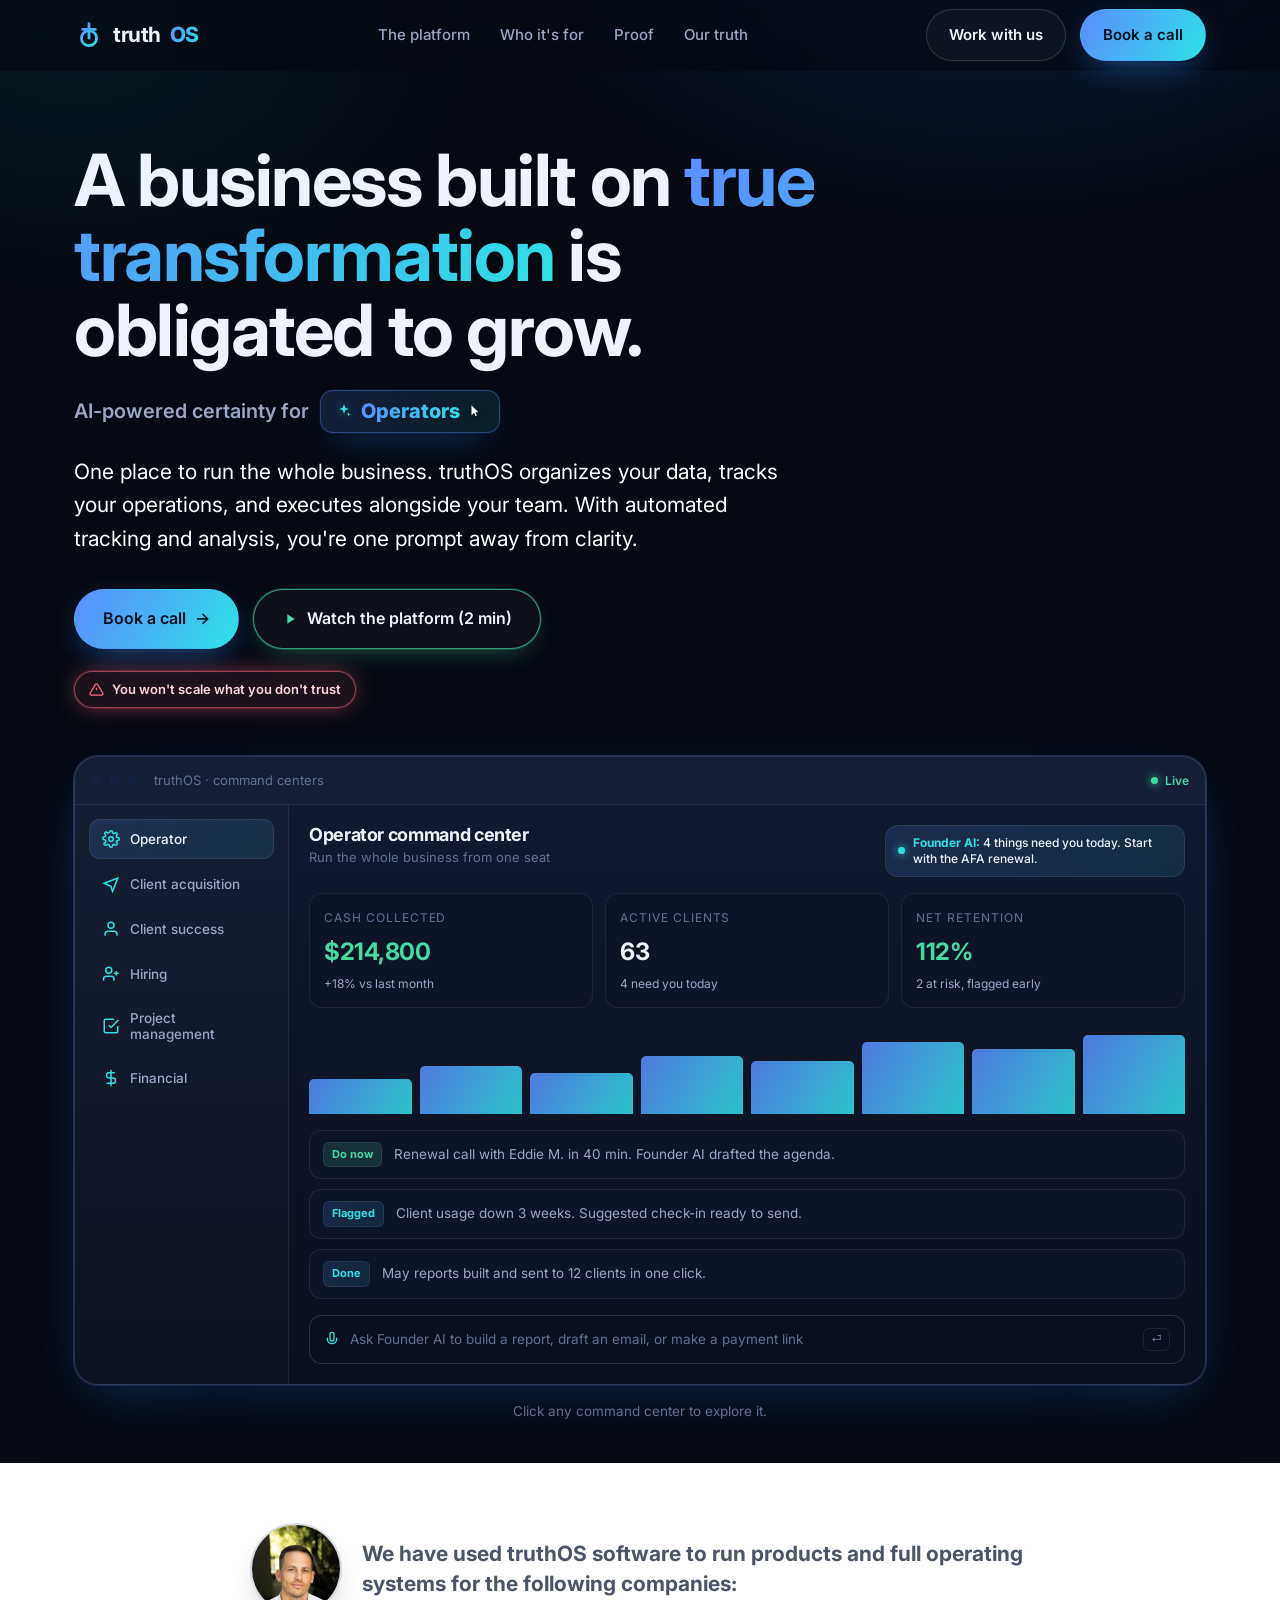
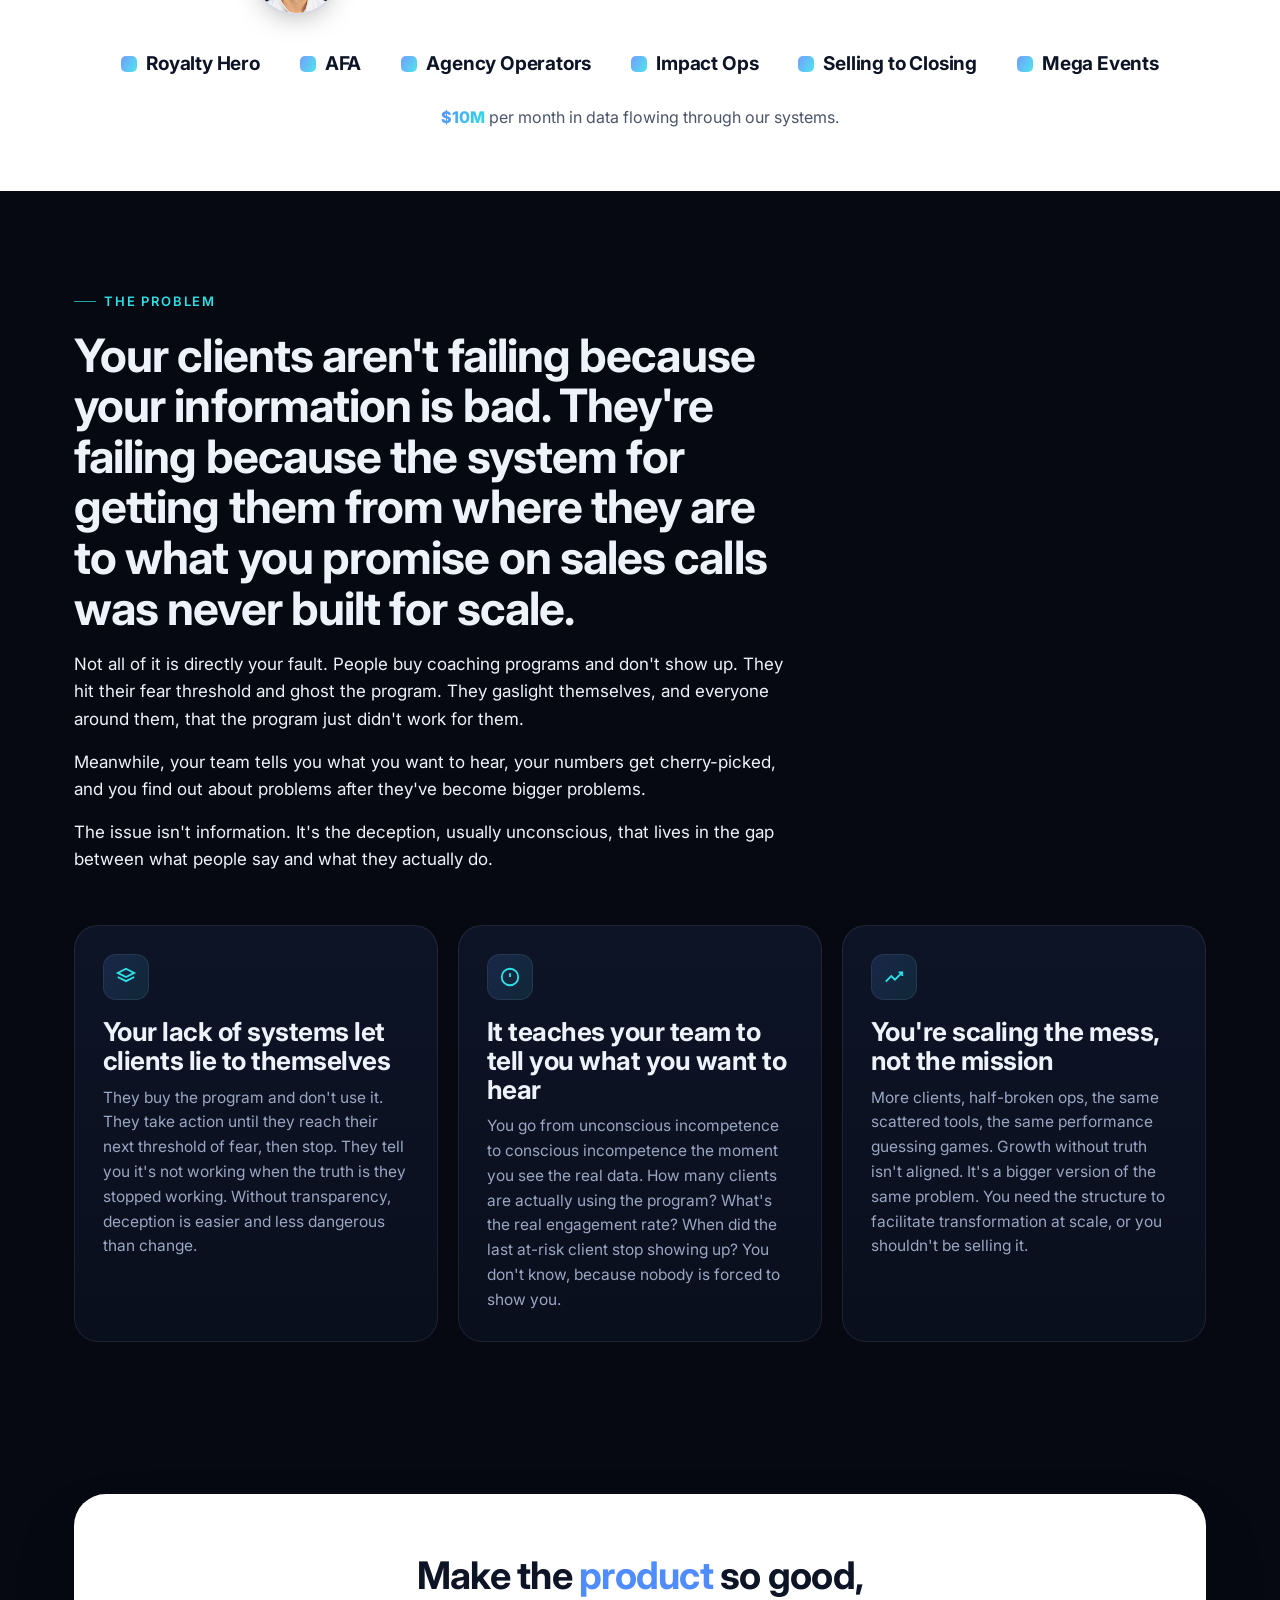
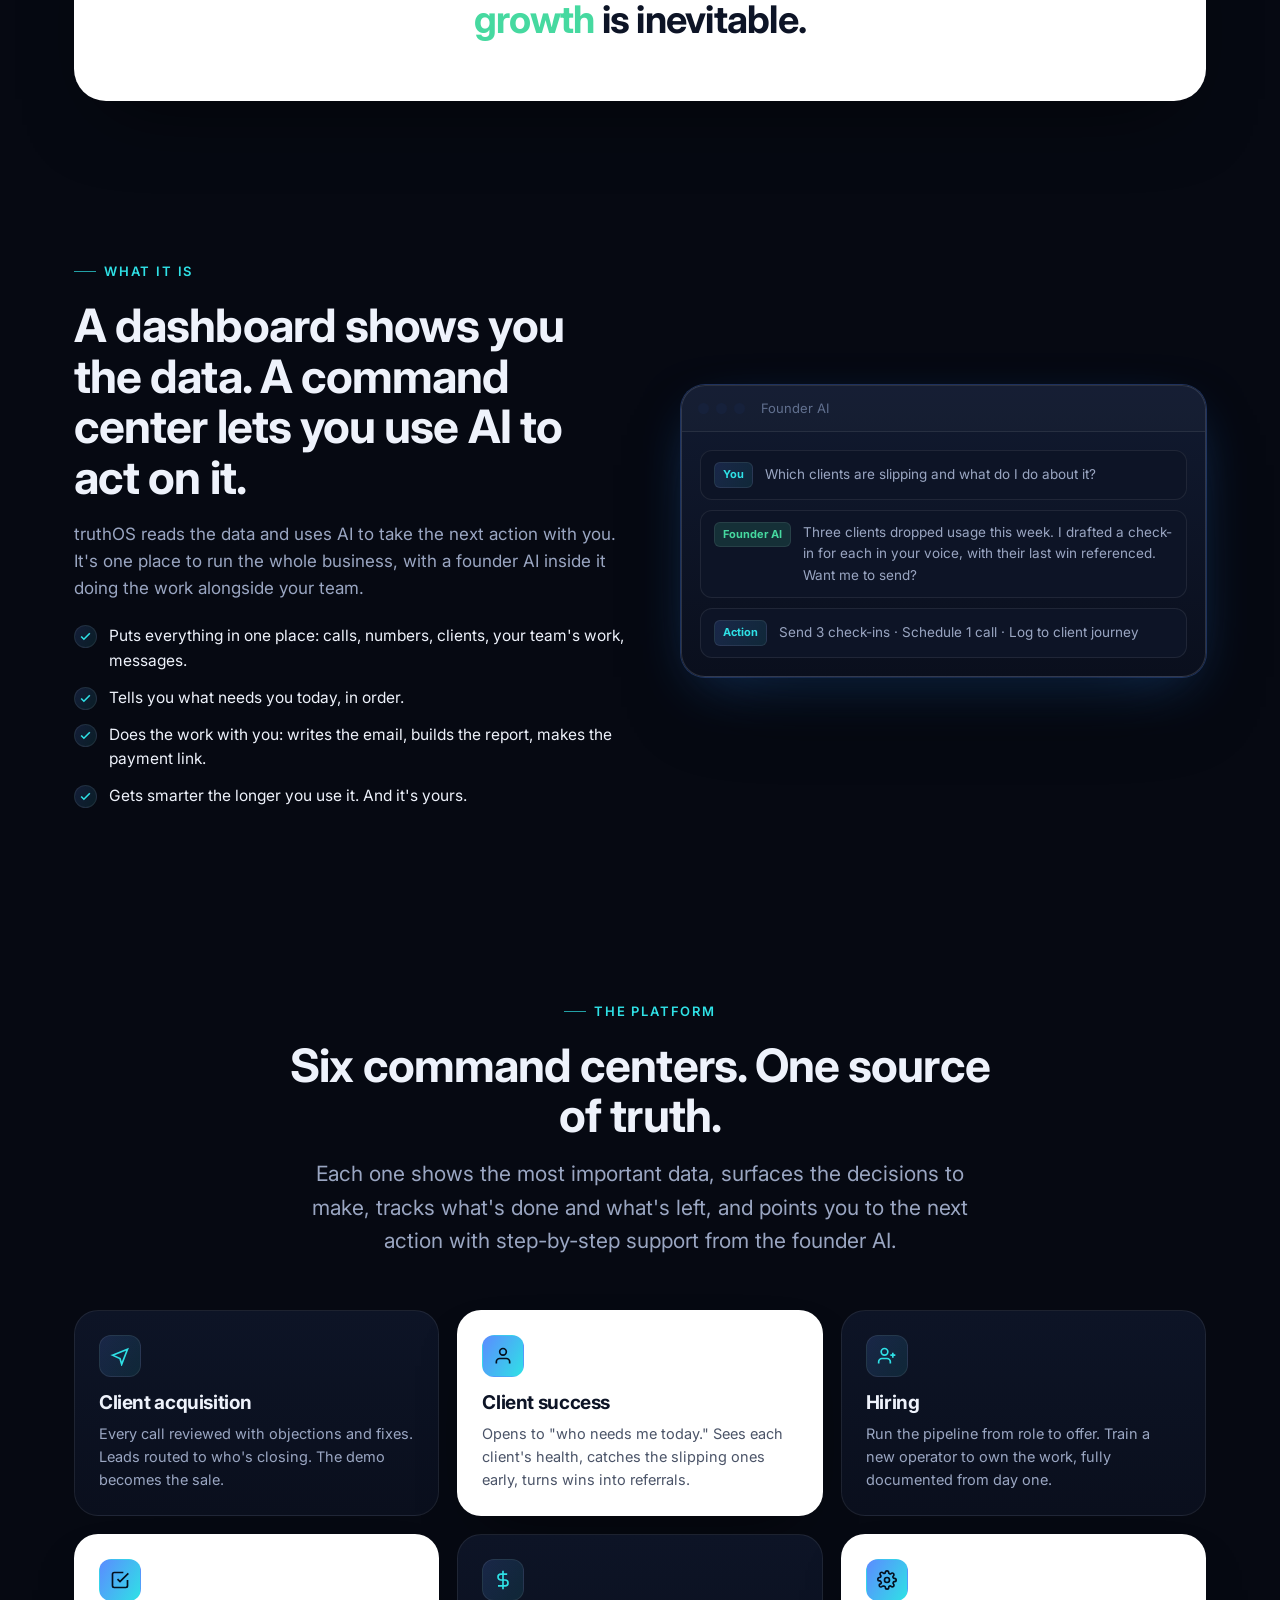
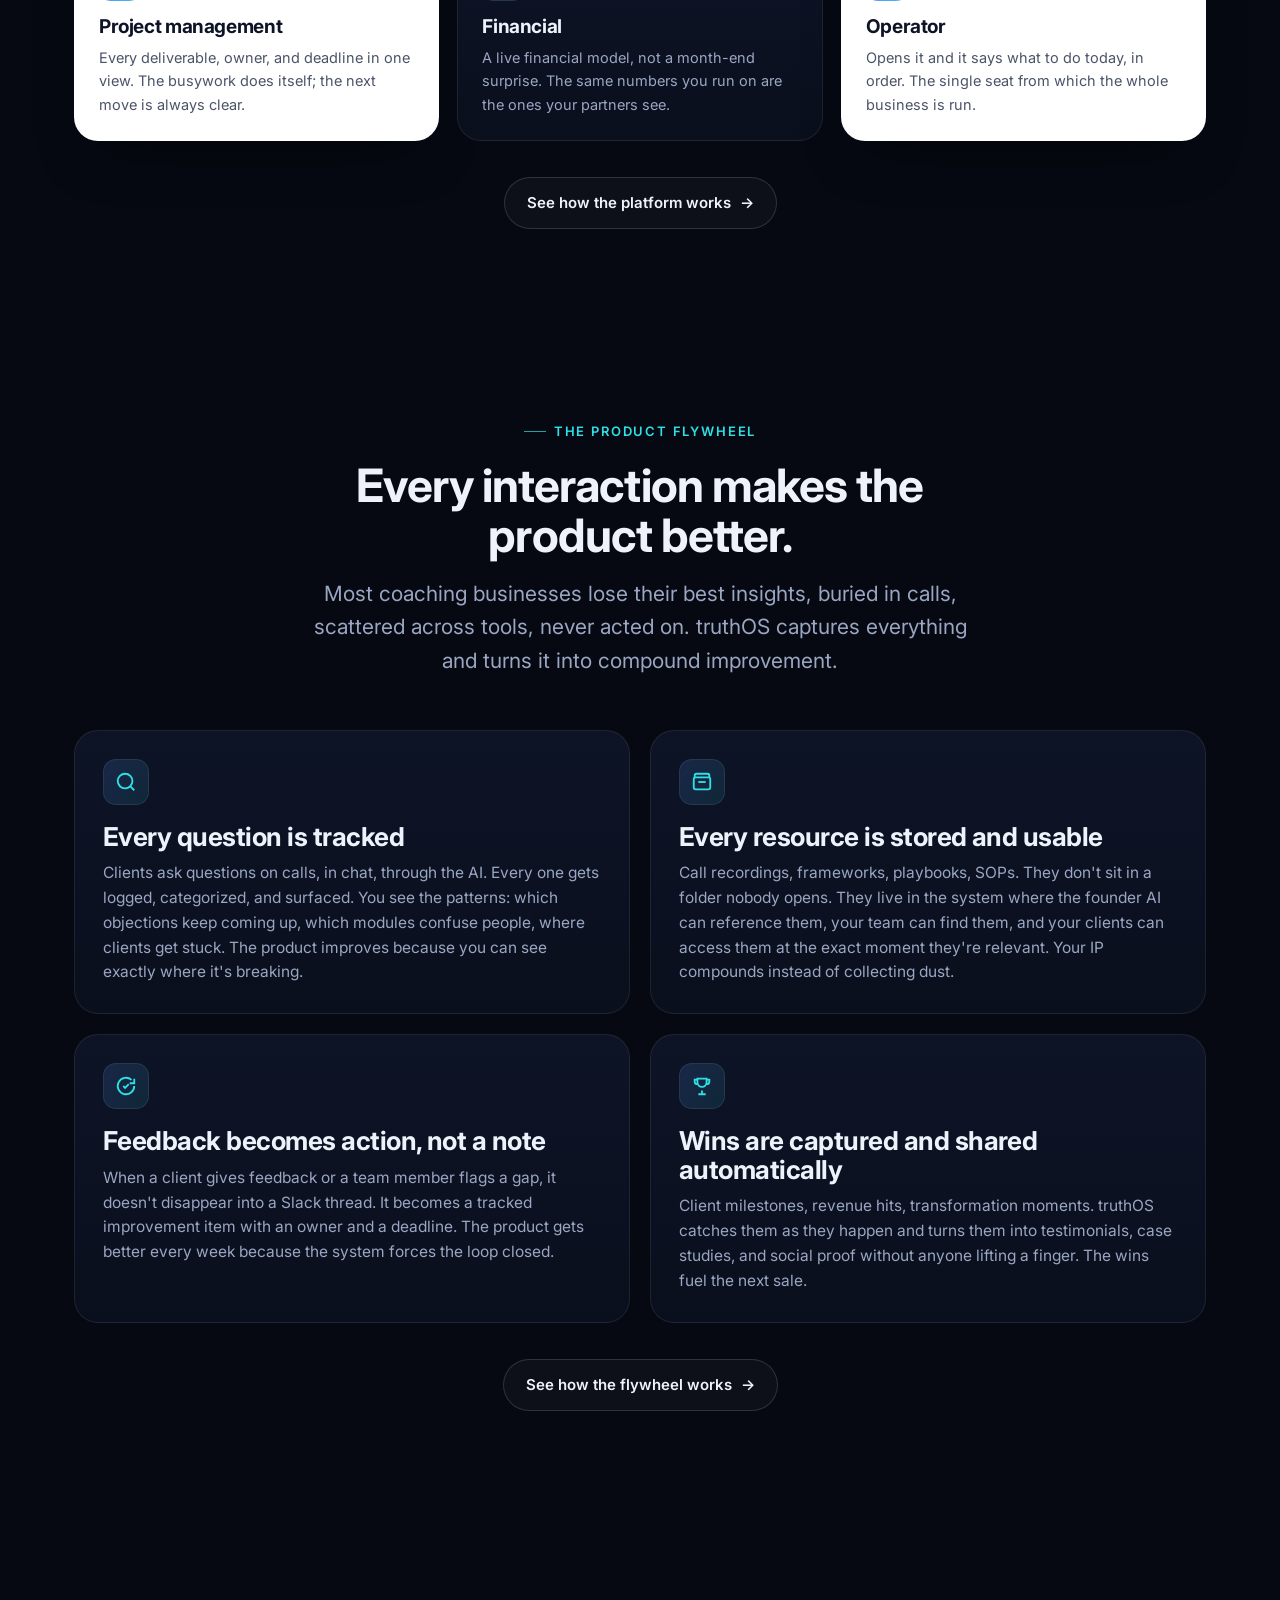
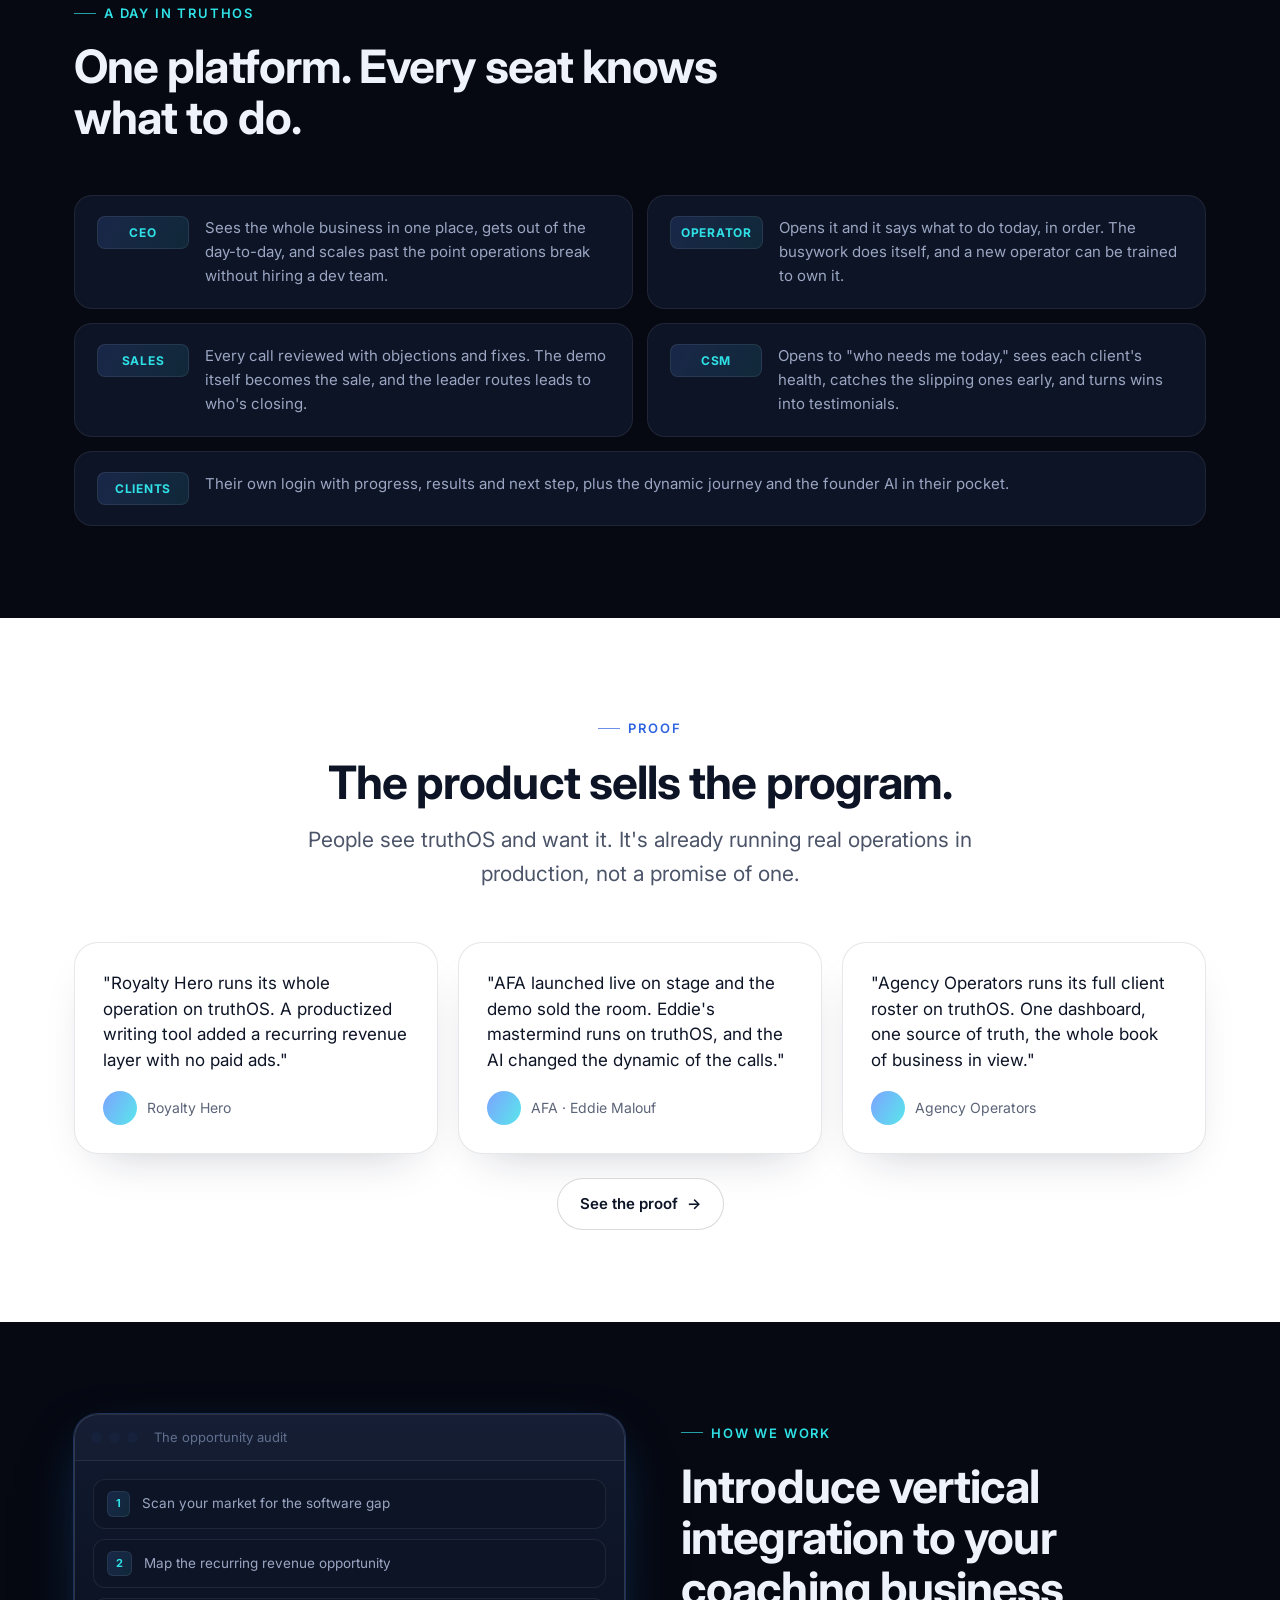
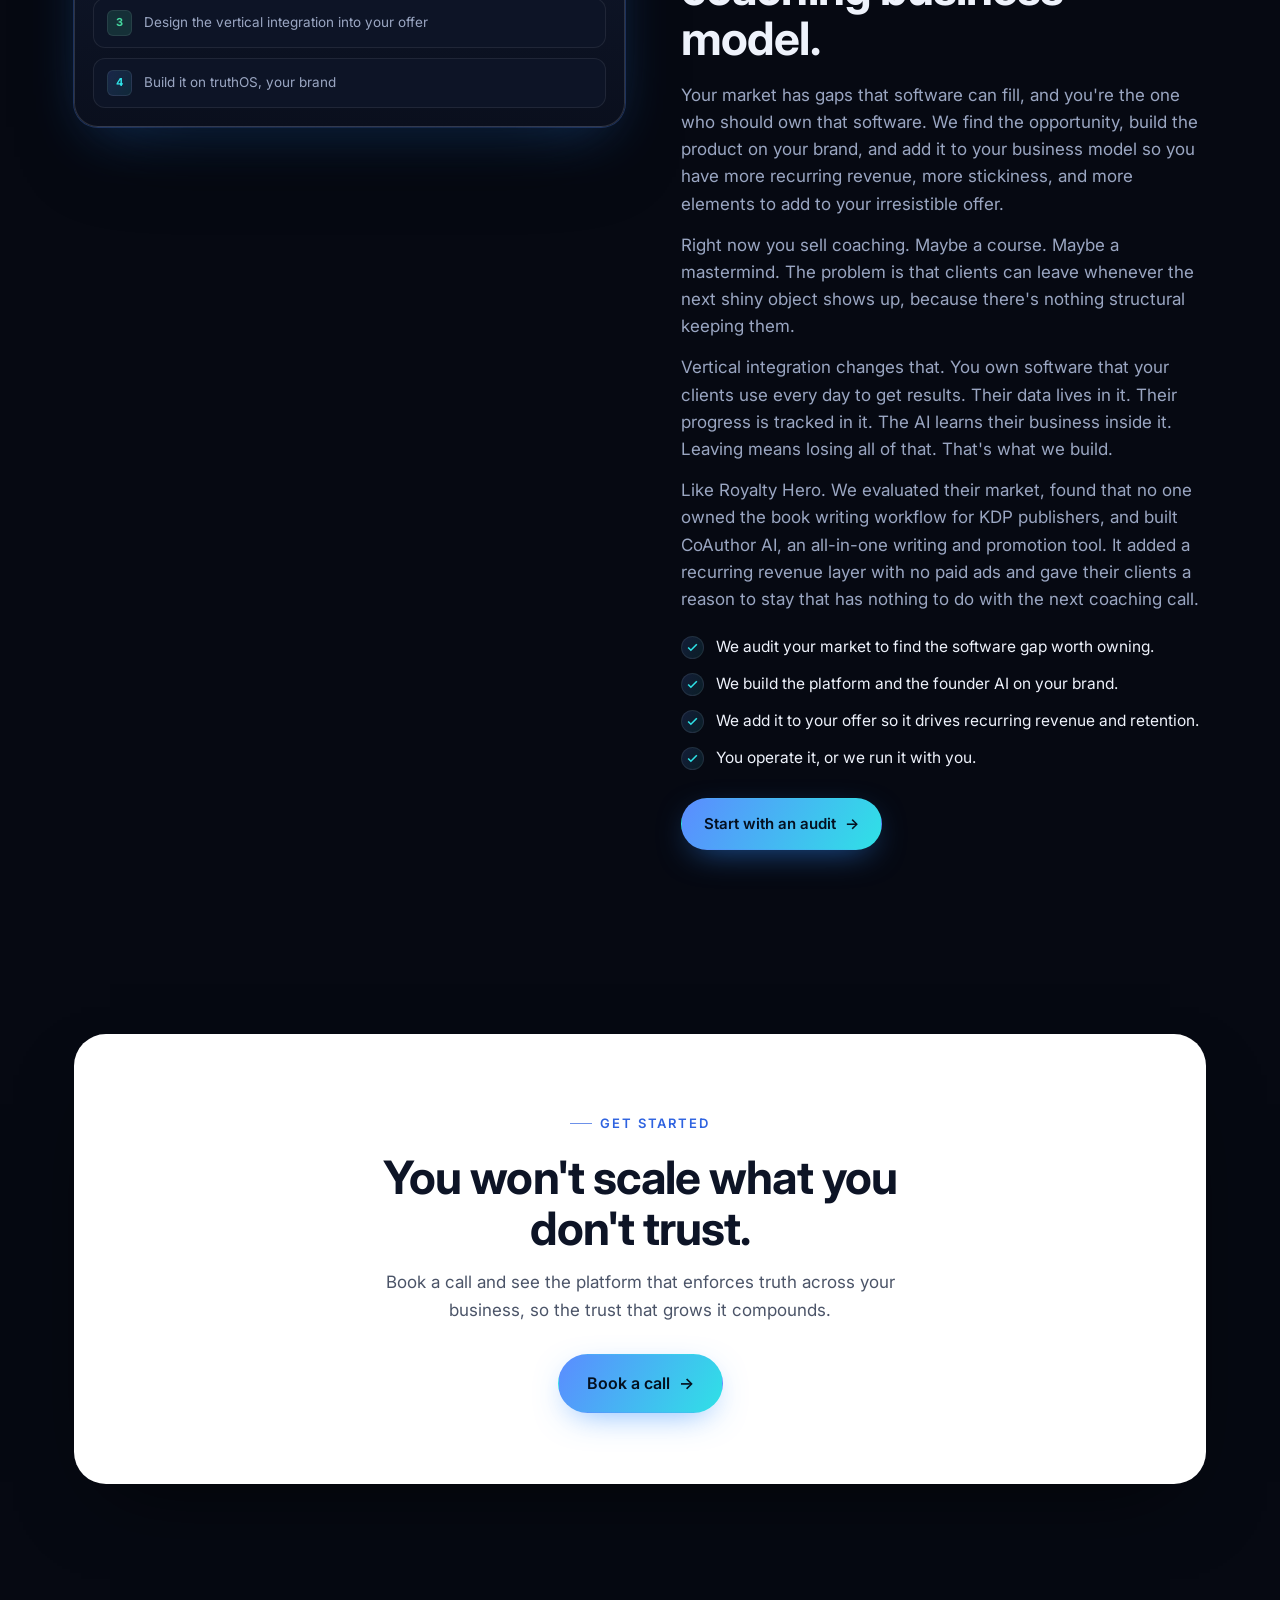
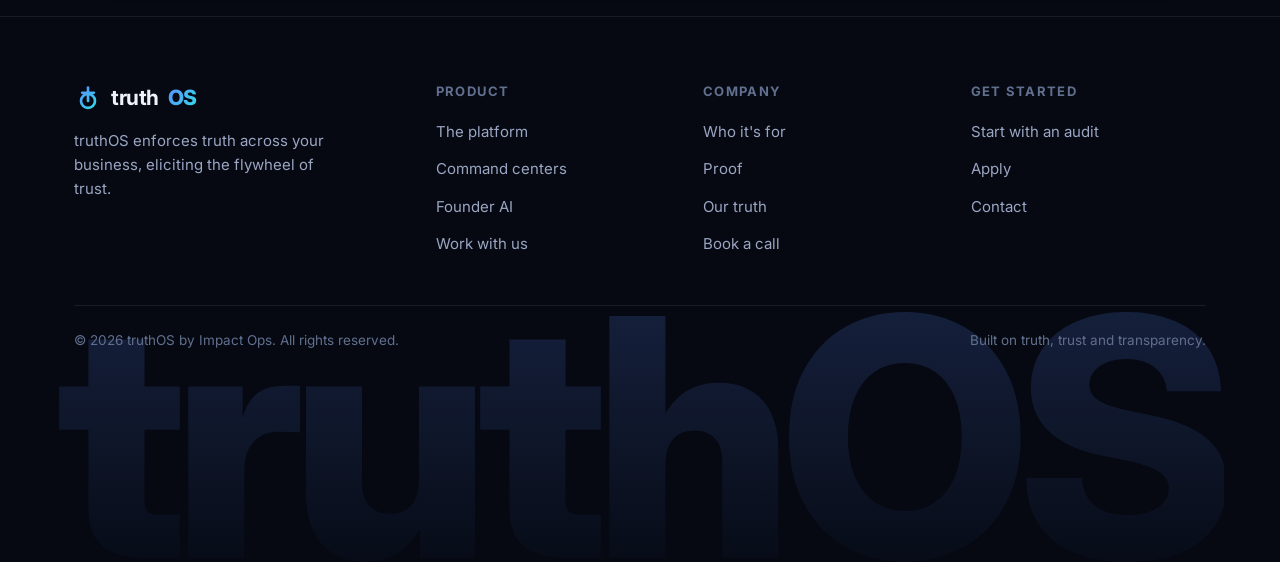
<file: website/index.html>
<!DOCTYPE html>
<html lang="en">
<head>
  <meta charset="UTF-8" />
  <meta name="viewport" content="width=device-width, initial-scale=1.0" />
  <title>truthOS · built on truth, trust and transparency</title>
  <meta name="description" content="One place to run your coaching or agency business, with AI that helps you run it. truthOS enforces truth across your business, eliciting the flywheel of trust." />
  <link rel="preconnect" href="https://fonts.googleapis.com" />
  <link rel="preconnect" href="https://fonts.gstatic.com" crossorigin />
  <link href="https://fonts.googleapis.com/css2?family=Inter:wght@400;500;600;700;800&display=swap" rel="stylesheet" />
  <link rel="stylesheet" href="styles.css" />
</head>
<body>

  <!-- ===== NAV ===== -->
  <header class="nav">
    <div class="wrap nav-inner">
      <a class="brand" href="index.html"><img src="assets/logo.svg" class="brand-mark" alt="" />truth<b class="gradient-text">OS</b></a>
      <nav class="nav-links">
        <a href="platform.html">The platform</a>
        <a href="who-its-for.html">Who it's for</a>
        <a href="proof.html">Proof</a>
        <a href="about.html">Our truth</a>
      </nav>
      <div class="nav-cta">
        <a class="btn btn-ghost" href="pricing.html">Work with us</a>
        <a class="btn btn-primary" href="book-a-call.html">Book a call</a>
        <button class="nav-toggle" aria-label="Menu">
          <svg viewBox="0 0 24 24" fill="none" stroke="currentColor" stroke-width="2"><path d="M3 6h18M3 12h18M3 18h18"/></svg>
        </button>
      </div>
    </div>
  </header>

  <main>

    <!-- ===== HERO ===== -->
    <section class="hero">
      <div class="wrap">
        <h1>A business built on <span class="gradient-text">true transformation</span> is obligated to grow.</h1>
        <p class="hero-bridge"><span>AI-powered certainty for</span>
          <a class="role-chip" href="#demo" aria-label="Explore the live demo">
            <svg class="ai-spark" viewBox="0 0 24 24" fill="currentColor" aria-hidden="true"><path d="M12 2l1.9 5.1L19 9l-5.1 1.9L12 16l-1.9-5.1L5 9l5.1-1.9z"/><path d="M19 14l.8 2.2L22 17l-2.2.8L19 20l-.8-2.2L16 17l2.2-.8z"/></svg>
            <span class="rotator" data-words="CEOs,Operators,Revenue leaders,Product teams,Coaches,Visionaries,Creators,Entrepreneurs">CEOs</span>
            <svg class="cursor-ico" viewBox="0 0 24 24" fill="currentColor" aria-hidden="true"><path d="M4 2L4 18L8 14L10.5 19.5L12.7 18.4L10.2 13L15 13Z"/></svg>
          </a>
        </p>
        <p class="lead" style="color:#ffffff;">One place to run the whole business. truthOS organizes your data, tracks your operations, and executes alongside your team. With automated tracking and analysis, you're one prompt away from clarity.</p>
        <div class="hero-cta">
          <a class="btn btn-primary btn-lg" href="book-a-call.html">Book a call <span class="arrow">&rarr;</span></a>
          <!-- TODO: link "Watch the platform" to the 2-min platform video once it exists -->
          <a class="btn btn-ghost btn-lg btn-watch" href="#">
            <svg width="16" height="16" viewBox="0 0 24 24" fill="currentColor" aria-hidden="true"><path d="M8 5v14l11-7z"/></svg>
            Watch the platform (2 min)
          </a>
        </div>
        <p class="hero-note">
          <span class="pill pill-warning"><svg class="warn-ico" viewBox="0 0 24 24" fill="none" stroke="currentColor" stroke-width="2" aria-hidden="true"><path d="M10.3 3.9 1.8 18a2 2 0 0 0 1.7 3h17a2 2 0 0 0 1.7-3L13.7 3.9a2 2 0 0 0-3.4 0z"/><path d="M12 9v4M12 17h.01"/></svg> You won't scale what you don't trust</span>
        </p>
      </div>
    </section>

    <!-- ===== INTERACTIVE COMMAND-CENTER CONSOLE ===== -->
    <section id="demo" style="padding-bottom: 40px; scroll-margin-top: 84px;">
      <div class="wrap reveal">
        <div class="console">
          <div class="console-bar">
            <span class="dots"><i></i><i></i><i></i></span>
            <span class="title">truthOS &middot; command centers</span>
            <span class="live"><span class="led"></span> Live</span>
          </div>
          <div class="console-grid">
            <aside class="console-side">
              <button class="cc-btn active" data-cc="operator">
                <svg class="gi" viewBox="0 0 24 24" fill="none" stroke="currentColor" stroke-width="2"><circle cx="12" cy="12" r="3"/><path d="M19.4 15a1.65 1.65 0 0 0 .33 1.82l.06.06a2 2 0 1 1-2.83 2.83l-.06-.06a1.65 1.65 0 0 0-2.82 1.17V21a2 2 0 0 1-4 0v-.09A1.65 1.65 0 0 0 8 19.4a1.65 1.65 0 0 0-1.82.33l-.06.06a2 2 0 1 1-2.83-2.83l.06-.06A1.65 1.65 0 0 0 4.6 14a1.65 1.65 0 0 0-1.51-1H3a2 2 0 0 1 0-4h.09A1.65 1.65 0 0 0 4.6 8a1.65 1.65 0 0 0-.33-1.82l-.06-.06a2 2 0 1 1 2.83-2.83l.06.06A1.65 1.65 0 0 0 10 3.09V3a2 2 0 0 1 4 0v.09a1.65 1.65 0 0 0 2.82 1.17l.06-.06a2 2 0 1 1 2.83 2.83l-.06.06A1.65 1.65 0 0 0 20.91 10H21a2 2 0 0 1 0 4h-.09a1.65 1.65 0 0 0-1.51 1z"/></svg>
                Operator
              </button>
              <button class="cc-btn" data-cc="acquisition">
                <svg class="gi" viewBox="0 0 24 24" fill="none" stroke="currentColor" stroke-width="2"><path d="M3 11l18-7-7 18-2-7-9-4z"/></svg>
                Client acquisition
              </button>
              <button class="cc-btn" data-cc="success">
                <svg class="gi" viewBox="0 0 24 24" fill="none" stroke="currentColor" stroke-width="2"><path d="M20 21v-2a4 4 0 0 0-4-4H8a4 4 0 0 0-4 4v2"/><circle cx="12" cy="7" r="4"/></svg>
                Client success
              </button>
              <button class="cc-btn" data-cc="hiring">
                <svg class="gi" viewBox="0 0 24 24" fill="none" stroke="currentColor" stroke-width="2"><path d="M16 21v-2a4 4 0 0 0-4-4H6a4 4 0 0 0-4 4v2"/><circle cx="9" cy="7" r="4"/><path d="M19 8v6M22 11h-6"/></svg>
                Hiring
              </button>
              <button class="cc-btn" data-cc="projects">
                <svg class="gi" viewBox="0 0 24 24" fill="none" stroke="currentColor" stroke-width="2"><path d="M9 11l3 3L22 4"/><path d="M21 12v7a2 2 0 0 1-2 2H5a2 2 0 0 1-2-2V5a2 2 0 0 1 2-2h11"/></svg>
                Project management
              </button>
              <button class="cc-btn" data-cc="financial">
                <svg class="gi" viewBox="0 0 24 24" fill="none" stroke="currentColor" stroke-width="2"><path d="M12 1v22"/><path d="M17 5H9.5a3.5 3.5 0 0 0 0 7h5a3.5 3.5 0 0 1 0 7H6"/></svg>
                Financial
              </button>
            </aside>

            <div class="console-main">
              <!-- Operator -->
              <div class="cc-panel active" data-cc="operator">
                <div class="cc-head">
                  <div><h4>Operator command center</h4><div class="sub">Run the whole business from one seat</div></div>
                  <div class="ai-chip"><span class="d"></span> <span><b>Founder AI:</b> 4 things need you today. Start with the AFA renewal.</span></div>
                </div>
                <div class="stat-row">
                  <div class="stat-box"><div class="k">Cash collected</div><div class="v up">$214,800</div><div class="tiny">+18% vs last month</div></div>
                  <div class="stat-box"><div class="k">Active clients</div><div class="v">63</div><div class="tiny">4 need you today</div></div>
                  <div class="stat-box"><div class="k">Net retention</div><div class="v up">112%</div><div class="tiny">2 at risk, flagged early</div></div>
                </div>
                <div class="bars"><span class="b" style="height:42%"></span><span class="b" style="height:58%"></span><span class="b" style="height:50%"></span><span class="b" style="height:71%"></span><span class="b" style="height:64%"></span><span class="b" style="height:88%"></span><span class="b" style="height:79%"></span><span class="b" style="height:96%"></span></div>
                <div class="feed" style="margin-top:16px">
                  <div class="row"><span class="badge now">Do now</span><span class="grow">Renewal call with Eddie M. in 40 min. Founder AI drafted the agenda.</span></div>
                  <div class="row"><span class="badge">Flagged</span><span class="grow">Client usage down 3 weeks. Suggested check-in ready to send.</span></div>
                  <div class="row"><span class="badge">Done</span><span class="grow">May reports built and sent to 12 clients in one click.</span></div>
                </div>
                <div class="console-ask"><svg viewBox="0 0 24 24" fill="none" stroke="currentColor" stroke-width="2"><path d="M12 2a3 3 0 0 0-3 3v7a3 3 0 0 0 6 0V5a3 3 0 0 0-3-3z"/><path d="M19 10v2a7 7 0 0 1-14 0v-2"/></svg> Ask Founder AI to build a report, draft an email, or make a payment link <span class="k">&#9166;</span></div>
              </div>

              <!-- Client acquisition -->
              <div class="cc-panel" data-cc="acquisition">
                <div class="cc-head">
                  <div><h4>Client acquisition</h4><div class="sub">Turn calls into closes</div></div>
                  <div class="ai-chip"><span class="d"></span> <span><b>Founder AI:</b> The pricing objection came up in 4 of 6 calls this week. Here's the pattern and a revised handle.</span></div>
                </div>
                <div class="stat-row">
                  <div class="stat-box"><div class="k">Calls this week</div><div class="v">34</div><div class="tiny">all reviewed</div></div>
                  <div class="stat-box"><div class="k">Close rate</div><div class="v up">41%</div><div class="tiny">up from 24%</div></div>
                  <div class="stat-box"><div class="k">Objections flagged</div><div class="v">3</div><div class="tiny">pricing, timing, competitor</div></div>
                </div>
                <div class="feed">
                  <div class="row"><span class="badge now">Do now</span><span class="grow">Review Jake's call from Tuesday. Founder AI flagged a missed close opportunity.</span></div>
                  <div class="row"><span class="badge">Done</span><span class="grow">8 call summaries auto-generated, synced to CRM and sent to closers for feedback.</span></div>
                </div>
                <div class="console-ask"><svg viewBox="0 0 24 24" fill="none" stroke="currentColor" stroke-width="2"><path d="M21 15a2 2 0 0 1-2 2H7l-4 4V5a2 2 0 0 1 2-2h14a2 2 0 0 1 2 2z"/></svg> Ask Founder AI to review a call or build a follow-up sequence <span class="k">&#9166;</span></div>
              </div>

              <!-- Client success -->
              <div class="cc-panel" data-cc="success">
                <div class="cc-head">
                  <div><h4>Client success</h4><div class="sub">Know who needs you today</div></div>
                  <div class="ai-chip"><span class="d"></span> <span><b>Founder AI:</b> Sarah hasn't logged in for 18 days. On her last call she said she was "overwhelmed." I drafted a check-in referencing her Week 2 win.</span></div>
                </div>
                <div class="stat-row">
                  <div class="stat-box"><div class="k">Needing attention</div><div class="v">4</div><div class="tiny">today</div></div>
                  <div class="stat-box"><div class="k">At risk</div><div class="v">2</div><div class="tiny">usage down 3+ weeks</div></div>
                  <div class="stat-box"><div class="k">Ready for upsell</div><div class="v up">2</div><div class="tiny">hitting their goals</div></div>
                </div>
                <div class="feed">
                  <div class="row"><span class="badge now">Do now</span><span class="grow">Send check-in to Sarah. Review Marco's milestone for a case study.</span></div>
                  <div class="row"><span class="badge">Flagged</span><span class="grow">2 clients haven't completed onboarding steps.</span></div>
                  <div class="row"><span class="badge">Testimonial</span><span class="grow">1 client hit a milestone this week, ready for a testimonial.</span></div>
                </div>
                <div class="console-ask"><svg viewBox="0 0 24 24" fill="none" stroke="currentColor" stroke-width="2"><path d="M20 21v-2a4 4 0 0 0-4-4H8a4 4 0 0 0-4 4v2"/><circle cx="12" cy="7" r="4"/></svg> Ask Founder AI who needs attention and why <span class="k">&#9166;</span></div>
              </div>

              <!-- Hiring -->
              <div class="cc-panel" data-cc="hiring">
                <div class="cc-head">
                  <div><h4>Hiring</h4><div class="sub">Place trained operators</div></div>
                  <div class="ai-chip"><span class="d"></span> <span><b>Founder AI:</b> 3 candidates passed the assignment. Top score: 92.</span></div>
                </div>
                <div class="stat-row">
                  <div class="stat-box"><div class="k">Open roles</div><div class="v">2</div><div class="tiny">operator, CSM</div></div>
                  <div class="stat-box"><div class="k">In pipeline</div><div class="v">14</div><div class="tiny">5 in final stage</div></div>
                  <div class="stat-box"><div class="k">Avg score</div><div class="v up">78</div><div class="tiny">on the assignment</div></div>
                </div>
                <div class="feed">
                  <div class="row"><span class="badge now">Do now</span><span class="grow">Final interview for the operator role at 4pm.</span></div>
                  <div class="row"><span class="badge">Scored</span><span class="grow">Assignment graded: 92. Recommend advancing.</span></div>
                  <div class="row"><span class="badge">Ready</span><span class="grow">Onboarding doc generated, fully documented to own the seat.</span></div>
                </div>
                <div class="console-ask"><svg viewBox="0 0 24 24" fill="none" stroke="currentColor" stroke-width="2"><path d="M16 21v-2a4 4 0 0 0-4-4H6a4 4 0 0 0-4 4v2"/><circle cx="9" cy="7" r="4"/></svg> Ask Founder AI to draft a role or score an assignment <span class="k">&#9166;</span></div>
              </div>

              <!-- Project management -->
              <div class="cc-panel" data-cc="projects">
                <div class="cc-head">
                  <div><h4>Project management</h4><div class="sub">Every deliverable, owner and deadline</div></div>
                  <div class="ai-chip"><span class="d"></span> <span><b>Founder AI:</b> 2 builds at risk of slipping. Rebalance suggested.</span></div>
                </div>
                <div class="stat-row">
                  <div class="stat-box"><div class="k">On track</div><div class="v up">18</div><div class="tiny">of 22 active</div></div>
                  <div class="stat-box"><div class="k">At risk</div><div class="v">2</div><div class="tiny">flagged early</div></div>
                  <div class="stat-box"><div class="k">Shipped</div><div class="v up">11</div><div class="tiny">this week</div></div>
                </div>
                <div class="feed">
                  <div class="row"><span class="badge now">Do now</span><span class="grow">Eddie portal build: design review due today.</span></div>
                  <div class="row"><span class="badge">Blocked</span><span class="grow">Waiting on brand assets. Reminder drafted to the client.</span></div>
                  <div class="row"><span class="badge">Shipped</span><span class="grow">CoAuthor v2 released to Royalty Hero.</span></div>
                </div>
                <div class="console-ask"><svg viewBox="0 0 24 24" fill="none" stroke="currentColor" stroke-width="2"><path d="M9 11l3 3L22 4"/><path d="M21 12v7a2 2 0 0 1-2 2H5a2 2 0 0 1-2-2V5a2 2 0 0 1 2-2h11"/></svg> Ask Founder AI to rebalance the week or chase a blocker <span class="k">&#9166;</span></div>
              </div>

              <!-- Financial -->
              <div class="cc-panel" data-cc="financial">
                <div class="cc-head">
                  <div><h4>Financial command center</h4><div class="sub">A live model, not a month-end surprise</div></div>
                  <div class="ai-chip"><span class="d"></span> <span><b>Founder AI:</b> Revenue is tracking 12% above forecast. Two renewals are due this week.</span></div>
                </div>
                <div class="stat-row">
                  <div class="stat-box"><div class="k">MRR</div><div class="v up">$264,200</div><div class="tiny">+12% vs forecast</div></div>
                  <div class="stat-box"><div class="k">Cash collected</div><div class="v up">$414,800</div><div class="tiny">this month</div></div>
                  <div class="stat-box"><div class="k">Receivables</div><div class="v">$18,400</div><div class="tiny">3 invoices 7+ days</div></div>
                </div>
                <div class="bars"><span class="b" style="height:55%"></span><span class="b" style="height:60%"></span><span class="b" style="height:58%"></span><span class="b" style="height:69%"></span><span class="b" style="height:74%"></span><span class="b" style="height:82%"></span><span class="b" style="height:90%"></span><span class="b" style="height:97%"></span></div>
                <div class="feed" style="margin-top:16px">
                  <div class="row"><span class="badge now">Do now</span><span class="grow">Send Eddie's renewal proposal (drafted).</span></div>
                  <div class="row"><span class="badge">Done</span><span class="grow">May P&amp;L built and shared with partners.</span></div>
                </div>
                <div class="console-ask"><svg viewBox="0 0 24 24" fill="none" stroke="currentColor" stroke-width="2"><path d="M3 3v18h18"/><path d="M7 14l4-4 3 3 5-6"/></svg> Ask Founder AI what the numbers mean and what to do <span class="k">&#9166;</span></div>
              </div>
            </div>
          </div>
        </div>
        <p class="faint center" style="margin-top:16px; font-size:13.5px">Click any command center to explore it.</p>
      </div>
    </section>

    <!-- ===== CURRENT PARTNERS ===== -->
    <section class="section-sm section-light">
      <div class="wrap center">
        <div class="founder-quote">
          <img class="founder-photo" src="assets/founder.jpg" alt="Jordan Armstrong, founder of Impact Ops" />
          <p class="founder-says">We have used truthOS software to run products and full operating systems for the following companies:</p>
        </div>
        <div class="logos">
          <span class="logo"><span class="mk"></span> Royalty Hero</span>
          <span class="logo"><span class="mk"></span> AFA</span>
          <span class="logo"><span class="mk"></span> Agency Operators</span>
          <span class="logo"><span class="mk"></span> Impact Ops</span>
          <span class="logo"><span class="mk"></span> Selling to Closing</span>
          <span class="logo"><span class="mk"></span> Mega Events</span>
        </div>
        <!-- CONFIRM figure before publishing: see website/README.md -->
        <p class="muted" style="margin-top:26px; font-size:16px;"><b class="gradient-text" style="font-weight:800;">$10M</b> per month in data flowing through our systems.</p>
      </div>
    </section>

    <!-- ===== THE PROBLEM ===== -->
    <section class="section">
      <div class="wrap">
        <div class="section-head maxw-760">
          <span class="eyebrow">The problem</span>
          <h2>Your clients aren't failing because your information is bad. They're failing because the system for getting them from where they are to what you promise on sales calls was never built for scale.</h2>
          <p style="margin-top:18px">Not all of it is directly your fault. People buy coaching programs and don't show up. They hit their fear threshold and ghost the program. They gaslight themselves, and everyone around them, that the program just didn't work for them.</p>
          <p>Meanwhile, your team tells you what you want to hear, your numbers get cherry-picked, and you find out about problems after they've become bigger problems.</p>
          <p>The issue isn't information. It's the deception, usually unconscious, that lives in the gap between what people say and what they actually do.</p>
        </div>
        <div class="grid grid-3">
          <div class="card reveal">
            <div class="ico"><svg viewBox="0 0 24 24" fill="none" stroke="currentColor" stroke-width="2"><path d="M12 3l9 4.5-9 4.5-9-4.5L12 3z"/><path d="M3 12l9 4.5 9-4.5"/></svg></div>
            <h3>Your lack of systems let clients lie to themselves</h3>
            <p>They buy the program and don't use it. They take action until they reach their next threshold of fear, then stop. They tell you it's not working when the truth is they stopped working. Without transparency, deception is easier and less dangerous than change.</p>
          </div>
          <div class="card reveal">
            <div class="ico"><svg viewBox="0 0 24 24" fill="none" stroke="currentColor" stroke-width="2"><circle cx="12" cy="12" r="9"/><path d="M12 8v4M12 16h.01"/></svg></div>
            <h3>It teaches your team to tell you what you want to hear</h3>
            <p>You go from unconscious incompetence to conscious incompetence the moment you see the real data. How many clients are actually using the program? What's the real engagement rate? When did the last at-risk client stop showing up? You don't know, because nobody is forced to show you.</p>
          </div>
          <div class="card reveal">
            <div class="ico"><svg viewBox="0 0 24 24" fill="none" stroke="currentColor" stroke-width="2"><path d="M3 17l6-6 4 4 8-8"/><path d="M17 7h4v4"/></svg></div>
            <h3>You're scaling the mess, not the mission</h3>
            <p>More clients, half-broken ops, the same scattered tools, the same performance guessing games. Growth without truth isn't aligned. It's a bigger version of the same problem. You need the structure to facilitate transformation at scale, or you shouldn't be selling it.</p>
          </div>
        </div>
      </div>
    </section>

    <!-- ===== THE SHIFT ===== -->
    <section class="section-sm">
      <div class="wrap">
        <div class="statement reveal invert">
          <p>Make the <span style="color:var(--blue)">product</span> so good, <span style="color:var(--good)">growth</span> is inevitable.</p>
        </div>
      </div>
    </section>

    <!-- ===== WHAT IT IS ===== -->
    <section class="section">
      <div class="wrap">
        <div class="split">
          <div class="split-text">
            <span class="eyebrow">What it is</span>
            <h2>A dashboard shows you the data. A command center lets you use AI to act on it.</h2>
            <p>truthOS reads the data and uses AI to take the next action with you. It's one place to run the whole business, with a founder AI inside it doing the work alongside your team.</p>
            <ul class="checklist">
              <li><span class="ck"><svg viewBox="0 0 24 24" fill="none" stroke="currentColor" stroke-width="3"><path d="M20 6L9 17l-5-5"/></svg></span> Puts everything in one place: calls, numbers, clients, your team's work, messages.</li>
              <li><span class="ck"><svg viewBox="0 0 24 24" fill="none" stroke="currentColor" stroke-width="3"><path d="M20 6L9 17l-5-5"/></svg></span> Tells you what needs you today, in order.</li>
              <li><span class="ck"><svg viewBox="0 0 24 24" fill="none" stroke="currentColor" stroke-width="3"><path d="M20 6L9 17l-5-5"/></svg></span> Does the work with you: writes the email, builds the report, makes the payment link.</li>
              <li><span class="ck"><svg viewBox="0 0 24 24" fill="none" stroke="currentColor" stroke-width="3"><path d="M20 6L9 17l-5-5"/></svg></span> Gets smarter the longer you use it. And it's yours.</li>
            </ul>
          </div>
          <div class="reveal">
            <div class="mock">
              <div class="mock-bar"><span class="dots"><i></i><i></i><i></i></span><span class="title">Founder AI</span></div>
              <div class="mock-body">
                <div class="feed">
                  <div class="row"><span class="badge">You</span><span class="grow">Which clients are slipping and what do I do about it?</span></div>
                  <div class="row" style="align-items:flex-start"><span class="badge now">Founder AI</span><span class="grow">Three clients dropped usage this week. I drafted a check-in for each in your voice, with their last win referenced. Want me to send?</span></div>
                  <div class="row"><span class="badge">Action</span><span class="grow">Send 3 check-ins &middot; Schedule 1 call &middot; Log to client journey</span></div>
                </div>
              </div>
            </div>
          </div>
        </div>
      </div>
    </section>

    <!-- ===== SIX COMMAND CENTERS ===== -->
    <section class="section">
      <div class="wrap">
        <div class="section-head center mx-auto">
          <span class="eyebrow">The platform</span>
          <h2>Six command centers. One source of truth.</h2>
          <p class="lead mx-auto maxw-680">Each one shows the most important data, surfaces the decisions to make, tracks what's done and what's left, and points you to the next action with step-by-step support from the founder AI.</p>
        </div>
        <div class="cc-grid">
          <div class="cc reveal">
            <div class="ic"><svg viewBox="0 0 24 24" fill="none" stroke="currentColor" stroke-width="2"><path d="M3 11l18-7-7 18-2-7-9-4z"/></svg></div>
            <h3>Client acquisition</h3>
            <p>Every call reviewed with objections and fixes. Leads routed to who's closing. The demo becomes the sale.</p>
          </div>
          <div class="cc reveal">
            <div class="ic"><svg viewBox="0 0 24 24" fill="none" stroke="currentColor" stroke-width="2"><path d="M20 21v-2a4 4 0 0 0-4-4H8a4 4 0 0 0-4 4v2"/><circle cx="12" cy="7" r="4"/></svg></div>
            <h3>Client success</h3>
            <p>Opens to "who needs me today." Sees each client's health, catches the slipping ones early, turns wins into referrals.</p>
          </div>
          <div class="cc reveal">
            <div class="ic"><svg viewBox="0 0 24 24" fill="none" stroke="currentColor" stroke-width="2"><path d="M16 21v-2a4 4 0 0 0-4-4H6a4 4 0 0 0-4 4v2"/><circle cx="9" cy="7" r="4"/><path d="M19 8v6M22 11h-6"/></svg></div>
            <h3>Hiring</h3>
            <p>Run the pipeline from role to offer. Train a new operator to own the work, fully documented from day one.</p>
          </div>
          <div class="cc reveal">
            <div class="ic"><svg viewBox="0 0 24 24" fill="none" stroke="currentColor" stroke-width="2"><path d="M9 11l3 3L22 4"/><path d="M21 12v7a2 2 0 0 1-2 2H5a2 2 0 0 1-2-2V5a2 2 0 0 1 2-2h11"/></svg></div>
            <h3>Project management</h3>
            <p>Every deliverable, owner, and deadline in one view. The busywork does itself; the next move is always clear.</p>
          </div>
          <div class="cc reveal">
            <div class="ic"><svg viewBox="0 0 24 24" fill="none" stroke="currentColor" stroke-width="2"><path d="M12 1v22"/><path d="M17 5H9.5a3.5 3.5 0 0 0 0 7h5a3.5 3.5 0 0 1 0 7H6"/></svg></div>
            <h3>Financial</h3>
            <p>A live financial model, not a month-end surprise. The same numbers you run on are the ones your partners see.</p>
          </div>
          <div class="cc reveal">
            <div class="ic"><svg viewBox="0 0 24 24" fill="none" stroke="currentColor" stroke-width="2"><circle cx="12" cy="12" r="3"/><path d="M19.4 15a1.65 1.65 0 0 0 .33 1.82l.06.06a2 2 0 1 1-2.83 2.83l-.06-.06a1.65 1.65 0 0 0-2.82 1.17V21a2 2 0 0 1-4 0v-.09A1.65 1.65 0 0 0 8 19.4a1.65 1.65 0 0 0-1.82.33l-.06.06a2 2 0 1 1-2.83-2.83l.06-.06A1.65 1.65 0 0 0 4.6 14a1.65 1.65 0 0 0-1.51-1H3a2 2 0 0 1 0-4h.09A1.65 1.65 0 0 0 4.6 8a1.65 1.65 0 0 0-.33-1.82l-.06-.06a2 2 0 1 1 2.83-2.83l.06.06A1.65 1.65 0 0 0 10 3.09V3a2 2 0 0 1 4 0v.09a1.65 1.65 0 0 0 2.82 1.17l.06-.06a2 2 0 1 1 2.83 2.83l-.06.06A1.65 1.65 0 0 0 20.91 10H21a2 2 0 0 1 0 4h-.09a1.65 1.65 0 0 0-1.51 1z"/></svg></div>
            <h3>Operator</h3>
            <p>Opens it and it says what to do today, in order. The single seat from which the whole business is run.</p>
          </div>
        </div>
        <div class="center" style="margin-top:36px">
          <a class="btn btn-ghost" href="platform.html">See how the platform works <span class="arrow">&rarr;</span></a>
        </div>
      </div>
    </section>

    <!-- ===== THE PRODUCT FLYWHEEL ===== -->
    <section class="section">
      <div class="wrap">
        <div class="section-head center mx-auto">
          <span class="eyebrow">The product flywheel</span>
          <h2>Every interaction makes the product better.</h2>
          <p class="lead mx-auto maxw-680">Most coaching businesses lose their best insights, buried in calls, scattered across tools, never acted on. truthOS captures everything and turns it into compound improvement.</p>
        </div>
        <div class="grid grid-2">
          <div class="card reveal">
            <div class="ico"><svg viewBox="0 0 24 24" fill="none" stroke="currentColor" stroke-width="2"><circle cx="11" cy="11" r="8"/><path d="M21 21l-4.3-4.3"/></svg></div>
            <h3>Every question is tracked</h3>
            <p>Clients ask questions on calls, in chat, through the AI. Every one gets logged, categorized, and surfaced. You see the patterns: which objections keep coming up, which modules confuse people, where clients get stuck. The product improves because you can see exactly where it's breaking.</p>
          </div>
          <div class="card reveal">
            <div class="ico"><svg viewBox="0 0 24 24" fill="none" stroke="currentColor" stroke-width="2"><path d="M4 7V5a2 2 0 0 1 2-2h12a2 2 0 0 1 2 2v2"/><rect x="3" y="7" width="18" height="13" rx="2"/><path d="M8 12h8"/></svg></div>
            <h3>Every resource is stored and usable</h3>
            <p>Call recordings, frameworks, playbooks, SOPs. They don't sit in a folder nobody opens. They live in the system where the founder AI can reference them, your team can find them, and your clients can access them at the exact moment they're relevant. Your IP compounds instead of collecting dust.</p>
          </div>
          <div class="card reveal">
            <div class="ico"><svg viewBox="0 0 24 24" fill="none" stroke="currentColor" stroke-width="2"><path d="M21 12a9 9 0 1 1-3-6.7"/><path d="M21 4v5h-5"/><path d="M9 12l2 2 4-4"/></svg></div>
            <h3>Feedback becomes action, not a note</h3>
            <p>When a client gives feedback or a team member flags a gap, it doesn't disappear into a Slack thread. It becomes a tracked improvement item with an owner and a deadline. The product gets better every week because the system forces the loop closed.</p>
          </div>
          <div class="card reveal">
            <div class="ico"><svg viewBox="0 0 24 24" fill="none" stroke="currentColor" stroke-width="2"><path d="M8 21h8M12 17v4M7 4h10v4a5 5 0 0 1-10 0z"/><path d="M17 5h3v2a3 3 0 0 1-3 3M7 5H4v2a3 3 0 0 0 3 3"/></svg></div>
            <h3>Wins are captured and shared automatically</h3>
            <p>Client milestones, revenue hits, transformation moments. truthOS catches them as they happen and turns them into testimonials, case studies, and social proof without anyone lifting a finger. The wins fuel the next sale.</p>
          </div>
        </div>
        <div class="center" style="margin-top:36px">
          <a class="btn btn-ghost" href="platform.html">See how the flywheel works <span class="arrow">&rarr;</span></a>
        </div>
      </div>
    </section>

    <!-- ===== BY ROLE ===== -->
    <section class="section">
      <div class="wrap">
        <div class="section-head">
          <span class="eyebrow">A day in truthOS</span>
          <h2>One platform. Every seat knows what to do.</h2>
        </div>
        <div class="roles">
          <div class="role reveal"><span class="tag">CEO</span><p>Sees the whole business in one place, gets out of the day-to-day, and scales past the point operations break without hiring a dev team.</p></div>
          <div class="role reveal"><span class="tag">Operator</span><p>Opens it and it says what to do today, in order. The busywork does itself, and a new operator can be trained to own it.</p></div>
          <div class="role reveal"><span class="tag">Sales</span><p>Every call reviewed with objections and fixes. The demo itself becomes the sale, and the leader routes leads to who's closing.</p></div>
          <div class="role reveal"><span class="tag">CSM</span><p>Opens to "who needs me today," sees each client's health, catches the slipping ones early, and turns wins into testimonials.</p></div>
          <div class="role reveal" style="grid-column:1 / -1"><span class="tag">Clients</span><p>Their own login with progress, results and next step, plus the dynamic journey and the founder AI in their pocket.</p></div>
        </div>
      </div>
    </section>

    <!-- ===== PROOF ===== -->
    <section class="section section-light">
      <div class="wrap">
        <div class="section-head center mx-auto">
          <span class="eyebrow">Proof</span>
          <h2>The product sells the program.</h2>
          <p class="lead mx-auto maxw-680">People see truthOS and want it. It's already running real operations in production, not a promise of one.</p>
        </div>
        <div class="grid grid-3" style="margin-bottom:24px">
          <div class="quote reveal">
            <p>"Royalty Hero runs its whole operation on truthOS. A productized writing tool added a recurring revenue layer with no paid ads."</p>
            <div class="by"><span class="av"></span> Royalty Hero</div>
          </div>
          <div class="quote reveal">
            <p>"AFA launched live on stage and the demo sold the room. Eddie's mastermind runs on truthOS, and the AI changed the dynamic of the calls."</p>
            <div class="by"><span class="av"></span> AFA &middot; Eddie Malouf</div>
          </div>
          <div class="quote reveal">
            <p>"Agency Operators runs its full client roster on truthOS. One dashboard, one source of truth, the whole book of business in view."</p>
            <div class="by"><span class="av"></span> Agency Operators</div>
          </div>
        </div>
        <div class="center">
          <a class="btn btn-ghost" href="proof.html">See the proof <span class="arrow">&rarr;</span></a>
        </div>
      </div>
    </section>

    <!-- ===== HOW WE WORK (vertical integration) ===== -->
    <section class="section">
      <div class="wrap">
        <div class="split rev" style="align-items:flex-start">
          <div class="split-text">
            <span class="eyebrow">How we work</span>
            <h2>Introduce vertical integration to your coaching business model.</h2>
            <p>Your market has gaps that software can fill, and you're the one who should own that software. We find the opportunity, build the product on your brand, and add it to your business model so you have more recurring revenue, more stickiness, and more elements to add to your irresistible offer.</p>
            <p>Right now you sell coaching. Maybe a course. Maybe a mastermind. The problem is that clients can leave whenever the next shiny object shows up, because there's nothing structural keeping them.</p>
            <p>Vertical integration changes that. You own software that your clients use every day to get results. Their data lives in it. Their progress is tracked in it. The AI learns their business inside it. Leaving means losing all of that. That's what we build.</p>
            <p>Like Royalty Hero. We evaluated their market, found that no one owned the book writing workflow for KDP publishers, and built CoAuthor AI, an all-in-one writing and promotion tool. It added a recurring revenue layer with no paid ads and gave their clients a reason to stay that has nothing to do with the next coaching call.</p>
            <ul class="checklist">
              <li><span class="ck"><svg viewBox="0 0 24 24" fill="none" stroke="currentColor" stroke-width="3"><path d="M20 6L9 17l-5-5"/></svg></span> We audit your market to find the software gap worth owning.</li>
              <li><span class="ck"><svg viewBox="0 0 24 24" fill="none" stroke="currentColor" stroke-width="3"><path d="M20 6L9 17l-5-5"/></svg></span> We build the platform and the founder AI on your brand.</li>
              <li><span class="ck"><svg viewBox="0 0 24 24" fill="none" stroke="currentColor" stroke-width="3"><path d="M20 6L9 17l-5-5"/></svg></span> We add it to your offer so it drives recurring revenue and retention.</li>
              <li><span class="ck"><svg viewBox="0 0 24 24" fill="none" stroke="currentColor" stroke-width="3"><path d="M20 6L9 17l-5-5"/></svg></span> You operate it, or we run it with you.</li>
            </ul>
            <div style="margin-top:28px"><a class="btn btn-primary" href="pricing.html">Start with an audit <span class="arrow">&rarr;</span></a></div>
          </div>
          <div class="reveal">
            <div class="mock">
              <div class="mock-bar"><span class="dots"><i></i><i></i><i></i></span><span class="title">The opportunity audit</span></div>
              <div class="mock-body">
                <div class="feed">
                  <div class="row"><span class="badge">1</span><span class="grow">Scan your market for the software gap</span></div>
                  <div class="row"><span class="badge">2</span><span class="grow">Map the recurring revenue opportunity</span></div>
                  <div class="row now"><span class="badge now">3</span><span class="grow">Design the vertical integration into your offer</span></div>
                  <div class="row"><span class="badge">4</span><span class="grow">Build it on truthOS, your brand</span></div>
                </div>
              </div>
            </div>
          </div>
        </div>
      </div>
    </section>

    <!-- ===== FINAL CTA ===== -->
    <section class="section">
      <div class="wrap">
        <div class="cta-band reveal invert">
          <span class="eyebrow" style="justify-content:center">Get started</span>
          <h2>You won't scale what you don't trust.</h2>
          <p>Book a call and see the platform that enforces truth across your business, so the trust that grows it compounds.</p>
          <a class="btn btn-primary btn-lg" href="book-a-call.html">Book a call <span class="arrow">&rarr;</span></a>
        </div>
      </div>
    </section>

  </main>

  <!-- ===== FOOTER ===== -->
  <footer class="footer">
    <div class="wrap">
      <div class="footer-top">
        <div>
          <a class="brand" href="index.html"><img src="assets/logo.svg" class="brand-mark" alt="" />truth<b class="gradient-text">OS</b></a>
          <p class="blurb">truthOS enforces truth across your business, eliciting the flywheel of trust.</p>
        </div>
        <div>
          <h5>Product</h5>
          <ul>
            <li><a href="platform.html">The platform</a></li>
            <li><a href="platform.html#command-centers">Command centers</a></li>
            <li><a href="platform.html#founder-ai">Founder AI</a></li>
            <li><a href="pricing.html">Work with us</a></li>
          </ul>
        </div>
        <div>
          <h5>Company</h5>
          <ul>
            <li><a href="who-its-for.html">Who it's for</a></li>
            <li><a href="proof.html">Proof</a></li>
            <li><a href="about.html">Our truth</a></li>
            <li><a href="book-a-call.html">Book a call</a></li>
          </ul>
        </div>
        <div>
          <h5>Get started</h5>
          <ul>
            <li><a href="pricing.html">Start with an audit</a></li>
            <li><a href="book-a-call.html">Apply</a></li>
            <li><a href="mailto:hello@truthos.io">Contact</a></li>
          </ul>
        </div>
      </div>
      <div class="footer-bot">
        <span>&copy; <span data-year>2026</span> truthOS by Impact Ops. All rights reserved.</span>
        <span>Built on truth, trust and transparency.</span>
      </div>
    </div>
  </footer>

  <script src="script.js"></script>
</body>
</html>
</file>
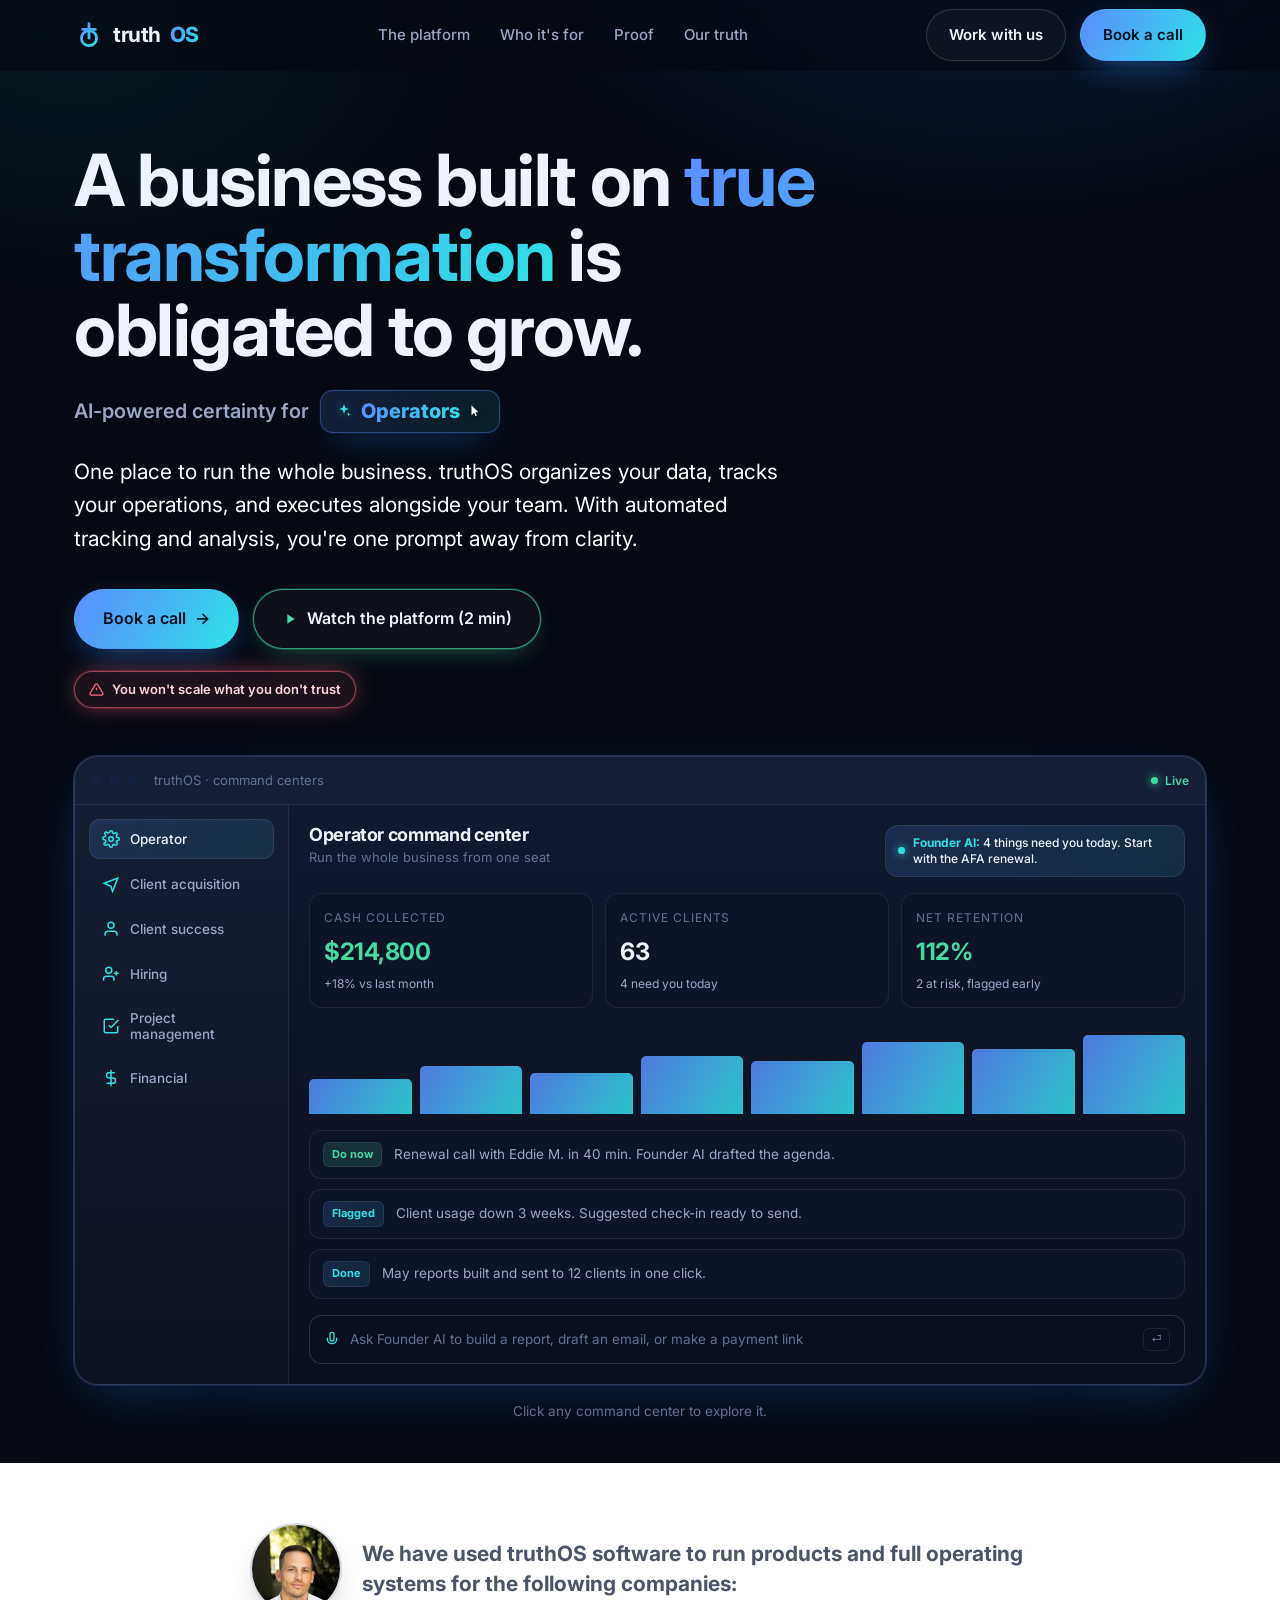
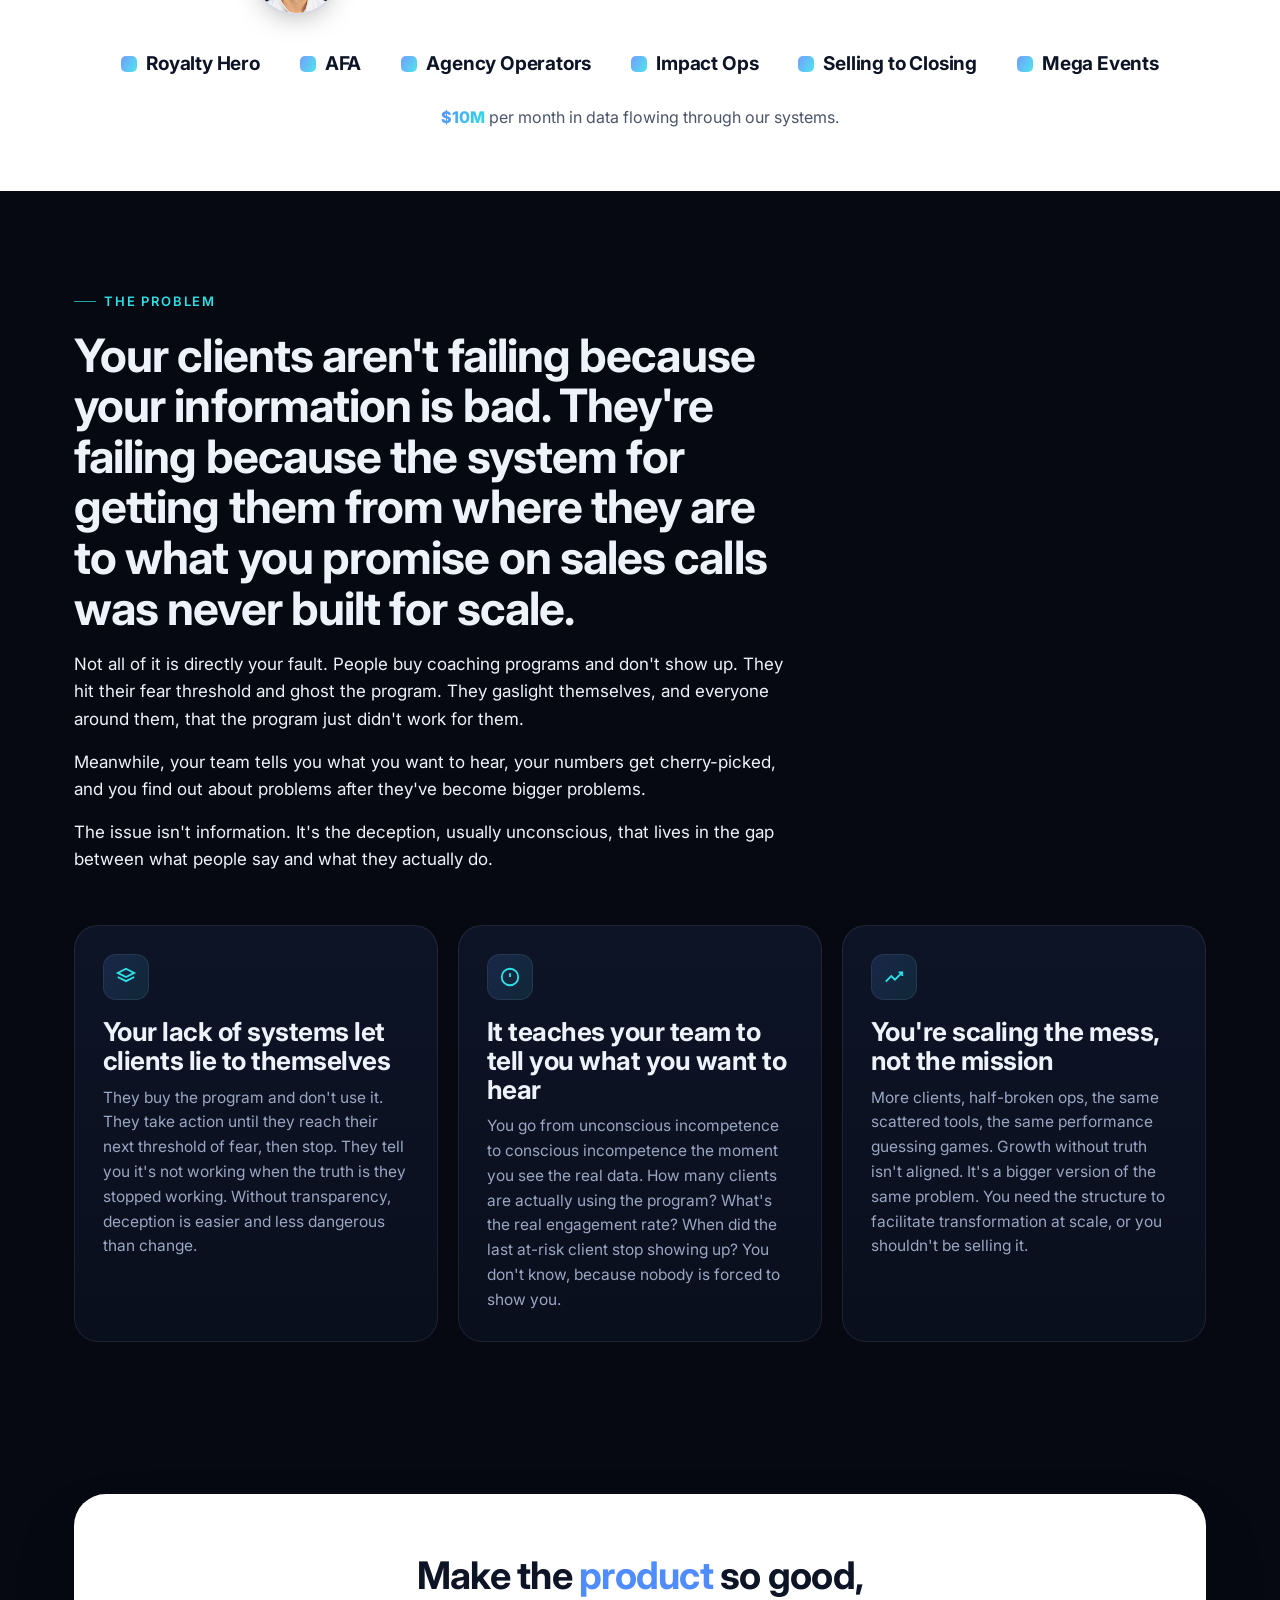
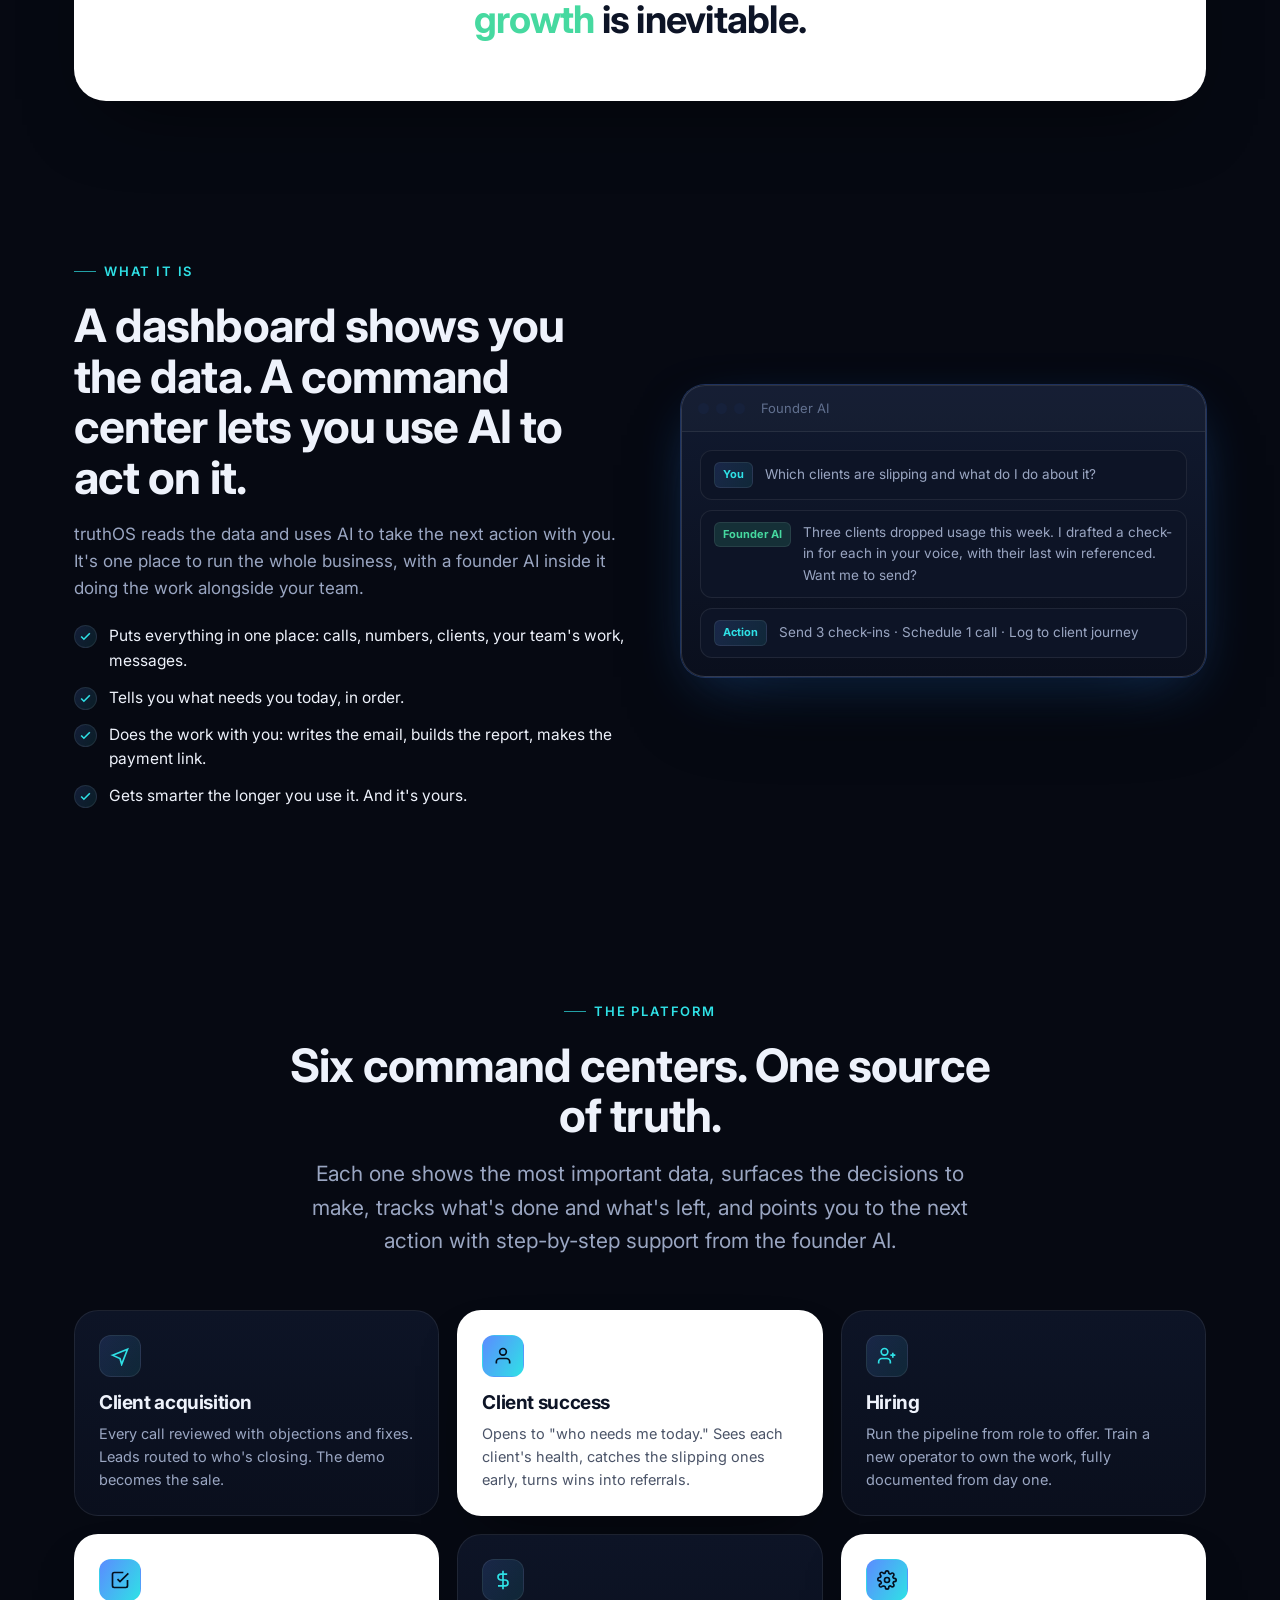
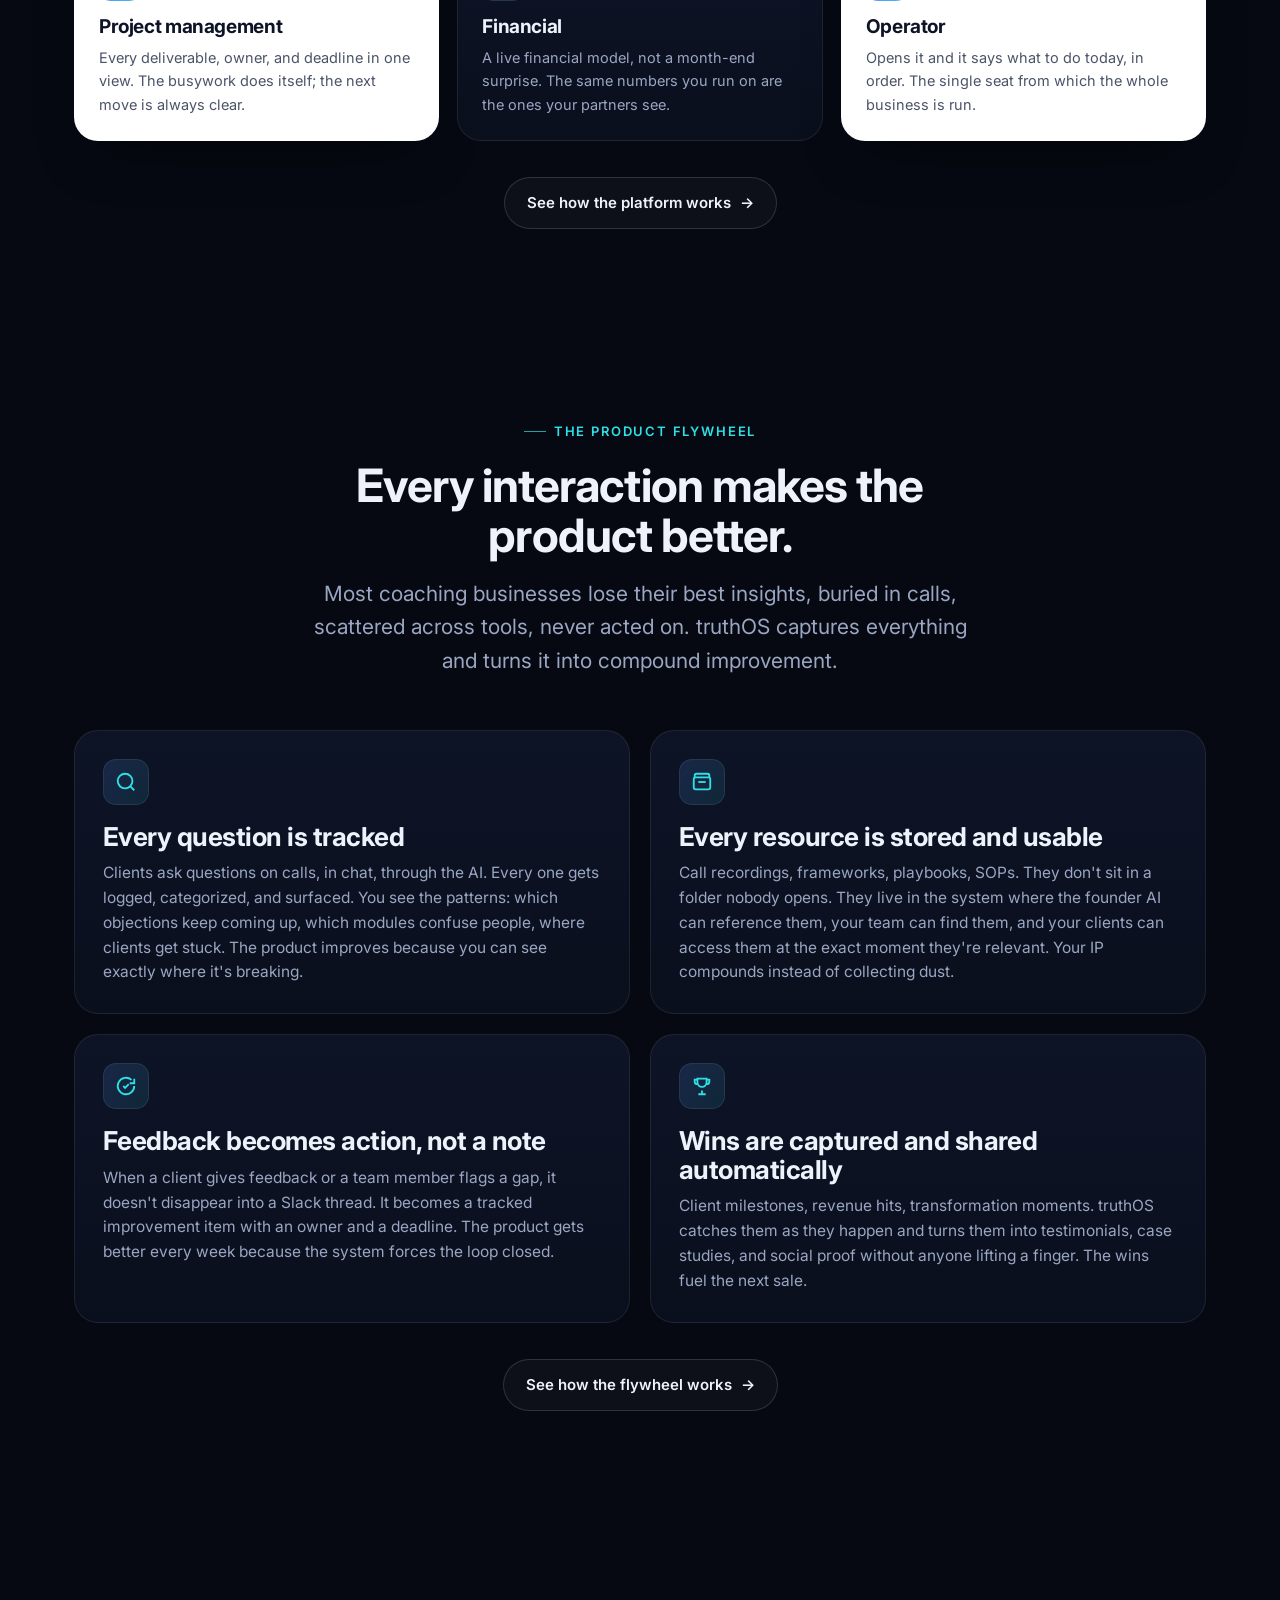
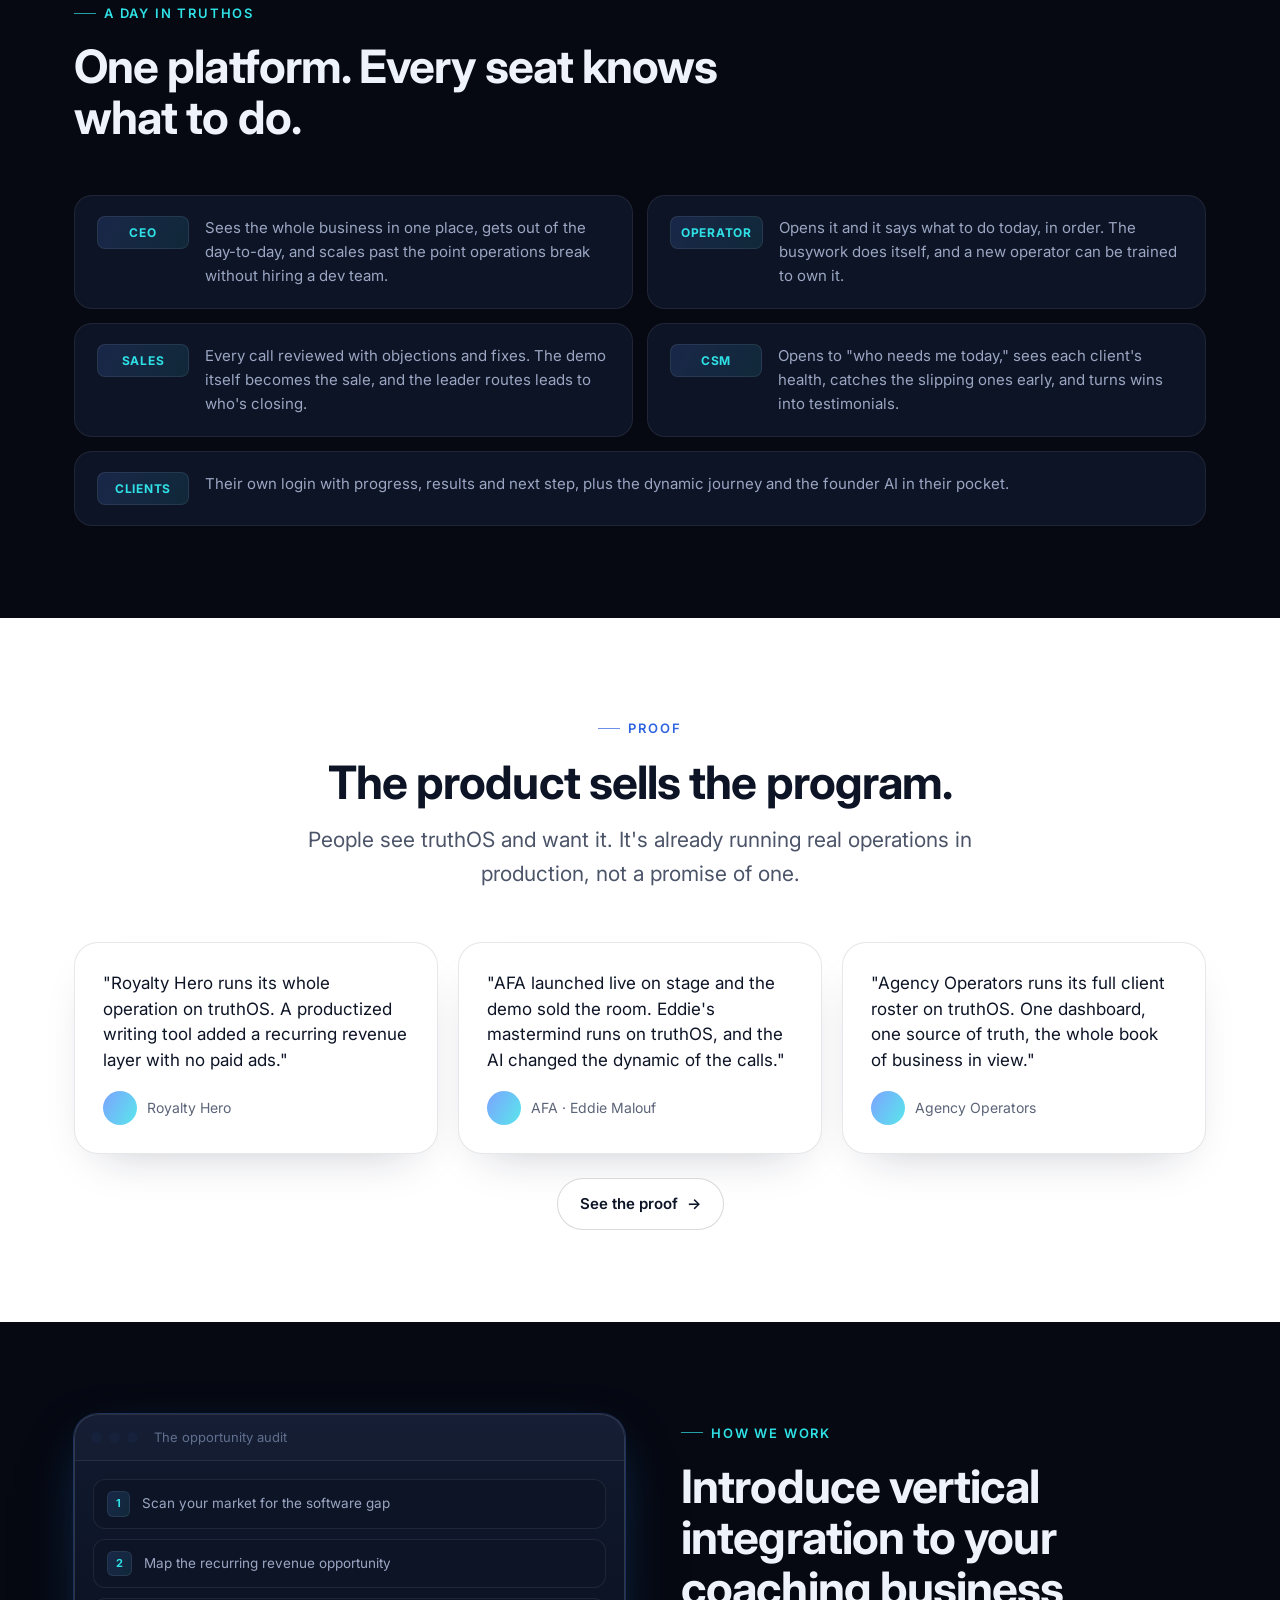
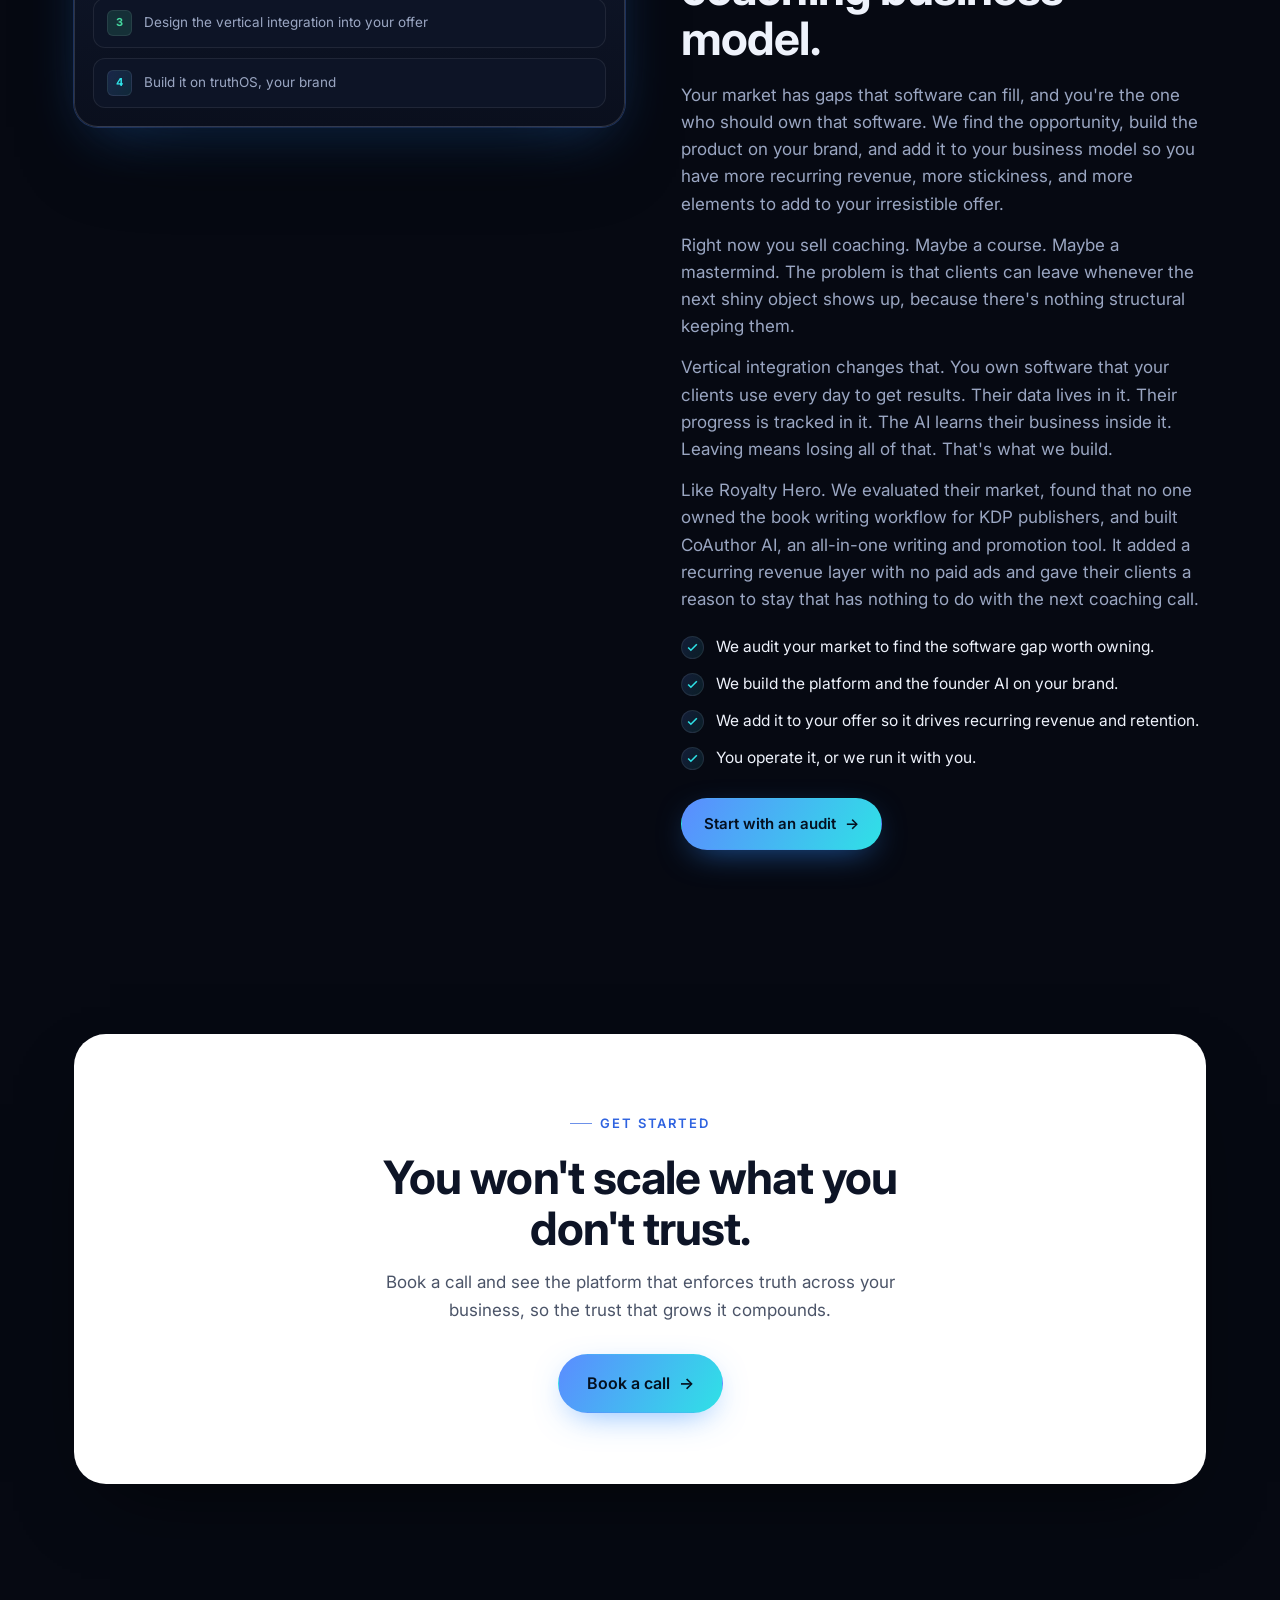
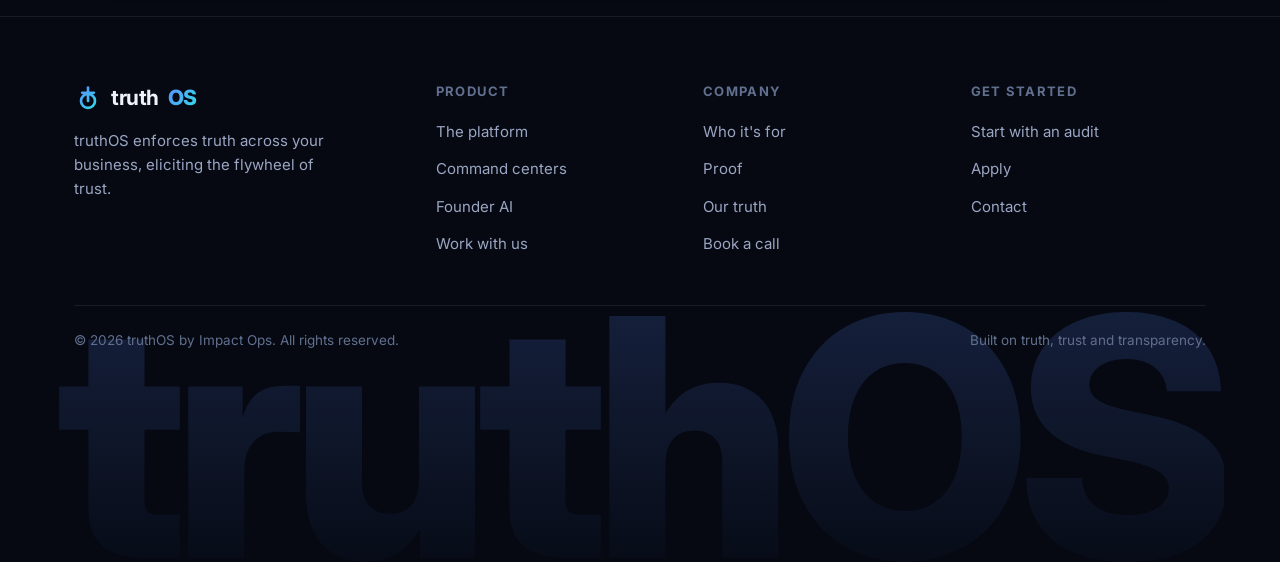
<file: website/preview/index.html>
<!DOCTYPE html>
<html lang="en">
<head>
  <meta charset="UTF-8" />
  <meta name="viewport" content="width=device-width, initial-scale=1.0" />
  <title>truthOS · built on truth, trust and transparency</title>
  <meta name="description" content="One place to run your coaching or agency business, with AI that helps you run it. truthOS enforces truth across your business, eliciting the flywheel of trust." />
  <link rel="preconnect" href="https://fonts.googleapis.com" />
  <link rel="preconnect" href="https://fonts.gstatic.com" crossorigin />
  <link href="https://fonts.googleapis.com/css2?family=Inter:wght@400;500;600;700;800&display=swap" rel="stylesheet" />
  <style>
/* ============================================================
   truthOS marketing site
   truthOS branding (dark navy + blue/cyan) on a Viktor-style
   structure: contained hero panel + overlapping product card,
   rounded cards, big gradient statement blocks, footer wordmark.
   ============================================================ */

/* ---------- Design tokens ---------- */
:root {
  /* Surfaces */
  --bg:        #060912;
  --bg-1:      #0a0f1d;
  --panel:     #0d1426;
  --panel-2:   #111a30;
  --panel-3:   #16213b;

  /* Lines */
  --line:      rgba(255, 255, 255, 0.08);
  --line-2:    rgba(255, 255, 255, 0.14);

  /* Text */
  --text:      #eef2fb;
  --muted:     #9aa6c2;
  --faint:     #61708f;

  /* truthOS blue */
  --blue:      #4f8cff;
  --cyan:      #2fe1e6;
  --grad:      linear-gradient(120deg, #5b8cff 0%, #2fe1e6 100%);
  --grad-soft: linear-gradient(120deg, rgba(91,140,255,0.16), rgba(47,225,230,0.10));
  --blue-glow: 0 0 0 1px rgba(91,140,255,0.30), 0 18px 60px -22px rgba(47,140,255,0.55);

  /* Status */
  --good:      #46d9a0;
  --warn:      #f5b452;
  --bad:       #ff6b7a;

  /* Geometry (Viktor-style rounded) */
  --r-sm: 12px;
  --r:    18px;
  --r-lg: 24px;
  --r-xl: 32px;

  --maxw: 1180px;
  --pad:  24px;

  --shadow:    0 40px 90px -40px rgba(0,0,0,0.8);
  --shadow-sm: 0 24px 60px -34px rgba(0,0,0,0.75);

  --font: "Inter", -apple-system, BlinkMacSystemFont, "Segoe UI", Roboto,
          Helvetica, Arial, sans-serif;
  --font-head: var(--font);
}

/* ---------- Reset ---------- */
*, *::before, *::after { box-sizing: border-box; margin: 0; padding: 0; }
html { scroll-behavior: smooth; -webkit-text-size-adjust: 100%; }
body {
  font-family: var(--font);
  background: var(--bg);
  color: var(--text);
  line-height: 1.6;
  font-size: 17px;
  -webkit-font-smoothing: antialiased;
  text-rendering: optimizeLegibility;
  overflow-x: hidden;
}
body::before {
  content: ""; position: fixed; inset: 0; z-index: -1; pointer-events: none;
  background:
    radial-gradient(900px 520px at 78% -8%, rgba(47,140,255,0.16), transparent 60%),
    radial-gradient(720px 460px at 6% 4%, rgba(47,225,230,0.08), transparent 60%);
}
a { color: inherit; text-decoration: none; }
img, svg { display: block; max-width: 100%; }
ul { list-style: none; }

/* ---------- Layout ---------- */
.wrap { width: 100%; max-width: var(--maxw); margin: 0 auto; padding: 0 var(--pad); }
section { position: relative; }
.section { padding: 92px 0; }
.section-sm { padding: 60px 0; }

.eyebrow {
  display: inline-flex; align-items: center; gap: 8px;
  font-size: 13px; font-weight: 600; letter-spacing: 0.14em;
  text-transform: uppercase; color: var(--cyan); margin-bottom: 18px;
}
.eyebrow::before { content: ""; width: 22px; height: 1px; background: var(--cyan); opacity: 0.7; }

h1, h2, h3, h4 { line-height: 1.1; font-weight: 700; letter-spacing: -0.02em; }
h1 { font-size: clamp(40px, 6vw, 66px); }
h2 { font-size: clamp(30px, 4vw, 46px); }
h3 { font-size: clamp(21px, 2.4vw, 26px); }

.lead { font-size: clamp(18px, 2vw, 21px); color: var(--muted); }
.muted { color: var(--muted); }
.faint { color: var(--faint); }
.center { text-align: center; }
.mx-auto { margin-left: auto; margin-right: auto; }
.maxw-680 { max-width: 680px; }
.maxw-760 { max-width: 760px; }
.gradient-text { background: var(--grad); -webkit-background-clip: text; background-clip: text; color: transparent; }
.section-head { max-width: 720px; margin-bottom: 52px; }
.section-head.center { margin-left: auto; margin-right: auto; }
.section-head p { margin-top: 16px; }

/* ---------- Buttons ---------- */
.btn {
  display: inline-flex; align-items: center; gap: 9px;
  font-size: 15px; font-weight: 600; padding: 13px 22px; border-radius: 999px;
  border: 1px solid transparent; cursor: pointer;
  transition: transform .16s ease, box-shadow .2s ease, background .2s ease, border-color .2s ease;
  white-space: nowrap;
}
.btn:active { transform: translateY(1px); }
.btn-primary { background: var(--grad); color: #04101f; box-shadow: 0 10px 34px -12px rgba(47,140,255,0.7); }
.btn-primary:hover { transform: translateY(-2px); box-shadow: 0 18px 44px -14px rgba(47,140,255,0.85); }
.btn-ghost { background: rgba(255,255,255,0.03); border-color: var(--line-2); color: var(--text); }
.btn-ghost:hover { background: rgba(255,255,255,0.07); border-color: var(--blue); }
.btn-lg { padding: 16px 28px; font-size: 16px; }
.btn .arrow { transition: transform .2s ease; }
.btn:hover .arrow { transform: translateX(3px); }

/* ---------- Navbar ---------- */
.nav {
  position: sticky; top: 0; z-index: 50;
  backdrop-filter: blur(14px); -webkit-backdrop-filter: blur(14px);
  background: rgba(6,9,18,0.66);
  border-bottom: 1px solid transparent;
  transition: border-color .25s ease, background .25s ease;
}
.nav.scrolled { border-bottom-color: var(--line); background: rgba(6,9,18,0.85); }
.nav-inner { height: 70px; display: flex; align-items: center; justify-content: space-between; gap: 24px; }
.brand { display: inline-flex; align-items: center; gap: 9px; font-weight: 700; font-size: 21px; letter-spacing: -0.02em; color: var(--text); }
.brand .dot { width: 22px; height: 22px; border-radius: 7px; background: var(--grad); box-shadow: 0 6px 18px -6px rgba(47,140,255,0.8); }
.brand-mark { width: 30px; height: 30px; display: block; flex: none; }
.footer .brand-mark { width: 28px; height: 28px; }
.brand b { font-weight: 800; }
.nav-links { display: flex; align-items: center; gap: 30px; }
.nav-links a { color: var(--muted); font-size: 15px; font-weight: 500; transition: color .15s ease; }
.nav-links a:hover, .nav-links a.active { color: var(--text); }
.nav-cta { display: flex; align-items: center; gap: 14px; }
.nav-toggle { display: none; background: none; border: 0; color: var(--text); cursor: pointer; padding: 8px; }
.nav-toggle svg { width: 26px; height: 26px; }

/* ---------- Hero (left-aligned truthOS hero) ---------- */
.hero { padding: 72px 0 48px; }
.hero h1 { max-width: 18ch; font-size: clamp(36px, 6.6vw, 84px); line-height: 1.04; }
.hero .lead { max-width: 56ch; margin-top: 22px; }
@media (min-width: 1280px) { .hero h1 { font-size: clamp(72px, 5.6vw, 92px); } }
.hero-cta { display: flex; flex-wrap: wrap; gap: 14px; margin-top: 34px; }
.hero-note { margin-top: 22px; display: flex; align-items: center; gap: 10px; flex-wrap: wrap; }

.pill {
  display: inline-flex; align-items: center; gap: 8px;
  font-size: 13px; font-weight: 600; padding: 7px 14px; border-radius: 999px;
  background: var(--grad-soft); border: 1px solid var(--line); color: var(--text);
}
.pill .led { width: 7px; height: 7px; border-radius: 50%; background: var(--good); box-shadow: 0 0 10px var(--good); }
/* red "warning" pill */
.pill-warning { border-color: rgba(255,107,122,0.55); background: rgba(255,107,122,0.09); color: #ffd6dc; box-shadow: 0 0 0 1px rgba(255,107,122,0.16), 0 0 24px -5px rgba(255,107,122,0.6); }
.pill-warning .warn-ico { width: 15px; height: 15px; color: var(--bad); flex: none; }
/* green-outlined "watch the platform" button */
.btn-watch { border-color: rgba(70,217,160,0.7); box-shadow: 0 0 0 1px rgba(70,217,160,0.22), 0 10px 30px -14px rgba(70,217,160,0.5); }
.btn-watch:hover { background: rgba(70,217,160,0.08); border-color: var(--good); box-shadow: 0 0 0 1px rgba(70,217,160,0.4), 0 14px 34px -14px rgba(70,217,160,0.7); }
.btn-watch svg { color: var(--good); }

/* hero bridge + AI role chip */
.hero-bridge { font-size: clamp(16px, 2vw, 20px); font-weight: 600; color: var(--muted); margin-top: 22px; display: flex; align-items: center; gap: 11px; flex-wrap: wrap; }
.role-chip {
  display: inline-flex; align-items: center; gap: 9px;
  padding: 9px 15px; border-radius: 13px;
  background: var(--grad-soft); border: 1px solid rgba(91,140,255,0.38);
  box-shadow: 0 0 0 1px rgba(91,140,255,0.06), 0 14px 34px -16px rgba(47,140,255,0.65);
  line-height: 1.15;
}
.role-chip .ai-spark { width: 16px; height: 16px; color: var(--cyan); flex: none; filter: drop-shadow(0 0 5px rgba(47,225,230,0.55)); }
.role-chip .rotator { display: inline-block; transition: opacity .25s ease; font-weight: 800; background: var(--grad); -webkit-background-clip: text; background-clip: text; color: transparent; }
a.role-chip { cursor: pointer; text-decoration: none; transition: transform .15s ease, border-color .2s ease, box-shadow .2s ease; }
a.role-chip:hover { transform: translateY(-1px); border-color: rgba(91,140,255,0.6); box-shadow: 0 0 0 1px rgba(91,140,255,0.12), 0 18px 40px -16px rgba(47,140,255,0.8); }
.role-chip .cursor-ico { width: 15px; height: 15px; flex: none; color: #fff; filter: drop-shadow(0 1px 2px rgba(0,0,0,0.6)); animation: cursornudge 1.7s ease-in-out infinite; }
a.role-chip:hover .cursor-ico { animation: none; transform: translate(1px, 1px); }
@keyframes cursornudge { 0%, 70%, 100% { transform: translate(0, 0); } 78% { transform: translate(1.5px, 1.5px) scale(0.9); } 86% { transform: translate(0, 0); } }

/* console overlap onto hero panel */
.hero-overlap { margin-top: -96px; position: relative; z-index: 5; }

/* ---------- Generic cards / grids ---------- */
.grid { display: grid; gap: 20px; }
.grid-2 { grid-template-columns: repeat(2, 1fr); }
.grid-3 { grid-template-columns: repeat(3, 1fr); }
.grid-4 { grid-template-columns: repeat(4, 1fr); }

.card {
  background: linear-gradient(180deg, var(--panel), var(--bg-1));
  border: 1px solid var(--line); border-radius: var(--r-lg); padding: 28px;
  transition: border-color .2s ease, transform .2s ease;
}
.card:hover { border-color: var(--line-2); transform: translateY(-3px); }
.card h3 { margin-bottom: 10px; }
.card p { color: var(--muted); font-size: 15.5px; }
.card .ico { width: 46px; height: 46px; border-radius: 13px; display: grid; place-items: center; background: var(--grad-soft); border: 1px solid var(--line); margin-bottom: 18px; color: var(--cyan); }
.card .ico svg { width: 22px; height: 22px; }
.card .num { font-size: 13px; font-weight: 700; color: var(--cyan); letter-spacing: 0.1em; }

/* ---------- Product mockups ---------- */
.mock { background: linear-gradient(180deg, var(--panel-2), var(--bg-1)); border: 1px solid var(--line-2); border-radius: var(--r-lg); overflow: hidden; box-shadow: var(--shadow), var(--blue-glow); }
.mock-bar { display: flex; align-items: center; gap: 10px; padding: 12px 16px; border-bottom: 1px solid var(--line); background: rgba(255,255,255,0.02); }
.mock-bar .dots { display: flex; gap: 7px; }
.mock-bar .dots i { width: 11px; height: 11px; border-radius: 50%; background: var(--panel-3); display: block; }
.mock-bar .title { font-size: 13px; color: var(--faint); margin-left: 6px; }
.mock-body { padding: 18px; }
.mock-grid { display: grid; grid-template-columns: 200px 1fr; gap: 16px; }
.mock-side { display: flex; flex-direction: column; gap: 7px; }
.mock-side .item { font-size: 13px; color: var(--muted); padding: 9px 12px; border-radius: 9px; display: flex; align-items: center; gap: 9px; }
.mock-side .item.on { background: var(--grad-soft); color: var(--text); border: 1px solid var(--line); }
.mock-side .item .d { width: 7px; height: 7px; border-radius: 2px; background: var(--blue); }

.stat-row { display: grid; grid-template-columns: repeat(3, 1fr); gap: 12px; margin-bottom: 14px; }
.stat-box { background: var(--panel); border: 1px solid var(--line); border-radius: 13px; padding: 14px; }
.stat-box .k { font-size: 12px; color: var(--faint); text-transform: uppercase; letter-spacing: 0.08em; }
.stat-box .v { font-size: 24px; font-weight: 700; margin-top: 6px; letter-spacing: -0.02em; }
.stat-box .v.up { color: var(--good); }
.stat-box .tiny { font-size: 12px; color: var(--muted); margin-top: 2px; }

.bars { display: flex; align-items: flex-end; gap: 8px; height: 92px; padding-top: 10px; }
.bars .b { flex: 1; background: var(--grad); border-radius: 5px 5px 0 0; opacity: 0.85; }

.feed { display: flex; flex-direction: column; gap: 10px; }
.feed .row { display: flex; align-items: center; gap: 12px; background: var(--panel); border: 1px solid var(--line); border-radius: 12px; padding: 11px 13px; font-size: 13.5px; }
.feed .row .badge { font-size: 11px; font-weight: 700; padding: 3px 8px; border-radius: 6px; background: var(--grad-soft); color: var(--cyan); border: 1px solid var(--line); }
.feed .row .badge.now { background: rgba(70,217,160,0.14); color: var(--good); }
.feed .row .grow { flex: 1; color: var(--muted); }

/* ---------- Interactive command-center console ---------- */
.console { background: linear-gradient(180deg, var(--panel-2), var(--bg-1)); border: 1px solid var(--line-2); border-radius: var(--r-lg); overflow: hidden; box-shadow: var(--shadow), var(--blue-glow); }
.console-bar { display: flex; align-items: center; gap: 10px; padding: 13px 16px; border-bottom: 1px solid var(--line); background: rgba(255,255,255,0.02); }
.console-bar .dots { display: flex; gap: 7px; }
.console-bar .dots i { width: 11px; height: 11px; border-radius: 50%; background: var(--panel-3); display: block; }
.console-bar .title { font-size: 13px; color: var(--faint); margin-left: 6px; }
.console-bar .live { margin-left: auto; display: inline-flex; align-items: center; gap: 7px; font-size: 12px; font-weight: 600; color: var(--good); }
.console-bar .live .led { width: 7px; height: 7px; border-radius: 50%; background: var(--good); box-shadow: 0 0 9px var(--good); }
.console-grid { display: grid; grid-template-columns: 214px 1fr; min-height: 430px; }
.console-side { border-right: 1px solid var(--line); padding: 14px; display: flex; flex-direction: column; gap: 5px; background: rgba(255,255,255,0.015); }
.console-side .cc-btn { display: flex; align-items: center; gap: 10px; width: 100%; text-align: left; font-family: inherit; font-size: 13.5px; font-weight: 500; color: var(--muted); background: transparent; border: 1px solid transparent; border-radius: 11px; padding: 10px 12px; cursor: pointer; transition: color .15s, background .15s, border-color .15s; }
.console-side .cc-btn:hover { color: var(--text); background: rgba(255,255,255,0.04); }
.console-side .cc-btn.active { color: var(--text); background: var(--grad-soft); border-color: var(--line); }
.console-side .cc-btn .gi { width: 18px; height: 18px; flex: none; color: var(--cyan); }
.console-main { padding: 20px; }
.cc-panel { display: none; }
.cc-panel.active { display: block; animation: ccfade .35s ease; }
@keyframes ccfade { from { opacity: 0; transform: translateY(8px); } to { opacity: 1; transform: none; } }
.cc-head { display: flex; align-items: flex-start; justify-content: space-between; gap: 14px; margin-bottom: 16px; }
.cc-head h4 { font-size: 18px; font-weight: 700; letter-spacing: -0.02em; }
.cc-head .sub { font-size: 13px; color: var(--faint); margin-top: 3px; }
.ai-chip { display: inline-flex; align-items: center; gap: 8px; font-size: 12px; font-weight: 500; color: var(--text); background: var(--grad-soft); border: 1px solid var(--line); padding: 9px 12px; border-radius: 13px; max-width: 300px; line-height: 1.35; }
.ai-chip .d { width: 7px; height: 7px; border-radius: 50%; background: var(--cyan); box-shadow: 0 0 8px var(--cyan); flex: none; }
.ai-chip b { color: var(--cyan); font-weight: 700; }
.console-ask { display: flex; align-items: center; gap: 10px; margin-top: 16px; border: 1px solid var(--line-2); border-radius: 13px; padding: 12px 14px; background: var(--bg-1); color: var(--faint); font-size: 13.5px; }
.console-ask svg { width: 16px; height: 16px; color: var(--cyan); flex: none; }
.console-ask .k { margin-left: auto; font-size: 11px; color: var(--faint); border: 1px solid var(--line); border-radius: 6px; padding: 2px 7px; }

/* ---------- Agentic layer demo (Tasklet-style) ---------- */
.agent-demo { background: linear-gradient(180deg, var(--panel-2), var(--bg-1)); border: 1px solid var(--line-2); border-radius: var(--r-lg); overflow: hidden; box-shadow: var(--shadow), var(--blue-glow); }
.agent-tabs { display: flex; flex-wrap: wrap; gap: 8px; padding: 16px; border-bottom: 1px solid var(--line); background: rgba(255,255,255,0.02); }
.agent-tab { font-family: inherit; font-size: 13px; font-weight: 600; color: var(--muted); background: rgba(255,255,255,0.03); border: 1px solid var(--line); border-radius: 999px; padding: 8px 14px; cursor: pointer; display: inline-flex; align-items: center; gap: 7px; transition: color .15s, background .15s, border-color .15s; }
.agent-tab:hover { color: var(--text); }
.agent-tab.active { color: var(--text); background: var(--grad-soft); border-color: rgba(91,140,255,0.4); }
.agent-body { padding: 22px; }
.agent-panel { display: none; }
.agent-panel.active { display: block; animation: ccfade .35s ease; }
.agent-prompt { background: var(--panel); border: 1px solid var(--line-2); border-radius: 14px; padding: 18px 20px; font-size: 16px; line-height: 1.75; color: var(--text); }
.app-chip { display: inline-flex; align-items: center; gap: 6px; font-size: 13px; font-weight: 600; padding: 3px 9px; border-radius: 8px; background: rgba(255,255,255,0.06); border: 1px solid var(--line); margin: 0 2px; white-space: nowrap; }
.app-chip .dotc { width: 9px; height: 9px; border-radius: 3px; flex: none; }
.agent-caret { display: inline-block; width: 2px; height: 1.05em; background: var(--cyan); box-shadow: 0 0 6px var(--cyan); vertical-align: text-bottom; margin-left: 1px; animation: blink 1.1s steps(1) infinite; }
@keyframes blink { 50% { opacity: 0; } }
.agent-steps { margin-top: 18px; display: flex; flex-direction: column; gap: 10px; }
.agent-step { display: flex; align-items: flex-start; gap: 12px; background: var(--panel); border: 1px solid var(--line); border-radius: 11px; padding: 12px 14px; font-size: 14px; color: var(--muted); }
.agent-step .n { flex: none; width: 22px; height: 22px; border-radius: 7px; background: var(--grad-soft); border: 1px solid var(--line); color: var(--cyan); font-size: 12px; font-weight: 700; display: grid; place-items: center; }
.agent-step b { color: var(--text); font-weight: 600; }
.agent-foot { display: flex; align-items: center; justify-content: space-between; gap: 14px; margin-top: 18px; flex-wrap: wrap; }
.agent-foot .note { font-size: 13px; color: var(--faint); display: inline-flex; align-items: center; gap: 8px; }
.agent-foot .note .led { width: 7px; height: 7px; border-radius: 50%; background: var(--good); box-shadow: 0 0 8px var(--good); }

/* ---------- Split ---------- */
.split { display: grid; grid-template-columns: 1.05fr 1fr; gap: 56px; align-items: center; }
.split.rev .split-text { order: 2; }
.split-text h2 { margin-bottom: 18px; }
.split-text p { color: var(--muted); margin-bottom: 14px; }
.checklist { margin-top: 22px; display: flex; flex-direction: column; gap: 12px; }
.checklist li { display: flex; gap: 12px; align-items: flex-start; font-size: 15.5px; color: var(--text); }
.checklist li .ck { flex: none; width: 23px; height: 23px; border-radius: 50%; background: var(--grad-soft); border: 1px solid var(--line); display: grid; place-items: center; color: var(--cyan); margin-top: 1px; }
.checklist li .ck svg { width: 13px; height: 13px; }

/* ---------- Command centers grid ---------- */
.cc-grid { display: grid; grid-template-columns: repeat(3, 1fr); gap: 18px; }
.cc { background: linear-gradient(180deg, var(--panel), var(--bg-1)); border: 1px solid var(--line); border-radius: var(--r-lg); padding: 24px; transition: border-color .2s, transform .2s; }
.cc:hover { border-color: var(--line-2); transform: translateY(-3px); }
.cc .ic { width: 42px; height: 42px; border-radius: 12px; background: var(--grad-soft); border: 1px solid var(--line); display: grid; place-items: center; color: var(--cyan); margin-bottom: 16px; }
.cc .ic svg { width: 20px; height: 20px; }
.cc h3 { font-size: 19px; margin-bottom: 8px; }
.cc p { font-size: 14.5px; color: var(--muted); }
/* mix in some white-backed cards to break up the grid */
.cc-grid .cc:nth-child(even) { background: #ffffff; border-color: transparent; box-shadow: 0 26px 60px -30px rgba(0,0,0,0.72); }
.cc-grid .cc:nth-child(even) h3 { color: #0d1426; }
.cc-grid .cc:nth-child(even) p { color: #4b5468; }
.cc-grid .cc:nth-child(even) .ic { background: var(--grad); border-color: transparent; color: #04101f; }

/* ---------- Statement / big quote ---------- */
.statement { border: 1px solid var(--line); border-radius: var(--r-xl); background: var(--grad-soft); padding: 58px 48px; text-align: center; }
.statement p { font-size: clamp(24px, 3.4vw, 38px); font-weight: 700; letter-spacing: -0.02em; line-height: 1.18; max-width: 20ch; margin: 0 auto; }
.statement.invert { background: #ffffff; border-color: transparent; box-shadow: 0 34px 80px -36px rgba(0,0,0,0.7); }
.statement.invert p { color: #0d1426; }

/* ---------- Light section (white band on the dark page) ---------- */
.section-light { background: #ffffff; }
.section-light h1, .section-light h2, .section-light h3, .section-light h4 { color: #0d1426; }
.section-light .lead, .section-light p { color: #4b5468; }
.section-light .eyebrow { color: #2f63e0; }
.section-light .eyebrow::before { background: #2f63e0; }
.section-light .quote { background: #ffffff; border-color: rgba(13,20,38,0.10); box-shadow: 0 20px 46px -26px rgba(20,25,60,0.28); }
.section-light .quote p { color: #0d1426; }
.section-light .quote .by { color: #5b6478; }
.section-light .btn-ghost { background: #ffffff; border-color: rgba(13,20,38,0.16); color: #0d1426; }
.section-light .btn-ghost:hover { border-color: #2f63e0; color: #2f63e0; }
.section-light .logos .logo { color: #0d1426; opacity: 1; }
.section-light .faint { color: #6b7488; }
/* founder quote on white partners band */
.founder-quote { display: flex; align-items: center; gap: 20px; justify-content: center; max-width: 780px; margin: 0 auto 34px; text-align: left; }
.founder-photo { width: 92px; height: 92px; border-radius: 50%; object-fit: cover; object-position: center 22%; flex: none; border: 2px solid rgba(13,20,38,0.08); box-shadow: 0 12px 30px -14px rgba(0,0,0,0.4); background: #e9ecf3; }
.founder-says { color: #0d1426; font-weight: 700; font-size: clamp(17px, 2vw, 21px); line-height: 1.4; }
@media (max-width: 560px) { .founder-quote { flex-direction: column; text-align: center; gap: 14px; } }

/* ---------- Logos strip ---------- */
.logos { display: flex; flex-wrap: wrap; align-items: center; justify-content: center; gap: 18px 40px; }
.logos .logo { font-size: 19px; font-weight: 700; letter-spacing: -0.01em; color: var(--muted); opacity: 0.85; display: inline-flex; align-items: center; gap: 9px; }
.logos .logo .mk { width: 16px; height: 16px; border-radius: 5px; background: var(--grad); opacity: 0.85; }

/* ---------- Role table ---------- */
.roles { display: grid; grid-template-columns: repeat(2, 1fr); gap: 14px; }
.role { display: flex; gap: 16px; align-items: flex-start; border: 1px solid var(--line); border-radius: var(--r); background: var(--panel); padding: 20px 22px; }
.role .tag { flex: none; font-size: 12px; font-weight: 700; letter-spacing: 0.06em; text-transform: uppercase; color: var(--cyan); background: var(--grad-soft); border: 1px solid var(--line); padding: 6px 10px; border-radius: 8px; min-width: 92px; text-align: center; }
.role p { font-size: 15px; color: var(--muted); }

/* ---------- Avatar blocks ---------- */
.avatar { border: 1px solid var(--line); border-radius: var(--r-lg); background: linear-gradient(180deg, var(--panel), var(--bg-1)); padding: 32px; }
.avatar h3 { margin-bottom: 6px; }
.avatar .who { font-size: 14px; color: var(--cyan); font-weight: 600; margin-bottom: 18px; }
.avatar .pp { font-size: 14px; color: var(--faint); text-transform: uppercase; letter-spacing: 0.08em; margin: 16px 0 6px; }
.avatar p { color: var(--muted); font-size: 15px; }
.avatar .answer { color: var(--text); }

/* ---------- Pricing / work-with-us ---------- */
.price-grid { display: grid; grid-template-columns: 1.1fr 1fr; gap: 22px; align-items: stretch; }
.price { border: 1px solid var(--line); border-radius: var(--r-xl); background: linear-gradient(180deg, var(--panel), var(--bg-1)); padding: 36px; display: flex; flex-direction: column; }
.price.feature { border-color: rgba(91,140,255,0.4); box-shadow: var(--blue-glow); }
.price .name { font-size: 14px; font-weight: 700; letter-spacing: 0.06em; text-transform: uppercase; color: var(--cyan); }
.price .amt { font-size: 40px; font-weight: 800; letter-spacing: -0.03em; margin: 14px 0 4px; }
.price .amt span { font-size: 17px; font-weight: 600; color: var(--muted); }
.price .sub { color: var(--muted); font-size: 15px; }
.price .divider { height: 1px; background: var(--line); margin: 24px 0; }
.price ul { display: flex; flex-direction: column; gap: 12px; margin-bottom: 28px; }
.price li { display: flex; gap: 11px; font-size: 15px; color: var(--text); }
.price li .ck { flex: none; color: var(--cyan); margin-top: 3px; }
.price li .ck svg { width: 15px; height: 15px; }
.price .btn { margin-top: auto; width: 100%; justify-content: center; }

.include { border: 1px solid var(--line); border-radius: var(--r-lg); background: var(--panel); padding: 28px 30px; }
.include-grid { display: grid; grid-template-columns: repeat(2, 1fr); gap: 12px 28px; }
.include-grid li { display: flex; gap: 10px; font-size: 15px; color: var(--muted); }
.include-grid li .ck { color: var(--cyan); flex: none; margin-top: 3px; }
.include-grid li .ck svg { width: 15px; height: 15px; }

/* ---------- Funnel steps ---------- */
.funnel { display: grid; grid-template-columns: repeat(4, 1fr); gap: 14px; }
.fstep { border: 1px solid var(--line); border-radius: var(--r); background: var(--panel); padding: 20px; }
.fstep .price-tag { font-size: 26px; font-weight: 800; color: var(--text); letter-spacing: -0.02em; }
.fstep .lbl { font-size: 14px; color: var(--muted); margin-top: 6px; }
.fstep .num { font-size: 13px; font-weight: 700; color: var(--cyan); letter-spacing: 0.1em; }

/* ---------- Guarantee band ---------- */
.guarantee { border: 1px solid rgba(70,217,160,0.3); border-radius: var(--r-xl); background: linear-gradient(120deg, rgba(70,217,160,0.10), rgba(47,225,230,0.06)); padding: 40px 44px; display: flex; gap: 28px; align-items: center; }
.guarantee .seal { flex: none; width: 76px; height: 76px; border-radius: 50%; border: 2px solid var(--good); display: grid; place-items: center; color: var(--good); }
.guarantee .seal svg { width: 34px; height: 34px; }
.guarantee h3 { margin-bottom: 8px; }
.guarantee p { color: var(--muted); }

/* ---------- Stat band ---------- */
.statband { display: grid; grid-template-columns: repeat(3, 1fr); gap: 24px; text-align: center; }
.statband .s .big { font-size: clamp(34px, 5vw, 52px); font-weight: 800; letter-spacing: -0.03em; }
.statband .s .lab { color: var(--muted); font-size: 15px; margin-top: 4px; }

/* ---------- Quote cards ---------- */
.quote { border: 1px solid var(--line); border-radius: var(--r-lg); background: var(--panel); padding: 28px; }
.quote p { font-size: 17px; color: var(--text); line-height: 1.5; }
.quote .by { margin-top: 18px; font-size: 14px; color: var(--muted); display: flex; align-items: center; gap: 10px; }
.quote .by .av { width: 34px; height: 34px; border-radius: 50%; background: var(--grad); opacity: 0.8; }

/* ---------- CTA band ---------- */
.cta-band { border: 1px solid var(--line); border-radius: var(--r-xl); background: radial-gradient(600px 300px at 50% 0%, rgba(47,140,255,0.18), transparent 70%), linear-gradient(180deg, var(--panel), var(--bg-1)); padding: 70px 40px; text-align: center; }
.cta-band h2 { max-width: 18ch; margin: 0 auto 16px; }
.cta-band p { color: var(--muted); max-width: 52ch; margin: 0 auto 30px; }
.cta-band.invert { background: #ffffff; border-color: transparent; box-shadow: 0 34px 80px -36px rgba(0,0,0,0.7); }
.cta-band.invert h2 { color: #0d1426; }
.cta-band.invert p { color: #4b5468; }
.cta-band.invert .eyebrow { color: #2f63e0; }
.cta-band.invert .eyebrow::before { background: #2f63e0; }

/* ---------- Forms ---------- */
.form { border: 1px solid var(--line); border-radius: var(--r-lg); background: var(--panel); padding: 32px; }
.field { margin-bottom: 18px; }
.field label { display: block; font-size: 14px; font-weight: 600; margin-bottom: 8px; }
.field input, .field select, .field textarea { width: 100%; font-family: inherit; font-size: 15px; color: var(--text); background: var(--bg-1); border: 1px solid var(--line-2); border-radius: 12px; padding: 13px 15px; transition: border-color .15s ease; }
.field input::placeholder, .field textarea::placeholder { color: var(--faint); }
.field input:focus, .field select:focus, .field textarea:focus { outline: none; border-color: var(--blue); }
.field textarea { resize: vertical; min-height: 110px; }
.form .row2 { display: grid; grid-template-columns: 1fr 1fr; gap: 18px; }

/* ---------- Footer ---------- */
.footer { border-top: 1px solid var(--line); padding: 64px 0 210px; margin-top: 40px; position: relative; overflow: hidden; }
.footer .wrap { position: relative; z-index: 1; }
.footer-top { display: grid; grid-template-columns: 1.4fr 1fr 1fr 1fr; gap: 32px; margin-bottom: 48px; }
.footer .brand { margin-bottom: 14px; }
.footer .blurb { color: var(--muted); font-size: 15px; max-width: 30ch; }
.footer h5 { font-size: 13px; text-transform: uppercase; letter-spacing: 0.1em; color: var(--faint); margin-bottom: 16px; }
.footer ul { display: flex; flex-direction: column; gap: 10px; }
.footer ul a { color: var(--muted); font-size: 15px; transition: color .15s; }
.footer ul a:hover { color: var(--text); }
.footer-bot { display: flex; justify-content: space-between; align-items: center; gap: 16px; border-top: 1px solid var(--line); padding-top: 24px; font-size: 13.5px; color: var(--faint); flex-wrap: wrap; }
/* giant faded wordmark watermark */
.footer::before {
  content: "truthOS";
  position: absolute; left: 50%; bottom: -42px; transform: translateX(-50%);
  font-weight: 800; font-size: clamp(120px, 26vw, 360px); line-height: 1;
  letter-spacing: -0.04em; white-space: nowrap;
  background: linear-gradient(180deg, rgba(91,140,255,0.20), rgba(47,225,230,0));
  -webkit-background-clip: text; background-clip: text; color: transparent;
  pointer-events: none; z-index: 0;
}

/* ---------- Reveal animation ---------- */
.reveal { opacity: 0; transform: translateY(18px); transition: opacity .6s ease, transform .6s ease; }
.reveal.in { opacity: 1; transform: none; }

/* ---------- Responsive ---------- */
@media (max-width: 980px) {
  .split { grid-template-columns: 1fr; gap: 36px; }
  .split.rev .split-text { order: 0; }
  .cc-grid, .grid-3 { grid-template-columns: repeat(2, 1fr); }
  .grid-4, .funnel { grid-template-columns: repeat(2, 1fr); }
  .price-grid { grid-template-columns: 1fr; }
  .footer-top { grid-template-columns: 1fr 1fr; }
  .statband { grid-template-columns: 1fr; gap: 32px; }
  .mock-grid { grid-template-columns: 1fr; }
  .mock-side { flex-direction: row; flex-wrap: wrap; }
}
@media (max-width: 720px) {
  body { font-size: 16px; }
  .section { padding: 64px 0; }
  .hero-panel { padding: 56px 22px 110px; }
  .nav-links { display: none; }
  .nav-links.open { display: flex; flex-direction: column; align-items: flex-start; gap: 4px; position: absolute; top: 70px; left: 0; right: 0; background: rgba(6,9,18,0.97); border-bottom: 1px solid var(--line); padding: 16px var(--pad) 22px; }
  .nav-links.open a { padding: 10px 0; width: 100%; font-size: 17px; }
  .nav-toggle { display: inline-flex; }
  .nav-cta .btn-ghost { display: none; }
  .grid-2, .grid-3, .grid-4, .cc-grid, .roles, .include-grid, .funnel { grid-template-columns: 1fr; }
  .statement { padding: 40px 24px; }
  .guarantee { flex-direction: column; text-align: center; }
  .form .row2 { grid-template-columns: 1fr; }
  .footer-top { grid-template-columns: 1fr 1fr; }
  .console-grid { grid-template-columns: 1fr; min-height: 0; }
  .console-side { flex-direction: row; overflow-x: auto; border-right: 0; border-bottom: 1px solid var(--line); }
  .console-side .cc-btn { white-space: nowrap; }
  .hero-overlap { margin-top: -70px; }
}

</style>
</head>
<body>

  <!-- ===== NAV ===== -->
  <header class="nav">
    <div class="wrap nav-inner">
      <a class="brand" href="index.html"><svg class="brand-mark" xmlns="http://www.w3.org/2000/svg" viewBox="0 0 96 96" fill="none" role="img" aria-label="truthOS">
  <defs>
    <linearGradient id="tos-grad" x1="14" y1="12" x2="82" y2="84" gradientUnits="userSpaceOnUse">
      <stop stop-color="#5b8cff"/>
      <stop offset="1" stop-color="#2fe1e6"/>
    </linearGradient>
  </defs>
  <g stroke="url(#tos-grad)" stroke-width="9" stroke-linecap="round" stroke-linejoin="round">
    <circle cx="48" cy="58" r="24"/>
    <path d="M48 12 V58"/>
    <path d="M28 30 H68"/>
  </g>
</svg>truth<b class="gradient-text">OS</b></a>
      <nav class="nav-links">
        <a href="platform.html">The platform</a>
        <a href="who-its-for.html">Who it's for</a>
        <a href="proof.html">Proof</a>
        <a href="about.html">Our truth</a>
      </nav>
      <div class="nav-cta">
        <a class="btn btn-ghost" href="pricing.html">Work with us</a>
        <a class="btn btn-primary" href="book-a-call.html">Book a call</a>
        <button class="nav-toggle" aria-label="Menu">
          <svg viewBox="0 0 24 24" fill="none" stroke="currentColor" stroke-width="2"><path d="M3 6h18M3 12h18M3 18h18"/></svg>
        </button>
      </div>
    </div>
  </header>

  <main>

    <!-- ===== HERO ===== -->
    <section class="hero">
      <div class="wrap">
        <h1>A business built on <span class="gradient-text">true transformation</span> is obligated to grow.</h1>
        <p class="hero-bridge"><span>AI-powered certainty for</span>
          <a class="role-chip" href="#demo" aria-label="Explore the live demo">
            <svg class="ai-spark" viewBox="0 0 24 24" fill="currentColor" aria-hidden="true"><path d="M12 2l1.9 5.1L19 9l-5.1 1.9L12 16l-1.9-5.1L5 9l5.1-1.9z"/><path d="M19 14l.8 2.2L22 17l-2.2.8L19 20l-.8-2.2L16 17l2.2-.8z"/></svg>
            <span class="rotator" data-words="CEOs,Operators,Revenue leaders,Product teams,Coaches,Visionaries,Creators,Entrepreneurs">CEOs</span>
            <svg class="cursor-ico" viewBox="0 0 24 24" fill="currentColor" aria-hidden="true"><path d="M4 2L4 18L8 14L10.5 19.5L12.7 18.4L10.2 13L15 13Z"/></svg>
          </a>
        </p>
        <p class="lead" style="color:#ffffff;">One place to run the whole business. truthOS organizes your data, tracks your operations, and executes alongside your team. With automated tracking and analysis, you're one prompt away from clarity.</p>
        <div class="hero-cta">
          <a class="btn btn-primary btn-lg" href="book-a-call.html">Book a call <span class="arrow">&rarr;</span></a>
          <!-- TODO: link "Watch the platform" to the 2-min platform video once it exists -->
          <a class="btn btn-ghost btn-lg btn-watch" href="#">
            <svg width="16" height="16" viewBox="0 0 24 24" fill="currentColor" aria-hidden="true"><path d="M8 5v14l11-7z"/></svg>
            Watch the platform (2 min)
          </a>
        </div>
        <p class="hero-note">
          <span class="pill pill-warning"><svg class="warn-ico" viewBox="0 0 24 24" fill="none" stroke="currentColor" stroke-width="2" aria-hidden="true"><path d="M10.3 3.9 1.8 18a2 2 0 0 0 1.7 3h17a2 2 0 0 0 1.7-3L13.7 3.9a2 2 0 0 0-3.4 0z"/><path d="M12 9v4M12 17h.01"/></svg> You won't scale what you don't trust</span>
        </p>
      </div>
    </section>

    <!-- ===== INTERACTIVE COMMAND-CENTER CONSOLE ===== -->
    <section id="demo" style="padding-bottom: 40px; scroll-margin-top: 84px;">
      <div class="wrap reveal">
        <div class="console">
          <div class="console-bar">
            <span class="dots"><i></i><i></i><i></i></span>
            <span class="title">truthOS &middot; command centers</span>
            <span class="live"><span class="led"></span> Live</span>
          </div>
          <div class="console-grid">
            <aside class="console-side">
              <button class="cc-btn active" data-cc="operator">
                <svg class="gi" viewBox="0 0 24 24" fill="none" stroke="currentColor" stroke-width="2"><circle cx="12" cy="12" r="3"/><path d="M19.4 15a1.65 1.65 0 0 0 .33 1.82l.06.06a2 2 0 1 1-2.83 2.83l-.06-.06a1.65 1.65 0 0 0-2.82 1.17V21a2 2 0 0 1-4 0v-.09A1.65 1.65 0 0 0 8 19.4a1.65 1.65 0 0 0-1.82.33l-.06.06a2 2 0 1 1-2.83-2.83l.06-.06A1.65 1.65 0 0 0 4.6 14a1.65 1.65 0 0 0-1.51-1H3a2 2 0 0 1 0-4h.09A1.65 1.65 0 0 0 4.6 8a1.65 1.65 0 0 0-.33-1.82l-.06-.06a2 2 0 1 1 2.83-2.83l.06.06A1.65 1.65 0 0 0 10 3.09V3a2 2 0 0 1 4 0v.09a1.65 1.65 0 0 0 2.82 1.17l.06-.06a2 2 0 1 1 2.83 2.83l-.06.06A1.65 1.65 0 0 0 20.91 10H21a2 2 0 0 1 0 4h-.09a1.65 1.65 0 0 0-1.51 1z"/></svg>
                Operator
              </button>
              <button class="cc-btn" data-cc="acquisition">
                <svg class="gi" viewBox="0 0 24 24" fill="none" stroke="currentColor" stroke-width="2"><path d="M3 11l18-7-7 18-2-7-9-4z"/></svg>
                Client acquisition
              </button>
              <button class="cc-btn" data-cc="success">
                <svg class="gi" viewBox="0 0 24 24" fill="none" stroke="currentColor" stroke-width="2"><path d="M20 21v-2a4 4 0 0 0-4-4H8a4 4 0 0 0-4 4v2"/><circle cx="12" cy="7" r="4"/></svg>
                Client success
              </button>
              <button class="cc-btn" data-cc="hiring">
                <svg class="gi" viewBox="0 0 24 24" fill="none" stroke="currentColor" stroke-width="2"><path d="M16 21v-2a4 4 0 0 0-4-4H6a4 4 0 0 0-4 4v2"/><circle cx="9" cy="7" r="4"/><path d="M19 8v6M22 11h-6"/></svg>
                Hiring
              </button>
              <button class="cc-btn" data-cc="projects">
                <svg class="gi" viewBox="0 0 24 24" fill="none" stroke="currentColor" stroke-width="2"><path d="M9 11l3 3L22 4"/><path d="M21 12v7a2 2 0 0 1-2 2H5a2 2 0 0 1-2-2V5a2 2 0 0 1 2-2h11"/></svg>
                Project management
              </button>
              <button class="cc-btn" data-cc="financial">
                <svg class="gi" viewBox="0 0 24 24" fill="none" stroke="currentColor" stroke-width="2"><path d="M12 1v22"/><path d="M17 5H9.5a3.5 3.5 0 0 0 0 7h5a3.5 3.5 0 0 1 0 7H6"/></svg>
                Financial
              </button>
            </aside>

            <div class="console-main">
              <!-- Operator -->
              <div class="cc-panel active" data-cc="operator">
                <div class="cc-head">
                  <div><h4>Operator command center</h4><div class="sub">Run the whole business from one seat</div></div>
                  <div class="ai-chip"><span class="d"></span> <span><b>Founder AI:</b> 4 things need you today. Start with the AFA renewal.</span></div>
                </div>
                <div class="stat-row">
                  <div class="stat-box"><div class="k">Cash collected</div><div class="v up">$214,800</div><div class="tiny">+18% vs last month</div></div>
                  <div class="stat-box"><div class="k">Active clients</div><div class="v">63</div><div class="tiny">4 need you today</div></div>
                  <div class="stat-box"><div class="k">Net retention</div><div class="v up">112%</div><div class="tiny">2 at risk, flagged early</div></div>
                </div>
                <div class="bars"><span class="b" style="height:42%"></span><span class="b" style="height:58%"></span><span class="b" style="height:50%"></span><span class="b" style="height:71%"></span><span class="b" style="height:64%"></span><span class="b" style="height:88%"></span><span class="b" style="height:79%"></span><span class="b" style="height:96%"></span></div>
                <div class="feed" style="margin-top:16px">
                  <div class="row"><span class="badge now">Do now</span><span class="grow">Renewal call with Eddie M. in 40 min. Founder AI drafted the agenda.</span></div>
                  <div class="row"><span class="badge">Flagged</span><span class="grow">Client usage down 3 weeks. Suggested check-in ready to send.</span></div>
                  <div class="row"><span class="badge">Done</span><span class="grow">May reports built and sent to 12 clients in one click.</span></div>
                </div>
                <div class="console-ask"><svg viewBox="0 0 24 24" fill="none" stroke="currentColor" stroke-width="2"><path d="M12 2a3 3 0 0 0-3 3v7a3 3 0 0 0 6 0V5a3 3 0 0 0-3-3z"/><path d="M19 10v2a7 7 0 0 1-14 0v-2"/></svg> Ask Founder AI to build a report, draft an email, or make a payment link <span class="k">&#9166;</span></div>
              </div>

              <!-- Client acquisition -->
              <div class="cc-panel" data-cc="acquisition">
                <div class="cc-head">
                  <div><h4>Client acquisition</h4><div class="sub">Turn calls into closes</div></div>
                  <div class="ai-chip"><span class="d"></span> <span><b>Founder AI:</b> The pricing objection came up in 4 of 6 calls this week. Here's the pattern and a revised handle.</span></div>
                </div>
                <div class="stat-row">
                  <div class="stat-box"><div class="k">Calls this week</div><div class="v">34</div><div class="tiny">all reviewed</div></div>
                  <div class="stat-box"><div class="k">Close rate</div><div class="v up">41%</div><div class="tiny">up from 24%</div></div>
                  <div class="stat-box"><div class="k">Objections flagged</div><div class="v">3</div><div class="tiny">pricing, timing, competitor</div></div>
                </div>
                <div class="feed">
                  <div class="row"><span class="badge now">Do now</span><span class="grow">Review Jake's call from Tuesday. Founder AI flagged a missed close opportunity.</span></div>
                  <div class="row"><span class="badge">Done</span><span class="grow">8 call summaries auto-generated, synced to CRM and sent to closers for feedback.</span></div>
                </div>
                <div class="console-ask"><svg viewBox="0 0 24 24" fill="none" stroke="currentColor" stroke-width="2"><path d="M21 15a2 2 0 0 1-2 2H7l-4 4V5a2 2 0 0 1 2-2h14a2 2 0 0 1 2 2z"/></svg> Ask Founder AI to review a call or build a follow-up sequence <span class="k">&#9166;</span></div>
              </div>

              <!-- Client success -->
              <div class="cc-panel" data-cc="success">
                <div class="cc-head">
                  <div><h4>Client success</h4><div class="sub">Know who needs you today</div></div>
                  <div class="ai-chip"><span class="d"></span> <span><b>Founder AI:</b> Sarah hasn't logged in for 18 days. On her last call she said she was "overwhelmed." I drafted a check-in referencing her Week 2 win.</span></div>
                </div>
                <div class="stat-row">
                  <div class="stat-box"><div class="k">Needing attention</div><div class="v">4</div><div class="tiny">today</div></div>
                  <div class="stat-box"><div class="k">At risk</div><div class="v">2</div><div class="tiny">usage down 3+ weeks</div></div>
                  <div class="stat-box"><div class="k">Ready for upsell</div><div class="v up">2</div><div class="tiny">hitting their goals</div></div>
                </div>
                <div class="feed">
                  <div class="row"><span class="badge now">Do now</span><span class="grow">Send check-in to Sarah. Review Marco's milestone for a case study.</span></div>
                  <div class="row"><span class="badge">Flagged</span><span class="grow">2 clients haven't completed onboarding steps.</span></div>
                  <div class="row"><span class="badge">Testimonial</span><span class="grow">1 client hit a milestone this week, ready for a testimonial.</span></div>
                </div>
                <div class="console-ask"><svg viewBox="0 0 24 24" fill="none" stroke="currentColor" stroke-width="2"><path d="M20 21v-2a4 4 0 0 0-4-4H8a4 4 0 0 0-4 4v2"/><circle cx="12" cy="7" r="4"/></svg> Ask Founder AI who needs attention and why <span class="k">&#9166;</span></div>
              </div>

              <!-- Hiring -->
              <div class="cc-panel" data-cc="hiring">
                <div class="cc-head">
                  <div><h4>Hiring</h4><div class="sub">Place trained operators</div></div>
                  <div class="ai-chip"><span class="d"></span> <span><b>Founder AI:</b> 3 candidates passed the assignment. Top score: 92.</span></div>
                </div>
                <div class="stat-row">
                  <div class="stat-box"><div class="k">Open roles</div><div class="v">2</div><div class="tiny">operator, CSM</div></div>
                  <div class="stat-box"><div class="k">In pipeline</div><div class="v">14</div><div class="tiny">5 in final stage</div></div>
                  <div class="stat-box"><div class="k">Avg score</div><div class="v up">78</div><div class="tiny">on the assignment</div></div>
                </div>
                <div class="feed">
                  <div class="row"><span class="badge now">Do now</span><span class="grow">Final interview for the operator role at 4pm.</span></div>
                  <div class="row"><span class="badge">Scored</span><span class="grow">Assignment graded: 92. Recommend advancing.</span></div>
                  <div class="row"><span class="badge">Ready</span><span class="grow">Onboarding doc generated, fully documented to own the seat.</span></div>
                </div>
                <div class="console-ask"><svg viewBox="0 0 24 24" fill="none" stroke="currentColor" stroke-width="2"><path d="M16 21v-2a4 4 0 0 0-4-4H6a4 4 0 0 0-4 4v2"/><circle cx="9" cy="7" r="4"/></svg> Ask Founder AI to draft a role or score an assignment <span class="k">&#9166;</span></div>
              </div>

              <!-- Project management -->
              <div class="cc-panel" data-cc="projects">
                <div class="cc-head">
                  <div><h4>Project management</h4><div class="sub">Every deliverable, owner and deadline</div></div>
                  <div class="ai-chip"><span class="d"></span> <span><b>Founder AI:</b> 2 builds at risk of slipping. Rebalance suggested.</span></div>
                </div>
                <div class="stat-row">
                  <div class="stat-box"><div class="k">On track</div><div class="v up">18</div><div class="tiny">of 22 active</div></div>
                  <div class="stat-box"><div class="k">At risk</div><div class="v">2</div><div class="tiny">flagged early</div></div>
                  <div class="stat-box"><div class="k">Shipped</div><div class="v up">11</div><div class="tiny">this week</div></div>
                </div>
                <div class="feed">
                  <div class="row"><span class="badge now">Do now</span><span class="grow">Eddie portal build: design review due today.</span></div>
                  <div class="row"><span class="badge">Blocked</span><span class="grow">Waiting on brand assets. Reminder drafted to the client.</span></div>
                  <div class="row"><span class="badge">Shipped</span><span class="grow">CoAuthor v2 released to Royalty Hero.</span></div>
                </div>
                <div class="console-ask"><svg viewBox="0 0 24 24" fill="none" stroke="currentColor" stroke-width="2"><path d="M9 11l3 3L22 4"/><path d="M21 12v7a2 2 0 0 1-2 2H5a2 2 0 0 1-2-2V5a2 2 0 0 1 2-2h11"/></svg> Ask Founder AI to rebalance the week or chase a blocker <span class="k">&#9166;</span></div>
              </div>

              <!-- Financial -->
              <div class="cc-panel" data-cc="financial">
                <div class="cc-head">
                  <div><h4>Financial command center</h4><div class="sub">A live model, not a month-end surprise</div></div>
                  <div class="ai-chip"><span class="d"></span> <span><b>Founder AI:</b> Revenue is tracking 12% above forecast. Two renewals are due this week.</span></div>
                </div>
                <div class="stat-row">
                  <div class="stat-box"><div class="k">MRR</div><div class="v up">$264,200</div><div class="tiny">+12% vs forecast</div></div>
                  <div class="stat-box"><div class="k">Cash collected</div><div class="v up">$414,800</div><div class="tiny">this month</div></div>
                  <div class="stat-box"><div class="k">Receivables</div><div class="v">$18,400</div><div class="tiny">3 invoices 7+ days</div></div>
                </div>
                <div class="bars"><span class="b" style="height:55%"></span><span class="b" style="height:60%"></span><span class="b" style="height:58%"></span><span class="b" style="height:69%"></span><span class="b" style="height:74%"></span><span class="b" style="height:82%"></span><span class="b" style="height:90%"></span><span class="b" style="height:97%"></span></div>
                <div class="feed" style="margin-top:16px">
                  <div class="row"><span class="badge now">Do now</span><span class="grow">Send Eddie's renewal proposal (drafted).</span></div>
                  <div class="row"><span class="badge">Done</span><span class="grow">May P&amp;L built and shared with partners.</span></div>
                </div>
                <div class="console-ask"><svg viewBox="0 0 24 24" fill="none" stroke="currentColor" stroke-width="2"><path d="M3 3v18h18"/><path d="M7 14l4-4 3 3 5-6"/></svg> Ask Founder AI what the numbers mean and what to do <span class="k">&#9166;</span></div>
              </div>
            </div>
          </div>
        </div>
        <p class="faint center" style="margin-top:16px; font-size:13.5px">Click any command center to explore it.</p>
      </div>
    </section>

    <!-- ===== CURRENT PARTNERS ===== -->
    <section class="section-sm section-light">
      <div class="wrap center">
        <div class="founder-quote">
          <img class="founder-photo" src="assets/founder.jpg" alt="Jordan Armstrong, founder of Impact Ops" />
          <p class="founder-says">We have used truthOS software to run products and full operating systems for the following companies:</p>
        </div>
        <div class="logos">
          <span class="logo"><span class="mk"></span> Royalty Hero</span>
          <span class="logo"><span class="mk"></span> AFA</span>
          <span class="logo"><span class="mk"></span> Agency Operators</span>
          <span class="logo"><span class="mk"></span> Impact Ops</span>
          <span class="logo"><span class="mk"></span> Selling to Closing</span>
          <span class="logo"><span class="mk"></span> Mega Events</span>
        </div>
        <!-- CONFIRM figure before publishing: see website/README.md -->
        <p class="muted" style="margin-top:26px; font-size:16px;"><b class="gradient-text" style="font-weight:800;">$10M</b> per month in data flowing through our systems.</p>
      </div>
    </section>

    <!-- ===== THE PROBLEM ===== -->
    <section class="section">
      <div class="wrap">
        <div class="section-head maxw-760">
          <span class="eyebrow">The problem</span>
          <h2>Your clients aren't failing because your information is bad. They're failing because the system for getting them from where they are to what you promise on sales calls was never built for scale.</h2>
          <p style="margin-top:18px">Not all of it is directly your fault. People buy coaching programs and don't show up. They hit their fear threshold and ghost the program. They gaslight themselves, and everyone around them, that the program just didn't work for them.</p>
          <p>Meanwhile, your team tells you what you want to hear, your numbers get cherry-picked, and you find out about problems after they've become bigger problems.</p>
          <p>The issue isn't information. It's the deception, usually unconscious, that lives in the gap between what people say and what they actually do.</p>
        </div>
        <div class="grid grid-3">
          <div class="card reveal">
            <div class="ico"><svg viewBox="0 0 24 24" fill="none" stroke="currentColor" stroke-width="2"><path d="M12 3l9 4.5-9 4.5-9-4.5L12 3z"/><path d="M3 12l9 4.5 9-4.5"/></svg></div>
            <h3>Your lack of systems let clients lie to themselves</h3>
            <p>They buy the program and don't use it. They take action until they reach their next threshold of fear, then stop. They tell you it's not working when the truth is they stopped working. Without transparency, deception is easier and less dangerous than change.</p>
          </div>
          <div class="card reveal">
            <div class="ico"><svg viewBox="0 0 24 24" fill="none" stroke="currentColor" stroke-width="2"><circle cx="12" cy="12" r="9"/><path d="M12 8v4M12 16h.01"/></svg></div>
            <h3>It teaches your team to tell you what you want to hear</h3>
            <p>You go from unconscious incompetence to conscious incompetence the moment you see the real data. How many clients are actually using the program? What's the real engagement rate? When did the last at-risk client stop showing up? You don't know, because nobody is forced to show you.</p>
          </div>
          <div class="card reveal">
            <div class="ico"><svg viewBox="0 0 24 24" fill="none" stroke="currentColor" stroke-width="2"><path d="M3 17l6-6 4 4 8-8"/><path d="M17 7h4v4"/></svg></div>
            <h3>You're scaling the mess, not the mission</h3>
            <p>More clients, half-broken ops, the same scattered tools, the same performance guessing games. Growth without truth isn't aligned. It's a bigger version of the same problem. You need the structure to facilitate transformation at scale, or you shouldn't be selling it.</p>
          </div>
        </div>
      </div>
    </section>

    <!-- ===== THE SHIFT ===== -->
    <section class="section-sm">
      <div class="wrap">
        <div class="statement reveal invert">
          <p>Make the <span style="color:var(--blue)">product</span> so good, <span style="color:var(--good)">growth</span> is inevitable.</p>
        </div>
      </div>
    </section>

    <!-- ===== WHAT IT IS ===== -->
    <section class="section">
      <div class="wrap">
        <div class="split">
          <div class="split-text">
            <span class="eyebrow">What it is</span>
            <h2>A dashboard shows you the data. A command center lets you use AI to act on it.</h2>
            <p>truthOS reads the data and uses AI to take the next action with you. It's one place to run the whole business, with a founder AI inside it doing the work alongside your team.</p>
            <ul class="checklist">
              <li><span class="ck"><svg viewBox="0 0 24 24" fill="none" stroke="currentColor" stroke-width="3"><path d="M20 6L9 17l-5-5"/></svg></span> Puts everything in one place: calls, numbers, clients, your team's work, messages.</li>
              <li><span class="ck"><svg viewBox="0 0 24 24" fill="none" stroke="currentColor" stroke-width="3"><path d="M20 6L9 17l-5-5"/></svg></span> Tells you what needs you today, in order.</li>
              <li><span class="ck"><svg viewBox="0 0 24 24" fill="none" stroke="currentColor" stroke-width="3"><path d="M20 6L9 17l-5-5"/></svg></span> Does the work with you: writes the email, builds the report, makes the payment link.</li>
              <li><span class="ck"><svg viewBox="0 0 24 24" fill="none" stroke="currentColor" stroke-width="3"><path d="M20 6L9 17l-5-5"/></svg></span> Gets smarter the longer you use it. And it's yours.</li>
            </ul>
          </div>
          <div class="reveal">
            <div class="mock">
              <div class="mock-bar"><span class="dots"><i></i><i></i><i></i></span><span class="title">Founder AI</span></div>
              <div class="mock-body">
                <div class="feed">
                  <div class="row"><span class="badge">You</span><span class="grow">Which clients are slipping and what do I do about it?</span></div>
                  <div class="row" style="align-items:flex-start"><span class="badge now">Founder AI</span><span class="grow">Three clients dropped usage this week. I drafted a check-in for each in your voice, with their last win referenced. Want me to send?</span></div>
                  <div class="row"><span class="badge">Action</span><span class="grow">Send 3 check-ins &middot; Schedule 1 call &middot; Log to client journey</span></div>
                </div>
              </div>
            </div>
          </div>
        </div>
      </div>
    </section>

    <!-- ===== SIX COMMAND CENTERS ===== -->
    <section class="section">
      <div class="wrap">
        <div class="section-head center mx-auto">
          <span class="eyebrow">The platform</span>
          <h2>Six command centers. One source of truth.</h2>
          <p class="lead mx-auto maxw-680">Each one shows the most important data, surfaces the decisions to make, tracks what's done and what's left, and points you to the next action with step-by-step support from the founder AI.</p>
        </div>
        <div class="cc-grid">
          <div class="cc reveal">
            <div class="ic"><svg viewBox="0 0 24 24" fill="none" stroke="currentColor" stroke-width="2"><path d="M3 11l18-7-7 18-2-7-9-4z"/></svg></div>
            <h3>Client acquisition</h3>
            <p>Every call reviewed with objections and fixes. Leads routed to who's closing. The demo becomes the sale.</p>
          </div>
          <div class="cc reveal">
            <div class="ic"><svg viewBox="0 0 24 24" fill="none" stroke="currentColor" stroke-width="2"><path d="M20 21v-2a4 4 0 0 0-4-4H8a4 4 0 0 0-4 4v2"/><circle cx="12" cy="7" r="4"/></svg></div>
            <h3>Client success</h3>
            <p>Opens to "who needs me today." Sees each client's health, catches the slipping ones early, turns wins into referrals.</p>
          </div>
          <div class="cc reveal">
            <div class="ic"><svg viewBox="0 0 24 24" fill="none" stroke="currentColor" stroke-width="2"><path d="M16 21v-2a4 4 0 0 0-4-4H6a4 4 0 0 0-4 4v2"/><circle cx="9" cy="7" r="4"/><path d="M19 8v6M22 11h-6"/></svg></div>
            <h3>Hiring</h3>
            <p>Run the pipeline from role to offer. Train a new operator to own the work, fully documented from day one.</p>
          </div>
          <div class="cc reveal">
            <div class="ic"><svg viewBox="0 0 24 24" fill="none" stroke="currentColor" stroke-width="2"><path d="M9 11l3 3L22 4"/><path d="M21 12v7a2 2 0 0 1-2 2H5a2 2 0 0 1-2-2V5a2 2 0 0 1 2-2h11"/></svg></div>
            <h3>Project management</h3>
            <p>Every deliverable, owner, and deadline in one view. The busywork does itself; the next move is always clear.</p>
          </div>
          <div class="cc reveal">
            <div class="ic"><svg viewBox="0 0 24 24" fill="none" stroke="currentColor" stroke-width="2"><path d="M12 1v22"/><path d="M17 5H9.5a3.5 3.5 0 0 0 0 7h5a3.5 3.5 0 0 1 0 7H6"/></svg></div>
            <h3>Financial</h3>
            <p>A live financial model, not a month-end surprise. The same numbers you run on are the ones your partners see.</p>
          </div>
          <div class="cc reveal">
            <div class="ic"><svg viewBox="0 0 24 24" fill="none" stroke="currentColor" stroke-width="2"><circle cx="12" cy="12" r="3"/><path d="M19.4 15a1.65 1.65 0 0 0 .33 1.82l.06.06a2 2 0 1 1-2.83 2.83l-.06-.06a1.65 1.65 0 0 0-2.82 1.17V21a2 2 0 0 1-4 0v-.09A1.65 1.65 0 0 0 8 19.4a1.65 1.65 0 0 0-1.82.33l-.06.06a2 2 0 1 1-2.83-2.83l.06-.06A1.65 1.65 0 0 0 4.6 14a1.65 1.65 0 0 0-1.51-1H3a2 2 0 0 1 0-4h.09A1.65 1.65 0 0 0 4.6 8a1.65 1.65 0 0 0-.33-1.82l-.06-.06a2 2 0 1 1 2.83-2.83l.06.06A1.65 1.65 0 0 0 10 3.09V3a2 2 0 0 1 4 0v.09a1.65 1.65 0 0 0 2.82 1.17l.06-.06a2 2 0 1 1 2.83 2.83l-.06.06A1.65 1.65 0 0 0 20.91 10H21a2 2 0 0 1 0 4h-.09a1.65 1.65 0 0 0-1.51 1z"/></svg></div>
            <h3>Operator</h3>
            <p>Opens it and it says what to do today, in order. The single seat from which the whole business is run.</p>
          </div>
        </div>
        <div class="center" style="margin-top:36px">
          <a class="btn btn-ghost" href="platform.html">See how the platform works <span class="arrow">&rarr;</span></a>
        </div>
      </div>
    </section>

    <!-- ===== THE PRODUCT FLYWHEEL ===== -->
    <section class="section">
      <div class="wrap">
        <div class="section-head center mx-auto">
          <span class="eyebrow">The product flywheel</span>
          <h2>Every interaction makes the product better.</h2>
          <p class="lead mx-auto maxw-680">Most coaching businesses lose their best insights, buried in calls, scattered across tools, never acted on. truthOS captures everything and turns it into compound improvement.</p>
        </div>
        <div class="grid grid-2">
          <div class="card reveal">
            <div class="ico"><svg viewBox="0 0 24 24" fill="none" stroke="currentColor" stroke-width="2"><circle cx="11" cy="11" r="8"/><path d="M21 21l-4.3-4.3"/></svg></div>
            <h3>Every question is tracked</h3>
            <p>Clients ask questions on calls, in chat, through the AI. Every one gets logged, categorized, and surfaced. You see the patterns: which objections keep coming up, which modules confuse people, where clients get stuck. The product improves because you can see exactly where it's breaking.</p>
          </div>
          <div class="card reveal">
            <div class="ico"><svg viewBox="0 0 24 24" fill="none" stroke="currentColor" stroke-width="2"><path d="M4 7V5a2 2 0 0 1 2-2h12a2 2 0 0 1 2 2v2"/><rect x="3" y="7" width="18" height="13" rx="2"/><path d="M8 12h8"/></svg></div>
            <h3>Every resource is stored and usable</h3>
            <p>Call recordings, frameworks, playbooks, SOPs. They don't sit in a folder nobody opens. They live in the system where the founder AI can reference them, your team can find them, and your clients can access them at the exact moment they're relevant. Your IP compounds instead of collecting dust.</p>
          </div>
          <div class="card reveal">
            <div class="ico"><svg viewBox="0 0 24 24" fill="none" stroke="currentColor" stroke-width="2"><path d="M21 12a9 9 0 1 1-3-6.7"/><path d="M21 4v5h-5"/><path d="M9 12l2 2 4-4"/></svg></div>
            <h3>Feedback becomes action, not a note</h3>
            <p>When a client gives feedback or a team member flags a gap, it doesn't disappear into a Slack thread. It becomes a tracked improvement item with an owner and a deadline. The product gets better every week because the system forces the loop closed.</p>
          </div>
          <div class="card reveal">
            <div class="ico"><svg viewBox="0 0 24 24" fill="none" stroke="currentColor" stroke-width="2"><path d="M8 21h8M12 17v4M7 4h10v4a5 5 0 0 1-10 0z"/><path d="M17 5h3v2a3 3 0 0 1-3 3M7 5H4v2a3 3 0 0 0 3 3"/></svg></div>
            <h3>Wins are captured and shared automatically</h3>
            <p>Client milestones, revenue hits, transformation moments. truthOS catches them as they happen and turns them into testimonials, case studies, and social proof without anyone lifting a finger. The wins fuel the next sale.</p>
          </div>
        </div>
        <div class="center" style="margin-top:36px">
          <a class="btn btn-ghost" href="platform.html">See how the flywheel works <span class="arrow">&rarr;</span></a>
        </div>
      </div>
    </section>

    <!-- ===== BY ROLE ===== -->
    <section class="section">
      <div class="wrap">
        <div class="section-head">
          <span class="eyebrow">A day in truthOS</span>
          <h2>One platform. Every seat knows what to do.</h2>
        </div>
        <div class="roles">
          <div class="role reveal"><span class="tag">CEO</span><p>Sees the whole business in one place, gets out of the day-to-day, and scales past the point operations break without hiring a dev team.</p></div>
          <div class="role reveal"><span class="tag">Operator</span><p>Opens it and it says what to do today, in order. The busywork does itself, and a new operator can be trained to own it.</p></div>
          <div class="role reveal"><span class="tag">Sales</span><p>Every call reviewed with objections and fixes. The demo itself becomes the sale, and the leader routes leads to who's closing.</p></div>
          <div class="role reveal"><span class="tag">CSM</span><p>Opens to "who needs me today," sees each client's health, catches the slipping ones early, and turns wins into testimonials.</p></div>
          <div class="role reveal" style="grid-column:1 / -1"><span class="tag">Clients</span><p>Their own login with progress, results and next step, plus the dynamic journey and the founder AI in their pocket.</p></div>
        </div>
      </div>
    </section>

    <!-- ===== PROOF ===== -->
    <section class="section section-light">
      <div class="wrap">
        <div class="section-head center mx-auto">
          <span class="eyebrow">Proof</span>
          <h2>The product sells the program.</h2>
          <p class="lead mx-auto maxw-680">People see truthOS and want it. It's already running real operations in production, not a promise of one.</p>
        </div>
        <div class="grid grid-3" style="margin-bottom:24px">
          <div class="quote reveal">
            <p>"Royalty Hero runs its whole operation on truthOS. A productized writing tool added a recurring revenue layer with no paid ads."</p>
            <div class="by"><span class="av"></span> Royalty Hero</div>
          </div>
          <div class="quote reveal">
            <p>"AFA launched live on stage and the demo sold the room. Eddie's mastermind runs on truthOS, and the AI changed the dynamic of the calls."</p>
            <div class="by"><span class="av"></span> AFA &middot; Eddie Malouf</div>
          </div>
          <div class="quote reveal">
            <p>"Agency Operators runs its full client roster on truthOS. One dashboard, one source of truth, the whole book of business in view."</p>
            <div class="by"><span class="av"></span> Agency Operators</div>
          </div>
        </div>
        <div class="center">
          <a class="btn btn-ghost" href="proof.html">See the proof <span class="arrow">&rarr;</span></a>
        </div>
      </div>
    </section>

    <!-- ===== HOW WE WORK (vertical integration) ===== -->
    <section class="section">
      <div class="wrap">
        <div class="split rev" style="align-items:flex-start">
          <div class="split-text">
            <span class="eyebrow">How we work</span>
            <h2>Introduce vertical integration to your coaching business model.</h2>
            <p>Your market has gaps that software can fill, and you're the one who should own that software. We find the opportunity, build the product on your brand, and add it to your business model so you have more recurring revenue, more stickiness, and more elements to add to your irresistible offer.</p>
            <p>Right now you sell coaching. Maybe a course. Maybe a mastermind. The problem is that clients can leave whenever the next shiny object shows up, because there's nothing structural keeping them.</p>
            <p>Vertical integration changes that. You own software that your clients use every day to get results. Their data lives in it. Their progress is tracked in it. The AI learns their business inside it. Leaving means losing all of that. That's what we build.</p>
            <p>Like Royalty Hero. We evaluated their market, found that no one owned the book writing workflow for KDP publishers, and built CoAuthor AI, an all-in-one writing and promotion tool. It added a recurring revenue layer with no paid ads and gave their clients a reason to stay that has nothing to do with the next coaching call.</p>
            <ul class="checklist">
              <li><span class="ck"><svg viewBox="0 0 24 24" fill="none" stroke="currentColor" stroke-width="3"><path d="M20 6L9 17l-5-5"/></svg></span> We audit your market to find the software gap worth owning.</li>
              <li><span class="ck"><svg viewBox="0 0 24 24" fill="none" stroke="currentColor" stroke-width="3"><path d="M20 6L9 17l-5-5"/></svg></span> We build the platform and the founder AI on your brand.</li>
              <li><span class="ck"><svg viewBox="0 0 24 24" fill="none" stroke="currentColor" stroke-width="3"><path d="M20 6L9 17l-5-5"/></svg></span> We add it to your offer so it drives recurring revenue and retention.</li>
              <li><span class="ck"><svg viewBox="0 0 24 24" fill="none" stroke="currentColor" stroke-width="3"><path d="M20 6L9 17l-5-5"/></svg></span> You operate it, or we run it with you.</li>
            </ul>
            <div style="margin-top:28px"><a class="btn btn-primary" href="pricing.html">Start with an audit <span class="arrow">&rarr;</span></a></div>
          </div>
          <div class="reveal">
            <div class="mock">
              <div class="mock-bar"><span class="dots"><i></i><i></i><i></i></span><span class="title">The opportunity audit</span></div>
              <div class="mock-body">
                <div class="feed">
                  <div class="row"><span class="badge">1</span><span class="grow">Scan your market for the software gap</span></div>
                  <div class="row"><span class="badge">2</span><span class="grow">Map the recurring revenue opportunity</span></div>
                  <div class="row now"><span class="badge now">3</span><span class="grow">Design the vertical integration into your offer</span></div>
                  <div class="row"><span class="badge">4</span><span class="grow">Build it on truthOS, your brand</span></div>
                </div>
              </div>
            </div>
          </div>
        </div>
      </div>
    </section>

    <!-- ===== FINAL CTA ===== -->
    <section class="section">
      <div class="wrap">
        <div class="cta-band reveal invert">
          <span class="eyebrow" style="justify-content:center">Get started</span>
          <h2>You won't scale what you don't trust.</h2>
          <p>Book a call and see the platform that enforces truth across your business, so the trust that grows it compounds.</p>
          <a class="btn btn-primary btn-lg" href="book-a-call.html">Book a call <span class="arrow">&rarr;</span></a>
        </div>
      </div>
    </section>

  </main>

  <!-- ===== FOOTER ===== -->
  <footer class="footer">
    <div class="wrap">
      <div class="footer-top">
        <div>
          <a class="brand" href="index.html"><svg class="brand-mark" xmlns="http://www.w3.org/2000/svg" viewBox="0 0 96 96" fill="none" role="img" aria-label="truthOS">
  <defs>
    <linearGradient id="tos-grad" x1="14" y1="12" x2="82" y2="84" gradientUnits="userSpaceOnUse">
      <stop stop-color="#5b8cff"/>
      <stop offset="1" stop-color="#2fe1e6"/>
    </linearGradient>
  </defs>
  <g stroke="url(#tos-grad)" stroke-width="9" stroke-linecap="round" stroke-linejoin="round">
    <circle cx="48" cy="58" r="24"/>
    <path d="M48 12 V58"/>
    <path d="M28 30 H68"/>
  </g>
</svg>truth<b class="gradient-text">OS</b></a>
          <p class="blurb">truthOS enforces truth across your business, eliciting the flywheel of trust.</p>
        </div>
        <div>
          <h5>Product</h5>
          <ul>
            <li><a href="platform.html">The platform</a></li>
            <li><a href="platform.html#command-centers">Command centers</a></li>
            <li><a href="platform.html#founder-ai">Founder AI</a></li>
            <li><a href="pricing.html">Work with us</a></li>
          </ul>
        </div>
        <div>
          <h5>Company</h5>
          <ul>
            <li><a href="who-its-for.html">Who it's for</a></li>
            <li><a href="proof.html">Proof</a></li>
            <li><a href="about.html">Our truth</a></li>
            <li><a href="book-a-call.html">Book a call</a></li>
          </ul>
        </div>
        <div>
          <h5>Get started</h5>
          <ul>
            <li><a href="pricing.html">Start with an audit</a></li>
            <li><a href="book-a-call.html">Apply</a></li>
            <li><a href="mailto:hello@truthos.io">Contact</a></li>
          </ul>
        </div>
      </div>
      <div class="footer-bot">
        <span>&copy; <span data-year>2026</span> truthOS by Impact Ops. All rights reserved.</span>
        <span>Built on truth, trust and transparency.</span>
      </div>
    </div>
  </footer>

  <script>
/* truthOS marketing site — minimal interaction layer.
   Mobile nav, nav shadow on scroll, reveal-on-scroll, footer year. */
(function () {
  "use strict";

  // Sticky nav border on scroll
  var nav = document.querySelector(".nav");
  function onScroll() {
    if (!nav) return;
    nav.classList.toggle("scrolled", window.scrollY > 8);
  }
  window.addEventListener("scroll", onScroll, { passive: true });
  onScroll();

  // Mobile menu toggle
  var toggle = document.querySelector(".nav-toggle");
  var links = document.querySelector(".nav-links");
  if (toggle && links) {
    toggle.addEventListener("click", function () {
      links.classList.toggle("open");
    });
    links.addEventListener("click", function (e) {
      if (e.target.tagName === "A") links.classList.remove("open");
    });
  }

  // Reveal on scroll
  var revealEls = document.querySelectorAll(".reveal");
  if ("IntersectionObserver" in window && revealEls.length) {
    var io = new IntersectionObserver(function (entries) {
      entries.forEach(function (en) {
        if (en.isIntersecting) {
          en.target.classList.add("in");
          io.unobserve(en.target);
        }
      });
    }, { threshold: 0.12, rootMargin: "0px 0px -40px 0px" });
    revealEls.forEach(function (el) { io.observe(el); });
  } else {
    revealEls.forEach(function (el) { el.classList.add("in"); });
  }

  // Agentic layer demo: switch example agents
  document.querySelectorAll(".agent-demo").forEach(function (d) {
    var tabs = d.querySelectorAll(".agent-tab");
    var panels = d.querySelectorAll(".agent-panel");
    tabs.forEach(function (t) {
      t.addEventListener("click", function () {
        var k = t.getAttribute("data-agent");
        tabs.forEach(function (b) { b.classList.toggle("active", b === t); });
        panels.forEach(function (p) { p.classList.toggle("active", p.getAttribute("data-agent") === k); });
      });
    });
  });

  // Footer year
  var y = document.querySelector("[data-year]");
  if (y) y.textContent = new Date().getFullYear();

  // Hero role rotator: cycle the audience word with a soft fade
  document.querySelectorAll(".rotator").forEach(function (el) {
    var words = (el.getAttribute("data-words") || "").split(",").filter(Boolean);
    if (words.length < 2) return;
    var i = 0;
    setInterval(function () {
      el.style.opacity = "0";
      setTimeout(function () {
        i = (i + 1) % words.length;
        el.textContent = words[i];
        el.style.opacity = "1";
      }, 250);
    }, 2200);
  });

  // Interactive command-center console: click a center to switch the dashboard
  document.querySelectorAll(".console").forEach(function (con) {
    var btns = con.querySelectorAll(".cc-btn");
    var panels = con.querySelectorAll(".cc-panel");
    btns.forEach(function (btn) {
      btn.addEventListener("click", function () {
        var key = btn.getAttribute("data-cc");
        btns.forEach(function (b) { b.classList.toggle("active", b === btn); });
        panels.forEach(function (p) {
          p.classList.toggle("active", p.getAttribute("data-cc") === key);
        });
      });
    });
  });

  // Apply form: friendly no-backend handler
  var form = document.querySelector("form[data-apply]");
  if (form) {
    form.addEventListener("submit", function (e) {
      e.preventDefault();
      var done = form.querySelector("[data-apply-done]");
      form.querySelectorAll("input, select, textarea, button").forEach(function (el) {
        el.setAttribute("disabled", "true");
      });
      if (done) done.style.display = "flex";
    });
  }
})();

</script>
</body>
</html>
</file>
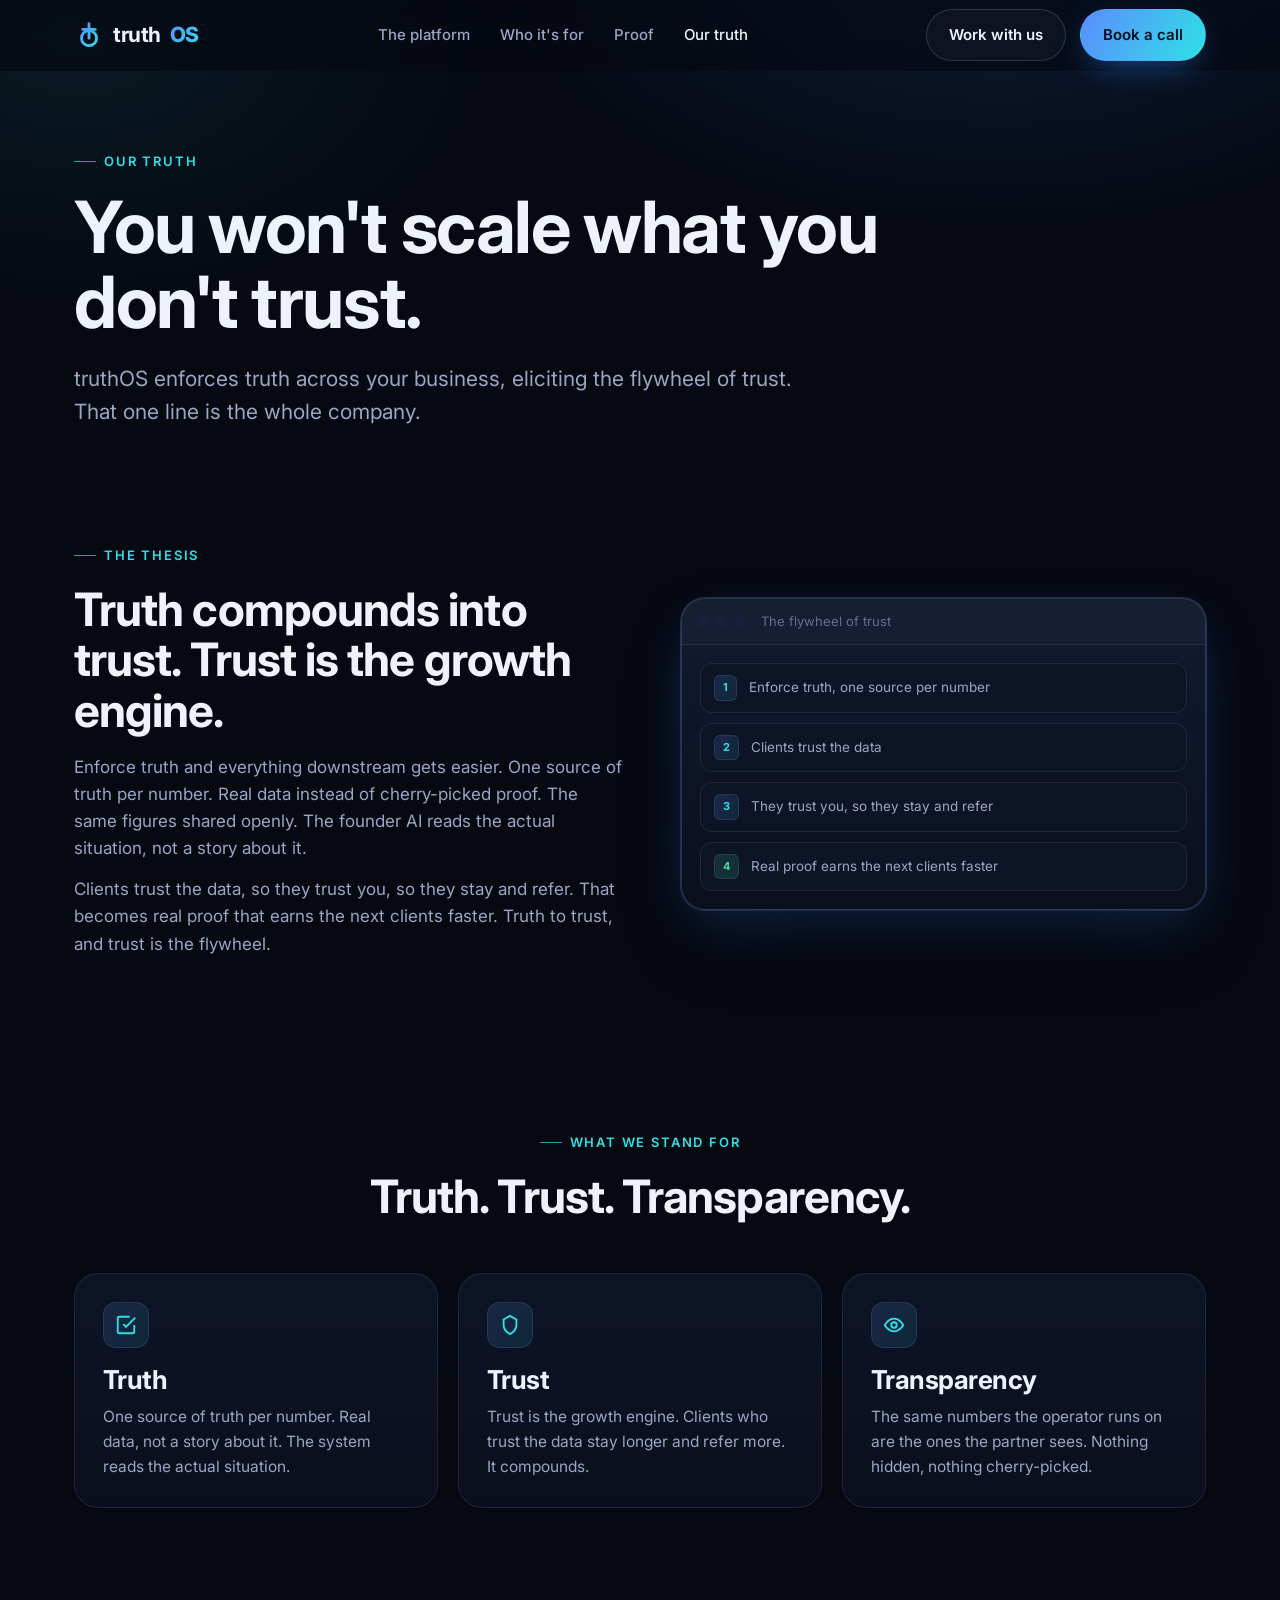
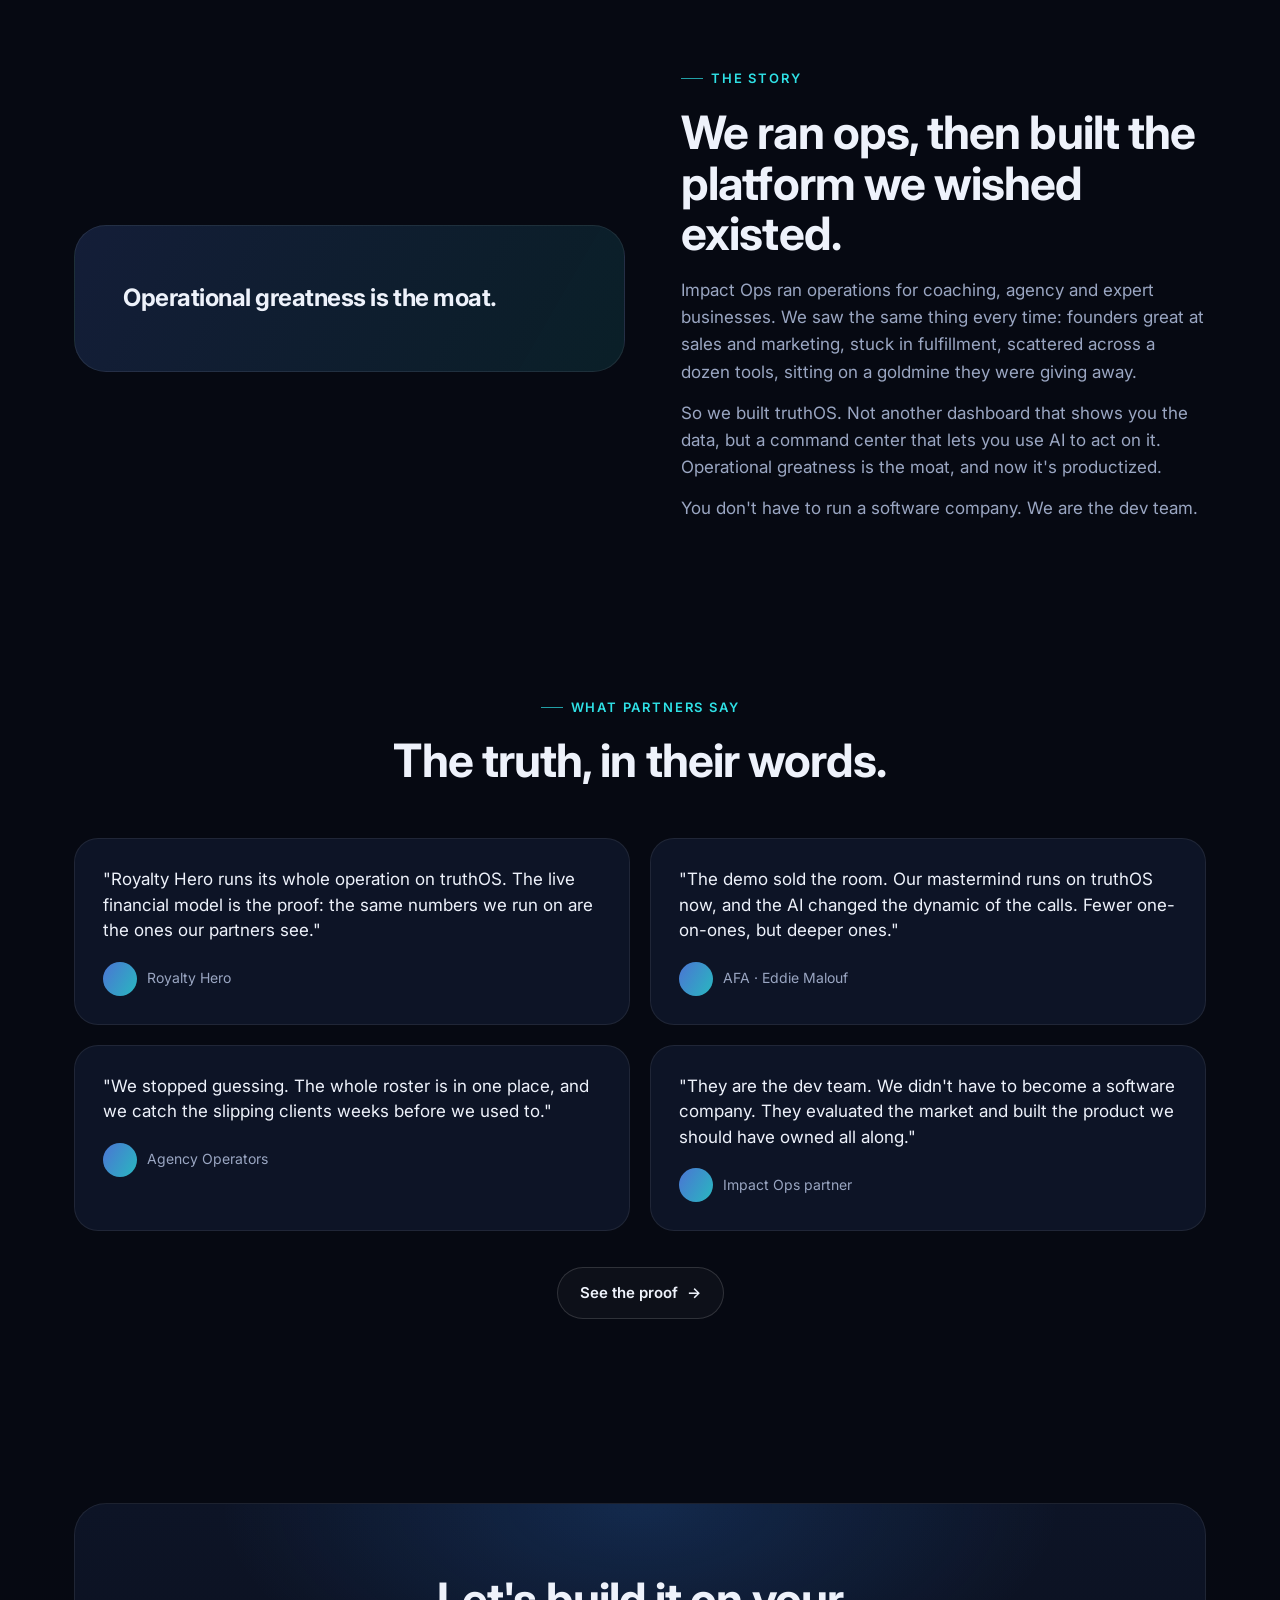
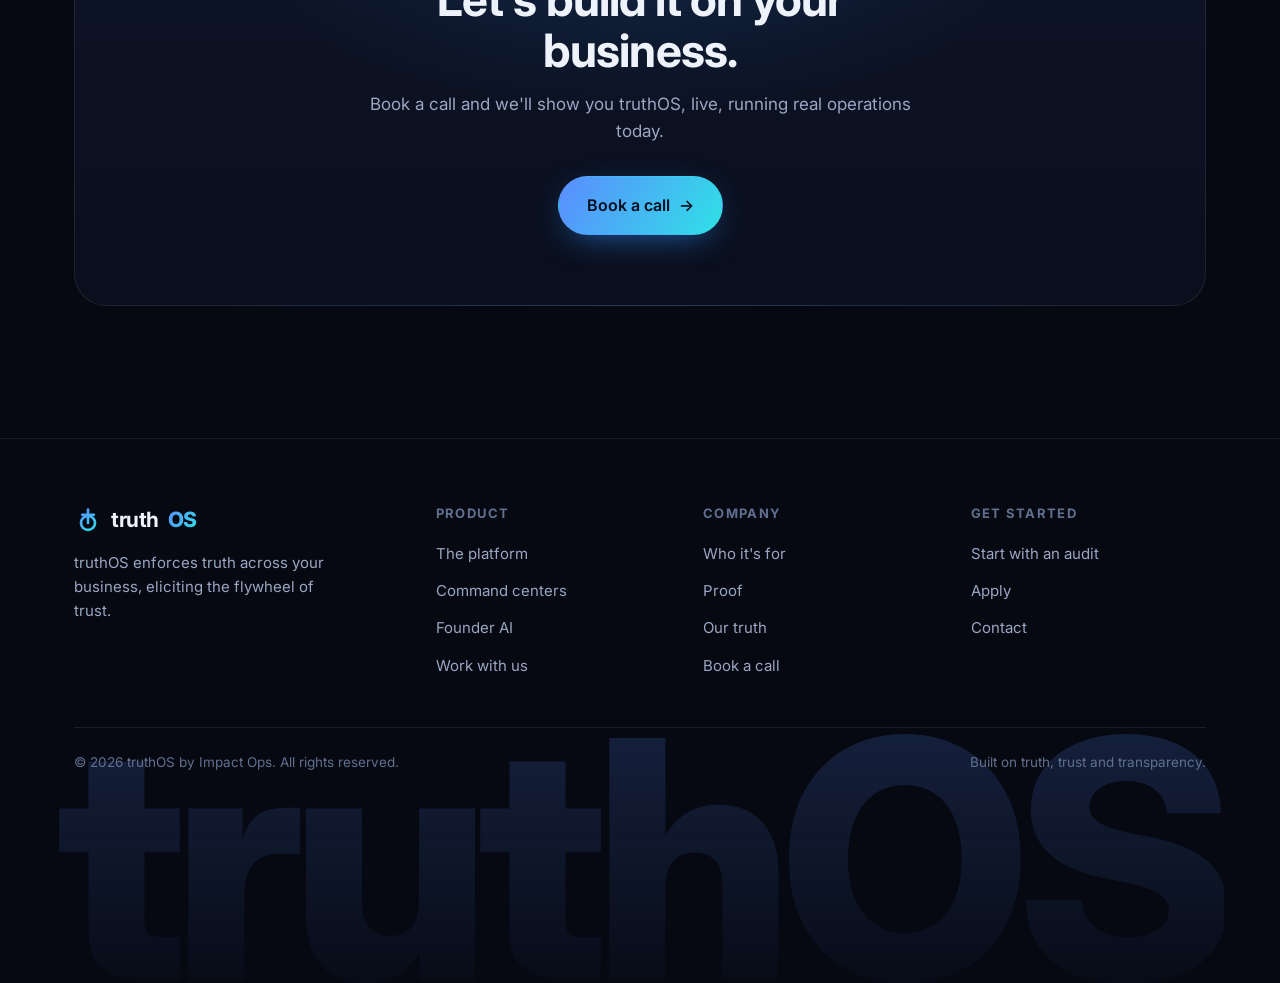
<file: website/about.html>
<!DOCTYPE html>
<html lang="en">
<head>
  <meta charset="UTF-8" />
  <meta name="viewport" content="width=device-width, initial-scale=1.0" />
  <title>Our truth · truthOS</title>
  <meta name="description" content="truthOS enforces truth across your business, eliciting the flywheel of trust. We ran ops for businesses, then built the platform we wished existed. Here's what partners say." />
  <link rel="preconnect" href="https://fonts.googleapis.com" />
  <link rel="preconnect" href="https://fonts.gstatic.com" crossorigin />
  <link href="https://fonts.googleapis.com/css2?family=Inter:wght@400;500;600;700;800&display=swap" rel="stylesheet" />
  <link rel="stylesheet" href="styles.css" />
</head>
<body>

  <header class="nav">
    <div class="wrap nav-inner">
      <a class="brand" href="index.html"><img src="assets/logo.svg" class="brand-mark" alt="" />truth<b class="gradient-text">OS</b></a>
      <nav class="nav-links">
        <a href="platform.html">The platform</a>
        <a href="who-its-for.html">Who it's for</a>
        <a href="proof.html">Proof</a>
        <a href="about.html" class="active">Our truth</a>
      </nav>
      <div class="nav-cta">
        <a class="btn btn-ghost" href="pricing.html">Work with us</a>
        <a class="btn btn-primary" href="book-a-call.html">Book a call</a>
        <button class="nav-toggle" aria-label="Menu"><svg viewBox="0 0 24 24" fill="none" stroke="currentColor" stroke-width="2"><path d="M3 6h18M3 12h18M3 18h18"/></svg></button>
      </div>
    </div>
  </header>

  <main>

    <section class="hero">
      <div class="wrap">
        <span class="eyebrow">Our truth</span>
        <h1>You won't scale what you don't trust.</h1>
        <p class="lead">truthOS enforces truth across your business, eliciting the flywheel of trust. That one line is the whole company.</p>
      </div>
    </section>

    <!-- THESIS -->
    <section class="section-sm">
      <div class="wrap">
        <div class="split">
          <div class="split-text">
            <span class="eyebrow">The thesis</span>
            <h2>Truth compounds into trust. Trust is the growth engine.</h2>
            <p>Enforce truth and everything downstream gets easier. One source of truth per number. Real data instead of cherry-picked proof. The same figures shared openly. The founder AI reads the actual situation, not a story about it.</p>
            <p>Clients trust the data, so they trust you, so they stay and refer. That becomes real proof that earns the next clients faster. Truth to trust, and trust is the flywheel.</p>
          </div>
          <div class="reveal">
            <div class="mock">
              <div class="mock-bar"><span class="dots"><i></i><i></i><i></i></span><span class="title">The flywheel of trust</span></div>
              <div class="mock-body">
                <div class="feed">
                  <div class="row"><span class="badge">1</span><span class="grow">Enforce truth, one source per number</span></div>
                  <div class="row"><span class="badge">2</span><span class="grow">Clients trust the data</span></div>
                  <div class="row"><span class="badge">3</span><span class="grow">They trust you, so they stay and refer</span></div>
                  <div class="row"><span class="badge now">4</span><span class="grow">Real proof earns the next clients faster</span></div>
                </div>
              </div>
            </div>
          </div>
        </div>
      </div>
    </section>

    <!-- PILLARS -->
    <section class="section">
      <div class="wrap">
        <div class="section-head center mx-auto"><span class="eyebrow">What we stand for</span><h2>Truth. Trust. Transparency.</h2></div>
        <div class="grid grid-3">
          <div class="card reveal"><div class="ico"><svg viewBox="0 0 24 24" fill="none" stroke="currentColor" stroke-width="2"><path d="M9 11l3 3L22 4"/><path d="M21 12v7a2 2 0 0 1-2 2H5a2 2 0 0 1-2-2V5a2 2 0 0 1 2-2h11"/></svg></div><h3>Truth</h3><p>One source of truth per number. Real data, not a story about it. The system reads the actual situation.</p></div>
          <div class="card reveal"><div class="ico"><svg viewBox="0 0 24 24" fill="none" stroke="currentColor" stroke-width="2"><path d="M12 2l7 4v6c0 5-3.5 8-7 10-3.5-2-7-5-7-10V6l7-4z"/></svg></div><h3>Trust</h3><p>Trust is the growth engine. Clients who trust the data stay longer and refer more. It compounds.</p></div>
          <div class="card reveal"><div class="ico"><svg viewBox="0 0 24 24" fill="none" stroke="currentColor" stroke-width="2"><circle cx="12" cy="12" r="3"/><path d="M2 12s3.5-7 10-7 10 7 10 7-3.5 7-10 7-10-7-10-7z"/></svg></div><h3>Transparency</h3><p>The same numbers the operator runs on are the ones the partner sees. Nothing hidden, nothing cherry-picked.</p></div>
        </div>
      </div>
    </section>

    <!-- STORY -->
    <section class="section-sm">
      <div class="wrap">
        <div class="split rev">
          <div class="split-text">
            <span class="eyebrow">The story</span>
            <h2>We ran ops, then built the platform we wished existed.</h2>
            <p>Impact Ops ran operations for coaching, agency and expert businesses. We saw the same thing every time: founders great at sales and marketing, stuck in fulfillment, scattered across a dozen tools, sitting on a goldmine they were giving away.</p>
            <p>So we built truthOS. Not another dashboard that shows you the data, but a command center that lets you use AI to act on it. Operational greatness is the moat, and now it's productized.</p>
            <p>You don't have to run a software company. We are the dev team.</p>
          </div>
          <div class="reveal">
            <div class="statement" style="text-align:left">
              <p style="font-size:24px; max-width:none">Operational greatness is the moat.</p>
            </div>
          </div>
        </div>
      </div>
    </section>

    <!-- TESTIMONIALS -->
    <section class="section">
      <div class="wrap">
        <div class="section-head center mx-auto"><span class="eyebrow">What partners say</span><h2>The truth, in their words.</h2></div>
        <div class="grid grid-2">
          <div class="quote reveal"><p>"Royalty Hero runs its whole operation on truthOS. The live financial model is the proof: the same numbers we run on are the ones our partners see."</p><div class="by"><span class="av"></span> Royalty Hero</div></div>
          <div class="quote reveal"><p>"The demo sold the room. Our mastermind runs on truthOS now, and the AI changed the dynamic of the calls. Fewer one-on-ones, but deeper ones."</p><div class="by"><span class="av"></span> AFA &middot; Eddie Malouf</div></div>
          <div class="quote reveal"><p>"We stopped guessing. The whole roster is in one place, and we catch the slipping clients weeks before we used to."</p><div class="by"><span class="av"></span> Agency Operators</div></div>
          <div class="quote reveal"><p>"They are the dev team. We didn't have to become a software company. They evaluated the market and built the product we should have owned all along."</p><div class="by"><span class="av"></span> Impact Ops partner</div></div>
        </div>
        <div class="center" style="margin-top:36px">
          <a class="btn btn-ghost" href="proof.html">See the proof <span class="arrow">&rarr;</span></a>
        </div>
      </div>
    </section>

    <section class="section">
      <div class="wrap">
        <div class="cta-band reveal">
          <h2>Let's build it on your business.</h2>
          <p>Book a call and we'll show you truthOS, live, running real operations today.</p>
          <a class="btn btn-primary btn-lg" href="book-a-call.html">Book a call <span class="arrow">&rarr;</span></a>
        </div>
      </div>
    </section>

  </main>

  <footer class="footer">
    <div class="wrap">
      <div class="footer-top">
        <div>
          <a class="brand" href="index.html"><img src="assets/logo.svg" class="brand-mark" alt="" />truth<b class="gradient-text">OS</b></a>
          <p class="blurb">truthOS enforces truth across your business, eliciting the flywheel of trust.</p>
        </div>
        <div><h5>Product</h5><ul><li><a href="platform.html">The platform</a></li><li><a href="platform.html#command-centers">Command centers</a></li><li><a href="platform.html#founder-ai">Founder AI</a></li><li><a href="pricing.html">Work with us</a></li></ul></div>
        <div><h5>Company</h5><ul><li><a href="who-its-for.html">Who it's for</a></li><li><a href="proof.html">Proof</a></li><li><a href="about.html">Our truth</a></li><li><a href="book-a-call.html">Book a call</a></li></ul></div>
        <div><h5>Get started</h5><ul><li><a href="pricing.html">Start with an audit</a></li><li><a href="book-a-call.html">Apply</a></li><li><a href="mailto:hello@truthos.io">Contact</a></li></ul></div>
      </div>
      <div class="footer-bot">
        <span>&copy; <span data-year>2026</span> truthOS by Impact Ops. All rights reserved.</span>
        <span>Built on truth, trust and transparency.</span>
      </div>
    </div>
  </footer>

  <script src="script.js"></script>
</body>
</html>
</file>
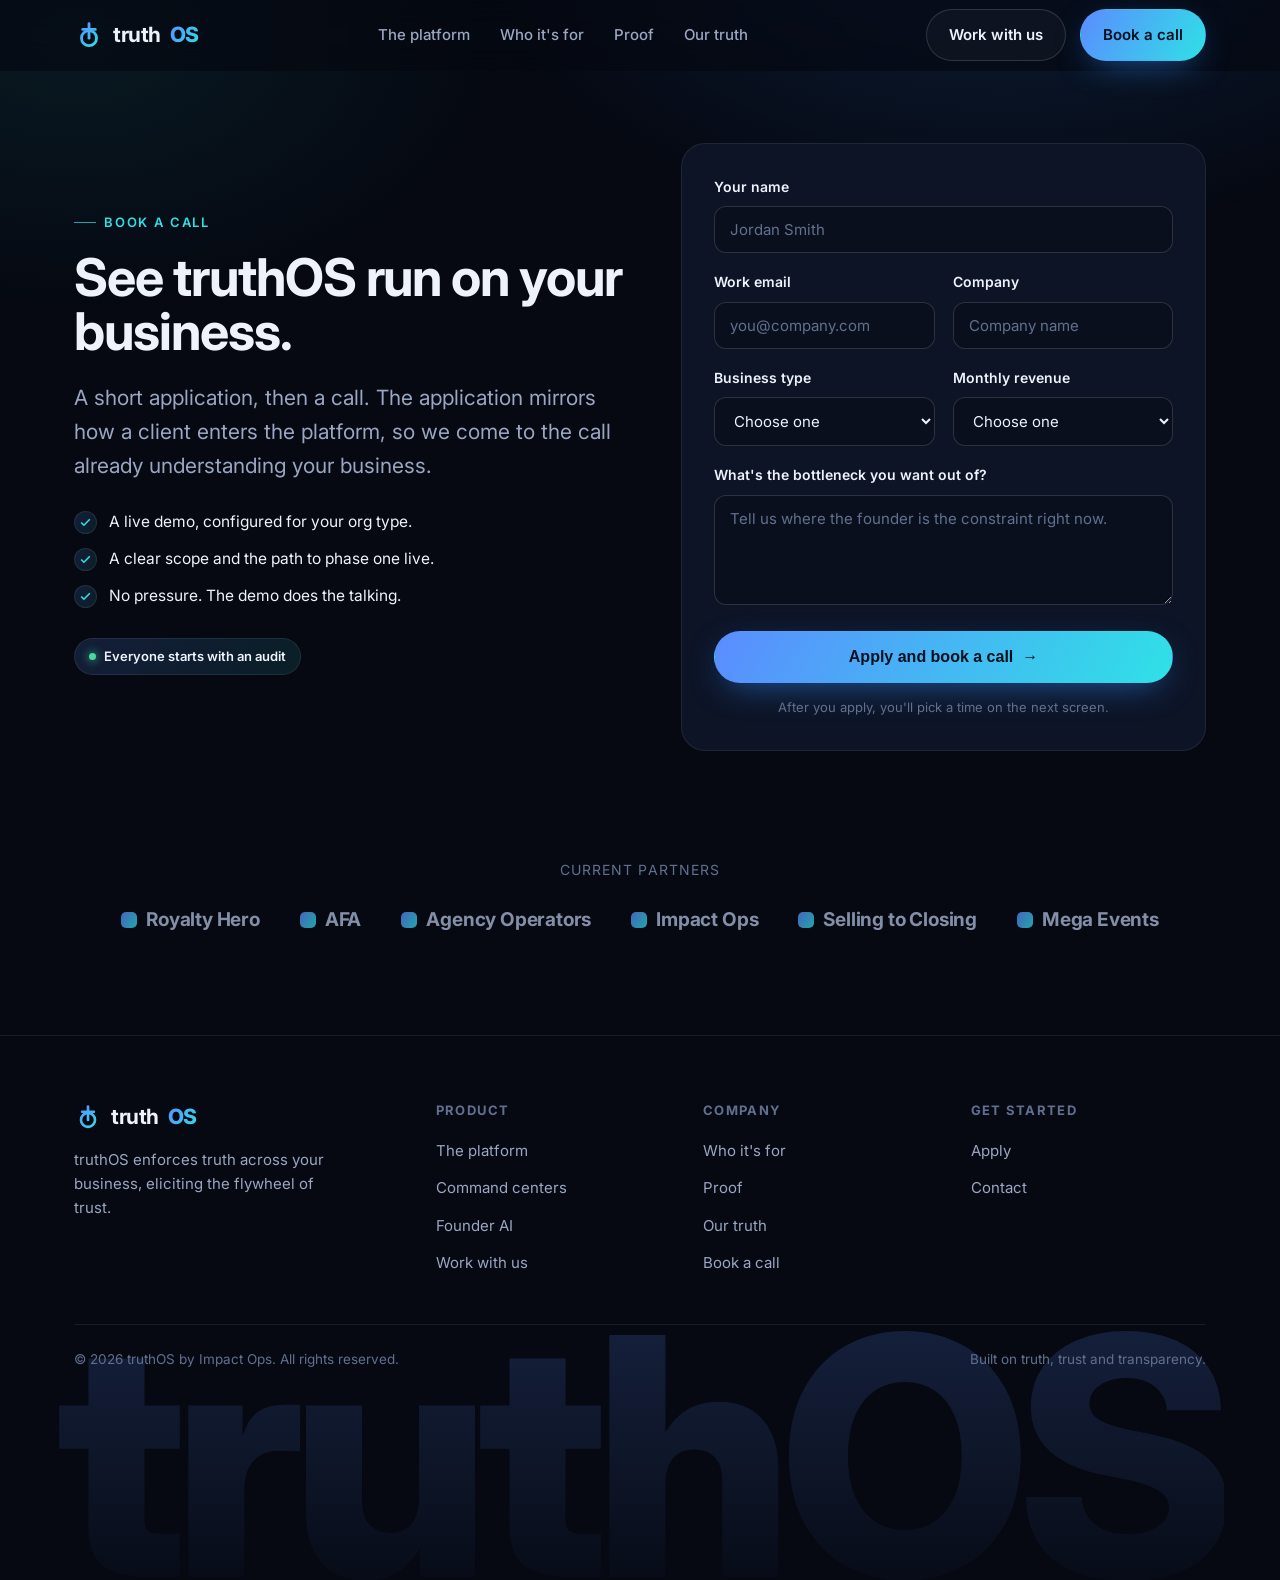
<file: website/book-a-call.html>
<!DOCTYPE html>
<html lang="en">
<head>
  <meta charset="UTF-8" />
  <meta name="viewport" content="width=device-width, initial-scale=1.0" />
  <title>Book a call · truthOS</title>
  <meta name="description" content="Apply to build truthOS on your business. A short application, then a call. The demo sells the program." />
  <link rel="preconnect" href="https://fonts.googleapis.com" />
  <link rel="preconnect" href="https://fonts.gstatic.com" crossorigin />
  <link href="https://fonts.googleapis.com/css2?family=Inter:wght@400;500;600;700;800&display=swap" rel="stylesheet" />
  <link rel="stylesheet" href="styles.css" />
</head>
<body>

  <header class="nav">
    <div class="wrap nav-inner">
      <a class="brand" href="index.html"><img src="assets/logo.svg" class="brand-mark" alt="" />truth<b class="gradient-text">OS</b></a>
      <nav class="nav-links">
        <a href="platform.html">The platform</a>
        <a href="who-its-for.html">Who it's for</a>
        <a href="proof.html">Proof</a>
        <a href="about.html">Our truth</a>
      </nav>
      <div class="nav-cta">
        <a class="btn btn-ghost" href="pricing.html">Work with us</a>
        <a class="btn btn-primary" href="book-a-call.html">Book a call</a>
        <button class="nav-toggle" aria-label="Menu"><svg viewBox="0 0 24 24" fill="none" stroke="currentColor" stroke-width="2"><path d="M3 6h18M3 12h18M3 18h18"/></svg></button>
      </div>
    </div>
  </header>

  <main>

    <section class="hero">
      <div class="wrap">
        <div class="split">
          <div class="split-text">
            <span class="eyebrow">Book a call</span>
            <h1 style="font-size:clamp(34px,5vw,52px)">See truthOS run on your business.</h1>
            <p class="lead">A short application, then a call. The application mirrors how a client enters the platform, so we come to the call already understanding your business.</p>
            <ul class="checklist" style="margin-top:28px">
              <li><span class="ck"><svg viewBox="0 0 24 24" fill="none" stroke="currentColor" stroke-width="3"><path d="M20 6L9 17l-5-5"/></svg></span> A live demo, configured for your org type.</li>
              <li><span class="ck"><svg viewBox="0 0 24 24" fill="none" stroke="currentColor" stroke-width="3"><path d="M20 6L9 17l-5-5"/></svg></span> A clear scope and the path to phase one live.</li>
              <li><span class="ck"><svg viewBox="0 0 24 24" fill="none" stroke="currentColor" stroke-width="3"><path d="M20 6L9 17l-5-5"/></svg></span> No pressure. The demo does the talking.</li>
            </ul>
            <p class="hero-note" style="margin-top:30px"><span class="pill"><span class="led"></span> Everyone starts with an audit</span></p>
          </div>

          <div>
            <form class="form" data-apply>
              <div class="field">
                <label for="name">Your name</label>
                <input id="name" name="name" type="text" placeholder="Jordan Smith" required />
              </div>
              <div class="row2">
                <div class="field">
                  <label for="email">Work email</label>
                  <input id="email" name="email" type="email" placeholder="you@company.com" required />
                </div>
                <div class="field">
                  <label for="company">Company</label>
                  <input id="company" name="company" type="text" placeholder="Company name" required />
                </div>
              </div>
              <div class="row2">
                <div class="field">
                  <label for="type">Business type</label>
                  <select id="type" name="type" required>
                    <option value="" disabled selected>Choose one</option>
                    <option>Coach or course creator</option>
                    <option>Agency owner</option>
                    <option>Expert with a personal brand</option>
                    <option>Enterprise authority</option>
                    <option>Other</option>
                  </select>
                </div>
                <div class="field">
                  <label for="revenue">Monthly revenue</label>
                  <select id="revenue" name="revenue" required>
                    <option value="" disabled selected>Choose one</option>
                    <option>Under $30k / mo</option>
                    <option>$30k to $100k / mo</option>
                    <option>$100k to $500k / mo</option>
                    <option>$500k+ / mo</option>
                  </select>
                </div>
              </div>
              <div class="field">
                <label for="goal">What's the bottleneck you want out of?</label>
                <textarea id="goal" name="goal" placeholder="Tell us where the founder is the constraint right now."></textarea>
              </div>
              <button class="btn btn-primary btn-lg" type="submit" style="width:100%; justify-content:center">Apply and book a call <span class="arrow">&rarr;</span></button>
              <p class="faint" style="font-size:13px; margin-top:14px; text-align:center">After you apply, you'll pick a time on the next screen.</p>

              <div data-apply-done style="display:none; align-items:center; gap:12px; margin-top:22px; padding:16px; border:1px solid rgba(70,217,160,0.4); border-radius:14px; background:rgba(70,217,160,0.08)">
                <span style="color:var(--good); flex:none"><svg width="26" height="26" viewBox="0 0 24 24" fill="none" stroke="currentColor" stroke-width="2"><path d="M22 11.08V12a10 10 0 1 1-5.93-9.14"/><path d="M22 4L12 14.01l-3-3"/></svg></span>
                <span style="font-size:15px">Thanks. Your application is in. Connect your calendar to lock a time, and we'll come ready.</span>
              </div>
            </form>
            <!-- INTEGRATION NOTE: wire this form to your CRM/scheduler (Calendly,
                 SavvyCal, or the truthOS intake) and a real backend before launch.
                 Right now it confirms client-side only. See website/README.md. -->
          </div>
        </div>
      </div>
    </section>

    <section class="section-sm">
      <div class="wrap center">
        <p class="faint" style="margin-bottom:24px; font-size:14px; letter-spacing:0.08em; text-transform:uppercase;">Current partners</p>
        <div class="logos">
          <span class="logo"><span class="mk"></span> Royalty Hero</span>
          <span class="logo"><span class="mk"></span> AFA</span>
          <span class="logo"><span class="mk"></span> Agency Operators</span>
          <span class="logo"><span class="mk"></span> Impact Ops</span>
          <span class="logo"><span class="mk"></span> Selling to Closing</span>
          <span class="logo"><span class="mk"></span> Mega Events</span>
        </div>
      </div>
    </section>

  </main>

  <footer class="footer">
    <div class="wrap">
      <div class="footer-top">
        <div>
          <a class="brand" href="index.html"><img src="assets/logo.svg" class="brand-mark" alt="" />truth<b class="gradient-text">OS</b></a>
          <p class="blurb">truthOS enforces truth across your business, eliciting the flywheel of trust.</p>
        </div>
        <div><h5>Product</h5><ul><li><a href="platform.html">The platform</a></li><li><a href="platform.html#command-centers">Command centers</a></li><li><a href="platform.html#founder-ai">Founder AI</a></li><li><a href="pricing.html">Work with us</a></li></ul></div>
        <div><h5>Company</h5><ul><li><a href="who-its-for.html">Who it's for</a></li><li><a href="proof.html">Proof</a></li><li><a href="about.html">Our truth</a></li><li><a href="book-a-call.html">Book a call</a></li></ul></div>
        <div><h5>Get started</h5><ul><li><a href="book-a-call.html">Apply</a></li><li><a href="mailto:hello@truthos.io">Contact</a></li></ul></div>
      </div>
      <div class="footer-bot">
        <span>&copy; <span data-year>2026</span> truthOS by Impact Ops. All rights reserved.</span>
        <span>Built on truth, trust and transparency.</span>
      </div>
    </div>
  </footer>

  <script src="script.js"></script>
</body>
</html>
</file>
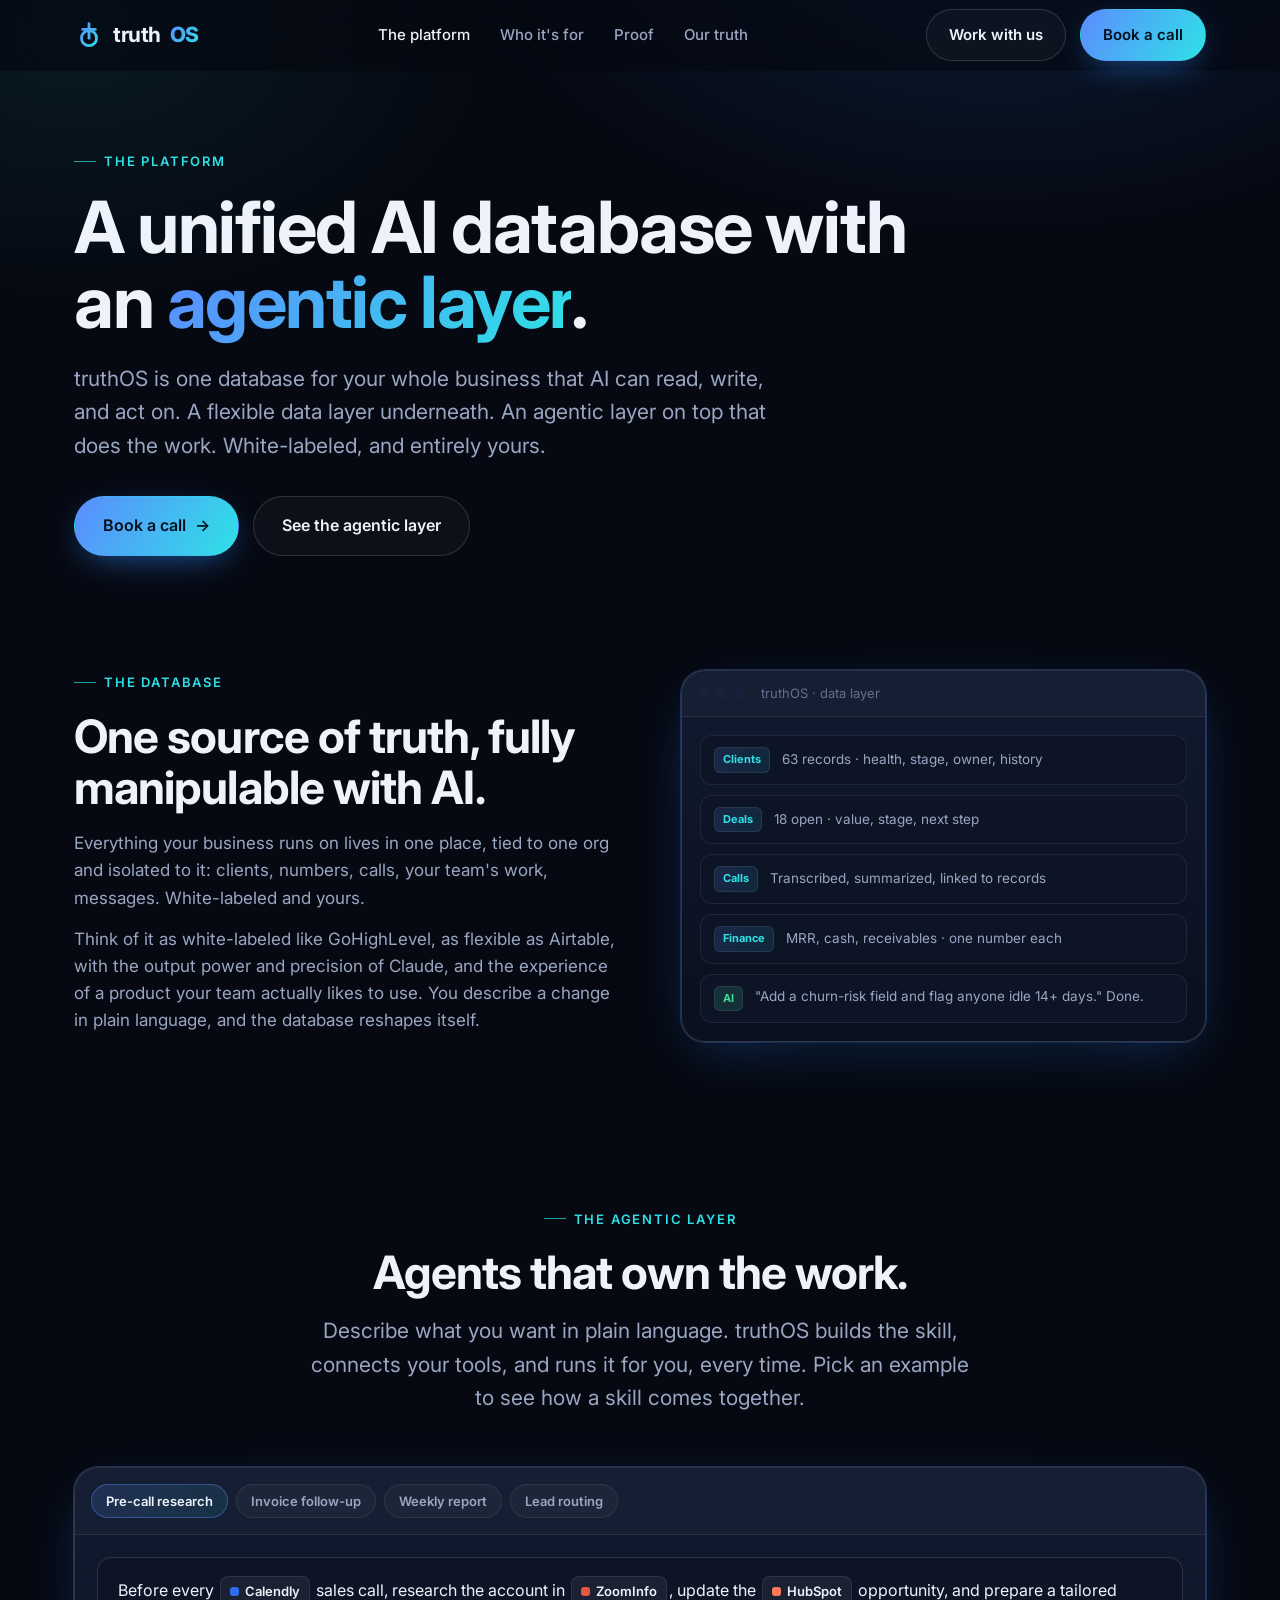
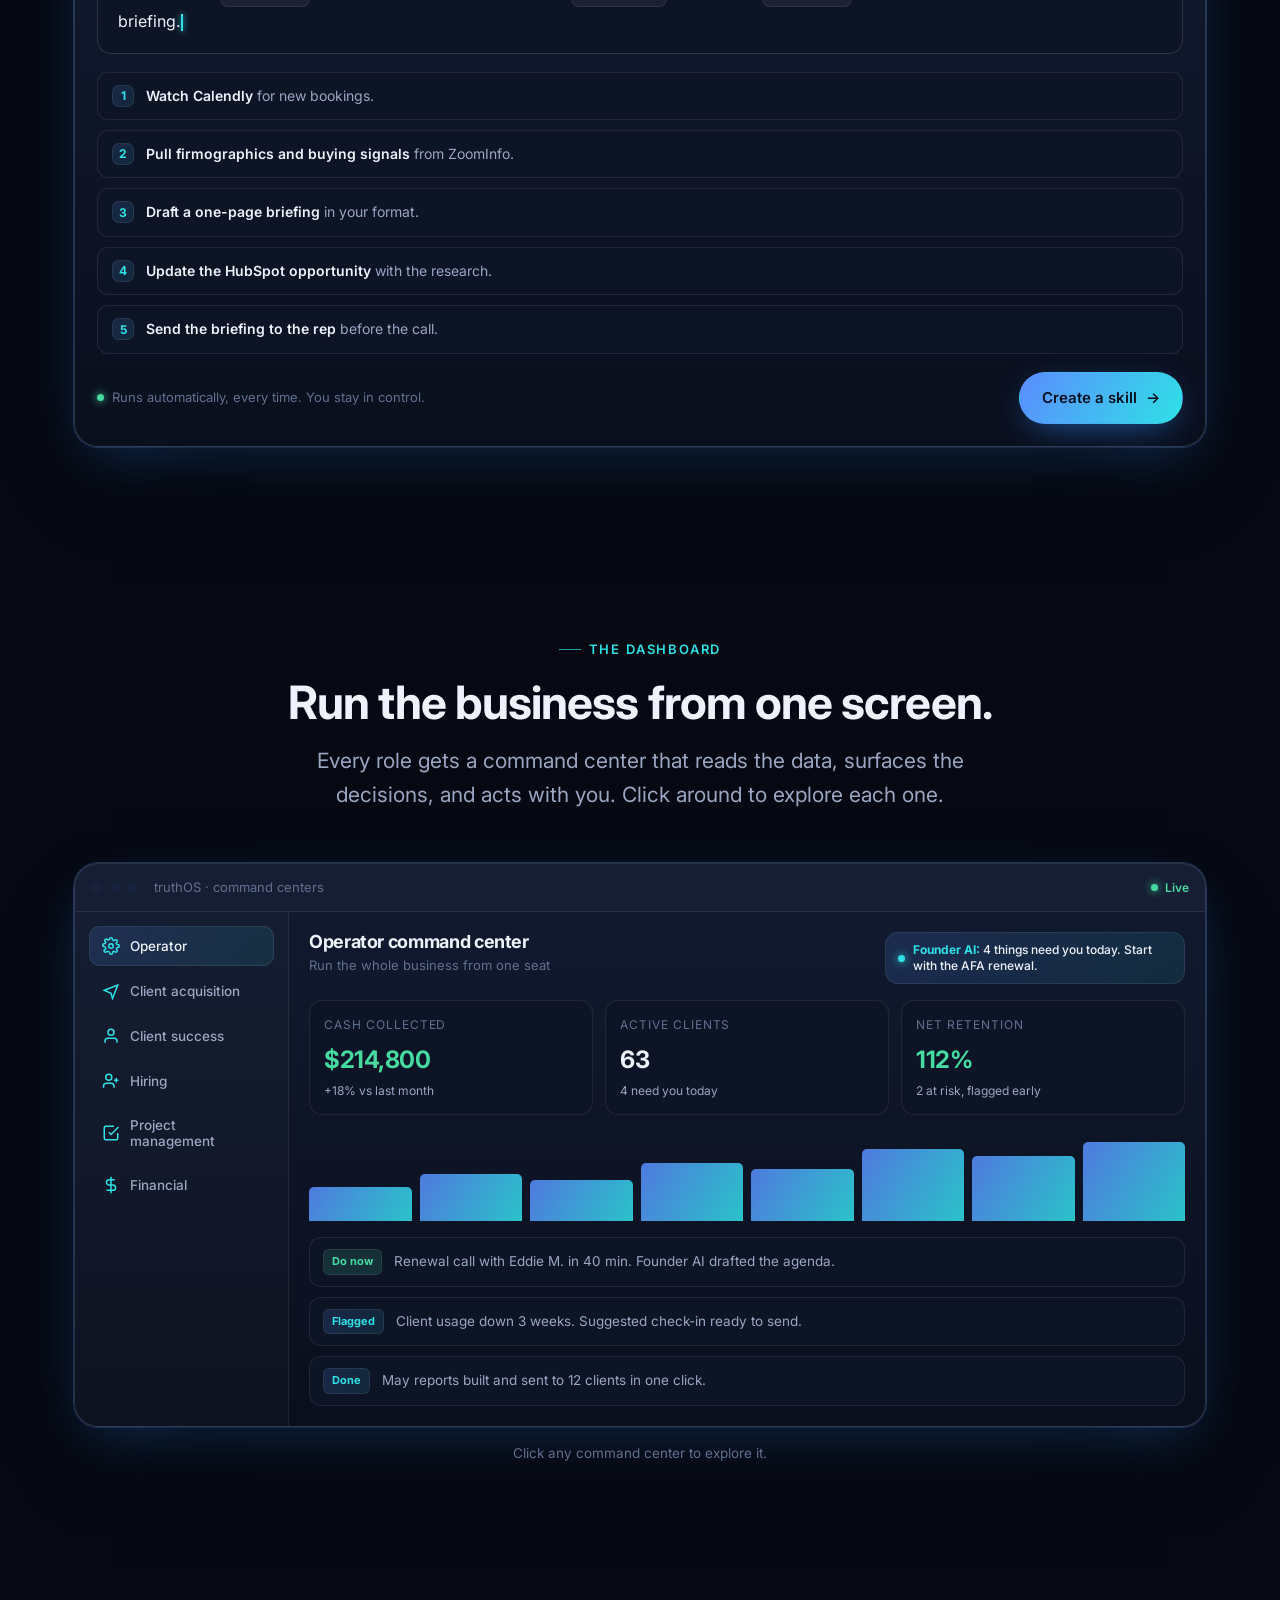
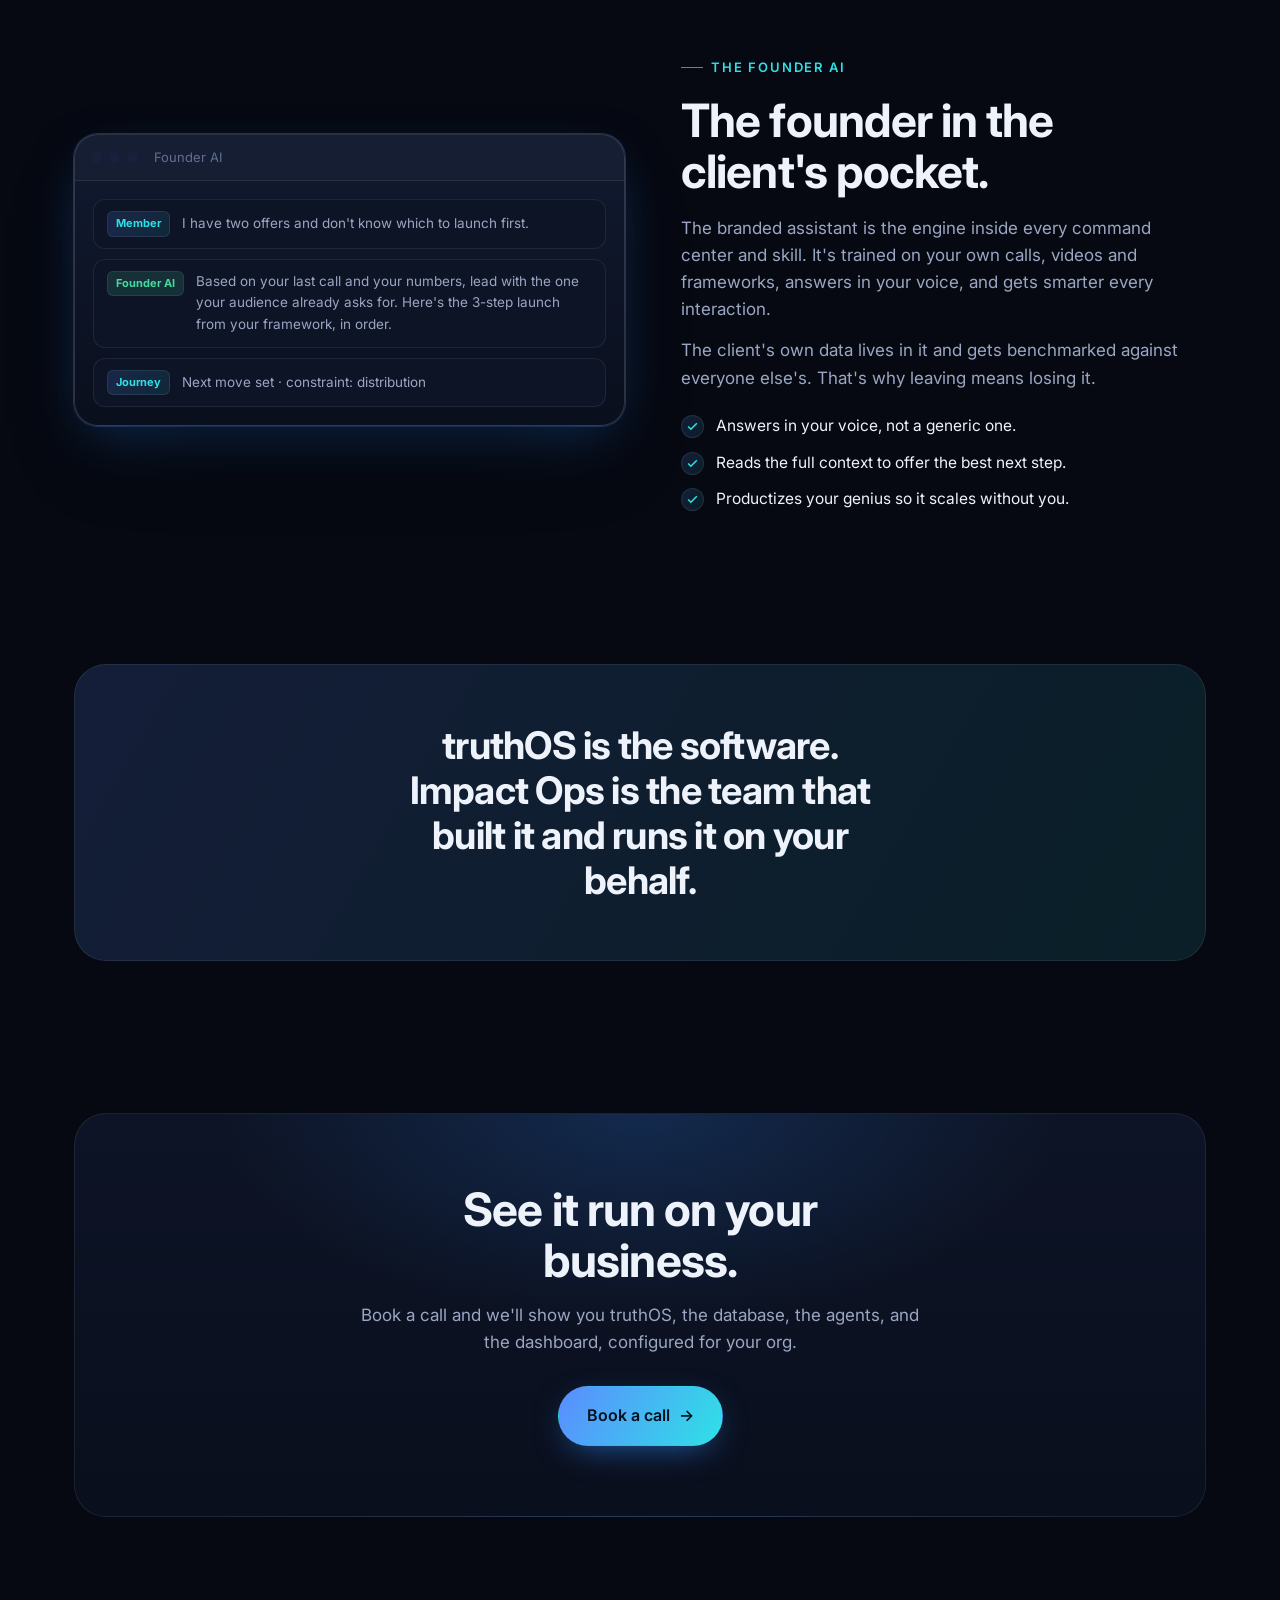
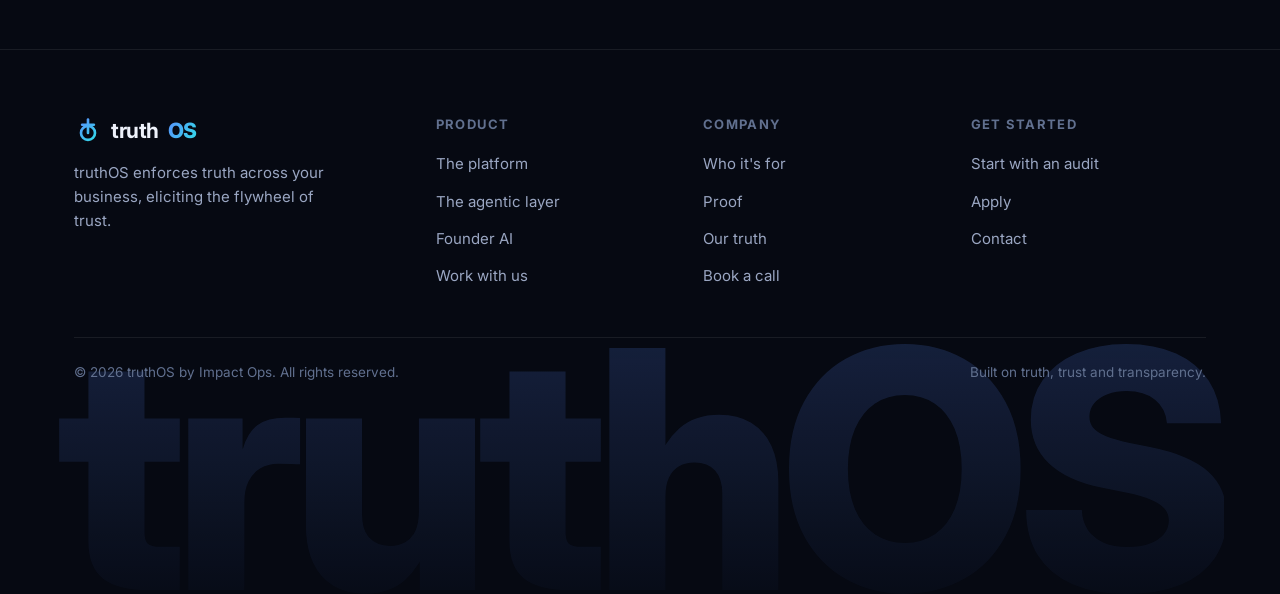
<file: website/platform.html>
<!DOCTYPE html>
<html lang="en">
<head>
  <meta charset="UTF-8" />
  <meta name="viewport" content="width=device-width, initial-scale=1.0" />
  <title>The platform · truthOS</title>
  <meta name="description" content="truthOS is a unified AI database with an agentic layer. One source of truth, fully manipulable with AI. Agents that own the work, and a command center for every role." />
  <link rel="preconnect" href="https://fonts.googleapis.com" />
  <link rel="preconnect" href="https://fonts.gstatic.com" crossorigin />
  <link href="https://fonts.googleapis.com/css2?family=Inter:wght@400;500;600;700;800&display=swap" rel="stylesheet" />
  <link rel="stylesheet" href="styles.css" />
</head>
<body>

  <header class="nav">
    <div class="wrap nav-inner">
      <a class="brand" href="index.html"><img src="assets/logo.svg" class="brand-mark" alt="" />truth<b class="gradient-text">OS</b></a>
      <nav class="nav-links">
        <a href="platform.html" class="active">The platform</a>
        <a href="who-its-for.html">Who it's for</a>
        <a href="proof.html">Proof</a>
        <a href="about.html">Our truth</a>
      </nav>
      <div class="nav-cta">
        <a class="btn btn-ghost" href="pricing.html">Work with us</a>
        <a class="btn btn-primary" href="book-a-call.html">Book a call</a>
        <button class="nav-toggle" aria-label="Menu"><svg viewBox="0 0 24 24" fill="none" stroke="currentColor" stroke-width="2"><path d="M3 6h18M3 12h18M3 18h18"/></svg></button>
      </div>
    </div>
  </header>

  <main>

    <!-- HERO -->
    <section class="hero">
      <div class="wrap">
        <span class="eyebrow">The platform</span>
        <h1>A unified AI database with an <span class="gradient-text">agentic layer</span>.</h1>
        <p class="lead">truthOS is one database for your whole business that AI can read, write, and act on. A flexible data layer underneath. An agentic layer on top that does the work. White-labeled, and entirely yours.</p>
        <div class="hero-cta">
          <a class="btn btn-primary btn-lg" href="book-a-call.html">Book a call <span class="arrow">&rarr;</span></a>
          <a class="btn btn-ghost btn-lg" href="#agents">See the agentic layer</a>
        </div>
      </div>
    </section>

    <!-- THE DATABASE -->
    <section class="section-sm">
      <div class="wrap">
        <div class="split">
          <div class="split-text">
            <span class="eyebrow">The database</span>
            <h2>One source of truth, fully manipulable with AI.</h2>
            <p>Everything your business runs on lives in one place, tied to one org and isolated to it: clients, numbers, calls, your team's work, messages. White-labeled and yours.</p>
            <p>Think of it as white-labeled like GoHighLevel, as flexible as Airtable, with the output power and precision of Claude, and the experience of a product your team actually likes to use. You describe a change in plain language, and the database reshapes itself.</p>
          </div>
          <div class="reveal">
            <div class="mock">
              <div class="mock-bar"><span class="dots"><i></i><i></i><i></i></span><span class="title">truthOS &middot; data layer</span></div>
              <div class="mock-body">
                <div class="feed">
                  <div class="row"><span class="badge">Clients</span><span class="grow">63 records &middot; health, stage, owner, history</span></div>
                  <div class="row"><span class="badge">Deals</span><span class="grow">18 open &middot; value, stage, next step</span></div>
                  <div class="row"><span class="badge">Calls</span><span class="grow">Transcribed, summarized, linked to records</span></div>
                  <div class="row"><span class="badge">Finance</span><span class="grow">MRR, cash, receivables &middot; one number each</span></div>
                  <div class="row" style="align-items:flex-start"><span class="badge now">AI</span><span class="grow">"Add a churn-risk field and flag anyone idle 14+ days." Done.</span></div>
                </div>
              </div>
            </div>
          </div>
        </div>
      </div>
    </section>

    <!-- THE AGENTIC LAYER -->
    <section class="section" id="agents">
      <div class="wrap">
        <div class="section-head center mx-auto">
          <span class="eyebrow">The agentic layer</span>
          <h2>Agents that own the work.</h2>
          <p class="lead mx-auto maxw-680">Describe what you want in plain language. truthOS builds the skill, connects your tools, and runs it for you, every time. Pick an example to see how a skill comes together.</p>
        </div>
        <div class="agent-demo reveal">
          <div class="agent-tabs">
            <button class="agent-tab active" data-agent="research">Pre-call research</button>
            <button class="agent-tab" data-agent="invoice">Invoice follow-up</button>
            <button class="agent-tab" data-agent="report">Weekly report</button>
            <button class="agent-tab" data-agent="routing">Lead routing</button>
          </div>
          <div class="agent-body">

            <div class="agent-panel active" data-agent="research">
              <div class="agent-prompt">Before every <span class="app-chip"><span class="dotc" style="background:#2f6df0"></span>Calendly</span> sales call, research the account in <span class="app-chip"><span class="dotc" style="background:#e5573f"></span>ZoomInfo</span>, update the <span class="app-chip"><span class="dotc" style="background:#ff7a59"></span>HubSpot</span> opportunity, and prepare a tailored briefing.<span class="agent-caret"></span></div>
              <div class="agent-steps">
                <div class="agent-step"><span class="n">1</span><span><b>Watch Calendly</b> for new bookings.</span></div>
                <div class="agent-step"><span class="n">2</span><span><b>Pull firmographics and buying signals</b> from ZoomInfo.</span></div>
                <div class="agent-step"><span class="n">3</span><span><b>Draft a one-page briefing</b> in your format.</span></div>
                <div class="agent-step"><span class="n">4</span><span><b>Update the HubSpot opportunity</b> with the research.</span></div>
                <div class="agent-step"><span class="n">5</span><span><b>Send the briefing to the rep</b> before the call.</span></div>
              </div>
            </div>

            <div class="agent-panel" data-agent="invoice">
              <div class="agent-prompt">When a <span class="app-chip"><span class="dotc" style="background:#635bff"></span>Stripe</span> invoice is 7 days overdue, draft a friendly follow-up in <span class="app-chip"><span class="dotc" style="background:#ea4335"></span>Gmail</span> in our voice and flag it for me.<span class="agent-caret"></span></div>
              <div class="agent-steps">
                <div class="agent-step"><span class="n">1</span><span><b>Watch Stripe</b> for overdue invoices.</span></div>
                <div class="agent-step"><span class="n">2</span><span><b>Draft a follow-up</b> in your voice.</span></div>
                <div class="agent-step"><span class="n">3</span><span><b>Attach the invoice and a payment link.</b></span></div>
                <div class="agent-step"><span class="n">4</span><span><b>Flag it for your approval.</b></span></div>
                <div class="agent-step"><span class="n">5</span><span><b>Send and log</b> the outcome to the record.</span></div>
              </div>
            </div>

            <div class="agent-panel" data-agent="report">
              <div class="agent-prompt">Every Monday, build the weekly numbers from <span class="app-chip"><span class="dotc" style="background:#5b8cff"></span>truthOS</span>, write the recap, and post it to <span class="app-chip"><span class="dotc" style="background:#7c3aed"></span>Slack</span>.<span class="agent-caret"></span></div>
              <div class="agent-steps">
                <div class="agent-step"><span class="n">1</span><span><b>Pull the week's numbers</b> from the data layer.</span></div>
                <div class="agent-step"><span class="n">2</span><span><b>Compare to plan</b> and flag what moved.</span></div>
                <div class="agent-step"><span class="n">3</span><span><b>Write the recap</b> in your voice.</span></div>
                <div class="agent-step"><span class="n">4</span><span><b>Post it to #leadership.</b></span></div>
                <div class="agent-step"><span class="n">5</span><span><b>Log the decisions</b> back to the data layer.</span></div>
              </div>
            </div>

            <div class="agent-panel" data-agent="routing">
              <div class="agent-prompt">Route every new <span class="app-chip"><span class="dotc" style="background:#ff7a59"></span>HubSpot</span> lead to the closer with the best fit and the highest close rate this week, and notify them in <span class="app-chip"><span class="dotc" style="background:#7c3aed"></span>Slack</span>.<span class="agent-caret"></span></div>
              <div class="agent-steps">
                <div class="agent-step"><span class="n">1</span><span><b>Watch HubSpot</b> for new leads.</span></div>
                <div class="agent-step"><span class="n">2</span><span><b>Score fit</b> against your ICP.</span></div>
                <div class="agent-step"><span class="n">3</span><span><b>Check each closer's live close rate.</b></span></div>
                <div class="agent-step"><span class="n">4</span><span><b>Assign and notify</b> them in Slack.</span></div>
                <div class="agent-step"><span class="n">5</span><span><b>Track the lead</b> to first call.</span></div>
              </div>
            </div>

            <div class="agent-foot">
              <span class="note"><span class="led"></span> Runs automatically, every time. You stay in control.</span>
              <a class="btn btn-primary" href="book-a-call.html">Create a skill <span class="arrow">&rarr;</span></a>
            </div>
          </div>
        </div>
      </div>
    </section>

    <!-- THE DASHBOARD -->
    <section class="section" id="dashboard">
      <div class="wrap">
        <div class="section-head center mx-auto">
          <span class="eyebrow">The dashboard</span>
          <h2>Run the business from one screen.</h2>
          <p class="lead mx-auto maxw-680">Every role gets a command center that reads the data, surfaces the decisions, and acts with you. Click around to explore each one.</p>
        </div>
        <div class="reveal">
          <div class="console">
            <div class="console-bar">
              <span class="dots"><i></i><i></i><i></i></span>
              <span class="title">truthOS &middot; command centers</span>
              <span class="live"><span class="led"></span> Live</span>
            </div>
            <div class="console-grid">
              <aside class="console-side">
                <button class="cc-btn active" data-cc="operator"><svg class="gi" viewBox="0 0 24 24" fill="none" stroke="currentColor" stroke-width="2"><circle cx="12" cy="12" r="3"/><path d="M19.4 15a1.65 1.65 0 0 0 .33 1.82l.06.06a2 2 0 1 1-2.83 2.83l-.06-.06a1.65 1.65 0 0 0-2.82 1.17V21a2 2 0 0 1-4 0v-.09A1.65 1.65 0 0 0 8 19.4a1.65 1.65 0 0 0-1.82.33l-.06.06a2 2 0 1 1-2.83-2.83l.06-.06A1.65 1.65 0 0 0 4.6 14a1.65 1.65 0 0 0-1.51-1H3a2 2 0 0 1 0-4h.09A1.65 1.65 0 0 0 4.6 8a1.65 1.65 0 0 0-.33-1.82l-.06-.06a2 2 0 1 1 2.83-2.83l.06.06A1.65 1.65 0 0 0 10 3.09V3a2 2 0 0 1 4 0v.09a1.65 1.65 0 0 0 2.82 1.17l.06-.06a2 2 0 1 1 2.83 2.83l-.06.06A1.65 1.65 0 0 0 20.91 10H21a2 2 0 0 1 0 4h-.09a1.65 1.65 0 0 0-1.51 1z"/></svg> Operator</button>
                <button class="cc-btn" data-cc="acquisition"><svg class="gi" viewBox="0 0 24 24" fill="none" stroke="currentColor" stroke-width="2"><path d="M3 11l18-7-7 18-2-7-9-4z"/></svg> Client acquisition</button>
                <button class="cc-btn" data-cc="success"><svg class="gi" viewBox="0 0 24 24" fill="none" stroke="currentColor" stroke-width="2"><path d="M20 21v-2a4 4 0 0 0-4-4H8a4 4 0 0 0-4 4v2"/><circle cx="12" cy="7" r="4"/></svg> Client success</button>
                <button class="cc-btn" data-cc="hiring"><svg class="gi" viewBox="0 0 24 24" fill="none" stroke="currentColor" stroke-width="2"><path d="M16 21v-2a4 4 0 0 0-4-4H6a4 4 0 0 0-4 4v2"/><circle cx="9" cy="7" r="4"/><path d="M19 8v6M22 11h-6"/></svg> Hiring</button>
                <button class="cc-btn" data-cc="projects"><svg class="gi" viewBox="0 0 24 24" fill="none" stroke="currentColor" stroke-width="2"><path d="M9 11l3 3L22 4"/><path d="M21 12v7a2 2 0 0 1-2 2H5a2 2 0 0 1-2-2V5a2 2 0 0 1 2-2h11"/></svg> Project management</button>
                <button class="cc-btn" data-cc="financial"><svg class="gi" viewBox="0 0 24 24" fill="none" stroke="currentColor" stroke-width="2"><path d="M12 1v22"/><path d="M17 5H9.5a3.5 3.5 0 0 0 0 7h5a3.5 3.5 0 0 1 0 7H6"/></svg> Financial</button>
              </aside>
              <div class="console-main">
                <div class="cc-panel active" data-cc="operator">
                  <div class="cc-head"><div><h4>Operator command center</h4><div class="sub">Run the whole business from one seat</div></div><div class="ai-chip"><span class="d"></span> <span><b>Founder AI:</b> 4 things need you today. Start with the AFA renewal.</span></div></div>
                  <div class="stat-row"><div class="stat-box"><div class="k">Cash collected</div><div class="v up">$214,800</div><div class="tiny">+18% vs last month</div></div><div class="stat-box"><div class="k">Active clients</div><div class="v">63</div><div class="tiny">4 need you today</div></div><div class="stat-box"><div class="k">Net retention</div><div class="v up">112%</div><div class="tiny">2 at risk, flagged early</div></div></div>
                  <div class="bars"><span class="b" style="height:42%"></span><span class="b" style="height:58%"></span><span class="b" style="height:50%"></span><span class="b" style="height:71%"></span><span class="b" style="height:64%"></span><span class="b" style="height:88%"></span><span class="b" style="height:79%"></span><span class="b" style="height:96%"></span></div>
                  <div class="feed" style="margin-top:16px"><div class="row"><span class="badge now">Do now</span><span class="grow">Renewal call with Eddie M. in 40 min. Founder AI drafted the agenda.</span></div><div class="row"><span class="badge">Flagged</span><span class="grow">Client usage down 3 weeks. Suggested check-in ready to send.</span></div><div class="row"><span class="badge">Done</span><span class="grow">May reports built and sent to 12 clients in one click.</span></div></div>
                </div>
                <div class="cc-panel" data-cc="acquisition">
                  <div class="cc-head"><div><h4>Client acquisition</h4><div class="sub">Turn calls into closes</div></div><div class="ai-chip"><span class="d"></span> <span><b>Founder AI:</b> The pricing objection came up in 4 of 6 calls this week. Here's the pattern and a revised handle.</span></div></div>
                  <div class="stat-row"><div class="stat-box"><div class="k">Calls this week</div><div class="v">34</div><div class="tiny">all reviewed</div></div><div class="stat-box"><div class="k">Close rate</div><div class="v up">41%</div><div class="tiny">up from 24%</div></div><div class="stat-box"><div class="k">Objections flagged</div><div class="v">3</div><div class="tiny">pricing, timing, competitor</div></div></div>
                  <div class="feed"><div class="row"><span class="badge now">Do now</span><span class="grow">Review Jake's call from Tuesday. Founder AI flagged a missed close opportunity.</span></div><div class="row"><span class="badge">Done</span><span class="grow">8 call summaries auto-generated, synced to CRM and sent to closers for feedback.</span></div></div>
                </div>
                <div class="cc-panel" data-cc="success">
                  <div class="cc-head"><div><h4>Client success</h4><div class="sub">Know who needs you today</div></div><div class="ai-chip"><span class="d"></span> <span><b>Founder AI:</b> Sarah hasn't logged in for 18 days. On her last call she said she was "overwhelmed." I drafted a check-in referencing her Week 2 win.</span></div></div>
                  <div class="stat-row"><div class="stat-box"><div class="k">Needing attention</div><div class="v">4</div><div class="tiny">today</div></div><div class="stat-box"><div class="k">At risk</div><div class="v">2</div><div class="tiny">usage down 3+ weeks</div></div><div class="stat-box"><div class="k">Ready for upsell</div><div class="v up">2</div><div class="tiny">hitting their goals</div></div></div>
                  <div class="feed"><div class="row"><span class="badge now">Do now</span><span class="grow">Send check-in to Sarah. Review Marco's milestone for a case study.</span></div><div class="row"><span class="badge">Flagged</span><span class="grow">2 clients haven't completed onboarding steps.</span></div><div class="row"><span class="badge">Testimonial</span><span class="grow">1 client hit a milestone this week, ready for a testimonial.</span></div></div>
                </div>
                <div class="cc-panel" data-cc="hiring">
                  <div class="cc-head"><div><h4>Hiring</h4><div class="sub">Place trained operators</div></div><div class="ai-chip"><span class="d"></span> <span><b>Founder AI:</b> 3 candidates passed the assignment. Top score: 92.</span></div></div>
                  <div class="stat-row"><div class="stat-box"><div class="k">Open roles</div><div class="v">2</div><div class="tiny">operator, CSM</div></div><div class="stat-box"><div class="k">In pipeline</div><div class="v">14</div><div class="tiny">5 in final stage</div></div><div class="stat-box"><div class="k">Avg score</div><div class="v up">78</div><div class="tiny">on the assignment</div></div></div>
                  <div class="feed"><div class="row"><span class="badge now">Do now</span><span class="grow">Final interview for the operator role at 4pm.</span></div><div class="row"><span class="badge">Scored</span><span class="grow">Assignment graded: 92. Recommend advancing.</span></div><div class="row"><span class="badge">Ready</span><span class="grow">Onboarding doc generated, fully documented to own the seat.</span></div></div>
                </div>
                <div class="cc-panel" data-cc="projects">
                  <div class="cc-head"><div><h4>Project management</h4><div class="sub">Every deliverable, owner and deadline</div></div><div class="ai-chip"><span class="d"></span> <span><b>Founder AI:</b> 2 builds at risk of slipping. Rebalance suggested.</span></div></div>
                  <div class="stat-row"><div class="stat-box"><div class="k">On track</div><div class="v up">18</div><div class="tiny">of 22 active</div></div><div class="stat-box"><div class="k">At risk</div><div class="v">2</div><div class="tiny">flagged early</div></div><div class="stat-box"><div class="k">Shipped</div><div class="v up">11</div><div class="tiny">this week</div></div></div>
                  <div class="feed"><div class="row"><span class="badge now">Do now</span><span class="grow">Eddie portal build: design review due today.</span></div><div class="row"><span class="badge">Blocked</span><span class="grow">Waiting on brand assets. Reminder drafted to the client.</span></div><div class="row"><span class="badge">Shipped</span><span class="grow">CoAuthor v2 released to Royalty Hero.</span></div></div>
                </div>
                <div class="cc-panel" data-cc="financial">
                  <div class="cc-head"><div><h4>Financial command center</h4><div class="sub">A live model, not a month-end surprise</div></div><div class="ai-chip"><span class="d"></span> <span><b>Founder AI:</b> Revenue is tracking 12% above forecast. Two renewals are due this week.</span></div></div>
                  <div class="stat-row"><div class="stat-box"><div class="k">MRR</div><div class="v up">$264,200</div><div class="tiny">+12% vs forecast</div></div><div class="stat-box"><div class="k">Cash collected</div><div class="v up">$414,800</div><div class="tiny">this month</div></div><div class="stat-box"><div class="k">Receivables</div><div class="v">$18,400</div><div class="tiny">3 invoices 7+ days</div></div></div>
                  <div class="bars"><span class="b" style="height:55%"></span><span class="b" style="height:60%"></span><span class="b" style="height:58%"></span><span class="b" style="height:69%"></span><span class="b" style="height:74%"></span><span class="b" style="height:82%"></span><span class="b" style="height:90%"></span><span class="b" style="height:97%"></span></div>
                  <div class="feed" style="margin-top:16px"><div class="row"><span class="badge now">Do now</span><span class="grow">Send Eddie's renewal proposal (drafted).</span></div><div class="row"><span class="badge">Done</span><span class="grow">May P&amp;L built and shared with partners.</span></div></div>
                </div>
              </div>
            </div>
          </div>
          <p class="faint center" style="margin-top:16px; font-size:13.5px">Click any command center to explore it.</p>
        </div>
      </div>
    </section>

    <!-- FOUNDER AI -->
    <section class="section" id="founder-ai">
      <div class="wrap">
        <div class="split rev">
          <div class="split-text">
            <span class="eyebrow">The founder AI</span>
            <h2>The founder in the client's pocket.</h2>
            <p>The branded assistant is the engine inside every command center and skill. It's trained on your own calls, videos and frameworks, answers in your voice, and gets smarter every interaction.</p>
            <p>The client's own data lives in it and gets benchmarked against everyone else's. That's why leaving means losing it.</p>
            <ul class="checklist">
              <li><span class="ck"><svg viewBox="0 0 24 24" fill="none" stroke="currentColor" stroke-width="3"><path d="M20 6L9 17l-5-5"/></svg></span> Answers in your voice, not a generic one.</li>
              <li><span class="ck"><svg viewBox="0 0 24 24" fill="none" stroke="currentColor" stroke-width="3"><path d="M20 6L9 17l-5-5"/></svg></span> Reads the full context to offer the best next step.</li>
              <li><span class="ck"><svg viewBox="0 0 24 24" fill="none" stroke="currentColor" stroke-width="3"><path d="M20 6L9 17l-5-5"/></svg></span> Productizes your genius so it scales without you.</li>
            </ul>
          </div>
          <div class="reveal">
            <div class="mock">
              <div class="mock-bar"><span class="dots"><i></i><i></i><i></i></span><span class="title">Founder AI</span></div>
              <div class="mock-body">
                <div class="feed">
                  <div class="row"><span class="badge">Member</span><span class="grow">I have two offers and don't know which to launch first.</span></div>
                  <div class="row" style="align-items:flex-start"><span class="badge now">Founder AI</span><span class="grow">Based on your last call and your numbers, lead with the one your audience already asks for. Here's the 3-step launch from your framework, in order.</span></div>
                  <div class="row"><span class="badge">Journey</span><span class="grow">Next move set &middot; constraint: distribution</span></div>
                </div>
              </div>
            </div>
          </div>
        </div>
      </div>
    </section>

    <!-- BUILT AND RUN BY IMPACT OPS -->
    <section class="section-sm">
      <div class="wrap">
        <div class="statement reveal">
          <p>truthOS is the software. Impact Ops is the team that built it and runs it on your behalf.</p>
        </div>
      </div>
    </section>

    <!-- CTA -->
    <section class="section">
      <div class="wrap">
        <div class="cta-band reveal">
          <h2>See it run on your business.</h2>
          <p>Book a call and we'll show you truthOS, the database, the agents, and the dashboard, configured for your org.</p>
          <a class="btn btn-primary btn-lg" href="book-a-call.html">Book a call <span class="arrow">&rarr;</span></a>
        </div>
      </div>
    </section>

  </main>

  <footer class="footer">
    <div class="wrap">
      <div class="footer-top">
        <div>
          <a class="brand" href="index.html"><img src="assets/logo.svg" class="brand-mark" alt="" />truth<b class="gradient-text">OS</b></a>
          <p class="blurb">truthOS enforces truth across your business, eliciting the flywheel of trust.</p>
        </div>
        <div><h5>Product</h5><ul><li><a href="platform.html">The platform</a></li><li><a href="platform.html#agents">The agentic layer</a></li><li><a href="platform.html#founder-ai">Founder AI</a></li><li><a href="pricing.html">Work with us</a></li></ul></div>
        <div><h5>Company</h5><ul><li><a href="who-its-for.html">Who it's for</a></li><li><a href="proof.html">Proof</a></li><li><a href="about.html">Our truth</a></li><li><a href="book-a-call.html">Book a call</a></li></ul></div>
        <div><h5>Get started</h5><ul><li><a href="pricing.html">Start with an audit</a></li><li><a href="book-a-call.html">Apply</a></li><li><a href="mailto:hello@truthos.io">Contact</a></li></ul></div>
      </div>
      <div class="footer-bot">
        <span>&copy; <span data-year>2026</span> truthOS by Impact Ops. All rights reserved.</span>
        <span>Built on truth, trust and transparency.</span>
      </div>
    </div>
  </footer>

  <script src="script.js"></script>
</body>
</html>
</file>
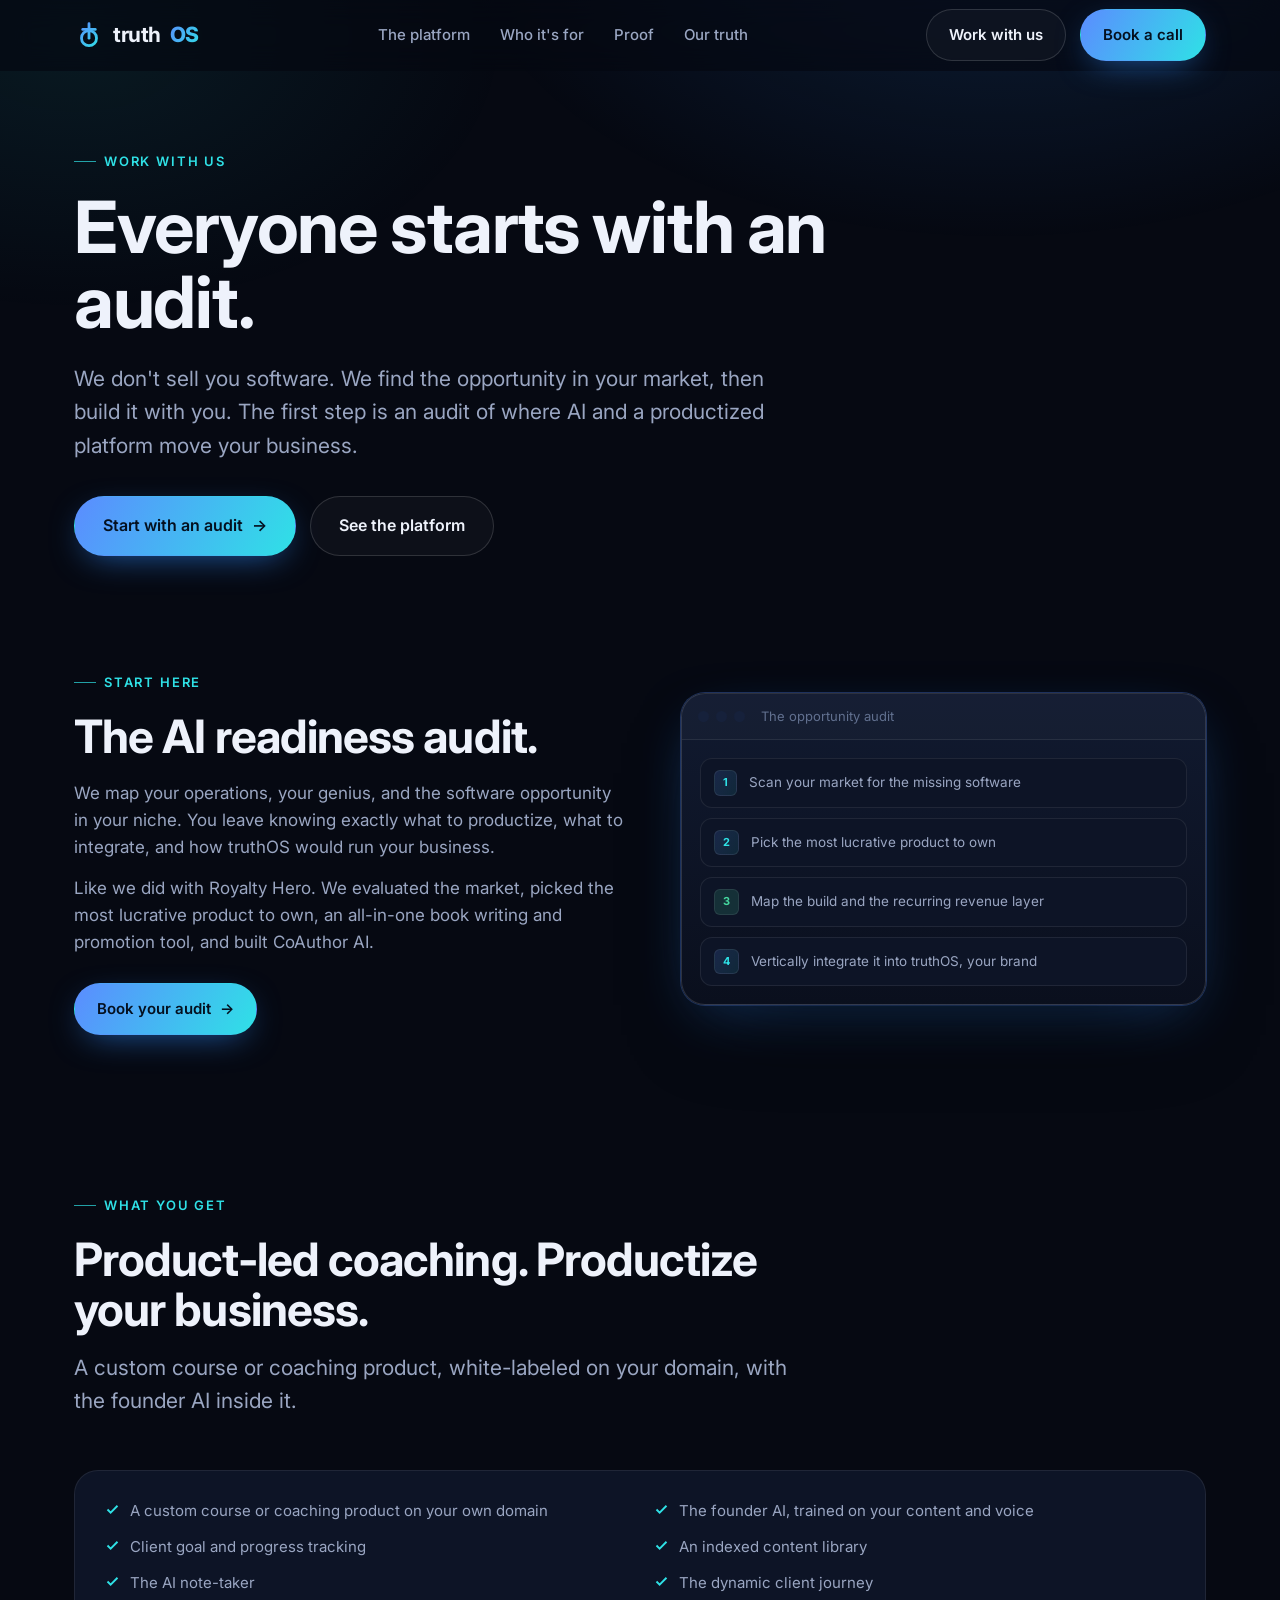
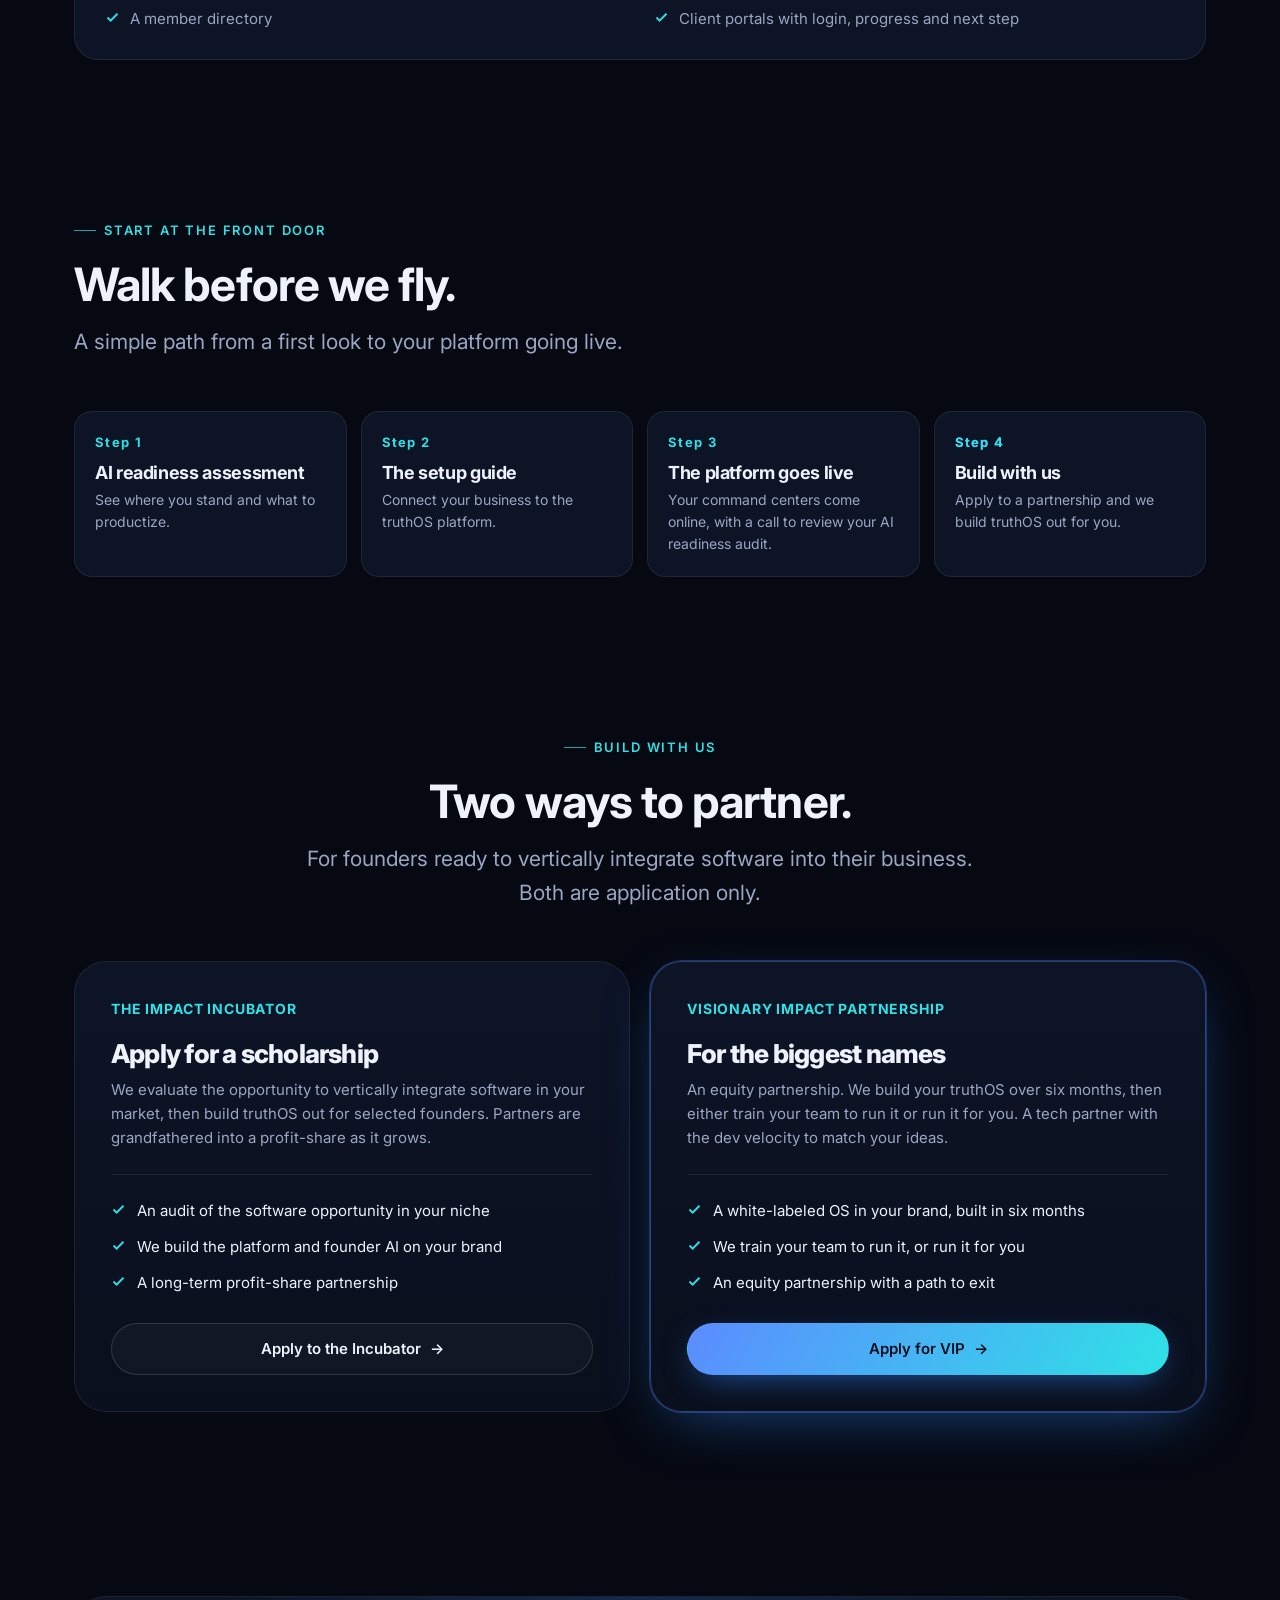
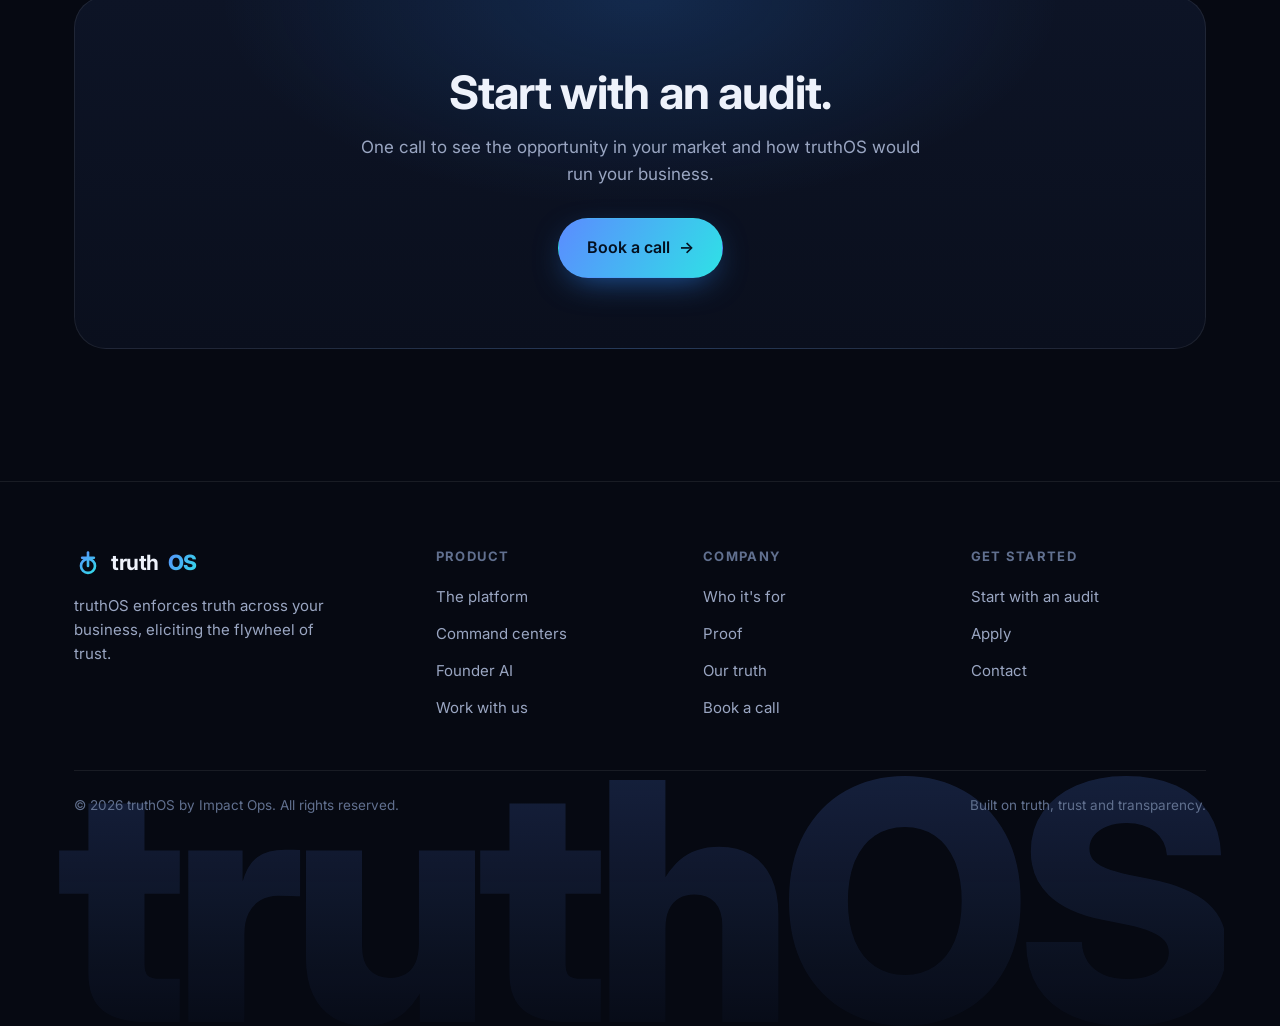
<file: website/pricing.html>
<!DOCTYPE html>
<html lang="en">
<head>
  <meta charset="UTF-8" />
  <meta name="viewport" content="width=device-width, initial-scale=1.0" />
  <title>Work with us · truthOS</title>
  <meta name="description" content="Everyone starts with an audit. We find the software opportunity in your market, then build it with you. Apply to the Impact Incubator or the Visionary Impact Partnership." />
  <link rel="preconnect" href="https://fonts.googleapis.com" />
  <link rel="preconnect" href="https://fonts.gstatic.com" crossorigin />
  <link href="https://fonts.googleapis.com/css2?family=Inter:wght@400;500;600;700;800&display=swap" rel="stylesheet" />
  <link rel="stylesheet" href="styles.css" />
</head>
<body>

  <header class="nav">
    <div class="wrap nav-inner">
      <a class="brand" href="index.html"><img src="assets/logo.svg" class="brand-mark" alt="" />truth<b class="gradient-text">OS</b></a>
      <nav class="nav-links">
        <a href="platform.html">The platform</a>
        <a href="who-its-for.html">Who it's for</a>
        <a href="proof.html">Proof</a>
        <a href="about.html">Our truth</a>
      </nav>
      <div class="nav-cta">
        <a class="btn btn-ghost" href="pricing.html">Work with us</a>
        <a class="btn btn-primary" href="book-a-call.html">Book a call</a>
        <button class="nav-toggle" aria-label="Menu"><svg viewBox="0 0 24 24" fill="none" stroke="currentColor" stroke-width="2"><path d="M3 6h18M3 12h18M3 18h18"/></svg></button>
      </div>
    </div>
  </header>

  <main>

    <!-- HERO -->
    <section class="hero">
      <div class="wrap">
        <span class="eyebrow">Work with us</span>
        <h1>Everyone starts with an audit.</h1>
        <p class="lead">We don't sell you software. We find the opportunity in your market, then build it with you. The first step is an audit of where AI and a productized platform move your business.</p>
        <div class="hero-cta">
          <a class="btn btn-primary btn-lg" href="book-a-call.html">Start with an audit <span class="arrow">&rarr;</span></a>
          <a class="btn btn-ghost btn-lg" href="platform.html">See the platform</a>
        </div>
      </div>
    </section>

    <!-- THE AUDIT -->
    <section class="section-sm">
      <div class="wrap">
        <div class="split">
          <div class="split-text">
            <span class="eyebrow">Start here</span>
            <h2>The AI readiness audit.</h2>
            <p>We map your operations, your genius, and the software opportunity in your niche. You leave knowing exactly what to productize, what to integrate, and how truthOS would run your business.</p>
            <p>Like we did with Royalty Hero. We evaluated the market, picked the most lucrative product to own, an all-in-one book writing and promotion tool, and built CoAuthor AI.</p>
            <div style="margin-top:26px"><a class="btn btn-primary" href="book-a-call.html">Book your audit <span class="arrow">&rarr;</span></a></div>
          </div>
          <div class="reveal">
            <div class="mock">
              <div class="mock-bar"><span class="dots"><i></i><i></i><i></i></span><span class="title">The opportunity audit</span></div>
              <div class="mock-body">
                <div class="feed">
                  <div class="row"><span class="badge">1</span><span class="grow">Scan your market for the missing software</span></div>
                  <div class="row"><span class="badge">2</span><span class="grow">Pick the most lucrative product to own</span></div>
                  <div class="row"><span class="badge now">3</span><span class="grow">Map the build and the recurring revenue layer</span></div>
                  <div class="row"><span class="badge">4</span><span class="grow">Vertically integrate it into truthOS, your brand</span></div>
                </div>
              </div>
            </div>
          </div>
        </div>
      </div>
    </section>

    <!-- WHAT YOU GET -->
    <section class="section">
      <div class="wrap">
        <div class="section-head"><span class="eyebrow">What you get</span><h2>Product-led coaching. Productize your business.</h2><p class="lead">A custom course or coaching product, white-labeled on your domain, with the founder AI inside it.</p></div>
        <div class="include">
          <ul class="include-grid">
            <li><span class="ck"><svg viewBox="0 0 24 24" fill="none" stroke="currentColor" stroke-width="3"><path d="M20 6L9 17l-5-5"/></svg></span> A custom course or coaching product on your own domain</li>
            <li><span class="ck"><svg viewBox="0 0 24 24" fill="none" stroke="currentColor" stroke-width="3"><path d="M20 6L9 17l-5-5"/></svg></span> The founder AI, trained on your content and voice</li>
            <li><span class="ck"><svg viewBox="0 0 24 24" fill="none" stroke="currentColor" stroke-width="3"><path d="M20 6L9 17l-5-5"/></svg></span> Client goal and progress tracking</li>
            <li><span class="ck"><svg viewBox="0 0 24 24" fill="none" stroke="currentColor" stroke-width="3"><path d="M20 6L9 17l-5-5"/></svg></span> An indexed content library</li>
            <li><span class="ck"><svg viewBox="0 0 24 24" fill="none" stroke="currentColor" stroke-width="3"><path d="M20 6L9 17l-5-5"/></svg></span> The AI note-taker</li>
            <li><span class="ck"><svg viewBox="0 0 24 24" fill="none" stroke="currentColor" stroke-width="3"><path d="M20 6L9 17l-5-5"/></svg></span> The dynamic client journey</li>
            <li><span class="ck"><svg viewBox="0 0 24 24" fill="none" stroke="currentColor" stroke-width="3"><path d="M20 6L9 17l-5-5"/></svg></span> A member directory</li>
            <li><span class="ck"><svg viewBox="0 0 24 24" fill="none" stroke="currentColor" stroke-width="3"><path d="M20 6L9 17l-5-5"/></svg></span> Client portals with login, progress and next step</li>
          </ul>
        </div>
      </div>
    </section>

    <!-- WALK BEFORE WE FLY -->
    <section class="section-sm">
      <div class="wrap">
        <div class="section-head"><span class="eyebrow">Start at the front door</span><h2>Walk before we fly.</h2><p class="lead">A simple path from a first look to your platform going live.</p></div>
        <div class="funnel">
          <div class="fstep reveal"><div class="num">Step 1</div><h3 style="margin:10px 0 6px; font-size:18px">AI readiness assessment</h3><div class="lbl">See where you stand and what to productize.</div></div>
          <div class="fstep reveal"><div class="num">Step 2</div><h3 style="margin:10px 0 6px; font-size:18px">The setup guide</h3><div class="lbl">Connect your business to the truthOS platform.</div></div>
          <div class="fstep reveal"><div class="num">Step 3</div><h3 style="margin:10px 0 6px; font-size:18px">The platform goes live</h3><div class="lbl">Your command centers come online, with a call to review your AI readiness audit.</div></div>
          <div class="fstep reveal"><div class="num gradient-text">Step 4</div><h3 style="margin:10px 0 6px; font-size:18px">Build with us</h3><div class="lbl">Apply to a partnership and we build truthOS out for you.</div></div>
        </div>
      </div>
    </section>

    <!-- PARTNERSHIPS -->
    <section class="section">
      <div class="wrap">
        <div class="section-head center mx-auto"><span class="eyebrow">Build with us</span><h2>Two ways to partner.</h2><p class="lead mx-auto maxw-680">For founders ready to vertically integrate software into their business. Both are application only.</p></div>
        <div class="grid grid-2">
          <div class="price reveal">
            <div class="name">The Impact Incubator</div>
            <div class="amt" style="font-size:26px; margin-top:12px">Apply for a scholarship</div>
            <p class="sub">We evaluate the opportunity to vertically integrate software in your market, then build truthOS out for selected founders. Partners are grandfathered into a profit-share as it grows.</p>
            <div class="divider"></div>
            <ul>
              <li><span class="ck"><svg viewBox="0 0 24 24" fill="none" stroke="currentColor" stroke-width="3"><path d="M20 6L9 17l-5-5"/></svg></span> An audit of the software opportunity in your niche</li>
              <li><span class="ck"><svg viewBox="0 0 24 24" fill="none" stroke="currentColor" stroke-width="3"><path d="M20 6L9 17l-5-5"/></svg></span> We build the platform and founder AI on your brand</li>
              <li><span class="ck"><svg viewBox="0 0 24 24" fill="none" stroke="currentColor" stroke-width="3"><path d="M20 6L9 17l-5-5"/></svg></span> A long-term profit-share partnership</li>
            </ul>
            <a class="btn btn-ghost" href="book-a-call.html">Apply to the Incubator <span class="arrow">&rarr;</span></a>
          </div>
          <div class="price feature reveal">
            <div class="name">Visionary Impact Partnership</div>
            <div class="amt" style="font-size:26px; margin-top:12px">For the biggest names</div>
            <p class="sub">An equity partnership. We build your truthOS over six months, then either train your team to run it or run it for you. A tech partner with the dev velocity to match your ideas.</p>
            <div class="divider"></div>
            <ul>
              <li><span class="ck"><svg viewBox="0 0 24 24" fill="none" stroke="currentColor" stroke-width="3"><path d="M20 6L9 17l-5-5"/></svg></span> A white-labeled OS in your brand, built in six months</li>
              <li><span class="ck"><svg viewBox="0 0 24 24" fill="none" stroke="currentColor" stroke-width="3"><path d="M20 6L9 17l-5-5"/></svg></span> We train your team to run it, or run it for you</li>
              <li><span class="ck"><svg viewBox="0 0 24 24" fill="none" stroke="currentColor" stroke-width="3"><path d="M20 6L9 17l-5-5"/></svg></span> An equity partnership with a path to exit</li>
            </ul>
            <a class="btn btn-primary" href="book-a-call.html">Apply for VIP <span class="arrow">&rarr;</span></a>
          </div>
        </div>
      </div>
    </section>

    <section class="section">
      <div class="wrap">
        <div class="cta-band reveal">
          <h2>Start with an audit.</h2>
          <p>One call to see the opportunity in your market and how truthOS would run your business.</p>
          <a class="btn btn-primary btn-lg" href="book-a-call.html">Book a call <span class="arrow">&rarr;</span></a>
        </div>
      </div>
    </section>

  </main>

  <footer class="footer">
    <div class="wrap">
      <div class="footer-top">
        <div>
          <a class="brand" href="index.html"><img src="assets/logo.svg" class="brand-mark" alt="" />truth<b class="gradient-text">OS</b></a>
          <p class="blurb">truthOS enforces truth across your business, eliciting the flywheel of trust.</p>
        </div>
        <div><h5>Product</h5><ul><li><a href="platform.html">The platform</a></li><li><a href="platform.html#command-centers">Command centers</a></li><li><a href="platform.html#founder-ai">Founder AI</a></li><li><a href="pricing.html">Work with us</a></li></ul></div>
        <div><h5>Company</h5><ul><li><a href="who-its-for.html">Who it's for</a></li><li><a href="proof.html">Proof</a></li><li><a href="about.html">Our truth</a></li><li><a href="book-a-call.html">Book a call</a></li></ul></div>
        <div><h5>Get started</h5><ul><li><a href="pricing.html">Start with an audit</a></li><li><a href="book-a-call.html">Apply</a></li><li><a href="mailto:hello@truthos.io">Contact</a></li></ul></div>
      </div>
      <div class="footer-bot">
        <span>&copy; <span data-year>2026</span> truthOS by Impact Ops. All rights reserved.</span>
        <span>Built on truth, trust and transparency.</span>
      </div>
    </div>
  </footer>

  <script src="script.js"></script>
</body>
</html>
</file>
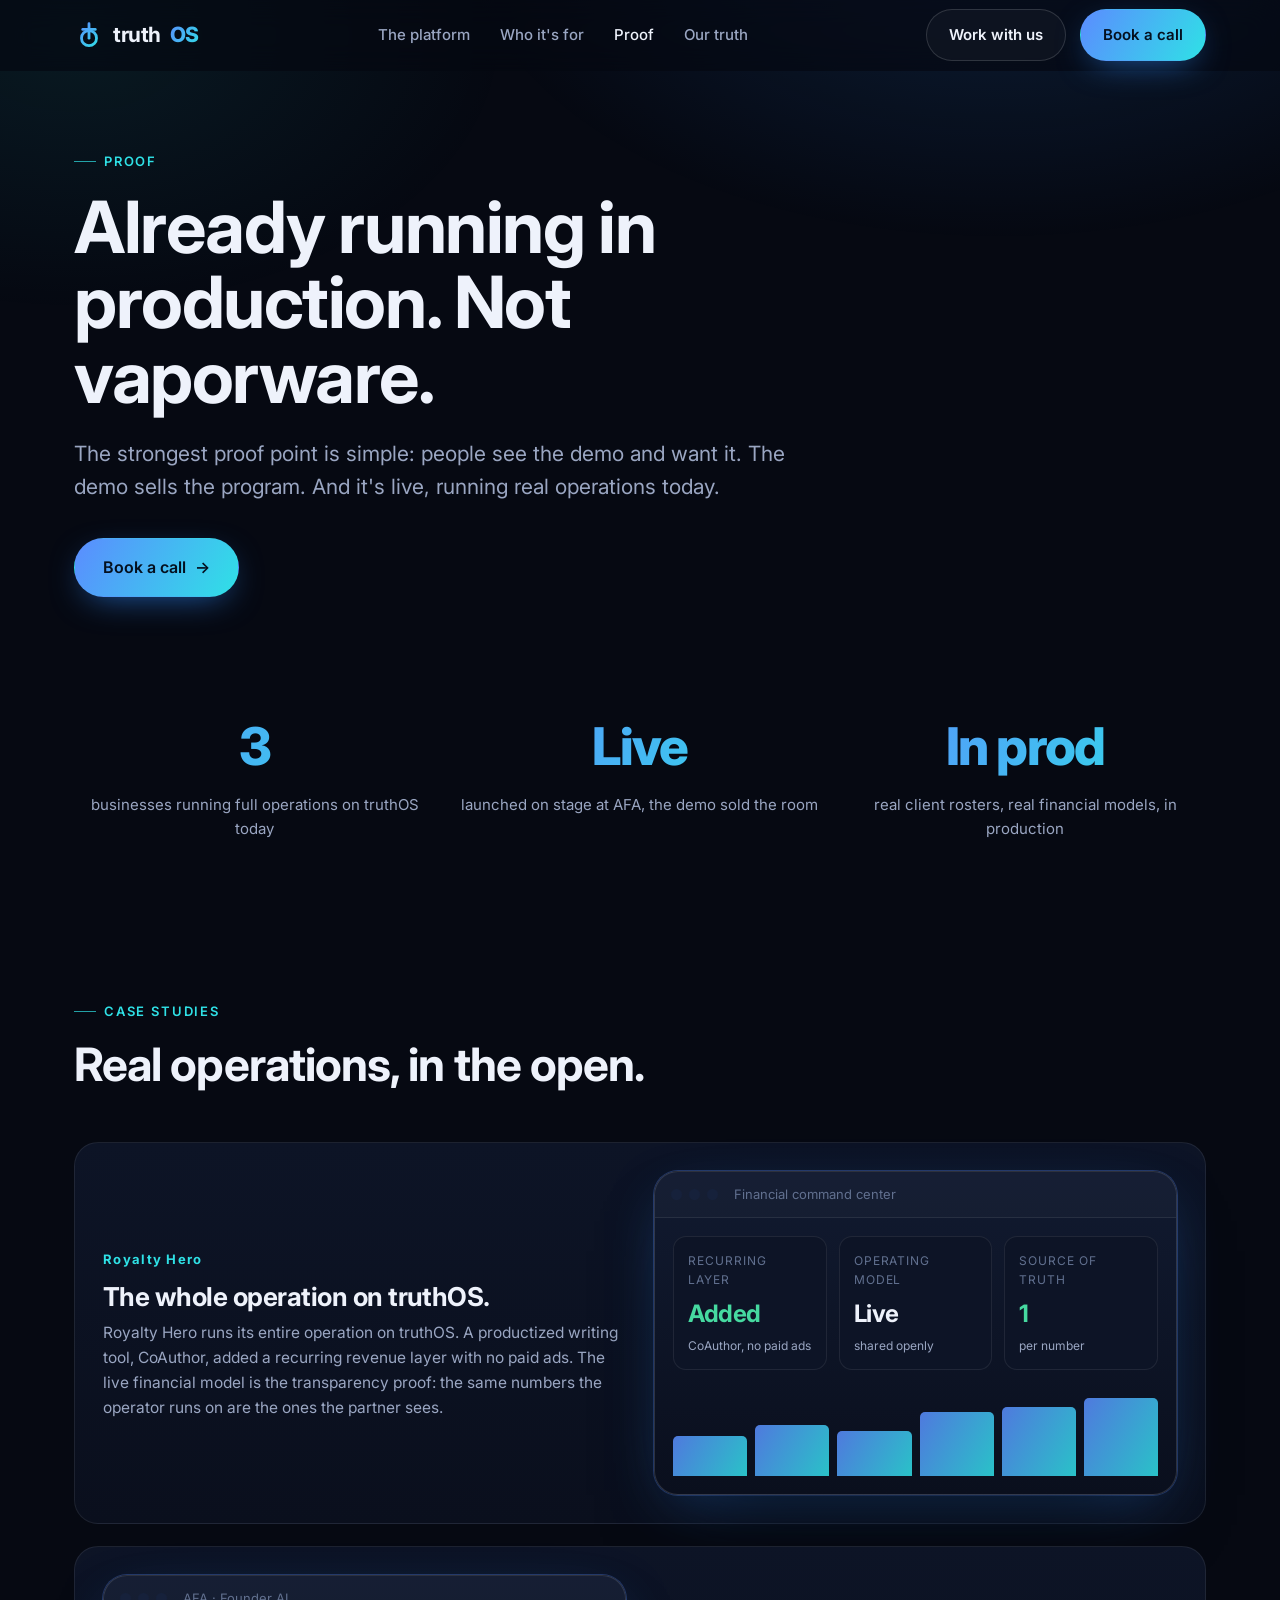
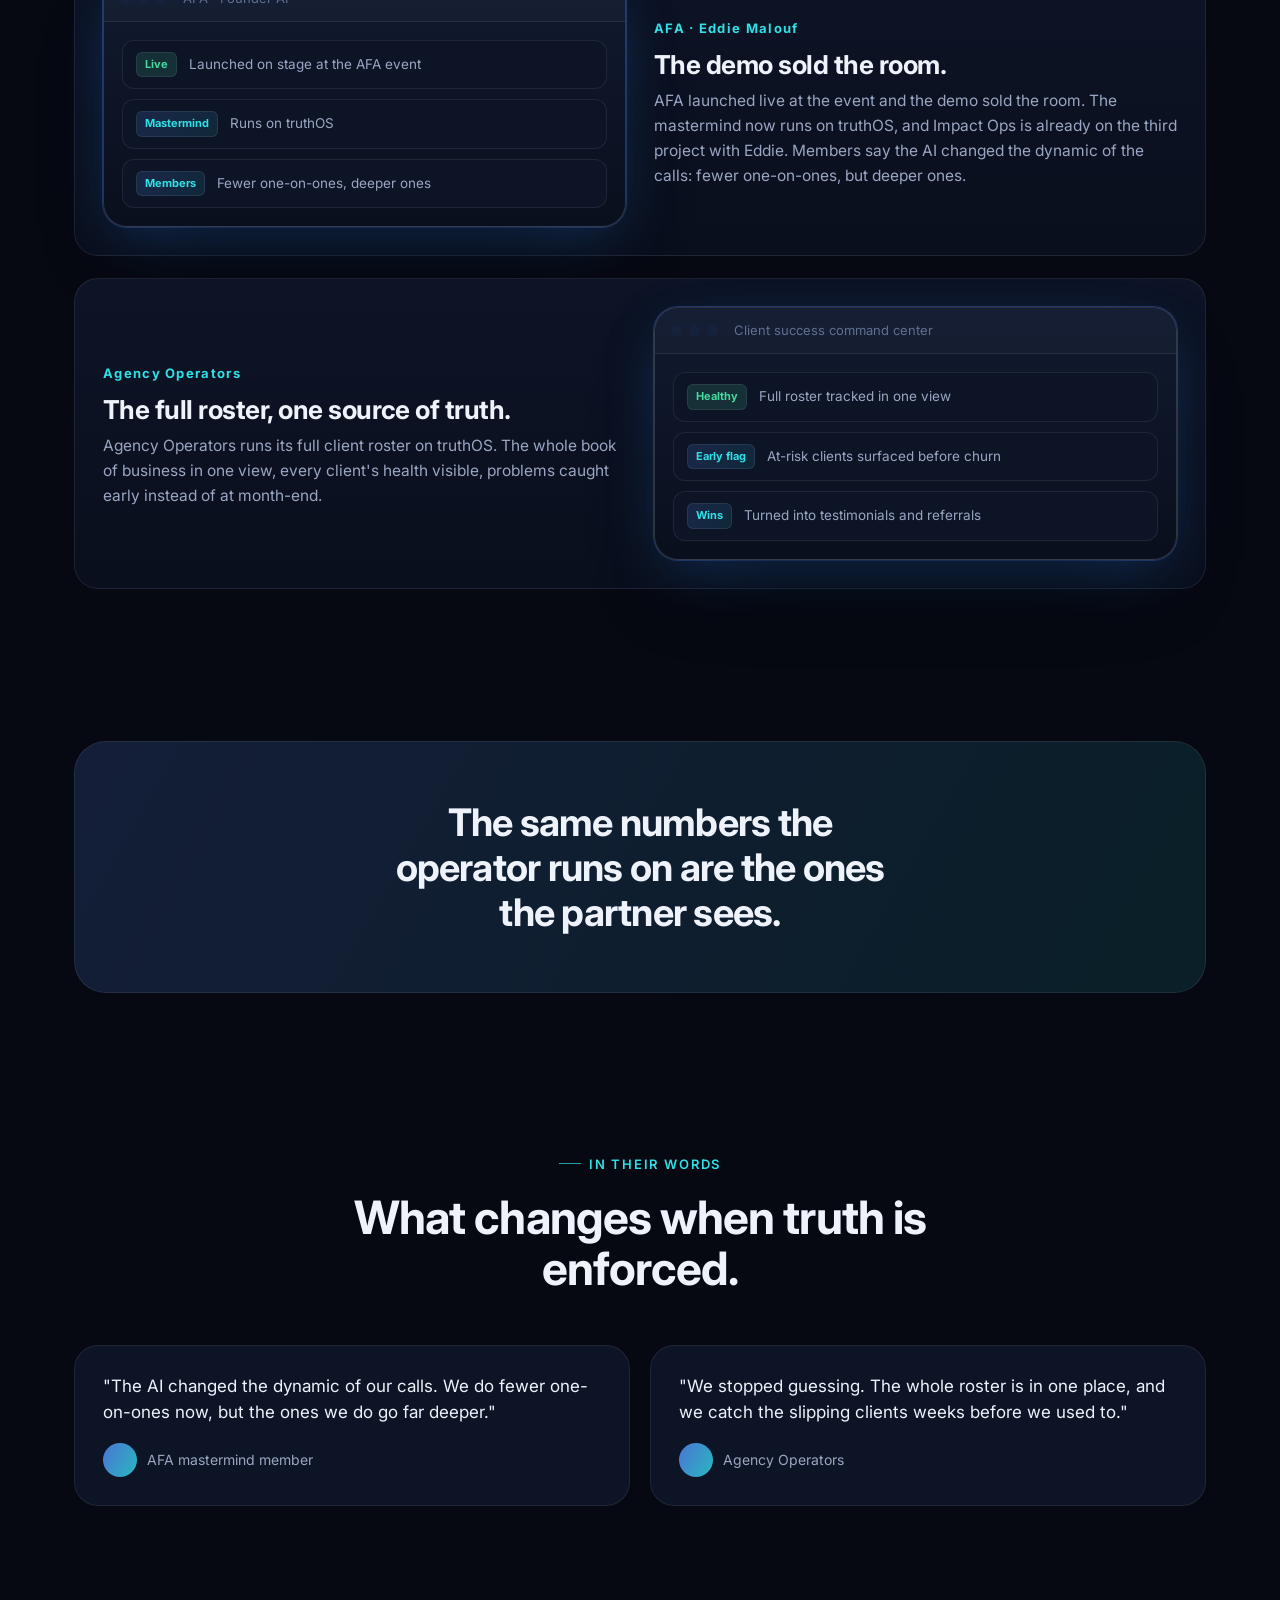
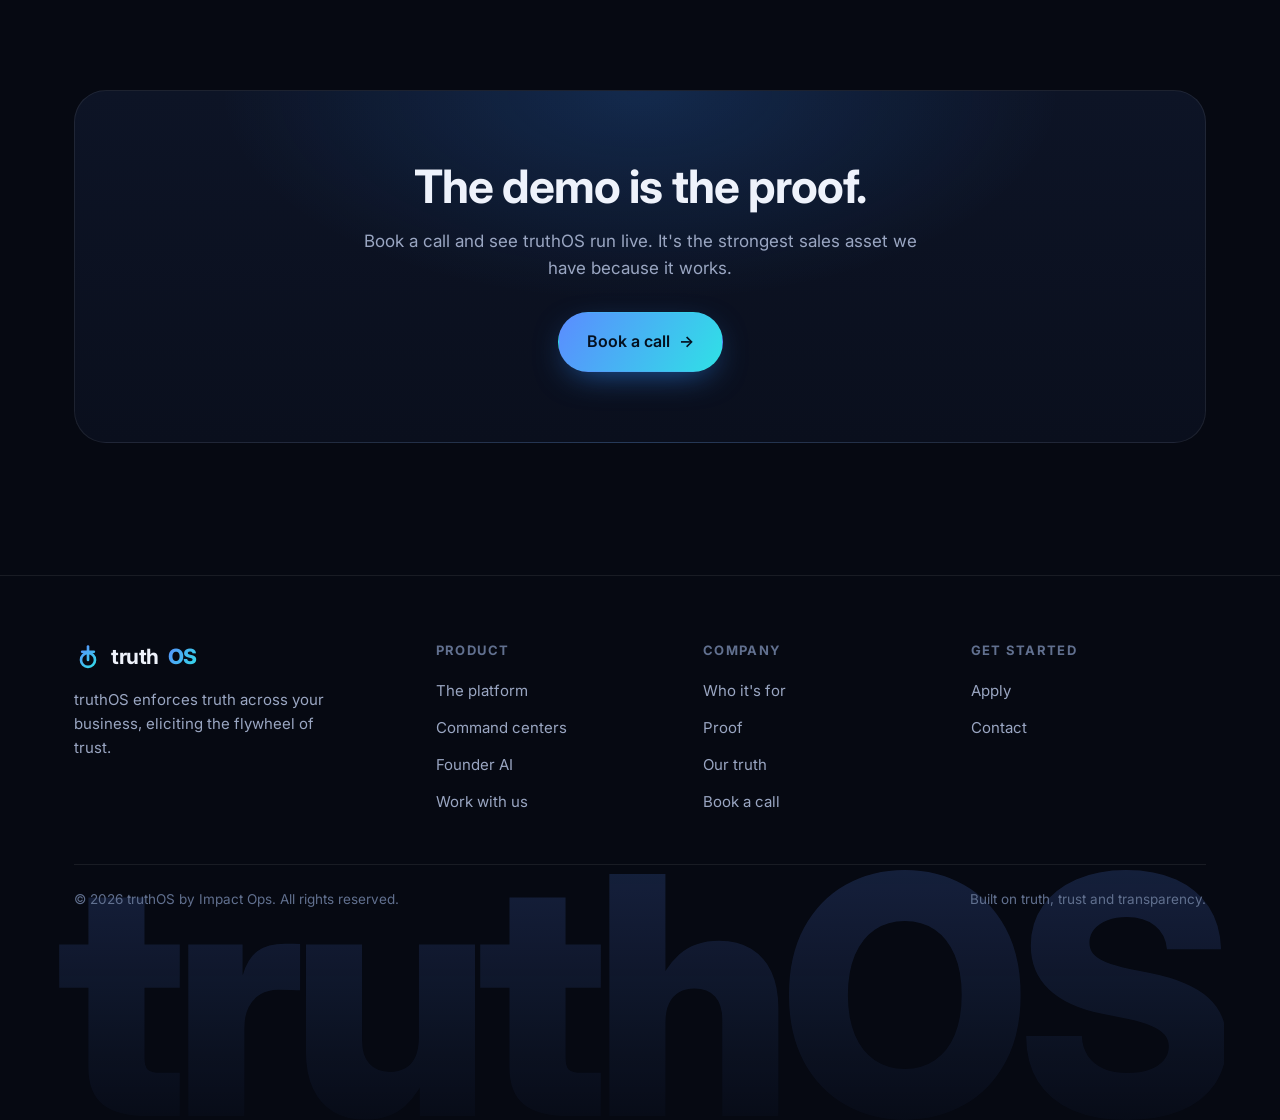
<file: website/proof.html>
<!DOCTYPE html>
<html lang="en">
<head>
  <meta charset="UTF-8" />
  <meta name="viewport" content="width=device-width, initial-scale=1.0" />
  <title>Proof · truthOS</title>
  <meta name="description" content="truthOS is already running real operations in production. The demo sells the program. See the case studies and the transparency angle." />
  <link rel="preconnect" href="https://fonts.googleapis.com" />
  <link rel="preconnect" href="https://fonts.gstatic.com" crossorigin />
  <link href="https://fonts.googleapis.com/css2?family=Inter:wght@400;500;600;700;800&display=swap" rel="stylesheet" />
  <link rel="stylesheet" href="styles.css" />
</head>
<body>

  <header class="nav">
    <div class="wrap nav-inner">
      <a class="brand" href="index.html"><img src="assets/logo.svg" class="brand-mark" alt="" />truth<b class="gradient-text">OS</b></a>
      <nav class="nav-links">
        <a href="platform.html">The platform</a>
        <a href="who-its-for.html">Who it's for</a>
        <a href="proof.html" class="active">Proof</a>
        <a href="about.html">Our truth</a>
      </nav>
      <div class="nav-cta">
        <a class="btn btn-ghost" href="pricing.html">Work with us</a>
        <a class="btn btn-primary" href="book-a-call.html">Book a call</a>
        <button class="nav-toggle" aria-label="Menu"><svg viewBox="0 0 24 24" fill="none" stroke="currentColor" stroke-width="2"><path d="M3 6h18M3 12h18M3 18h18"/></svg></button>
      </div>
    </div>
  </header>

  <main>

    <section class="hero">
      <div class="wrap">
        <span class="eyebrow">Proof</span>
        <h1>Already running in production. Not vaporware.</h1>
        <p class="lead">The strongest proof point is simple: people see the demo and want it. The demo sells the program. And it's live, running real operations today.</p>
        <div class="hero-cta"><a class="btn btn-primary btn-lg" href="book-a-call.html">Book a call <span class="arrow">&rarr;</span></a></div>
      </div>
    </section>

    <!-- STAT BAND
         CONFIRM BEFORE PUBLISHING: exact figures and client naming permission
         are pending Jordan's sign-off (see brief section 11 and website/README.md).
         The Limitless 30k-to-175k-in-45-days result is "quote once confirmed." -->
    <section class="section-sm">
      <div class="wrap">
        <div class="statband">
          <div class="s reveal"><div class="big gradient-text">3</div><div class="lab">businesses running full operations on truthOS today</div></div>
          <div class="s reveal"><div class="big gradient-text">Live</div><div class="lab">launched on stage at AFA, the demo sold the room</div></div>
          <div class="s reveal"><div class="big gradient-text">In&nbsp;prod</div><div class="lab">real client rosters, real financial models, in production</div></div>
        </div>
      </div>
    </section>

    <!-- CASE STUDIES -->
    <section class="section">
      <div class="wrap">
        <div class="section-head"><span class="eyebrow">Case studies</span><h2>Real operations, in the open.</h2></div>
        <div class="grid" style="gap:22px">

          <div class="card reveal">
            <div class="grid grid-2" style="gap:28px; align-items:center">
              <div>
                <span class="num">Royalty Hero</span>
                <h3 style="margin-top:10px">The whole operation on truthOS.</h3>
                <p>Royalty Hero runs its entire operation on truthOS. A productized writing tool, CoAuthor, added a recurring revenue layer with no paid ads. The live financial model is the transparency proof: the same numbers the operator runs on are the ones the partner sees.</p>
              </div>
              <div class="mock">
                <div class="mock-bar"><span class="dots"><i></i><i></i><i></i></span><span class="title">Financial command center</span></div>
                <div class="mock-body">
                  <div class="stat-row">
                    <!-- CONFIRM: replace with verified figures + permission -->
                    <div class="stat-box"><div class="k">Recurring layer</div><div class="v up">Added</div><div class="tiny">CoAuthor, no paid ads</div></div>
                    <div class="stat-box"><div class="k">Operating model</div><div class="v">Live</div><div class="tiny">shared openly</div></div>
                    <div class="stat-box"><div class="k">Source of truth</div><div class="v up">1</div><div class="tiny">per number</div></div>
                  </div>
                  <div class="bars"><span class="b" style="height:48%"></span><span class="b" style="height:62%"></span><span class="b" style="height:55%"></span><span class="b" style="height:78%"></span><span class="b" style="height:84%"></span><span class="b" style="height:95%"></span></div>
                </div>
              </div>
            </div>
          </div>

          <div class="card reveal">
            <div class="grid grid-2" style="gap:28px; align-items:center">
              <div class="mock" style="order:0">
                <div class="mock-bar"><span class="dots"><i></i><i></i><i></i></span><span class="title">AFA &middot; Founder AI</span></div>
                <div class="mock-body">
                  <div class="feed">
                    <div class="row"><span class="badge now">Live</span><span class="grow">Launched on stage at the AFA event</span></div>
                    <div class="row"><span class="badge">Mastermind</span><span class="grow">Runs on truthOS</span></div>
                    <div class="row"><span class="badge">Members</span><span class="grow">Fewer one-on-ones, deeper ones</span></div>
                  </div>
                </div>
              </div>
              <div>
                <span class="num">AFA &middot; Eddie Malouf</span>
                <h3 style="margin-top:10px">The demo sold the room.</h3>
                <p>AFA launched live at the event and the demo sold the room. The mastermind now runs on truthOS, and Impact Ops is already on the third project with Eddie. Members say the AI changed the dynamic of the calls: fewer one-on-ones, but deeper ones.</p>
              </div>
            </div>
          </div>

          <div class="card reveal">
            <div class="grid grid-2" style="gap:28px; align-items:center">
              <div>
                <span class="num">Agency Operators</span>
                <h3 style="margin-top:10px">The full roster, one source of truth.</h3>
                <p>Agency Operators runs its full client roster on truthOS. The whole book of business in one view, every client's health visible, problems caught early instead of at month-end.</p>
              </div>
              <div class="mock">
                <div class="mock-bar"><span class="dots"><i></i><i></i><i></i></span><span class="title">Client success command center</span></div>
                <div class="mock-body">
                  <div class="feed">
                    <div class="row"><span class="badge now">Healthy</span><span class="grow">Full roster tracked in one view</span></div>
                    <div class="row"><span class="badge">Early flag</span><span class="grow">At-risk clients surfaced before churn</span></div>
                    <div class="row"><span class="badge">Wins</span><span class="grow">Turned into testimonials and referrals</span></div>
                  </div>
                </div>
              </div>
            </div>
          </div>

        </div>
      </div>
    </section>

    <!-- TRANSPARENCY -->
    <section class="section-sm">
      <div class="wrap">
        <div class="statement reveal">
          <p>The same numbers the operator runs on are the ones the partner sees.</p>
        </div>
      </div>
    </section>

    <!-- QUOTES -->
    <section class="section">
      <div class="wrap">
        <div class="section-head center mx-auto"><span class="eyebrow">In their words</span><h2>What changes when truth is enforced.</h2></div>
        <div class="grid grid-2">
          <div class="quote reveal"><p>"The AI changed the dynamic of our calls. We do fewer one-on-ones now, but the ones we do go far deeper."</p><div class="by"><span class="av"></span> AFA mastermind member</div></div>
          <div class="quote reveal"><p>"We stopped guessing. The whole roster is in one place, and we catch the slipping clients weeks before we used to."</p><div class="by"><span class="av"></span> Agency Operators</div></div>
        </div>
      </div>
    </section>

    <section class="section">
      <div class="wrap">
        <div class="cta-band reveal">
          <h2>The demo is the proof.</h2>
          <p>Book a call and see truthOS run live. It's the strongest sales asset we have because it works.</p>
          <a class="btn btn-primary btn-lg" href="book-a-call.html">Book a call <span class="arrow">&rarr;</span></a>
        </div>
      </div>
    </section>

  </main>

  <footer class="footer">
    <div class="wrap">
      <div class="footer-top">
        <div>
          <a class="brand" href="index.html"><img src="assets/logo.svg" class="brand-mark" alt="" />truth<b class="gradient-text">OS</b></a>
          <p class="blurb">truthOS enforces truth across your business, eliciting the flywheel of trust.</p>
        </div>
        <div><h5>Product</h5><ul><li><a href="platform.html">The platform</a></li><li><a href="platform.html#command-centers">Command centers</a></li><li><a href="platform.html#founder-ai">Founder AI</a></li><li><a href="pricing.html">Work with us</a></li></ul></div>
        <div><h5>Company</h5><ul><li><a href="who-its-for.html">Who it's for</a></li><li><a href="proof.html">Proof</a></li><li><a href="about.html">Our truth</a></li><li><a href="book-a-call.html">Book a call</a></li></ul></div>
        <div><h5>Get started</h5><ul><li><a href="book-a-call.html">Apply</a></li><li><a href="mailto:hello@truthos.io">Contact</a></li></ul></div>
      </div>
      <div class="footer-bot">
        <span>&copy; <span data-year>2026</span> truthOS by Impact Ops. All rights reserved.</span>
        <span>Built on truth, trust and transparency.</span>
      </div>
    </div>
  </footer>

  <script src="script.js"></script>
</body>
</html>
</file>
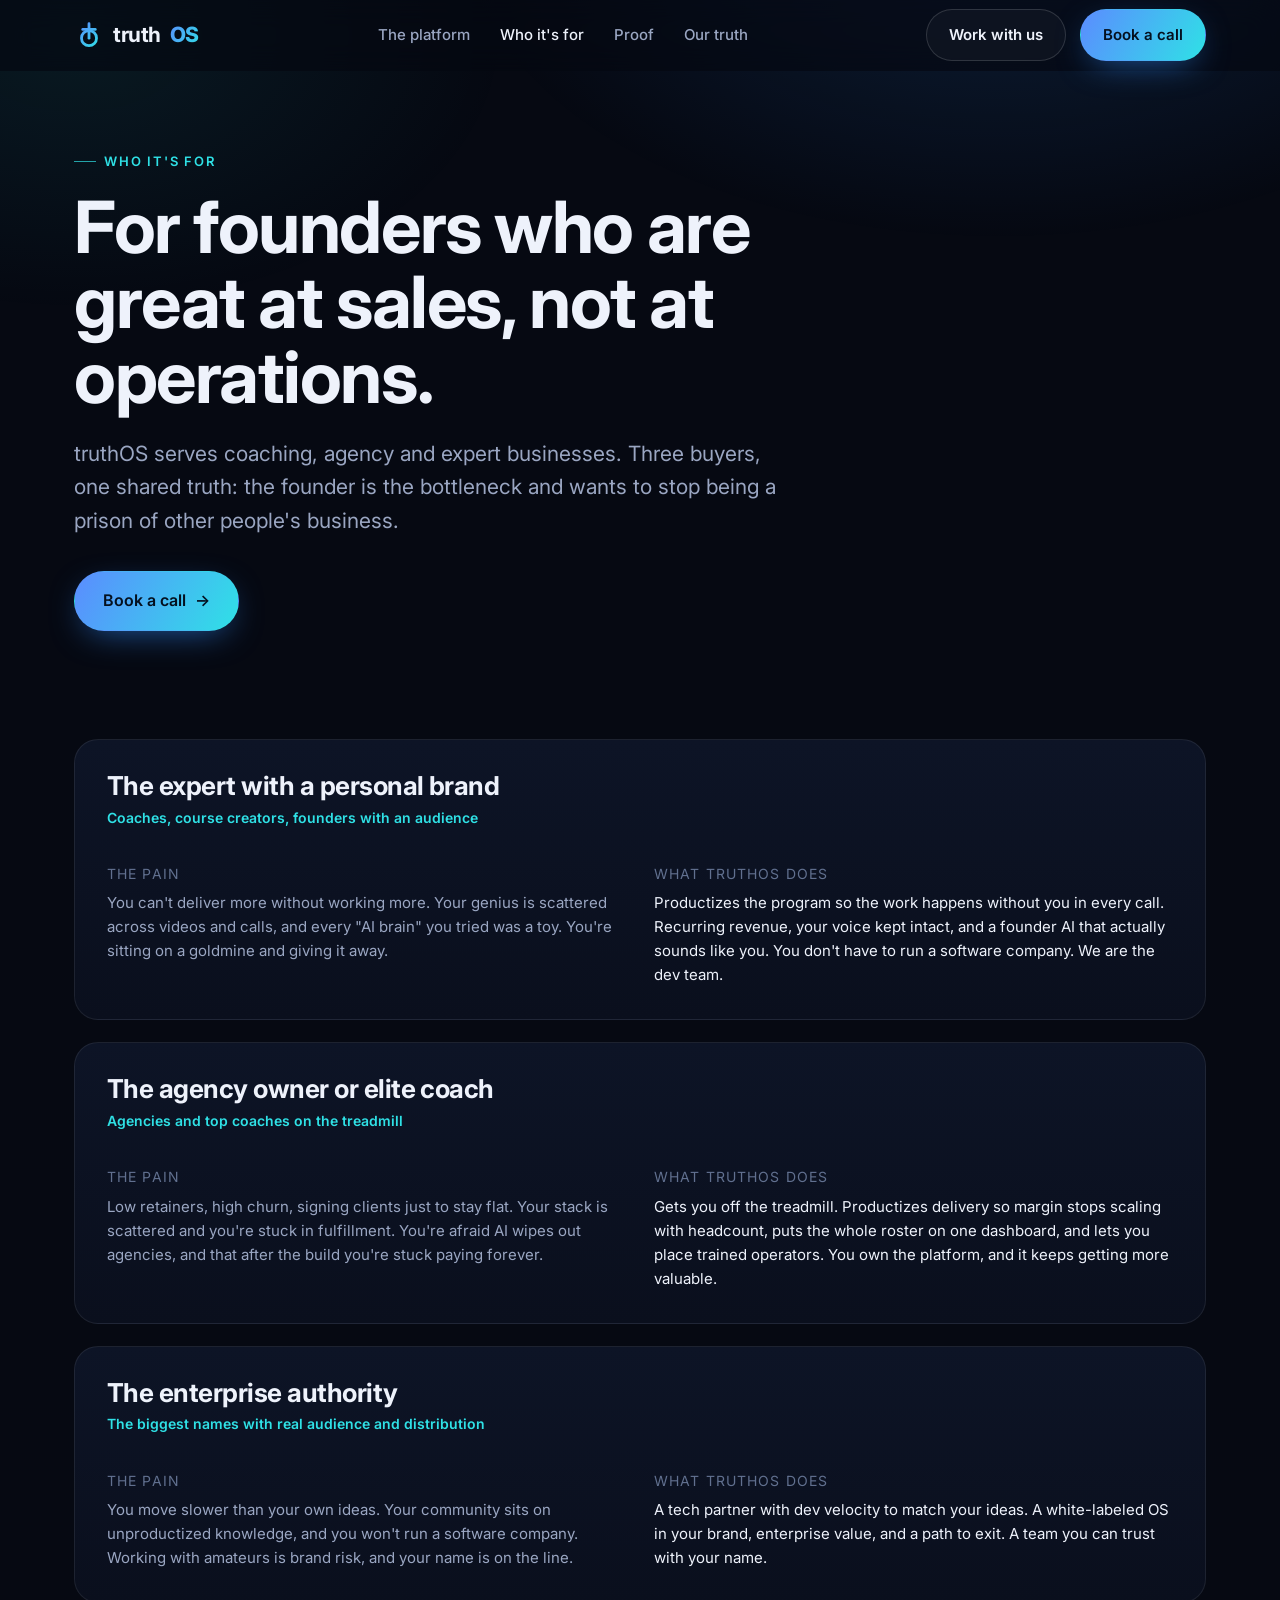
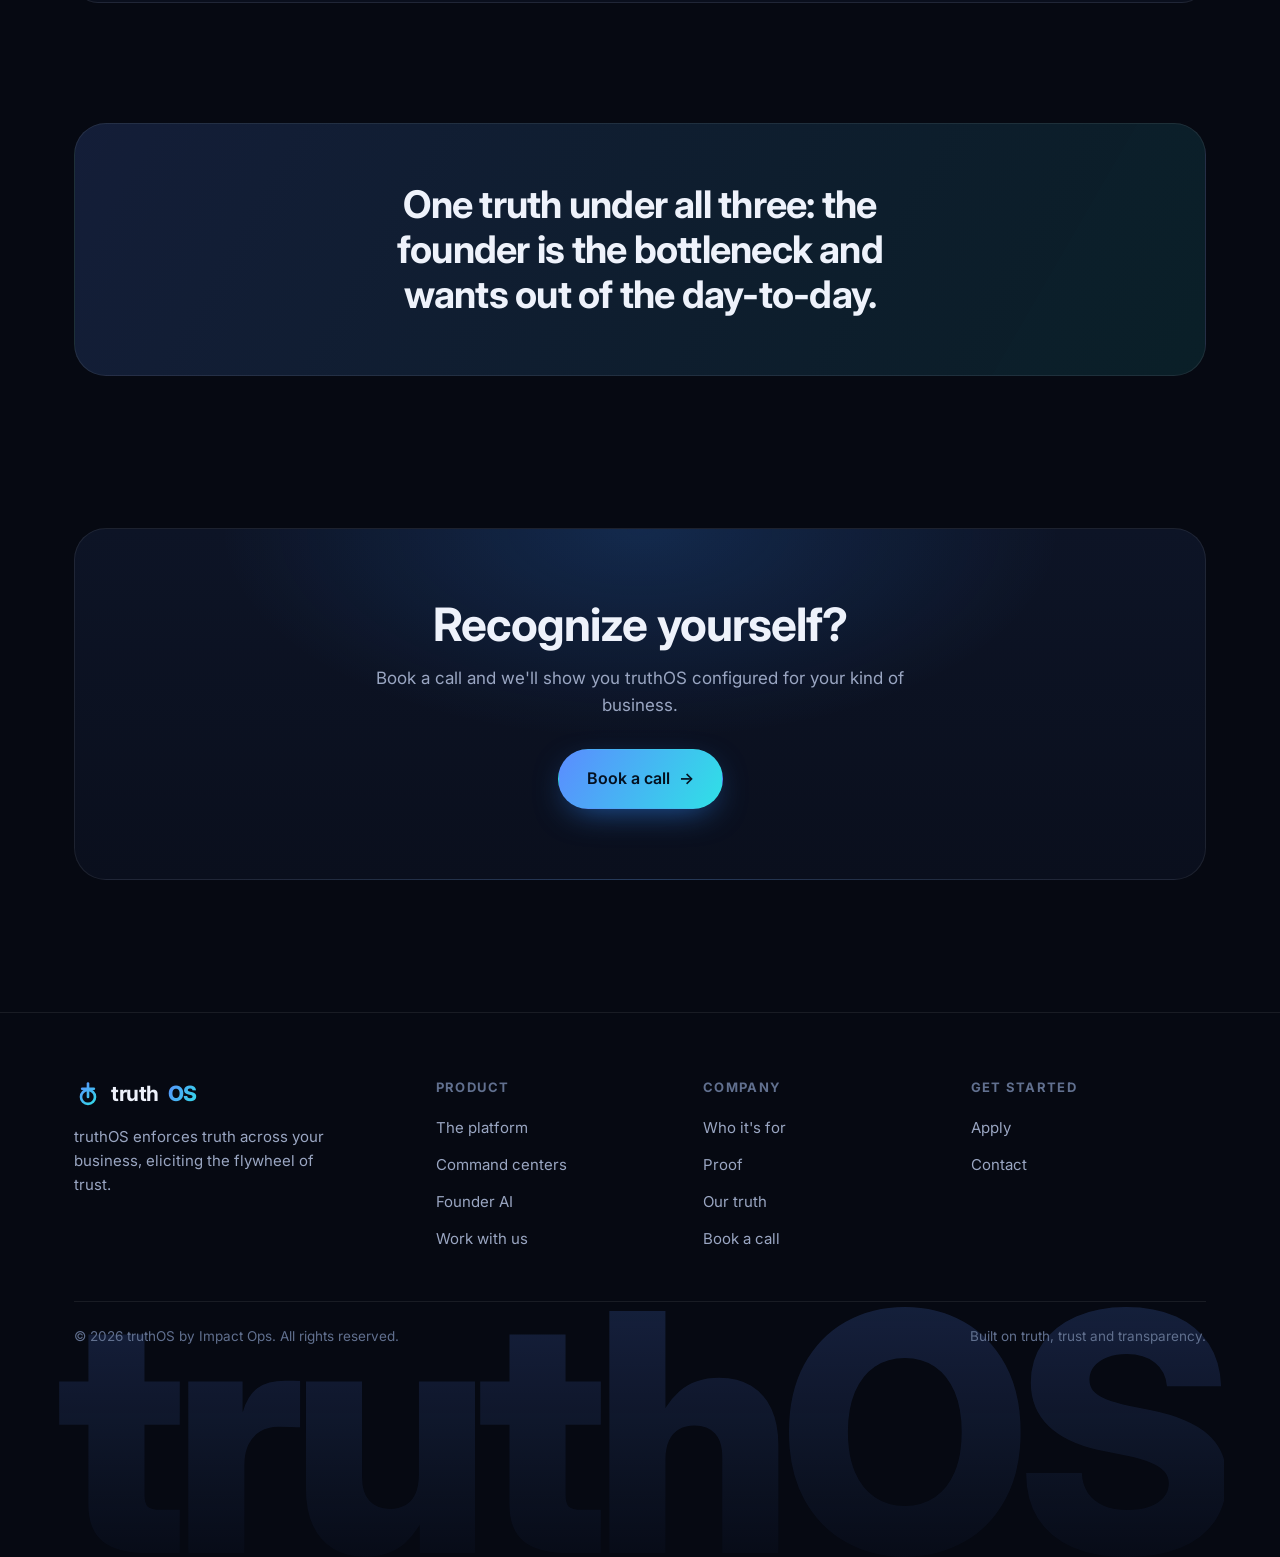
<file: website/who-its-for.html>
<!DOCTYPE html>
<html lang="en">
<head>
  <meta charset="UTF-8" />
  <meta name="viewport" content="width=device-width, initial-scale=1.0" />
  <title>Who it's for · truthOS</title>
  <meta name="description" content="truthOS serves coaching, agency and expert businesses. Three buyer avatars, one shared truth: the founder is the bottleneck and wants out of the day-to-day." />
  <link rel="preconnect" href="https://fonts.googleapis.com" />
  <link rel="preconnect" href="https://fonts.gstatic.com" crossorigin />
  <link href="https://fonts.googleapis.com/css2?family=Inter:wght@400;500;600;700;800&display=swap" rel="stylesheet" />
  <link rel="stylesheet" href="styles.css" />
</head>
<body>

  <header class="nav">
    <div class="wrap nav-inner">
      <a class="brand" href="index.html"><img src="assets/logo.svg" class="brand-mark" alt="" />truth<b class="gradient-text">OS</b></a>
      <nav class="nav-links">
        <a href="platform.html">The platform</a>
        <a href="who-its-for.html" class="active">Who it's for</a>
        <a href="proof.html">Proof</a>
        <a href="about.html">Our truth</a>
      </nav>
      <div class="nav-cta">
        <a class="btn btn-ghost" href="pricing.html">Work with us</a>
        <a class="btn btn-primary" href="book-a-call.html">Book a call</a>
        <button class="nav-toggle" aria-label="Menu"><svg viewBox="0 0 24 24" fill="none" stroke="currentColor" stroke-width="2"><path d="M3 6h18M3 12h18M3 18h18"/></svg></button>
      </div>
    </div>
  </header>

  <main>

    <section class="hero">
      <div class="wrap">
        <span class="eyebrow">Who it's for</span>
        <h1>For founders who are great at sales, not at operations.</h1>
        <p class="lead">truthOS serves coaching, agency and expert businesses. Three buyers, one shared truth: the founder is the bottleneck and wants to stop being a prison of other people's business.</p>
        <div class="hero-cta"><a class="btn btn-primary btn-lg" href="book-a-call.html">Book a call <span class="arrow">&rarr;</span></a></div>
      </div>
    </section>

    <section class="section-sm">
      <div class="wrap">
        <div class="grid" style="gap:22px">

          <div class="avatar reveal">
            <h3>The expert with a personal brand</h3>
            <div class="who">Coaches, course creators, founders with an audience</div>
            <div class="grid grid-2" style="gap:28px">
              <div>
                <div class="pp">The pain</div>
                <p>You can't deliver more without working more. Your genius is scattered across videos and calls, and every "AI brain" you tried was a toy. You're sitting on a goldmine and giving it away.</p>
              </div>
              <div>
                <div class="pp">What truthOS does</div>
                <p class="answer">Productizes the program so the work happens without you in every call. Recurring revenue, your voice kept intact, and a founder AI that actually sounds like you. You don't have to run a software company. We are the dev team.</p>
              </div>
            </div>
          </div>

          <div class="avatar reveal">
            <h3>The agency owner or elite coach</h3>
            <div class="who">Agencies and top coaches on the treadmill</div>
            <div class="grid grid-2" style="gap:28px">
              <div>
                <div class="pp">The pain</div>
                <p>Low retainers, high churn, signing clients just to stay flat. Your stack is scattered and you're stuck in fulfillment. You're afraid AI wipes out agencies, and that after the build you're stuck paying forever.</p>
              </div>
              <div>
                <div class="pp">What truthOS does</div>
                <p class="answer">Gets you off the treadmill. Productizes delivery so margin stops scaling with headcount, puts the whole roster on one dashboard, and lets you place trained operators. You own the platform, and it keeps getting more valuable.</p>
              </div>
            </div>
          </div>

          <div class="avatar reveal">
            <h3>The enterprise authority</h3>
            <div class="who">The biggest names with real audience and distribution</div>
            <div class="grid grid-2" style="gap:28px">
              <div>
                <div class="pp">The pain</div>
                <p>You move slower than your own ideas. Your community sits on unproductized knowledge, and you won't run a software company. Working with amateurs is brand risk, and your name is on the line.</p>
              </div>
              <div>
                <div class="pp">What truthOS does</div>
                <p class="answer">A tech partner with dev velocity to match your ideas. A white-labeled OS in your brand, enterprise value, and a path to exit. A team you can trust with your name.</p>
              </div>
            </div>
          </div>

        </div>
      </div>
    </section>

    <section class="section-sm">
      <div class="wrap">
        <div class="statement reveal">
          <p>One truth under all three: the founder is the bottleneck and wants out of the day-to-day.</p>
        </div>
      </div>
    </section>

    <section class="section">
      <div class="wrap">
        <div class="cta-band reveal">
          <h2>Recognize yourself?</h2>
          <p>Book a call and we'll show you truthOS configured for your kind of business.</p>
          <a class="btn btn-primary btn-lg" href="book-a-call.html">Book a call <span class="arrow">&rarr;</span></a>
        </div>
      </div>
    </section>

  </main>

  <footer class="footer">
    <div class="wrap">
      <div class="footer-top">
        <div>
          <a class="brand" href="index.html"><img src="assets/logo.svg" class="brand-mark" alt="" />truth<b class="gradient-text">OS</b></a>
          <p class="blurb">truthOS enforces truth across your business, eliciting the flywheel of trust.</p>
        </div>
        <div><h5>Product</h5><ul><li><a href="platform.html">The platform</a></li><li><a href="platform.html#command-centers">Command centers</a></li><li><a href="platform.html#founder-ai">Founder AI</a></li><li><a href="pricing.html">Work with us</a></li></ul></div>
        <div><h5>Company</h5><ul><li><a href="who-its-for.html">Who it's for</a></li><li><a href="proof.html">Proof</a></li><li><a href="about.html">Our truth</a></li><li><a href="book-a-call.html">Book a call</a></li></ul></div>
        <div><h5>Get started</h5><ul><li><a href="book-a-call.html">Apply</a></li><li><a href="mailto:hello@truthos.io">Contact</a></li></ul></div>
      </div>
      <div class="footer-bot">
        <span>&copy; <span data-year>2026</span> truthOS by Impact Ops. All rights reserved.</span>
        <span>Built on truth, trust and transparency.</span>
      </div>
    </div>
  </footer>

  <script src="script.js"></script>
</body>
</html>
</file>
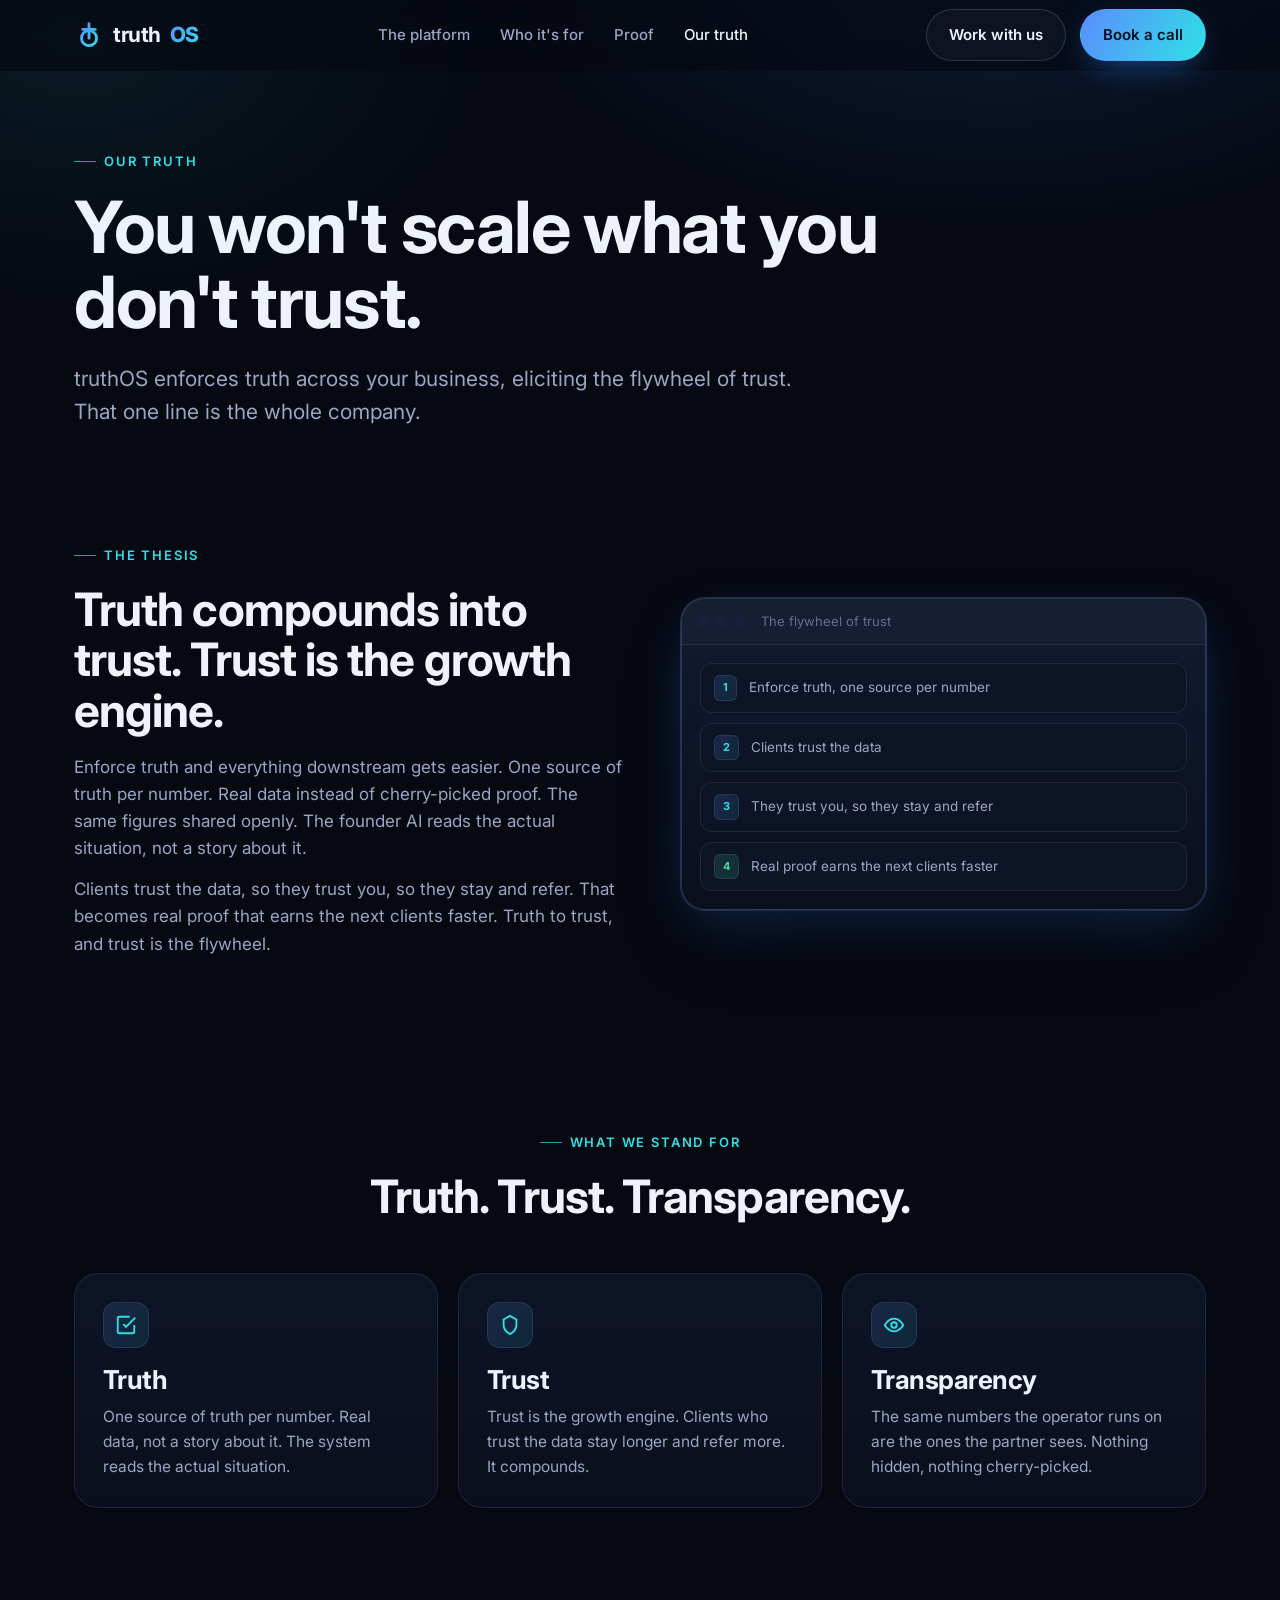
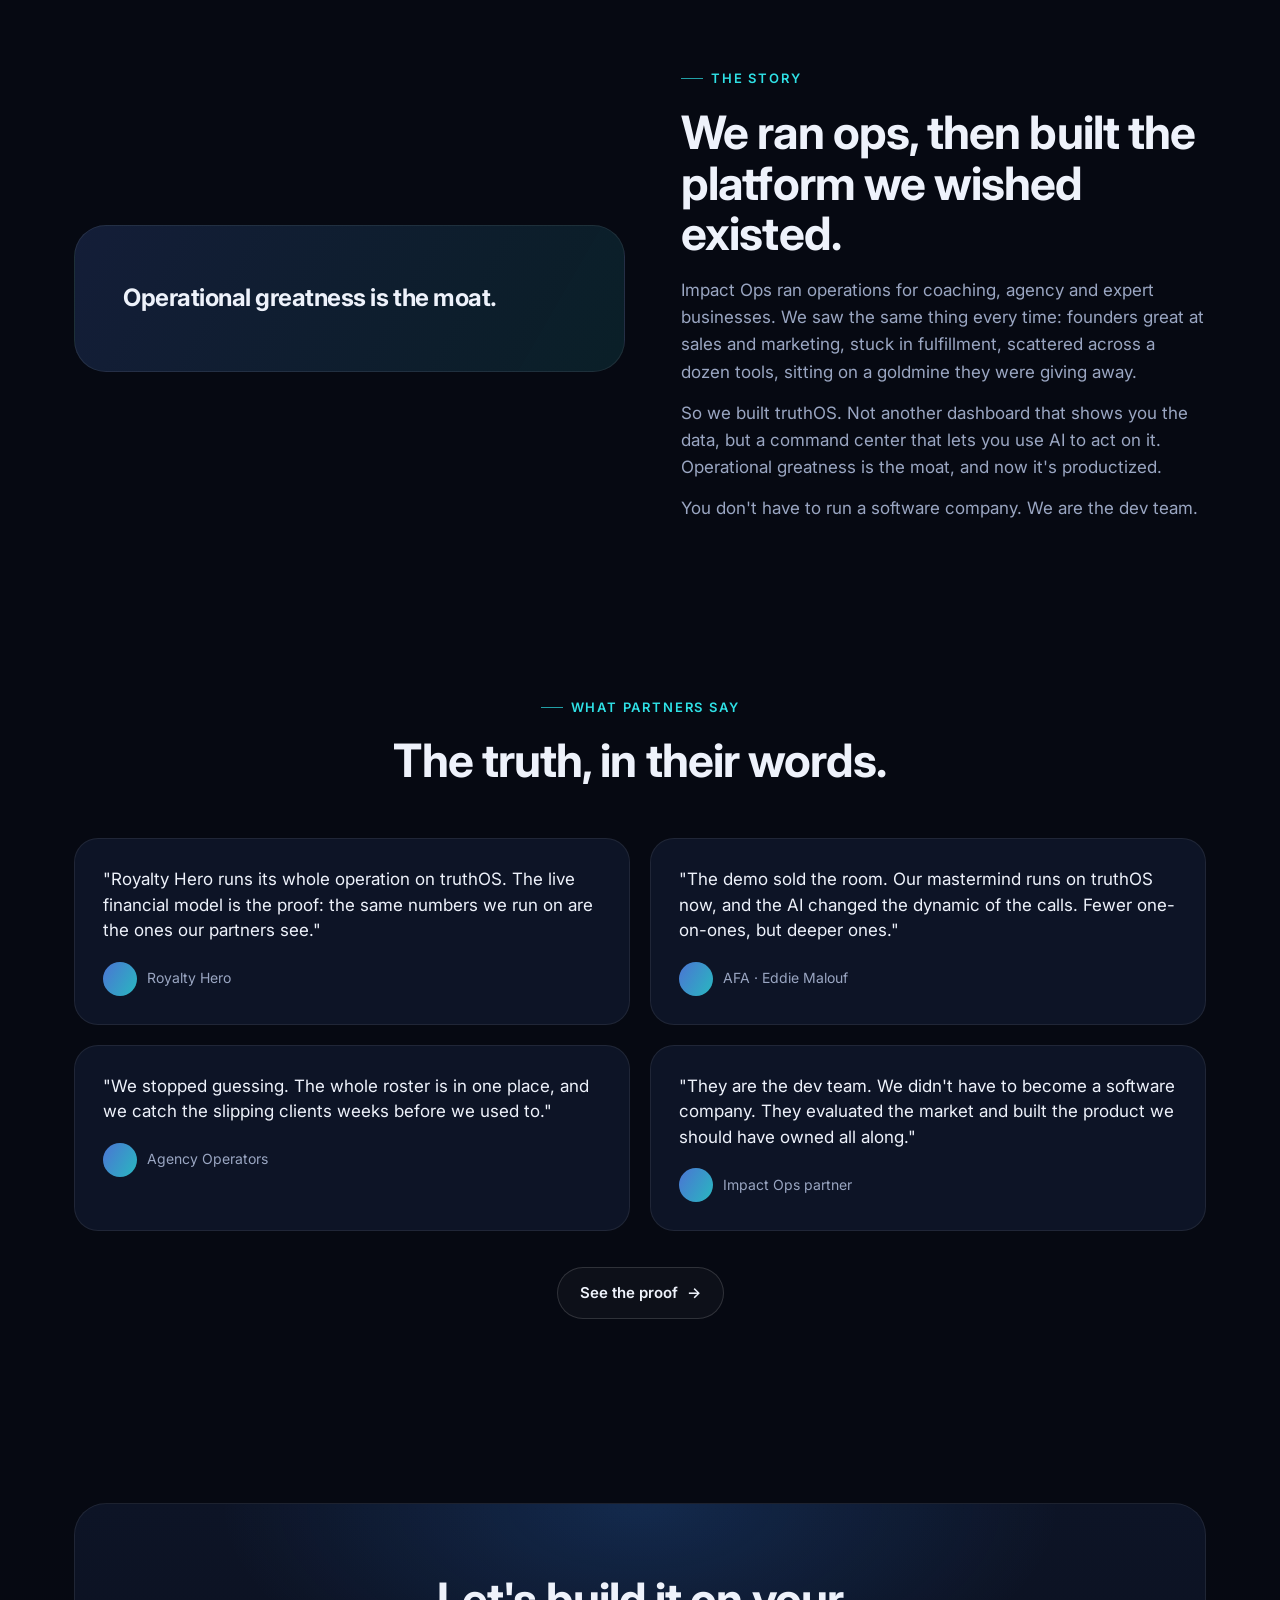
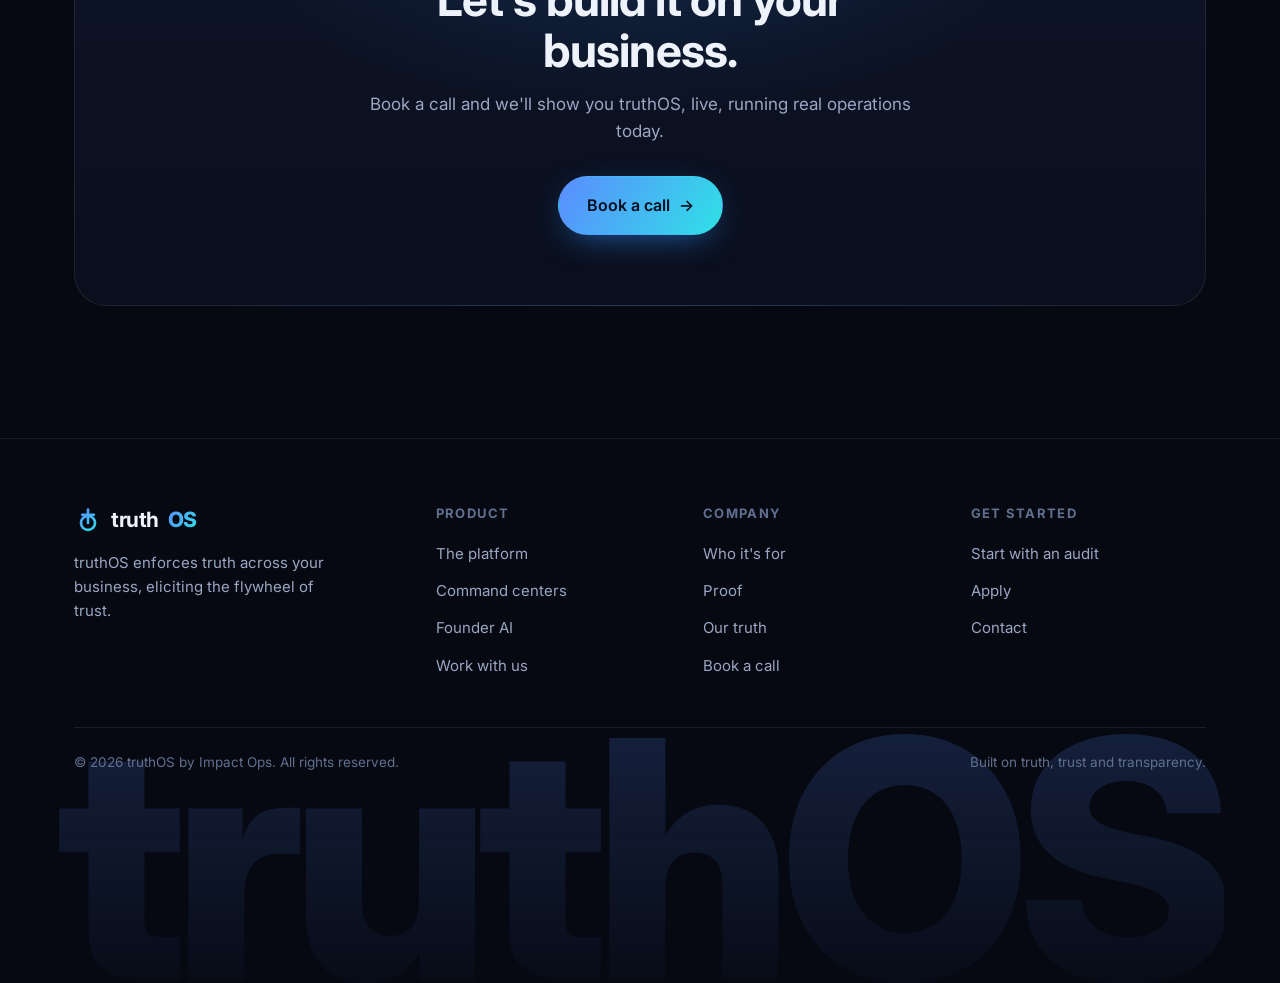
<file: website/preview/about.html>
<!DOCTYPE html>
<html lang="en">
<head>
  <meta charset="UTF-8" />
  <meta name="viewport" content="width=device-width, initial-scale=1.0" />
  <title>Our truth · truthOS</title>
  <meta name="description" content="truthOS enforces truth across your business, eliciting the flywheel of trust. We ran ops for businesses, then built the platform we wished existed. Here's what partners say." />
  <link rel="preconnect" href="https://fonts.googleapis.com" />
  <link rel="preconnect" href="https://fonts.gstatic.com" crossorigin />
  <link href="https://fonts.googleapis.com/css2?family=Inter:wght@400;500;600;700;800&display=swap" rel="stylesheet" />
  <style>
/* ============================================================
   truthOS marketing site
   truthOS branding (dark navy + blue/cyan) on a Viktor-style
   structure: contained hero panel + overlapping product card,
   rounded cards, big gradient statement blocks, footer wordmark.
   ============================================================ */

/* ---------- Design tokens ---------- */
:root {
  /* Surfaces */
  --bg:        #060912;
  --bg-1:      #0a0f1d;
  --panel:     #0d1426;
  --panel-2:   #111a30;
  --panel-3:   #16213b;

  /* Lines */
  --line:      rgba(255, 255, 255, 0.08);
  --line-2:    rgba(255, 255, 255, 0.14);

  /* Text */
  --text:      #eef2fb;
  --muted:     #9aa6c2;
  --faint:     #61708f;

  /* truthOS blue */
  --blue:      #4f8cff;
  --cyan:      #2fe1e6;
  --grad:      linear-gradient(120deg, #5b8cff 0%, #2fe1e6 100%);
  --grad-soft: linear-gradient(120deg, rgba(91,140,255,0.16), rgba(47,225,230,0.10));
  --blue-glow: 0 0 0 1px rgba(91,140,255,0.30), 0 18px 60px -22px rgba(47,140,255,0.55);

  /* Status */
  --good:      #46d9a0;
  --warn:      #f5b452;
  --bad:       #ff6b7a;

  /* Geometry (Viktor-style rounded) */
  --r-sm: 12px;
  --r:    18px;
  --r-lg: 24px;
  --r-xl: 32px;

  --maxw: 1180px;
  --pad:  24px;

  --shadow:    0 40px 90px -40px rgba(0,0,0,0.8);
  --shadow-sm: 0 24px 60px -34px rgba(0,0,0,0.75);

  --font: "Inter", -apple-system, BlinkMacSystemFont, "Segoe UI", Roboto,
          Helvetica, Arial, sans-serif;
  --font-head: var(--font);
}

/* ---------- Reset ---------- */
*, *::before, *::after { box-sizing: border-box; margin: 0; padding: 0; }
html { scroll-behavior: smooth; -webkit-text-size-adjust: 100%; }
body {
  font-family: var(--font);
  background: var(--bg);
  color: var(--text);
  line-height: 1.6;
  font-size: 17px;
  -webkit-font-smoothing: antialiased;
  text-rendering: optimizeLegibility;
  overflow-x: hidden;
}
body::before {
  content: ""; position: fixed; inset: 0; z-index: -1; pointer-events: none;
  background:
    radial-gradient(900px 520px at 78% -8%, rgba(47,140,255,0.16), transparent 60%),
    radial-gradient(720px 460px at 6% 4%, rgba(47,225,230,0.08), transparent 60%);
}
a { color: inherit; text-decoration: none; }
img, svg { display: block; max-width: 100%; }
ul { list-style: none; }

/* ---------- Layout ---------- */
.wrap { width: 100%; max-width: var(--maxw); margin: 0 auto; padding: 0 var(--pad); }
section { position: relative; }
.section { padding: 92px 0; }
.section-sm { padding: 60px 0; }

.eyebrow {
  display: inline-flex; align-items: center; gap: 8px;
  font-size: 13px; font-weight: 600; letter-spacing: 0.14em;
  text-transform: uppercase; color: var(--cyan); margin-bottom: 18px;
}
.eyebrow::before { content: ""; width: 22px; height: 1px; background: var(--cyan); opacity: 0.7; }

h1, h2, h3, h4 { line-height: 1.1; font-weight: 700; letter-spacing: -0.02em; }
h1 { font-size: clamp(40px, 6vw, 66px); }
h2 { font-size: clamp(30px, 4vw, 46px); }
h3 { font-size: clamp(21px, 2.4vw, 26px); }

.lead { font-size: clamp(18px, 2vw, 21px); color: var(--muted); }
.muted { color: var(--muted); }
.faint { color: var(--faint); }
.center { text-align: center; }
.mx-auto { margin-left: auto; margin-right: auto; }
.maxw-680 { max-width: 680px; }
.maxw-760 { max-width: 760px; }
.gradient-text { background: var(--grad); -webkit-background-clip: text; background-clip: text; color: transparent; }
.section-head { max-width: 720px; margin-bottom: 52px; }
.section-head.center { margin-left: auto; margin-right: auto; }
.section-head p { margin-top: 16px; }

/* ---------- Buttons ---------- */
.btn {
  display: inline-flex; align-items: center; gap: 9px;
  font-size: 15px; font-weight: 600; padding: 13px 22px; border-radius: 999px;
  border: 1px solid transparent; cursor: pointer;
  transition: transform .16s ease, box-shadow .2s ease, background .2s ease, border-color .2s ease;
  white-space: nowrap;
}
.btn:active { transform: translateY(1px); }
.btn-primary { background: var(--grad); color: #04101f; box-shadow: 0 10px 34px -12px rgba(47,140,255,0.7); }
.btn-primary:hover { transform: translateY(-2px); box-shadow: 0 18px 44px -14px rgba(47,140,255,0.85); }
.btn-ghost { background: rgba(255,255,255,0.03); border-color: var(--line-2); color: var(--text); }
.btn-ghost:hover { background: rgba(255,255,255,0.07); border-color: var(--blue); }
.btn-lg { padding: 16px 28px; font-size: 16px; }
.btn .arrow { transition: transform .2s ease; }
.btn:hover .arrow { transform: translateX(3px); }

/* ---------- Navbar ---------- */
.nav {
  position: sticky; top: 0; z-index: 50;
  backdrop-filter: blur(14px); -webkit-backdrop-filter: blur(14px);
  background: rgba(6,9,18,0.66);
  border-bottom: 1px solid transparent;
  transition: border-color .25s ease, background .25s ease;
}
.nav.scrolled { border-bottom-color: var(--line); background: rgba(6,9,18,0.85); }
.nav-inner { height: 70px; display: flex; align-items: center; justify-content: space-between; gap: 24px; }
.brand { display: inline-flex; align-items: center; gap: 9px; font-weight: 700; font-size: 21px; letter-spacing: -0.02em; color: var(--text); }
.brand .dot { width: 22px; height: 22px; border-radius: 7px; background: var(--grad); box-shadow: 0 6px 18px -6px rgba(47,140,255,0.8); }
.brand-mark { width: 30px; height: 30px; display: block; flex: none; }
.footer .brand-mark { width: 28px; height: 28px; }
.brand b { font-weight: 800; }
.nav-links { display: flex; align-items: center; gap: 30px; }
.nav-links a { color: var(--muted); font-size: 15px; font-weight: 500; transition: color .15s ease; }
.nav-links a:hover, .nav-links a.active { color: var(--text); }
.nav-cta { display: flex; align-items: center; gap: 14px; }
.nav-toggle { display: none; background: none; border: 0; color: var(--text); cursor: pointer; padding: 8px; }
.nav-toggle svg { width: 26px; height: 26px; }

/* ---------- Hero (left-aligned truthOS hero) ---------- */
.hero { padding: 72px 0 48px; }
.hero h1 { max-width: 18ch; font-size: clamp(36px, 6.6vw, 84px); line-height: 1.04; }
.hero .lead { max-width: 56ch; margin-top: 22px; }
@media (min-width: 1280px) { .hero h1 { font-size: clamp(72px, 5.6vw, 92px); } }
.hero-cta { display: flex; flex-wrap: wrap; gap: 14px; margin-top: 34px; }
.hero-note { margin-top: 22px; display: flex; align-items: center; gap: 10px; flex-wrap: wrap; }

.pill {
  display: inline-flex; align-items: center; gap: 8px;
  font-size: 13px; font-weight: 600; padding: 7px 14px; border-radius: 999px;
  background: var(--grad-soft); border: 1px solid var(--line); color: var(--text);
}
.pill .led { width: 7px; height: 7px; border-radius: 50%; background: var(--good); box-shadow: 0 0 10px var(--good); }
/* red "warning" pill */
.pill-warning { border-color: rgba(255,107,122,0.55); background: rgba(255,107,122,0.09); color: #ffd6dc; box-shadow: 0 0 0 1px rgba(255,107,122,0.16), 0 0 24px -5px rgba(255,107,122,0.6); }
.pill-warning .warn-ico { width: 15px; height: 15px; color: var(--bad); flex: none; }
/* green-outlined "watch the platform" button */
.btn-watch { border-color: rgba(70,217,160,0.7); box-shadow: 0 0 0 1px rgba(70,217,160,0.22), 0 10px 30px -14px rgba(70,217,160,0.5); }
.btn-watch:hover { background: rgba(70,217,160,0.08); border-color: var(--good); box-shadow: 0 0 0 1px rgba(70,217,160,0.4), 0 14px 34px -14px rgba(70,217,160,0.7); }
.btn-watch svg { color: var(--good); }

/* hero bridge + AI role chip */
.hero-bridge { font-size: clamp(16px, 2vw, 20px); font-weight: 600; color: var(--muted); margin-top: 22px; display: flex; align-items: center; gap: 11px; flex-wrap: wrap; }
.role-chip {
  display: inline-flex; align-items: center; gap: 9px;
  padding: 9px 15px; border-radius: 13px;
  background: var(--grad-soft); border: 1px solid rgba(91,140,255,0.38);
  box-shadow: 0 0 0 1px rgba(91,140,255,0.06), 0 14px 34px -16px rgba(47,140,255,0.65);
  line-height: 1.15;
}
.role-chip .ai-spark { width: 16px; height: 16px; color: var(--cyan); flex: none; filter: drop-shadow(0 0 5px rgba(47,225,230,0.55)); }
.role-chip .rotator { display: inline-block; transition: opacity .25s ease; font-weight: 800; background: var(--grad); -webkit-background-clip: text; background-clip: text; color: transparent; }
a.role-chip { cursor: pointer; text-decoration: none; transition: transform .15s ease, border-color .2s ease, box-shadow .2s ease; }
a.role-chip:hover { transform: translateY(-1px); border-color: rgba(91,140,255,0.6); box-shadow: 0 0 0 1px rgba(91,140,255,0.12), 0 18px 40px -16px rgba(47,140,255,0.8); }
.role-chip .cursor-ico { width: 15px; height: 15px; flex: none; color: #fff; filter: drop-shadow(0 1px 2px rgba(0,0,0,0.6)); animation: cursornudge 1.7s ease-in-out infinite; }
a.role-chip:hover .cursor-ico { animation: none; transform: translate(1px, 1px); }
@keyframes cursornudge { 0%, 70%, 100% { transform: translate(0, 0); } 78% { transform: translate(1.5px, 1.5px) scale(0.9); } 86% { transform: translate(0, 0); } }

/* console overlap onto hero panel */
.hero-overlap { margin-top: -96px; position: relative; z-index: 5; }

/* ---------- Generic cards / grids ---------- */
.grid { display: grid; gap: 20px; }
.grid-2 { grid-template-columns: repeat(2, 1fr); }
.grid-3 { grid-template-columns: repeat(3, 1fr); }
.grid-4 { grid-template-columns: repeat(4, 1fr); }

.card {
  background: linear-gradient(180deg, var(--panel), var(--bg-1));
  border: 1px solid var(--line); border-radius: var(--r-lg); padding: 28px;
  transition: border-color .2s ease, transform .2s ease;
}
.card:hover { border-color: var(--line-2); transform: translateY(-3px); }
.card h3 { margin-bottom: 10px; }
.card p { color: var(--muted); font-size: 15.5px; }
.card .ico { width: 46px; height: 46px; border-radius: 13px; display: grid; place-items: center; background: var(--grad-soft); border: 1px solid var(--line); margin-bottom: 18px; color: var(--cyan); }
.card .ico svg { width: 22px; height: 22px; }
.card .num { font-size: 13px; font-weight: 700; color: var(--cyan); letter-spacing: 0.1em; }

/* ---------- Product mockups ---------- */
.mock { background: linear-gradient(180deg, var(--panel-2), var(--bg-1)); border: 1px solid var(--line-2); border-radius: var(--r-lg); overflow: hidden; box-shadow: var(--shadow), var(--blue-glow); }
.mock-bar { display: flex; align-items: center; gap: 10px; padding: 12px 16px; border-bottom: 1px solid var(--line); background: rgba(255,255,255,0.02); }
.mock-bar .dots { display: flex; gap: 7px; }
.mock-bar .dots i { width: 11px; height: 11px; border-radius: 50%; background: var(--panel-3); display: block; }
.mock-bar .title { font-size: 13px; color: var(--faint); margin-left: 6px; }
.mock-body { padding: 18px; }
.mock-grid { display: grid; grid-template-columns: 200px 1fr; gap: 16px; }
.mock-side { display: flex; flex-direction: column; gap: 7px; }
.mock-side .item { font-size: 13px; color: var(--muted); padding: 9px 12px; border-radius: 9px; display: flex; align-items: center; gap: 9px; }
.mock-side .item.on { background: var(--grad-soft); color: var(--text); border: 1px solid var(--line); }
.mock-side .item .d { width: 7px; height: 7px; border-radius: 2px; background: var(--blue); }

.stat-row { display: grid; grid-template-columns: repeat(3, 1fr); gap: 12px; margin-bottom: 14px; }
.stat-box { background: var(--panel); border: 1px solid var(--line); border-radius: 13px; padding: 14px; }
.stat-box .k { font-size: 12px; color: var(--faint); text-transform: uppercase; letter-spacing: 0.08em; }
.stat-box .v { font-size: 24px; font-weight: 700; margin-top: 6px; letter-spacing: -0.02em; }
.stat-box .v.up { color: var(--good); }
.stat-box .tiny { font-size: 12px; color: var(--muted); margin-top: 2px; }

.bars { display: flex; align-items: flex-end; gap: 8px; height: 92px; padding-top: 10px; }
.bars .b { flex: 1; background: var(--grad); border-radius: 5px 5px 0 0; opacity: 0.85; }

.feed { display: flex; flex-direction: column; gap: 10px; }
.feed .row { display: flex; align-items: center; gap: 12px; background: var(--panel); border: 1px solid var(--line); border-radius: 12px; padding: 11px 13px; font-size: 13.5px; }
.feed .row .badge { font-size: 11px; font-weight: 700; padding: 3px 8px; border-radius: 6px; background: var(--grad-soft); color: var(--cyan); border: 1px solid var(--line); }
.feed .row .badge.now { background: rgba(70,217,160,0.14); color: var(--good); }
.feed .row .grow { flex: 1; color: var(--muted); }

/* ---------- Interactive command-center console ---------- */
.console { background: linear-gradient(180deg, var(--panel-2), var(--bg-1)); border: 1px solid var(--line-2); border-radius: var(--r-lg); overflow: hidden; box-shadow: var(--shadow), var(--blue-glow); }
.console-bar { display: flex; align-items: center; gap: 10px; padding: 13px 16px; border-bottom: 1px solid var(--line); background: rgba(255,255,255,0.02); }
.console-bar .dots { display: flex; gap: 7px; }
.console-bar .dots i { width: 11px; height: 11px; border-radius: 50%; background: var(--panel-3); display: block; }
.console-bar .title { font-size: 13px; color: var(--faint); margin-left: 6px; }
.console-bar .live { margin-left: auto; display: inline-flex; align-items: center; gap: 7px; font-size: 12px; font-weight: 600; color: var(--good); }
.console-bar .live .led { width: 7px; height: 7px; border-radius: 50%; background: var(--good); box-shadow: 0 0 9px var(--good); }
.console-grid { display: grid; grid-template-columns: 214px 1fr; min-height: 430px; }
.console-side { border-right: 1px solid var(--line); padding: 14px; display: flex; flex-direction: column; gap: 5px; background: rgba(255,255,255,0.015); }
.console-side .cc-btn { display: flex; align-items: center; gap: 10px; width: 100%; text-align: left; font-family: inherit; font-size: 13.5px; font-weight: 500; color: var(--muted); background: transparent; border: 1px solid transparent; border-radius: 11px; padding: 10px 12px; cursor: pointer; transition: color .15s, background .15s, border-color .15s; }
.console-side .cc-btn:hover { color: var(--text); background: rgba(255,255,255,0.04); }
.console-side .cc-btn.active { color: var(--text); background: var(--grad-soft); border-color: var(--line); }
.console-side .cc-btn .gi { width: 18px; height: 18px; flex: none; color: var(--cyan); }
.console-main { padding: 20px; }
.cc-panel { display: none; }
.cc-panel.active { display: block; animation: ccfade .35s ease; }
@keyframes ccfade { from { opacity: 0; transform: translateY(8px); } to { opacity: 1; transform: none; } }
.cc-head { display: flex; align-items: flex-start; justify-content: space-between; gap: 14px; margin-bottom: 16px; }
.cc-head h4 { font-size: 18px; font-weight: 700; letter-spacing: -0.02em; }
.cc-head .sub { font-size: 13px; color: var(--faint); margin-top: 3px; }
.ai-chip { display: inline-flex; align-items: center; gap: 8px; font-size: 12px; font-weight: 500; color: var(--text); background: var(--grad-soft); border: 1px solid var(--line); padding: 9px 12px; border-radius: 13px; max-width: 300px; line-height: 1.35; }
.ai-chip .d { width: 7px; height: 7px; border-radius: 50%; background: var(--cyan); box-shadow: 0 0 8px var(--cyan); flex: none; }
.ai-chip b { color: var(--cyan); font-weight: 700; }
.console-ask { display: flex; align-items: center; gap: 10px; margin-top: 16px; border: 1px solid var(--line-2); border-radius: 13px; padding: 12px 14px; background: var(--bg-1); color: var(--faint); font-size: 13.5px; }
.console-ask svg { width: 16px; height: 16px; color: var(--cyan); flex: none; }
.console-ask .k { margin-left: auto; font-size: 11px; color: var(--faint); border: 1px solid var(--line); border-radius: 6px; padding: 2px 7px; }

/* ---------- Agentic layer demo (Tasklet-style) ---------- */
.agent-demo { background: linear-gradient(180deg, var(--panel-2), var(--bg-1)); border: 1px solid var(--line-2); border-radius: var(--r-lg); overflow: hidden; box-shadow: var(--shadow), var(--blue-glow); }
.agent-tabs { display: flex; flex-wrap: wrap; gap: 8px; padding: 16px; border-bottom: 1px solid var(--line); background: rgba(255,255,255,0.02); }
.agent-tab { font-family: inherit; font-size: 13px; font-weight: 600; color: var(--muted); background: rgba(255,255,255,0.03); border: 1px solid var(--line); border-radius: 999px; padding: 8px 14px; cursor: pointer; display: inline-flex; align-items: center; gap: 7px; transition: color .15s, background .15s, border-color .15s; }
.agent-tab:hover { color: var(--text); }
.agent-tab.active { color: var(--text); background: var(--grad-soft); border-color: rgba(91,140,255,0.4); }
.agent-body { padding: 22px; }
.agent-panel { display: none; }
.agent-panel.active { display: block; animation: ccfade .35s ease; }
.agent-prompt { background: var(--panel); border: 1px solid var(--line-2); border-radius: 14px; padding: 18px 20px; font-size: 16px; line-height: 1.75; color: var(--text); }
.app-chip { display: inline-flex; align-items: center; gap: 6px; font-size: 13px; font-weight: 600; padding: 3px 9px; border-radius: 8px; background: rgba(255,255,255,0.06); border: 1px solid var(--line); margin: 0 2px; white-space: nowrap; }
.app-chip .dotc { width: 9px; height: 9px; border-radius: 3px; flex: none; }
.agent-caret { display: inline-block; width: 2px; height: 1.05em; background: var(--cyan); box-shadow: 0 0 6px var(--cyan); vertical-align: text-bottom; margin-left: 1px; animation: blink 1.1s steps(1) infinite; }
@keyframes blink { 50% { opacity: 0; } }
.agent-steps { margin-top: 18px; display: flex; flex-direction: column; gap: 10px; }
.agent-step { display: flex; align-items: flex-start; gap: 12px; background: var(--panel); border: 1px solid var(--line); border-radius: 11px; padding: 12px 14px; font-size: 14px; color: var(--muted); }
.agent-step .n { flex: none; width: 22px; height: 22px; border-radius: 7px; background: var(--grad-soft); border: 1px solid var(--line); color: var(--cyan); font-size: 12px; font-weight: 700; display: grid; place-items: center; }
.agent-step b { color: var(--text); font-weight: 600; }
.agent-foot { display: flex; align-items: center; justify-content: space-between; gap: 14px; margin-top: 18px; flex-wrap: wrap; }
.agent-foot .note { font-size: 13px; color: var(--faint); display: inline-flex; align-items: center; gap: 8px; }
.agent-foot .note .led { width: 7px; height: 7px; border-radius: 50%; background: var(--good); box-shadow: 0 0 8px var(--good); }

/* ---------- Split ---------- */
.split { display: grid; grid-template-columns: 1.05fr 1fr; gap: 56px; align-items: center; }
.split.rev .split-text { order: 2; }
.split-text h2 { margin-bottom: 18px; }
.split-text p { color: var(--muted); margin-bottom: 14px; }
.checklist { margin-top: 22px; display: flex; flex-direction: column; gap: 12px; }
.checklist li { display: flex; gap: 12px; align-items: flex-start; font-size: 15.5px; color: var(--text); }
.checklist li .ck { flex: none; width: 23px; height: 23px; border-radius: 50%; background: var(--grad-soft); border: 1px solid var(--line); display: grid; place-items: center; color: var(--cyan); margin-top: 1px; }
.checklist li .ck svg { width: 13px; height: 13px; }

/* ---------- Command centers grid ---------- */
.cc-grid { display: grid; grid-template-columns: repeat(3, 1fr); gap: 18px; }
.cc { background: linear-gradient(180deg, var(--panel), var(--bg-1)); border: 1px solid var(--line); border-radius: var(--r-lg); padding: 24px; transition: border-color .2s, transform .2s; }
.cc:hover { border-color: var(--line-2); transform: translateY(-3px); }
.cc .ic { width: 42px; height: 42px; border-radius: 12px; background: var(--grad-soft); border: 1px solid var(--line); display: grid; place-items: center; color: var(--cyan); margin-bottom: 16px; }
.cc .ic svg { width: 20px; height: 20px; }
.cc h3 { font-size: 19px; margin-bottom: 8px; }
.cc p { font-size: 14.5px; color: var(--muted); }
/* mix in some white-backed cards to break up the grid */
.cc-grid .cc:nth-child(even) { background: #ffffff; border-color: transparent; box-shadow: 0 26px 60px -30px rgba(0,0,0,0.72); }
.cc-grid .cc:nth-child(even) h3 { color: #0d1426; }
.cc-grid .cc:nth-child(even) p { color: #4b5468; }
.cc-grid .cc:nth-child(even) .ic { background: var(--grad); border-color: transparent; color: #04101f; }

/* ---------- Statement / big quote ---------- */
.statement { border: 1px solid var(--line); border-radius: var(--r-xl); background: var(--grad-soft); padding: 58px 48px; text-align: center; }
.statement p { font-size: clamp(24px, 3.4vw, 38px); font-weight: 700; letter-spacing: -0.02em; line-height: 1.18; max-width: 20ch; margin: 0 auto; }
.statement.invert { background: #ffffff; border-color: transparent; box-shadow: 0 34px 80px -36px rgba(0,0,0,0.7); }
.statement.invert p { color: #0d1426; }

/* ---------- Light section (white band on the dark page) ---------- */
.section-light { background: #ffffff; }
.section-light h1, .section-light h2, .section-light h3, .section-light h4 { color: #0d1426; }
.section-light .lead, .section-light p { color: #4b5468; }
.section-light .eyebrow { color: #2f63e0; }
.section-light .eyebrow::before { background: #2f63e0; }
.section-light .quote { background: #ffffff; border-color: rgba(13,20,38,0.10); box-shadow: 0 20px 46px -26px rgba(20,25,60,0.28); }
.section-light .quote p { color: #0d1426; }
.section-light .quote .by { color: #5b6478; }
.section-light .btn-ghost { background: #ffffff; border-color: rgba(13,20,38,0.16); color: #0d1426; }
.section-light .btn-ghost:hover { border-color: #2f63e0; color: #2f63e0; }
.section-light .logos .logo { color: #0d1426; opacity: 1; }
.section-light .faint { color: #6b7488; }
/* founder quote on white partners band */
.founder-quote { display: flex; align-items: center; gap: 20px; justify-content: center; max-width: 780px; margin: 0 auto 34px; text-align: left; }
.founder-photo { width: 92px; height: 92px; border-radius: 50%; object-fit: cover; object-position: center 22%; flex: none; border: 2px solid rgba(13,20,38,0.08); box-shadow: 0 12px 30px -14px rgba(0,0,0,0.4); background: #e9ecf3; }
.founder-says { color: #0d1426; font-weight: 700; font-size: clamp(17px, 2vw, 21px); line-height: 1.4; }
@media (max-width: 560px) { .founder-quote { flex-direction: column; text-align: center; gap: 14px; } }

/* ---------- Logos strip ---------- */
.logos { display: flex; flex-wrap: wrap; align-items: center; justify-content: center; gap: 18px 40px; }
.logos .logo { font-size: 19px; font-weight: 700; letter-spacing: -0.01em; color: var(--muted); opacity: 0.85; display: inline-flex; align-items: center; gap: 9px; }
.logos .logo .mk { width: 16px; height: 16px; border-radius: 5px; background: var(--grad); opacity: 0.85; }

/* ---------- Role table ---------- */
.roles { display: grid; grid-template-columns: repeat(2, 1fr); gap: 14px; }
.role { display: flex; gap: 16px; align-items: flex-start; border: 1px solid var(--line); border-radius: var(--r); background: var(--panel); padding: 20px 22px; }
.role .tag { flex: none; font-size: 12px; font-weight: 700; letter-spacing: 0.06em; text-transform: uppercase; color: var(--cyan); background: var(--grad-soft); border: 1px solid var(--line); padding: 6px 10px; border-radius: 8px; min-width: 92px; text-align: center; }
.role p { font-size: 15px; color: var(--muted); }

/* ---------- Avatar blocks ---------- */
.avatar { border: 1px solid var(--line); border-radius: var(--r-lg); background: linear-gradient(180deg, var(--panel), var(--bg-1)); padding: 32px; }
.avatar h3 { margin-bottom: 6px; }
.avatar .who { font-size: 14px; color: var(--cyan); font-weight: 600; margin-bottom: 18px; }
.avatar .pp { font-size: 14px; color: var(--faint); text-transform: uppercase; letter-spacing: 0.08em; margin: 16px 0 6px; }
.avatar p { color: var(--muted); font-size: 15px; }
.avatar .answer { color: var(--text); }

/* ---------- Pricing / work-with-us ---------- */
.price-grid { display: grid; grid-template-columns: 1.1fr 1fr; gap: 22px; align-items: stretch; }
.price { border: 1px solid var(--line); border-radius: var(--r-xl); background: linear-gradient(180deg, var(--panel), var(--bg-1)); padding: 36px; display: flex; flex-direction: column; }
.price.feature { border-color: rgba(91,140,255,0.4); box-shadow: var(--blue-glow); }
.price .name { font-size: 14px; font-weight: 700; letter-spacing: 0.06em; text-transform: uppercase; color: var(--cyan); }
.price .amt { font-size: 40px; font-weight: 800; letter-spacing: -0.03em; margin: 14px 0 4px; }
.price .amt span { font-size: 17px; font-weight: 600; color: var(--muted); }
.price .sub { color: var(--muted); font-size: 15px; }
.price .divider { height: 1px; background: var(--line); margin: 24px 0; }
.price ul { display: flex; flex-direction: column; gap: 12px; margin-bottom: 28px; }
.price li { display: flex; gap: 11px; font-size: 15px; color: var(--text); }
.price li .ck { flex: none; color: var(--cyan); margin-top: 3px; }
.price li .ck svg { width: 15px; height: 15px; }
.price .btn { margin-top: auto; width: 100%; justify-content: center; }

.include { border: 1px solid var(--line); border-radius: var(--r-lg); background: var(--panel); padding: 28px 30px; }
.include-grid { display: grid; grid-template-columns: repeat(2, 1fr); gap: 12px 28px; }
.include-grid li { display: flex; gap: 10px; font-size: 15px; color: var(--muted); }
.include-grid li .ck { color: var(--cyan); flex: none; margin-top: 3px; }
.include-grid li .ck svg { width: 15px; height: 15px; }

/* ---------- Funnel steps ---------- */
.funnel { display: grid; grid-template-columns: repeat(4, 1fr); gap: 14px; }
.fstep { border: 1px solid var(--line); border-radius: var(--r); background: var(--panel); padding: 20px; }
.fstep .price-tag { font-size: 26px; font-weight: 800; color: var(--text); letter-spacing: -0.02em; }
.fstep .lbl { font-size: 14px; color: var(--muted); margin-top: 6px; }
.fstep .num { font-size: 13px; font-weight: 700; color: var(--cyan); letter-spacing: 0.1em; }

/* ---------- Guarantee band ---------- */
.guarantee { border: 1px solid rgba(70,217,160,0.3); border-radius: var(--r-xl); background: linear-gradient(120deg, rgba(70,217,160,0.10), rgba(47,225,230,0.06)); padding: 40px 44px; display: flex; gap: 28px; align-items: center; }
.guarantee .seal { flex: none; width: 76px; height: 76px; border-radius: 50%; border: 2px solid var(--good); display: grid; place-items: center; color: var(--good); }
.guarantee .seal svg { width: 34px; height: 34px; }
.guarantee h3 { margin-bottom: 8px; }
.guarantee p { color: var(--muted); }

/* ---------- Stat band ---------- */
.statband { display: grid; grid-template-columns: repeat(3, 1fr); gap: 24px; text-align: center; }
.statband .s .big { font-size: clamp(34px, 5vw, 52px); font-weight: 800; letter-spacing: -0.03em; }
.statband .s .lab { color: var(--muted); font-size: 15px; margin-top: 4px; }

/* ---------- Quote cards ---------- */
.quote { border: 1px solid var(--line); border-radius: var(--r-lg); background: var(--panel); padding: 28px; }
.quote p { font-size: 17px; color: var(--text); line-height: 1.5; }
.quote .by { margin-top: 18px; font-size: 14px; color: var(--muted); display: flex; align-items: center; gap: 10px; }
.quote .by .av { width: 34px; height: 34px; border-radius: 50%; background: var(--grad); opacity: 0.8; }

/* ---------- CTA band ---------- */
.cta-band { border: 1px solid var(--line); border-radius: var(--r-xl); background: radial-gradient(600px 300px at 50% 0%, rgba(47,140,255,0.18), transparent 70%), linear-gradient(180deg, var(--panel), var(--bg-1)); padding: 70px 40px; text-align: center; }
.cta-band h2 { max-width: 18ch; margin: 0 auto 16px; }
.cta-band p { color: var(--muted); max-width: 52ch; margin: 0 auto 30px; }
.cta-band.invert { background: #ffffff; border-color: transparent; box-shadow: 0 34px 80px -36px rgba(0,0,0,0.7); }
.cta-band.invert h2 { color: #0d1426; }
.cta-band.invert p { color: #4b5468; }
.cta-band.invert .eyebrow { color: #2f63e0; }
.cta-band.invert .eyebrow::before { background: #2f63e0; }

/* ---------- Forms ---------- */
.form { border: 1px solid var(--line); border-radius: var(--r-lg); background: var(--panel); padding: 32px; }
.field { margin-bottom: 18px; }
.field label { display: block; font-size: 14px; font-weight: 600; margin-bottom: 8px; }
.field input, .field select, .field textarea { width: 100%; font-family: inherit; font-size: 15px; color: var(--text); background: var(--bg-1); border: 1px solid var(--line-2); border-radius: 12px; padding: 13px 15px; transition: border-color .15s ease; }
.field input::placeholder, .field textarea::placeholder { color: var(--faint); }
.field input:focus, .field select:focus, .field textarea:focus { outline: none; border-color: var(--blue); }
.field textarea { resize: vertical; min-height: 110px; }
.form .row2 { display: grid; grid-template-columns: 1fr 1fr; gap: 18px; }

/* ---------- Footer ---------- */
.footer { border-top: 1px solid var(--line); padding: 64px 0 210px; margin-top: 40px; position: relative; overflow: hidden; }
.footer .wrap { position: relative; z-index: 1; }
.footer-top { display: grid; grid-template-columns: 1.4fr 1fr 1fr 1fr; gap: 32px; margin-bottom: 48px; }
.footer .brand { margin-bottom: 14px; }
.footer .blurb { color: var(--muted); font-size: 15px; max-width: 30ch; }
.footer h5 { font-size: 13px; text-transform: uppercase; letter-spacing: 0.1em; color: var(--faint); margin-bottom: 16px; }
.footer ul { display: flex; flex-direction: column; gap: 10px; }
.footer ul a { color: var(--muted); font-size: 15px; transition: color .15s; }
.footer ul a:hover { color: var(--text); }
.footer-bot { display: flex; justify-content: space-between; align-items: center; gap: 16px; border-top: 1px solid var(--line); padding-top: 24px; font-size: 13.5px; color: var(--faint); flex-wrap: wrap; }
/* giant faded wordmark watermark */
.footer::before {
  content: "truthOS";
  position: absolute; left: 50%; bottom: -42px; transform: translateX(-50%);
  font-weight: 800; font-size: clamp(120px, 26vw, 360px); line-height: 1;
  letter-spacing: -0.04em; white-space: nowrap;
  background: linear-gradient(180deg, rgba(91,140,255,0.20), rgba(47,225,230,0));
  -webkit-background-clip: text; background-clip: text; color: transparent;
  pointer-events: none; z-index: 0;
}

/* ---------- Reveal animation ---------- */
.reveal { opacity: 0; transform: translateY(18px); transition: opacity .6s ease, transform .6s ease; }
.reveal.in { opacity: 1; transform: none; }

/* ---------- Responsive ---------- */
@media (max-width: 980px) {
  .split { grid-template-columns: 1fr; gap: 36px; }
  .split.rev .split-text { order: 0; }
  .cc-grid, .grid-3 { grid-template-columns: repeat(2, 1fr); }
  .grid-4, .funnel { grid-template-columns: repeat(2, 1fr); }
  .price-grid { grid-template-columns: 1fr; }
  .footer-top { grid-template-columns: 1fr 1fr; }
  .statband { grid-template-columns: 1fr; gap: 32px; }
  .mock-grid { grid-template-columns: 1fr; }
  .mock-side { flex-direction: row; flex-wrap: wrap; }
}
@media (max-width: 720px) {
  body { font-size: 16px; }
  .section { padding: 64px 0; }
  .hero-panel { padding: 56px 22px 110px; }
  .nav-links { display: none; }
  .nav-links.open { display: flex; flex-direction: column; align-items: flex-start; gap: 4px; position: absolute; top: 70px; left: 0; right: 0; background: rgba(6,9,18,0.97); border-bottom: 1px solid var(--line); padding: 16px var(--pad) 22px; }
  .nav-links.open a { padding: 10px 0; width: 100%; font-size: 17px; }
  .nav-toggle { display: inline-flex; }
  .nav-cta .btn-ghost { display: none; }
  .grid-2, .grid-3, .grid-4, .cc-grid, .roles, .include-grid, .funnel { grid-template-columns: 1fr; }
  .statement { padding: 40px 24px; }
  .guarantee { flex-direction: column; text-align: center; }
  .form .row2 { grid-template-columns: 1fr; }
  .footer-top { grid-template-columns: 1fr 1fr; }
  .console-grid { grid-template-columns: 1fr; min-height: 0; }
  .console-side { flex-direction: row; overflow-x: auto; border-right: 0; border-bottom: 1px solid var(--line); }
  .console-side .cc-btn { white-space: nowrap; }
  .hero-overlap { margin-top: -70px; }
}

</style>
</head>
<body>

  <header class="nav">
    <div class="wrap nav-inner">
      <a class="brand" href="index.html"><svg class="brand-mark" xmlns="http://www.w3.org/2000/svg" viewBox="0 0 96 96" fill="none" role="img" aria-label="truthOS">
  <defs>
    <linearGradient id="tos-grad" x1="14" y1="12" x2="82" y2="84" gradientUnits="userSpaceOnUse">
      <stop stop-color="#5b8cff"/>
      <stop offset="1" stop-color="#2fe1e6"/>
    </linearGradient>
  </defs>
  <g stroke="url(#tos-grad)" stroke-width="9" stroke-linecap="round" stroke-linejoin="round">
    <circle cx="48" cy="58" r="24"/>
    <path d="M48 12 V58"/>
    <path d="M28 30 H68"/>
  </g>
</svg>truth<b class="gradient-text">OS</b></a>
      <nav class="nav-links">
        <a href="platform.html">The platform</a>
        <a href="who-its-for.html">Who it's for</a>
        <a href="proof.html">Proof</a>
        <a href="about.html" class="active">Our truth</a>
      </nav>
      <div class="nav-cta">
        <a class="btn btn-ghost" href="pricing.html">Work with us</a>
        <a class="btn btn-primary" href="book-a-call.html">Book a call</a>
        <button class="nav-toggle" aria-label="Menu"><svg viewBox="0 0 24 24" fill="none" stroke="currentColor" stroke-width="2"><path d="M3 6h18M3 12h18M3 18h18"/></svg></button>
      </div>
    </div>
  </header>

  <main>

    <section class="hero">
      <div class="wrap">
        <span class="eyebrow">Our truth</span>
        <h1>You won't scale what you don't trust.</h1>
        <p class="lead">truthOS enforces truth across your business, eliciting the flywheel of trust. That one line is the whole company.</p>
      </div>
    </section>

    <!-- THESIS -->
    <section class="section-sm">
      <div class="wrap">
        <div class="split">
          <div class="split-text">
            <span class="eyebrow">The thesis</span>
            <h2>Truth compounds into trust. Trust is the growth engine.</h2>
            <p>Enforce truth and everything downstream gets easier. One source of truth per number. Real data instead of cherry-picked proof. The same figures shared openly. The founder AI reads the actual situation, not a story about it.</p>
            <p>Clients trust the data, so they trust you, so they stay and refer. That becomes real proof that earns the next clients faster. Truth to trust, and trust is the flywheel.</p>
          </div>
          <div class="reveal">
            <div class="mock">
              <div class="mock-bar"><span class="dots"><i></i><i></i><i></i></span><span class="title">The flywheel of trust</span></div>
              <div class="mock-body">
                <div class="feed">
                  <div class="row"><span class="badge">1</span><span class="grow">Enforce truth, one source per number</span></div>
                  <div class="row"><span class="badge">2</span><span class="grow">Clients trust the data</span></div>
                  <div class="row"><span class="badge">3</span><span class="grow">They trust you, so they stay and refer</span></div>
                  <div class="row"><span class="badge now">4</span><span class="grow">Real proof earns the next clients faster</span></div>
                </div>
              </div>
            </div>
          </div>
        </div>
      </div>
    </section>

    <!-- PILLARS -->
    <section class="section">
      <div class="wrap">
        <div class="section-head center mx-auto"><span class="eyebrow">What we stand for</span><h2>Truth. Trust. Transparency.</h2></div>
        <div class="grid grid-3">
          <div class="card reveal"><div class="ico"><svg viewBox="0 0 24 24" fill="none" stroke="currentColor" stroke-width="2"><path d="M9 11l3 3L22 4"/><path d="M21 12v7a2 2 0 0 1-2 2H5a2 2 0 0 1-2-2V5a2 2 0 0 1 2-2h11"/></svg></div><h3>Truth</h3><p>One source of truth per number. Real data, not a story about it. The system reads the actual situation.</p></div>
          <div class="card reveal"><div class="ico"><svg viewBox="0 0 24 24" fill="none" stroke="currentColor" stroke-width="2"><path d="M12 2l7 4v6c0 5-3.5 8-7 10-3.5-2-7-5-7-10V6l7-4z"/></svg></div><h3>Trust</h3><p>Trust is the growth engine. Clients who trust the data stay longer and refer more. It compounds.</p></div>
          <div class="card reveal"><div class="ico"><svg viewBox="0 0 24 24" fill="none" stroke="currentColor" stroke-width="2"><circle cx="12" cy="12" r="3"/><path d="M2 12s3.5-7 10-7 10 7 10 7-3.5 7-10 7-10-7-10-7z"/></svg></div><h3>Transparency</h3><p>The same numbers the operator runs on are the ones the partner sees. Nothing hidden, nothing cherry-picked.</p></div>
        </div>
      </div>
    </section>

    <!-- STORY -->
    <section class="section-sm">
      <div class="wrap">
        <div class="split rev">
          <div class="split-text">
            <span class="eyebrow">The story</span>
            <h2>We ran ops, then built the platform we wished existed.</h2>
            <p>Impact Ops ran operations for coaching, agency and expert businesses. We saw the same thing every time: founders great at sales and marketing, stuck in fulfillment, scattered across a dozen tools, sitting on a goldmine they were giving away.</p>
            <p>So we built truthOS. Not another dashboard that shows you the data, but a command center that lets you use AI to act on it. Operational greatness is the moat, and now it's productized.</p>
            <p>You don't have to run a software company. We are the dev team.</p>
          </div>
          <div class="reveal">
            <div class="statement" style="text-align:left">
              <p style="font-size:24px; max-width:none">Operational greatness is the moat.</p>
            </div>
          </div>
        </div>
      </div>
    </section>

    <!-- TESTIMONIALS -->
    <section class="section">
      <div class="wrap">
        <div class="section-head center mx-auto"><span class="eyebrow">What partners say</span><h2>The truth, in their words.</h2></div>
        <div class="grid grid-2">
          <div class="quote reveal"><p>"Royalty Hero runs its whole operation on truthOS. The live financial model is the proof: the same numbers we run on are the ones our partners see."</p><div class="by"><span class="av"></span> Royalty Hero</div></div>
          <div class="quote reveal"><p>"The demo sold the room. Our mastermind runs on truthOS now, and the AI changed the dynamic of the calls. Fewer one-on-ones, but deeper ones."</p><div class="by"><span class="av"></span> AFA &middot; Eddie Malouf</div></div>
          <div class="quote reveal"><p>"We stopped guessing. The whole roster is in one place, and we catch the slipping clients weeks before we used to."</p><div class="by"><span class="av"></span> Agency Operators</div></div>
          <div class="quote reveal"><p>"They are the dev team. We didn't have to become a software company. They evaluated the market and built the product we should have owned all along."</p><div class="by"><span class="av"></span> Impact Ops partner</div></div>
        </div>
        <div class="center" style="margin-top:36px">
          <a class="btn btn-ghost" href="proof.html">See the proof <span class="arrow">&rarr;</span></a>
        </div>
      </div>
    </section>

    <section class="section">
      <div class="wrap">
        <div class="cta-band reveal">
          <h2>Let's build it on your business.</h2>
          <p>Book a call and we'll show you truthOS, live, running real operations today.</p>
          <a class="btn btn-primary btn-lg" href="book-a-call.html">Book a call <span class="arrow">&rarr;</span></a>
        </div>
      </div>
    </section>

  </main>

  <footer class="footer">
    <div class="wrap">
      <div class="footer-top">
        <div>
          <a class="brand" href="index.html"><svg class="brand-mark" xmlns="http://www.w3.org/2000/svg" viewBox="0 0 96 96" fill="none" role="img" aria-label="truthOS">
  <defs>
    <linearGradient id="tos-grad" x1="14" y1="12" x2="82" y2="84" gradientUnits="userSpaceOnUse">
      <stop stop-color="#5b8cff"/>
      <stop offset="1" stop-color="#2fe1e6"/>
    </linearGradient>
  </defs>
  <g stroke="url(#tos-grad)" stroke-width="9" stroke-linecap="round" stroke-linejoin="round">
    <circle cx="48" cy="58" r="24"/>
    <path d="M48 12 V58"/>
    <path d="M28 30 H68"/>
  </g>
</svg>truth<b class="gradient-text">OS</b></a>
          <p class="blurb">truthOS enforces truth across your business, eliciting the flywheel of trust.</p>
        </div>
        <div><h5>Product</h5><ul><li><a href="platform.html">The platform</a></li><li><a href="platform.html#command-centers">Command centers</a></li><li><a href="platform.html#founder-ai">Founder AI</a></li><li><a href="pricing.html">Work with us</a></li></ul></div>
        <div><h5>Company</h5><ul><li><a href="who-its-for.html">Who it's for</a></li><li><a href="proof.html">Proof</a></li><li><a href="about.html">Our truth</a></li><li><a href="book-a-call.html">Book a call</a></li></ul></div>
        <div><h5>Get started</h5><ul><li><a href="pricing.html">Start with an audit</a></li><li><a href="book-a-call.html">Apply</a></li><li><a href="mailto:hello@truthos.io">Contact</a></li></ul></div>
      </div>
      <div class="footer-bot">
        <span>&copy; <span data-year>2026</span> truthOS by Impact Ops. All rights reserved.</span>
        <span>Built on truth, trust and transparency.</span>
      </div>
    </div>
  </footer>

  <script>
/* truthOS marketing site — minimal interaction layer.
   Mobile nav, nav shadow on scroll, reveal-on-scroll, footer year. */
(function () {
  "use strict";

  // Sticky nav border on scroll
  var nav = document.querySelector(".nav");
  function onScroll() {
    if (!nav) return;
    nav.classList.toggle("scrolled", window.scrollY > 8);
  }
  window.addEventListener("scroll", onScroll, { passive: true });
  onScroll();

  // Mobile menu toggle
  var toggle = document.querySelector(".nav-toggle");
  var links = document.querySelector(".nav-links");
  if (toggle && links) {
    toggle.addEventListener("click", function () {
      links.classList.toggle("open");
    });
    links.addEventListener("click", function (e) {
      if (e.target.tagName === "A") links.classList.remove("open");
    });
  }

  // Reveal on scroll
  var revealEls = document.querySelectorAll(".reveal");
  if ("IntersectionObserver" in window && revealEls.length) {
    var io = new IntersectionObserver(function (entries) {
      entries.forEach(function (en) {
        if (en.isIntersecting) {
          en.target.classList.add("in");
          io.unobserve(en.target);
        }
      });
    }, { threshold: 0.12, rootMargin: "0px 0px -40px 0px" });
    revealEls.forEach(function (el) { io.observe(el); });
  } else {
    revealEls.forEach(function (el) { el.classList.add("in"); });
  }

  // Agentic layer demo: switch example agents
  document.querySelectorAll(".agent-demo").forEach(function (d) {
    var tabs = d.querySelectorAll(".agent-tab");
    var panels = d.querySelectorAll(".agent-panel");
    tabs.forEach(function (t) {
      t.addEventListener("click", function () {
        var k = t.getAttribute("data-agent");
        tabs.forEach(function (b) { b.classList.toggle("active", b === t); });
        panels.forEach(function (p) { p.classList.toggle("active", p.getAttribute("data-agent") === k); });
      });
    });
  });

  // Footer year
  var y = document.querySelector("[data-year]");
  if (y) y.textContent = new Date().getFullYear();

  // Hero role rotator: cycle the audience word with a soft fade
  document.querySelectorAll(".rotator").forEach(function (el) {
    var words = (el.getAttribute("data-words") || "").split(",").filter(Boolean);
    if (words.length < 2) return;
    var i = 0;
    setInterval(function () {
      el.style.opacity = "0";
      setTimeout(function () {
        i = (i + 1) % words.length;
        el.textContent = words[i];
        el.style.opacity = "1";
      }, 250);
    }, 2200);
  });

  // Interactive command-center console: click a center to switch the dashboard
  document.querySelectorAll(".console").forEach(function (con) {
    var btns = con.querySelectorAll(".cc-btn");
    var panels = con.querySelectorAll(".cc-panel");
    btns.forEach(function (btn) {
      btn.addEventListener("click", function () {
        var key = btn.getAttribute("data-cc");
        btns.forEach(function (b) { b.classList.toggle("active", b === btn); });
        panels.forEach(function (p) {
          p.classList.toggle("active", p.getAttribute("data-cc") === key);
        });
      });
    });
  });

  // Apply form: friendly no-backend handler
  var form = document.querySelector("form[data-apply]");
  if (form) {
    form.addEventListener("submit", function (e) {
      e.preventDefault();
      var done = form.querySelector("[data-apply-done]");
      form.querySelectorAll("input, select, textarea, button").forEach(function (el) {
        el.setAttribute("disabled", "true");
      });
      if (done) done.style.display = "flex";
    });
  }
})();

</script>
</body>
</html>
</file>
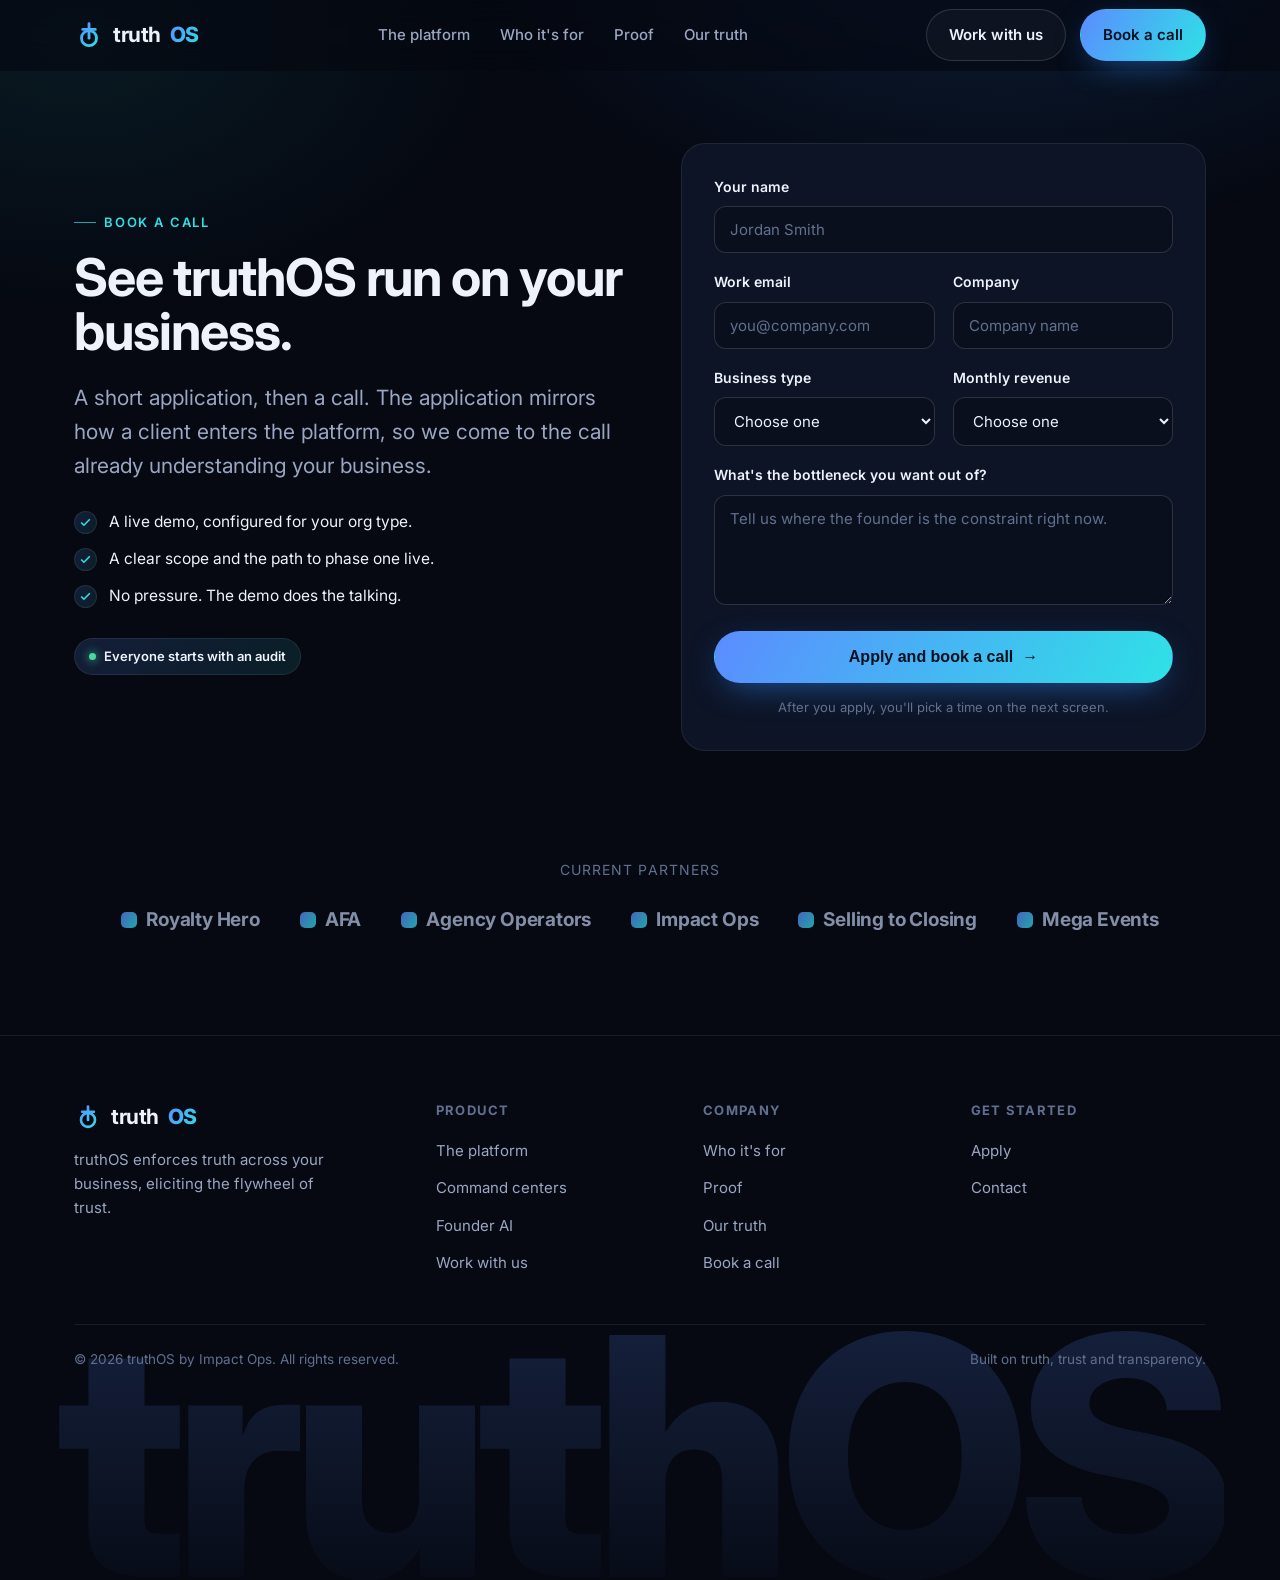
<file: website/preview/book-a-call.html>
<!DOCTYPE html>
<html lang="en">
<head>
  <meta charset="UTF-8" />
  <meta name="viewport" content="width=device-width, initial-scale=1.0" />
  <title>Book a call · truthOS</title>
  <meta name="description" content="Apply to build truthOS on your business. A short application, then a call. The demo sells the program." />
  <link rel="preconnect" href="https://fonts.googleapis.com" />
  <link rel="preconnect" href="https://fonts.gstatic.com" crossorigin />
  <link href="https://fonts.googleapis.com/css2?family=Inter:wght@400;500;600;700;800&display=swap" rel="stylesheet" />
  <style>
/* ============================================================
   truthOS marketing site
   truthOS branding (dark navy + blue/cyan) on a Viktor-style
   structure: contained hero panel + overlapping product card,
   rounded cards, big gradient statement blocks, footer wordmark.
   ============================================================ */

/* ---------- Design tokens ---------- */
:root {
  /* Surfaces */
  --bg:        #060912;
  --bg-1:      #0a0f1d;
  --panel:     #0d1426;
  --panel-2:   #111a30;
  --panel-3:   #16213b;

  /* Lines */
  --line:      rgba(255, 255, 255, 0.08);
  --line-2:    rgba(255, 255, 255, 0.14);

  /* Text */
  --text:      #eef2fb;
  --muted:     #9aa6c2;
  --faint:     #61708f;

  /* truthOS blue */
  --blue:      #4f8cff;
  --cyan:      #2fe1e6;
  --grad:      linear-gradient(120deg, #5b8cff 0%, #2fe1e6 100%);
  --grad-soft: linear-gradient(120deg, rgba(91,140,255,0.16), rgba(47,225,230,0.10));
  --blue-glow: 0 0 0 1px rgba(91,140,255,0.30), 0 18px 60px -22px rgba(47,140,255,0.55);

  /* Status */
  --good:      #46d9a0;
  --warn:      #f5b452;
  --bad:       #ff6b7a;

  /* Geometry (Viktor-style rounded) */
  --r-sm: 12px;
  --r:    18px;
  --r-lg: 24px;
  --r-xl: 32px;

  --maxw: 1180px;
  --pad:  24px;

  --shadow:    0 40px 90px -40px rgba(0,0,0,0.8);
  --shadow-sm: 0 24px 60px -34px rgba(0,0,0,0.75);

  --font: "Inter", -apple-system, BlinkMacSystemFont, "Segoe UI", Roboto,
          Helvetica, Arial, sans-serif;
  --font-head: var(--font);
}

/* ---------- Reset ---------- */
*, *::before, *::after { box-sizing: border-box; margin: 0; padding: 0; }
html { scroll-behavior: smooth; -webkit-text-size-adjust: 100%; }
body {
  font-family: var(--font);
  background: var(--bg);
  color: var(--text);
  line-height: 1.6;
  font-size: 17px;
  -webkit-font-smoothing: antialiased;
  text-rendering: optimizeLegibility;
  overflow-x: hidden;
}
body::before {
  content: ""; position: fixed; inset: 0; z-index: -1; pointer-events: none;
  background:
    radial-gradient(900px 520px at 78% -8%, rgba(47,140,255,0.16), transparent 60%),
    radial-gradient(720px 460px at 6% 4%, rgba(47,225,230,0.08), transparent 60%);
}
a { color: inherit; text-decoration: none; }
img, svg { display: block; max-width: 100%; }
ul { list-style: none; }

/* ---------- Layout ---------- */
.wrap { width: 100%; max-width: var(--maxw); margin: 0 auto; padding: 0 var(--pad); }
section { position: relative; }
.section { padding: 92px 0; }
.section-sm { padding: 60px 0; }

.eyebrow {
  display: inline-flex; align-items: center; gap: 8px;
  font-size: 13px; font-weight: 600; letter-spacing: 0.14em;
  text-transform: uppercase; color: var(--cyan); margin-bottom: 18px;
}
.eyebrow::before { content: ""; width: 22px; height: 1px; background: var(--cyan); opacity: 0.7; }

h1, h2, h3, h4 { line-height: 1.1; font-weight: 700; letter-spacing: -0.02em; }
h1 { font-size: clamp(40px, 6vw, 66px); }
h2 { font-size: clamp(30px, 4vw, 46px); }
h3 { font-size: clamp(21px, 2.4vw, 26px); }

.lead { font-size: clamp(18px, 2vw, 21px); color: var(--muted); }
.muted { color: var(--muted); }
.faint { color: var(--faint); }
.center { text-align: center; }
.mx-auto { margin-left: auto; margin-right: auto; }
.maxw-680 { max-width: 680px; }
.maxw-760 { max-width: 760px; }
.gradient-text { background: var(--grad); -webkit-background-clip: text; background-clip: text; color: transparent; }
.section-head { max-width: 720px; margin-bottom: 52px; }
.section-head.center { margin-left: auto; margin-right: auto; }
.section-head p { margin-top: 16px; }

/* ---------- Buttons ---------- */
.btn {
  display: inline-flex; align-items: center; gap: 9px;
  font-size: 15px; font-weight: 600; padding: 13px 22px; border-radius: 999px;
  border: 1px solid transparent; cursor: pointer;
  transition: transform .16s ease, box-shadow .2s ease, background .2s ease, border-color .2s ease;
  white-space: nowrap;
}
.btn:active { transform: translateY(1px); }
.btn-primary { background: var(--grad); color: #04101f; box-shadow: 0 10px 34px -12px rgba(47,140,255,0.7); }
.btn-primary:hover { transform: translateY(-2px); box-shadow: 0 18px 44px -14px rgba(47,140,255,0.85); }
.btn-ghost { background: rgba(255,255,255,0.03); border-color: var(--line-2); color: var(--text); }
.btn-ghost:hover { background: rgba(255,255,255,0.07); border-color: var(--blue); }
.btn-lg { padding: 16px 28px; font-size: 16px; }
.btn .arrow { transition: transform .2s ease; }
.btn:hover .arrow { transform: translateX(3px); }

/* ---------- Navbar ---------- */
.nav {
  position: sticky; top: 0; z-index: 50;
  backdrop-filter: blur(14px); -webkit-backdrop-filter: blur(14px);
  background: rgba(6,9,18,0.66);
  border-bottom: 1px solid transparent;
  transition: border-color .25s ease, background .25s ease;
}
.nav.scrolled { border-bottom-color: var(--line); background: rgba(6,9,18,0.85); }
.nav-inner { height: 70px; display: flex; align-items: center; justify-content: space-between; gap: 24px; }
.brand { display: inline-flex; align-items: center; gap: 9px; font-weight: 700; font-size: 21px; letter-spacing: -0.02em; color: var(--text); }
.brand .dot { width: 22px; height: 22px; border-radius: 7px; background: var(--grad); box-shadow: 0 6px 18px -6px rgba(47,140,255,0.8); }
.brand-mark { width: 30px; height: 30px; display: block; flex: none; }
.footer .brand-mark { width: 28px; height: 28px; }
.brand b { font-weight: 800; }
.nav-links { display: flex; align-items: center; gap: 30px; }
.nav-links a { color: var(--muted); font-size: 15px; font-weight: 500; transition: color .15s ease; }
.nav-links a:hover, .nav-links a.active { color: var(--text); }
.nav-cta { display: flex; align-items: center; gap: 14px; }
.nav-toggle { display: none; background: none; border: 0; color: var(--text); cursor: pointer; padding: 8px; }
.nav-toggle svg { width: 26px; height: 26px; }

/* ---------- Hero (left-aligned truthOS hero) ---------- */
.hero { padding: 72px 0 48px; }
.hero h1 { max-width: 18ch; font-size: clamp(36px, 6.6vw, 84px); line-height: 1.04; }
.hero .lead { max-width: 56ch; margin-top: 22px; }
@media (min-width: 1280px) { .hero h1 { font-size: clamp(72px, 5.6vw, 92px); } }
.hero-cta { display: flex; flex-wrap: wrap; gap: 14px; margin-top: 34px; }
.hero-note { margin-top: 22px; display: flex; align-items: center; gap: 10px; flex-wrap: wrap; }

.pill {
  display: inline-flex; align-items: center; gap: 8px;
  font-size: 13px; font-weight: 600; padding: 7px 14px; border-radius: 999px;
  background: var(--grad-soft); border: 1px solid var(--line); color: var(--text);
}
.pill .led { width: 7px; height: 7px; border-radius: 50%; background: var(--good); box-shadow: 0 0 10px var(--good); }
/* red "warning" pill */
.pill-warning { border-color: rgba(255,107,122,0.55); background: rgba(255,107,122,0.09); color: #ffd6dc; box-shadow: 0 0 0 1px rgba(255,107,122,0.16), 0 0 24px -5px rgba(255,107,122,0.6); }
.pill-warning .warn-ico { width: 15px; height: 15px; color: var(--bad); flex: none; }
/* green-outlined "watch the platform" button */
.btn-watch { border-color: rgba(70,217,160,0.7); box-shadow: 0 0 0 1px rgba(70,217,160,0.22), 0 10px 30px -14px rgba(70,217,160,0.5); }
.btn-watch:hover { background: rgba(70,217,160,0.08); border-color: var(--good); box-shadow: 0 0 0 1px rgba(70,217,160,0.4), 0 14px 34px -14px rgba(70,217,160,0.7); }
.btn-watch svg { color: var(--good); }

/* hero bridge + AI role chip */
.hero-bridge { font-size: clamp(16px, 2vw, 20px); font-weight: 600; color: var(--muted); margin-top: 22px; display: flex; align-items: center; gap: 11px; flex-wrap: wrap; }
.role-chip {
  display: inline-flex; align-items: center; gap: 9px;
  padding: 9px 15px; border-radius: 13px;
  background: var(--grad-soft); border: 1px solid rgba(91,140,255,0.38);
  box-shadow: 0 0 0 1px rgba(91,140,255,0.06), 0 14px 34px -16px rgba(47,140,255,0.65);
  line-height: 1.15;
}
.role-chip .ai-spark { width: 16px; height: 16px; color: var(--cyan); flex: none; filter: drop-shadow(0 0 5px rgba(47,225,230,0.55)); }
.role-chip .rotator { display: inline-block; transition: opacity .25s ease; font-weight: 800; background: var(--grad); -webkit-background-clip: text; background-clip: text; color: transparent; }
a.role-chip { cursor: pointer; text-decoration: none; transition: transform .15s ease, border-color .2s ease, box-shadow .2s ease; }
a.role-chip:hover { transform: translateY(-1px); border-color: rgba(91,140,255,0.6); box-shadow: 0 0 0 1px rgba(91,140,255,0.12), 0 18px 40px -16px rgba(47,140,255,0.8); }
.role-chip .cursor-ico { width: 15px; height: 15px; flex: none; color: #fff; filter: drop-shadow(0 1px 2px rgba(0,0,0,0.6)); animation: cursornudge 1.7s ease-in-out infinite; }
a.role-chip:hover .cursor-ico { animation: none; transform: translate(1px, 1px); }
@keyframes cursornudge { 0%, 70%, 100% { transform: translate(0, 0); } 78% { transform: translate(1.5px, 1.5px) scale(0.9); } 86% { transform: translate(0, 0); } }

/* console overlap onto hero panel */
.hero-overlap { margin-top: -96px; position: relative; z-index: 5; }

/* ---------- Generic cards / grids ---------- */
.grid { display: grid; gap: 20px; }
.grid-2 { grid-template-columns: repeat(2, 1fr); }
.grid-3 { grid-template-columns: repeat(3, 1fr); }
.grid-4 { grid-template-columns: repeat(4, 1fr); }

.card {
  background: linear-gradient(180deg, var(--panel), var(--bg-1));
  border: 1px solid var(--line); border-radius: var(--r-lg); padding: 28px;
  transition: border-color .2s ease, transform .2s ease;
}
.card:hover { border-color: var(--line-2); transform: translateY(-3px); }
.card h3 { margin-bottom: 10px; }
.card p { color: var(--muted); font-size: 15.5px; }
.card .ico { width: 46px; height: 46px; border-radius: 13px; display: grid; place-items: center; background: var(--grad-soft); border: 1px solid var(--line); margin-bottom: 18px; color: var(--cyan); }
.card .ico svg { width: 22px; height: 22px; }
.card .num { font-size: 13px; font-weight: 700; color: var(--cyan); letter-spacing: 0.1em; }

/* ---------- Product mockups ---------- */
.mock { background: linear-gradient(180deg, var(--panel-2), var(--bg-1)); border: 1px solid var(--line-2); border-radius: var(--r-lg); overflow: hidden; box-shadow: var(--shadow), var(--blue-glow); }
.mock-bar { display: flex; align-items: center; gap: 10px; padding: 12px 16px; border-bottom: 1px solid var(--line); background: rgba(255,255,255,0.02); }
.mock-bar .dots { display: flex; gap: 7px; }
.mock-bar .dots i { width: 11px; height: 11px; border-radius: 50%; background: var(--panel-3); display: block; }
.mock-bar .title { font-size: 13px; color: var(--faint); margin-left: 6px; }
.mock-body { padding: 18px; }
.mock-grid { display: grid; grid-template-columns: 200px 1fr; gap: 16px; }
.mock-side { display: flex; flex-direction: column; gap: 7px; }
.mock-side .item { font-size: 13px; color: var(--muted); padding: 9px 12px; border-radius: 9px; display: flex; align-items: center; gap: 9px; }
.mock-side .item.on { background: var(--grad-soft); color: var(--text); border: 1px solid var(--line); }
.mock-side .item .d { width: 7px; height: 7px; border-radius: 2px; background: var(--blue); }

.stat-row { display: grid; grid-template-columns: repeat(3, 1fr); gap: 12px; margin-bottom: 14px; }
.stat-box { background: var(--panel); border: 1px solid var(--line); border-radius: 13px; padding: 14px; }
.stat-box .k { font-size: 12px; color: var(--faint); text-transform: uppercase; letter-spacing: 0.08em; }
.stat-box .v { font-size: 24px; font-weight: 700; margin-top: 6px; letter-spacing: -0.02em; }
.stat-box .v.up { color: var(--good); }
.stat-box .tiny { font-size: 12px; color: var(--muted); margin-top: 2px; }

.bars { display: flex; align-items: flex-end; gap: 8px; height: 92px; padding-top: 10px; }
.bars .b { flex: 1; background: var(--grad); border-radius: 5px 5px 0 0; opacity: 0.85; }

.feed { display: flex; flex-direction: column; gap: 10px; }
.feed .row { display: flex; align-items: center; gap: 12px; background: var(--panel); border: 1px solid var(--line); border-radius: 12px; padding: 11px 13px; font-size: 13.5px; }
.feed .row .badge { font-size: 11px; font-weight: 700; padding: 3px 8px; border-radius: 6px; background: var(--grad-soft); color: var(--cyan); border: 1px solid var(--line); }
.feed .row .badge.now { background: rgba(70,217,160,0.14); color: var(--good); }
.feed .row .grow { flex: 1; color: var(--muted); }

/* ---------- Interactive command-center console ---------- */
.console { background: linear-gradient(180deg, var(--panel-2), var(--bg-1)); border: 1px solid var(--line-2); border-radius: var(--r-lg); overflow: hidden; box-shadow: var(--shadow), var(--blue-glow); }
.console-bar { display: flex; align-items: center; gap: 10px; padding: 13px 16px; border-bottom: 1px solid var(--line); background: rgba(255,255,255,0.02); }
.console-bar .dots { display: flex; gap: 7px; }
.console-bar .dots i { width: 11px; height: 11px; border-radius: 50%; background: var(--panel-3); display: block; }
.console-bar .title { font-size: 13px; color: var(--faint); margin-left: 6px; }
.console-bar .live { margin-left: auto; display: inline-flex; align-items: center; gap: 7px; font-size: 12px; font-weight: 600; color: var(--good); }
.console-bar .live .led { width: 7px; height: 7px; border-radius: 50%; background: var(--good); box-shadow: 0 0 9px var(--good); }
.console-grid { display: grid; grid-template-columns: 214px 1fr; min-height: 430px; }
.console-side { border-right: 1px solid var(--line); padding: 14px; display: flex; flex-direction: column; gap: 5px; background: rgba(255,255,255,0.015); }
.console-side .cc-btn { display: flex; align-items: center; gap: 10px; width: 100%; text-align: left; font-family: inherit; font-size: 13.5px; font-weight: 500; color: var(--muted); background: transparent; border: 1px solid transparent; border-radius: 11px; padding: 10px 12px; cursor: pointer; transition: color .15s, background .15s, border-color .15s; }
.console-side .cc-btn:hover { color: var(--text); background: rgba(255,255,255,0.04); }
.console-side .cc-btn.active { color: var(--text); background: var(--grad-soft); border-color: var(--line); }
.console-side .cc-btn .gi { width: 18px; height: 18px; flex: none; color: var(--cyan); }
.console-main { padding: 20px; }
.cc-panel { display: none; }
.cc-panel.active { display: block; animation: ccfade .35s ease; }
@keyframes ccfade { from { opacity: 0; transform: translateY(8px); } to { opacity: 1; transform: none; } }
.cc-head { display: flex; align-items: flex-start; justify-content: space-between; gap: 14px; margin-bottom: 16px; }
.cc-head h4 { font-size: 18px; font-weight: 700; letter-spacing: -0.02em; }
.cc-head .sub { font-size: 13px; color: var(--faint); margin-top: 3px; }
.ai-chip { display: inline-flex; align-items: center; gap: 8px; font-size: 12px; font-weight: 500; color: var(--text); background: var(--grad-soft); border: 1px solid var(--line); padding: 9px 12px; border-radius: 13px; max-width: 300px; line-height: 1.35; }
.ai-chip .d { width: 7px; height: 7px; border-radius: 50%; background: var(--cyan); box-shadow: 0 0 8px var(--cyan); flex: none; }
.ai-chip b { color: var(--cyan); font-weight: 700; }
.console-ask { display: flex; align-items: center; gap: 10px; margin-top: 16px; border: 1px solid var(--line-2); border-radius: 13px; padding: 12px 14px; background: var(--bg-1); color: var(--faint); font-size: 13.5px; }
.console-ask svg { width: 16px; height: 16px; color: var(--cyan); flex: none; }
.console-ask .k { margin-left: auto; font-size: 11px; color: var(--faint); border: 1px solid var(--line); border-radius: 6px; padding: 2px 7px; }

/* ---------- Agentic layer demo (Tasklet-style) ---------- */
.agent-demo { background: linear-gradient(180deg, var(--panel-2), var(--bg-1)); border: 1px solid var(--line-2); border-radius: var(--r-lg); overflow: hidden; box-shadow: var(--shadow), var(--blue-glow); }
.agent-tabs { display: flex; flex-wrap: wrap; gap: 8px; padding: 16px; border-bottom: 1px solid var(--line); background: rgba(255,255,255,0.02); }
.agent-tab { font-family: inherit; font-size: 13px; font-weight: 600; color: var(--muted); background: rgba(255,255,255,0.03); border: 1px solid var(--line); border-radius: 999px; padding: 8px 14px; cursor: pointer; display: inline-flex; align-items: center; gap: 7px; transition: color .15s, background .15s, border-color .15s; }
.agent-tab:hover { color: var(--text); }
.agent-tab.active { color: var(--text); background: var(--grad-soft); border-color: rgba(91,140,255,0.4); }
.agent-body { padding: 22px; }
.agent-panel { display: none; }
.agent-panel.active { display: block; animation: ccfade .35s ease; }
.agent-prompt { background: var(--panel); border: 1px solid var(--line-2); border-radius: 14px; padding: 18px 20px; font-size: 16px; line-height: 1.75; color: var(--text); }
.app-chip { display: inline-flex; align-items: center; gap: 6px; font-size: 13px; font-weight: 600; padding: 3px 9px; border-radius: 8px; background: rgba(255,255,255,0.06); border: 1px solid var(--line); margin: 0 2px; white-space: nowrap; }
.app-chip .dotc { width: 9px; height: 9px; border-radius: 3px; flex: none; }
.agent-caret { display: inline-block; width: 2px; height: 1.05em; background: var(--cyan); box-shadow: 0 0 6px var(--cyan); vertical-align: text-bottom; margin-left: 1px; animation: blink 1.1s steps(1) infinite; }
@keyframes blink { 50% { opacity: 0; } }
.agent-steps { margin-top: 18px; display: flex; flex-direction: column; gap: 10px; }
.agent-step { display: flex; align-items: flex-start; gap: 12px; background: var(--panel); border: 1px solid var(--line); border-radius: 11px; padding: 12px 14px; font-size: 14px; color: var(--muted); }
.agent-step .n { flex: none; width: 22px; height: 22px; border-radius: 7px; background: var(--grad-soft); border: 1px solid var(--line); color: var(--cyan); font-size: 12px; font-weight: 700; display: grid; place-items: center; }
.agent-step b { color: var(--text); font-weight: 600; }
.agent-foot { display: flex; align-items: center; justify-content: space-between; gap: 14px; margin-top: 18px; flex-wrap: wrap; }
.agent-foot .note { font-size: 13px; color: var(--faint); display: inline-flex; align-items: center; gap: 8px; }
.agent-foot .note .led { width: 7px; height: 7px; border-radius: 50%; background: var(--good); box-shadow: 0 0 8px var(--good); }

/* ---------- Split ---------- */
.split { display: grid; grid-template-columns: 1.05fr 1fr; gap: 56px; align-items: center; }
.split.rev .split-text { order: 2; }
.split-text h2 { margin-bottom: 18px; }
.split-text p { color: var(--muted); margin-bottom: 14px; }
.checklist { margin-top: 22px; display: flex; flex-direction: column; gap: 12px; }
.checklist li { display: flex; gap: 12px; align-items: flex-start; font-size: 15.5px; color: var(--text); }
.checklist li .ck { flex: none; width: 23px; height: 23px; border-radius: 50%; background: var(--grad-soft); border: 1px solid var(--line); display: grid; place-items: center; color: var(--cyan); margin-top: 1px; }
.checklist li .ck svg { width: 13px; height: 13px; }

/* ---------- Command centers grid ---------- */
.cc-grid { display: grid; grid-template-columns: repeat(3, 1fr); gap: 18px; }
.cc { background: linear-gradient(180deg, var(--panel), var(--bg-1)); border: 1px solid var(--line); border-radius: var(--r-lg); padding: 24px; transition: border-color .2s, transform .2s; }
.cc:hover { border-color: var(--line-2); transform: translateY(-3px); }
.cc .ic { width: 42px; height: 42px; border-radius: 12px; background: var(--grad-soft); border: 1px solid var(--line); display: grid; place-items: center; color: var(--cyan); margin-bottom: 16px; }
.cc .ic svg { width: 20px; height: 20px; }
.cc h3 { font-size: 19px; margin-bottom: 8px; }
.cc p { font-size: 14.5px; color: var(--muted); }
/* mix in some white-backed cards to break up the grid */
.cc-grid .cc:nth-child(even) { background: #ffffff; border-color: transparent; box-shadow: 0 26px 60px -30px rgba(0,0,0,0.72); }
.cc-grid .cc:nth-child(even) h3 { color: #0d1426; }
.cc-grid .cc:nth-child(even) p { color: #4b5468; }
.cc-grid .cc:nth-child(even) .ic { background: var(--grad); border-color: transparent; color: #04101f; }

/* ---------- Statement / big quote ---------- */
.statement { border: 1px solid var(--line); border-radius: var(--r-xl); background: var(--grad-soft); padding: 58px 48px; text-align: center; }
.statement p { font-size: clamp(24px, 3.4vw, 38px); font-weight: 700; letter-spacing: -0.02em; line-height: 1.18; max-width: 20ch; margin: 0 auto; }
.statement.invert { background: #ffffff; border-color: transparent; box-shadow: 0 34px 80px -36px rgba(0,0,0,0.7); }
.statement.invert p { color: #0d1426; }

/* ---------- Light section (white band on the dark page) ---------- */
.section-light { background: #ffffff; }
.section-light h1, .section-light h2, .section-light h3, .section-light h4 { color: #0d1426; }
.section-light .lead, .section-light p { color: #4b5468; }
.section-light .eyebrow { color: #2f63e0; }
.section-light .eyebrow::before { background: #2f63e0; }
.section-light .quote { background: #ffffff; border-color: rgba(13,20,38,0.10); box-shadow: 0 20px 46px -26px rgba(20,25,60,0.28); }
.section-light .quote p { color: #0d1426; }
.section-light .quote .by { color: #5b6478; }
.section-light .btn-ghost { background: #ffffff; border-color: rgba(13,20,38,0.16); color: #0d1426; }
.section-light .btn-ghost:hover { border-color: #2f63e0; color: #2f63e0; }
.section-light .logos .logo { color: #0d1426; opacity: 1; }
.section-light .faint { color: #6b7488; }
/* founder quote on white partners band */
.founder-quote { display: flex; align-items: center; gap: 20px; justify-content: center; max-width: 780px; margin: 0 auto 34px; text-align: left; }
.founder-photo { width: 92px; height: 92px; border-radius: 50%; object-fit: cover; object-position: center 22%; flex: none; border: 2px solid rgba(13,20,38,0.08); box-shadow: 0 12px 30px -14px rgba(0,0,0,0.4); background: #e9ecf3; }
.founder-says { color: #0d1426; font-weight: 700; font-size: clamp(17px, 2vw, 21px); line-height: 1.4; }
@media (max-width: 560px) { .founder-quote { flex-direction: column; text-align: center; gap: 14px; } }

/* ---------- Logos strip ---------- */
.logos { display: flex; flex-wrap: wrap; align-items: center; justify-content: center; gap: 18px 40px; }
.logos .logo { font-size: 19px; font-weight: 700; letter-spacing: -0.01em; color: var(--muted); opacity: 0.85; display: inline-flex; align-items: center; gap: 9px; }
.logos .logo .mk { width: 16px; height: 16px; border-radius: 5px; background: var(--grad); opacity: 0.85; }

/* ---------- Role table ---------- */
.roles { display: grid; grid-template-columns: repeat(2, 1fr); gap: 14px; }
.role { display: flex; gap: 16px; align-items: flex-start; border: 1px solid var(--line); border-radius: var(--r); background: var(--panel); padding: 20px 22px; }
.role .tag { flex: none; font-size: 12px; font-weight: 700; letter-spacing: 0.06em; text-transform: uppercase; color: var(--cyan); background: var(--grad-soft); border: 1px solid var(--line); padding: 6px 10px; border-radius: 8px; min-width: 92px; text-align: center; }
.role p { font-size: 15px; color: var(--muted); }

/* ---------- Avatar blocks ---------- */
.avatar { border: 1px solid var(--line); border-radius: var(--r-lg); background: linear-gradient(180deg, var(--panel), var(--bg-1)); padding: 32px; }
.avatar h3 { margin-bottom: 6px; }
.avatar .who { font-size: 14px; color: var(--cyan); font-weight: 600; margin-bottom: 18px; }
.avatar .pp { font-size: 14px; color: var(--faint); text-transform: uppercase; letter-spacing: 0.08em; margin: 16px 0 6px; }
.avatar p { color: var(--muted); font-size: 15px; }
.avatar .answer { color: var(--text); }

/* ---------- Pricing / work-with-us ---------- */
.price-grid { display: grid; grid-template-columns: 1.1fr 1fr; gap: 22px; align-items: stretch; }
.price { border: 1px solid var(--line); border-radius: var(--r-xl); background: linear-gradient(180deg, var(--panel), var(--bg-1)); padding: 36px; display: flex; flex-direction: column; }
.price.feature { border-color: rgba(91,140,255,0.4); box-shadow: var(--blue-glow); }
.price .name { font-size: 14px; font-weight: 700; letter-spacing: 0.06em; text-transform: uppercase; color: var(--cyan); }
.price .amt { font-size: 40px; font-weight: 800; letter-spacing: -0.03em; margin: 14px 0 4px; }
.price .amt span { font-size: 17px; font-weight: 600; color: var(--muted); }
.price .sub { color: var(--muted); font-size: 15px; }
.price .divider { height: 1px; background: var(--line); margin: 24px 0; }
.price ul { display: flex; flex-direction: column; gap: 12px; margin-bottom: 28px; }
.price li { display: flex; gap: 11px; font-size: 15px; color: var(--text); }
.price li .ck { flex: none; color: var(--cyan); margin-top: 3px; }
.price li .ck svg { width: 15px; height: 15px; }
.price .btn { margin-top: auto; width: 100%; justify-content: center; }

.include { border: 1px solid var(--line); border-radius: var(--r-lg); background: var(--panel); padding: 28px 30px; }
.include-grid { display: grid; grid-template-columns: repeat(2, 1fr); gap: 12px 28px; }
.include-grid li { display: flex; gap: 10px; font-size: 15px; color: var(--muted); }
.include-grid li .ck { color: var(--cyan); flex: none; margin-top: 3px; }
.include-grid li .ck svg { width: 15px; height: 15px; }

/* ---------- Funnel steps ---------- */
.funnel { display: grid; grid-template-columns: repeat(4, 1fr); gap: 14px; }
.fstep { border: 1px solid var(--line); border-radius: var(--r); background: var(--panel); padding: 20px; }
.fstep .price-tag { font-size: 26px; font-weight: 800; color: var(--text); letter-spacing: -0.02em; }
.fstep .lbl { font-size: 14px; color: var(--muted); margin-top: 6px; }
.fstep .num { font-size: 13px; font-weight: 700; color: var(--cyan); letter-spacing: 0.1em; }

/* ---------- Guarantee band ---------- */
.guarantee { border: 1px solid rgba(70,217,160,0.3); border-radius: var(--r-xl); background: linear-gradient(120deg, rgba(70,217,160,0.10), rgba(47,225,230,0.06)); padding: 40px 44px; display: flex; gap: 28px; align-items: center; }
.guarantee .seal { flex: none; width: 76px; height: 76px; border-radius: 50%; border: 2px solid var(--good); display: grid; place-items: center; color: var(--good); }
.guarantee .seal svg { width: 34px; height: 34px; }
.guarantee h3 { margin-bottom: 8px; }
.guarantee p { color: var(--muted); }

/* ---------- Stat band ---------- */
.statband { display: grid; grid-template-columns: repeat(3, 1fr); gap: 24px; text-align: center; }
.statband .s .big { font-size: clamp(34px, 5vw, 52px); font-weight: 800; letter-spacing: -0.03em; }
.statband .s .lab { color: var(--muted); font-size: 15px; margin-top: 4px; }

/* ---------- Quote cards ---------- */
.quote { border: 1px solid var(--line); border-radius: var(--r-lg); background: var(--panel); padding: 28px; }
.quote p { font-size: 17px; color: var(--text); line-height: 1.5; }
.quote .by { margin-top: 18px; font-size: 14px; color: var(--muted); display: flex; align-items: center; gap: 10px; }
.quote .by .av { width: 34px; height: 34px; border-radius: 50%; background: var(--grad); opacity: 0.8; }

/* ---------- CTA band ---------- */
.cta-band { border: 1px solid var(--line); border-radius: var(--r-xl); background: radial-gradient(600px 300px at 50% 0%, rgba(47,140,255,0.18), transparent 70%), linear-gradient(180deg, var(--panel), var(--bg-1)); padding: 70px 40px; text-align: center; }
.cta-band h2 { max-width: 18ch; margin: 0 auto 16px; }
.cta-band p { color: var(--muted); max-width: 52ch; margin: 0 auto 30px; }
.cta-band.invert { background: #ffffff; border-color: transparent; box-shadow: 0 34px 80px -36px rgba(0,0,0,0.7); }
.cta-band.invert h2 { color: #0d1426; }
.cta-band.invert p { color: #4b5468; }
.cta-band.invert .eyebrow { color: #2f63e0; }
.cta-band.invert .eyebrow::before { background: #2f63e0; }

/* ---------- Forms ---------- */
.form { border: 1px solid var(--line); border-radius: var(--r-lg); background: var(--panel); padding: 32px; }
.field { margin-bottom: 18px; }
.field label { display: block; font-size: 14px; font-weight: 600; margin-bottom: 8px; }
.field input, .field select, .field textarea { width: 100%; font-family: inherit; font-size: 15px; color: var(--text); background: var(--bg-1); border: 1px solid var(--line-2); border-radius: 12px; padding: 13px 15px; transition: border-color .15s ease; }
.field input::placeholder, .field textarea::placeholder { color: var(--faint); }
.field input:focus, .field select:focus, .field textarea:focus { outline: none; border-color: var(--blue); }
.field textarea { resize: vertical; min-height: 110px; }
.form .row2 { display: grid; grid-template-columns: 1fr 1fr; gap: 18px; }

/* ---------- Footer ---------- */
.footer { border-top: 1px solid var(--line); padding: 64px 0 210px; margin-top: 40px; position: relative; overflow: hidden; }
.footer .wrap { position: relative; z-index: 1; }
.footer-top { display: grid; grid-template-columns: 1.4fr 1fr 1fr 1fr; gap: 32px; margin-bottom: 48px; }
.footer .brand { margin-bottom: 14px; }
.footer .blurb { color: var(--muted); font-size: 15px; max-width: 30ch; }
.footer h5 { font-size: 13px; text-transform: uppercase; letter-spacing: 0.1em; color: var(--faint); margin-bottom: 16px; }
.footer ul { display: flex; flex-direction: column; gap: 10px; }
.footer ul a { color: var(--muted); font-size: 15px; transition: color .15s; }
.footer ul a:hover { color: var(--text); }
.footer-bot { display: flex; justify-content: space-between; align-items: center; gap: 16px; border-top: 1px solid var(--line); padding-top: 24px; font-size: 13.5px; color: var(--faint); flex-wrap: wrap; }
/* giant faded wordmark watermark */
.footer::before {
  content: "truthOS";
  position: absolute; left: 50%; bottom: -42px; transform: translateX(-50%);
  font-weight: 800; font-size: clamp(120px, 26vw, 360px); line-height: 1;
  letter-spacing: -0.04em; white-space: nowrap;
  background: linear-gradient(180deg, rgba(91,140,255,0.20), rgba(47,225,230,0));
  -webkit-background-clip: text; background-clip: text; color: transparent;
  pointer-events: none; z-index: 0;
}

/* ---------- Reveal animation ---------- */
.reveal { opacity: 0; transform: translateY(18px); transition: opacity .6s ease, transform .6s ease; }
.reveal.in { opacity: 1; transform: none; }

/* ---------- Responsive ---------- */
@media (max-width: 980px) {
  .split { grid-template-columns: 1fr; gap: 36px; }
  .split.rev .split-text { order: 0; }
  .cc-grid, .grid-3 { grid-template-columns: repeat(2, 1fr); }
  .grid-4, .funnel { grid-template-columns: repeat(2, 1fr); }
  .price-grid { grid-template-columns: 1fr; }
  .footer-top { grid-template-columns: 1fr 1fr; }
  .statband { grid-template-columns: 1fr; gap: 32px; }
  .mock-grid { grid-template-columns: 1fr; }
  .mock-side { flex-direction: row; flex-wrap: wrap; }
}
@media (max-width: 720px) {
  body { font-size: 16px; }
  .section { padding: 64px 0; }
  .hero-panel { padding: 56px 22px 110px; }
  .nav-links { display: none; }
  .nav-links.open { display: flex; flex-direction: column; align-items: flex-start; gap: 4px; position: absolute; top: 70px; left: 0; right: 0; background: rgba(6,9,18,0.97); border-bottom: 1px solid var(--line); padding: 16px var(--pad) 22px; }
  .nav-links.open a { padding: 10px 0; width: 100%; font-size: 17px; }
  .nav-toggle { display: inline-flex; }
  .nav-cta .btn-ghost { display: none; }
  .grid-2, .grid-3, .grid-4, .cc-grid, .roles, .include-grid, .funnel { grid-template-columns: 1fr; }
  .statement { padding: 40px 24px; }
  .guarantee { flex-direction: column; text-align: center; }
  .form .row2 { grid-template-columns: 1fr; }
  .footer-top { grid-template-columns: 1fr 1fr; }
  .console-grid { grid-template-columns: 1fr; min-height: 0; }
  .console-side { flex-direction: row; overflow-x: auto; border-right: 0; border-bottom: 1px solid var(--line); }
  .console-side .cc-btn { white-space: nowrap; }
  .hero-overlap { margin-top: -70px; }
}

</style>
</head>
<body>

  <header class="nav">
    <div class="wrap nav-inner">
      <a class="brand" href="index.html"><svg class="brand-mark" xmlns="http://www.w3.org/2000/svg" viewBox="0 0 96 96" fill="none" role="img" aria-label="truthOS">
  <defs>
    <linearGradient id="tos-grad" x1="14" y1="12" x2="82" y2="84" gradientUnits="userSpaceOnUse">
      <stop stop-color="#5b8cff"/>
      <stop offset="1" stop-color="#2fe1e6"/>
    </linearGradient>
  </defs>
  <g stroke="url(#tos-grad)" stroke-width="9" stroke-linecap="round" stroke-linejoin="round">
    <circle cx="48" cy="58" r="24"/>
    <path d="M48 12 V58"/>
    <path d="M28 30 H68"/>
  </g>
</svg>truth<b class="gradient-text">OS</b></a>
      <nav class="nav-links">
        <a href="platform.html">The platform</a>
        <a href="who-its-for.html">Who it's for</a>
        <a href="proof.html">Proof</a>
        <a href="about.html">Our truth</a>
      </nav>
      <div class="nav-cta">
        <a class="btn btn-ghost" href="pricing.html">Work with us</a>
        <a class="btn btn-primary" href="book-a-call.html">Book a call</a>
        <button class="nav-toggle" aria-label="Menu"><svg viewBox="0 0 24 24" fill="none" stroke="currentColor" stroke-width="2"><path d="M3 6h18M3 12h18M3 18h18"/></svg></button>
      </div>
    </div>
  </header>

  <main>

    <section class="hero">
      <div class="wrap">
        <div class="split">
          <div class="split-text">
            <span class="eyebrow">Book a call</span>
            <h1 style="font-size:clamp(34px,5vw,52px)">See truthOS run on your business.</h1>
            <p class="lead">A short application, then a call. The application mirrors how a client enters the platform, so we come to the call already understanding your business.</p>
            <ul class="checklist" style="margin-top:28px">
              <li><span class="ck"><svg viewBox="0 0 24 24" fill="none" stroke="currentColor" stroke-width="3"><path d="M20 6L9 17l-5-5"/></svg></span> A live demo, configured for your org type.</li>
              <li><span class="ck"><svg viewBox="0 0 24 24" fill="none" stroke="currentColor" stroke-width="3"><path d="M20 6L9 17l-5-5"/></svg></span> A clear scope and the path to phase one live.</li>
              <li><span class="ck"><svg viewBox="0 0 24 24" fill="none" stroke="currentColor" stroke-width="3"><path d="M20 6L9 17l-5-5"/></svg></span> No pressure. The demo does the talking.</li>
            </ul>
            <p class="hero-note" style="margin-top:30px"><span class="pill"><span class="led"></span> Everyone starts with an audit</span></p>
          </div>

          <div>
            <form class="form" data-apply>
              <div class="field">
                <label for="name">Your name</label>
                <input id="name" name="name" type="text" placeholder="Jordan Smith" required />
              </div>
              <div class="row2">
                <div class="field">
                  <label for="email">Work email</label>
                  <input id="email" name="email" type="email" placeholder="you@company.com" required />
                </div>
                <div class="field">
                  <label for="company">Company</label>
                  <input id="company" name="company" type="text" placeholder="Company name" required />
                </div>
              </div>
              <div class="row2">
                <div class="field">
                  <label for="type">Business type</label>
                  <select id="type" name="type" required>
                    <option value="" disabled selected>Choose one</option>
                    <option>Coach or course creator</option>
                    <option>Agency owner</option>
                    <option>Expert with a personal brand</option>
                    <option>Enterprise authority</option>
                    <option>Other</option>
                  </select>
                </div>
                <div class="field">
                  <label for="revenue">Monthly revenue</label>
                  <select id="revenue" name="revenue" required>
                    <option value="" disabled selected>Choose one</option>
                    <option>Under $30k / mo</option>
                    <option>$30k to $100k / mo</option>
                    <option>$100k to $500k / mo</option>
                    <option>$500k+ / mo</option>
                  </select>
                </div>
              </div>
              <div class="field">
                <label for="goal">What's the bottleneck you want out of?</label>
                <textarea id="goal" name="goal" placeholder="Tell us where the founder is the constraint right now."></textarea>
              </div>
              <button class="btn btn-primary btn-lg" type="submit" style="width:100%; justify-content:center">Apply and book a call <span class="arrow">&rarr;</span></button>
              <p class="faint" style="font-size:13px; margin-top:14px; text-align:center">After you apply, you'll pick a time on the next screen.</p>

              <div data-apply-done style="display:none; align-items:center; gap:12px; margin-top:22px; padding:16px; border:1px solid rgba(70,217,160,0.4); border-radius:14px; background:rgba(70,217,160,0.08)">
                <span style="color:var(--good); flex:none"><svg width="26" height="26" viewBox="0 0 24 24" fill="none" stroke="currentColor" stroke-width="2"><path d="M22 11.08V12a10 10 0 1 1-5.93-9.14"/><path d="M22 4L12 14.01l-3-3"/></svg></span>
                <span style="font-size:15px">Thanks. Your application is in. Connect your calendar to lock a time, and we'll come ready.</span>
              </div>
            </form>
            <!-- INTEGRATION NOTE: wire this form to your CRM/scheduler (Calendly,
                 SavvyCal, or the truthOS intake) and a real backend before launch.
                 Right now it confirms client-side only. See website/README.md. -->
          </div>
        </div>
      </div>
    </section>

    <section class="section-sm">
      <div class="wrap center">
        <p class="faint" style="margin-bottom:24px; font-size:14px; letter-spacing:0.08em; text-transform:uppercase;">Current partners</p>
        <div class="logos">
          <span class="logo"><span class="mk"></span> Royalty Hero</span>
          <span class="logo"><span class="mk"></span> AFA</span>
          <span class="logo"><span class="mk"></span> Agency Operators</span>
          <span class="logo"><span class="mk"></span> Impact Ops</span>
          <span class="logo"><span class="mk"></span> Selling to Closing</span>
          <span class="logo"><span class="mk"></span> Mega Events</span>
        </div>
      </div>
    </section>

  </main>

  <footer class="footer">
    <div class="wrap">
      <div class="footer-top">
        <div>
          <a class="brand" href="index.html"><svg class="brand-mark" xmlns="http://www.w3.org/2000/svg" viewBox="0 0 96 96" fill="none" role="img" aria-label="truthOS">
  <defs>
    <linearGradient id="tos-grad" x1="14" y1="12" x2="82" y2="84" gradientUnits="userSpaceOnUse">
      <stop stop-color="#5b8cff"/>
      <stop offset="1" stop-color="#2fe1e6"/>
    </linearGradient>
  </defs>
  <g stroke="url(#tos-grad)" stroke-width="9" stroke-linecap="round" stroke-linejoin="round">
    <circle cx="48" cy="58" r="24"/>
    <path d="M48 12 V58"/>
    <path d="M28 30 H68"/>
  </g>
</svg>truth<b class="gradient-text">OS</b></a>
          <p class="blurb">truthOS enforces truth across your business, eliciting the flywheel of trust.</p>
        </div>
        <div><h5>Product</h5><ul><li><a href="platform.html">The platform</a></li><li><a href="platform.html#command-centers">Command centers</a></li><li><a href="platform.html#founder-ai">Founder AI</a></li><li><a href="pricing.html">Work with us</a></li></ul></div>
        <div><h5>Company</h5><ul><li><a href="who-its-for.html">Who it's for</a></li><li><a href="proof.html">Proof</a></li><li><a href="about.html">Our truth</a></li><li><a href="book-a-call.html">Book a call</a></li></ul></div>
        <div><h5>Get started</h5><ul><li><a href="book-a-call.html">Apply</a></li><li><a href="mailto:hello@truthos.io">Contact</a></li></ul></div>
      </div>
      <div class="footer-bot">
        <span>&copy; <span data-year>2026</span> truthOS by Impact Ops. All rights reserved.</span>
        <span>Built on truth, trust and transparency.</span>
      </div>
    </div>
  </footer>

  <script>
/* truthOS marketing site — minimal interaction layer.
   Mobile nav, nav shadow on scroll, reveal-on-scroll, footer year. */
(function () {
  "use strict";

  // Sticky nav border on scroll
  var nav = document.querySelector(".nav");
  function onScroll() {
    if (!nav) return;
    nav.classList.toggle("scrolled", window.scrollY > 8);
  }
  window.addEventListener("scroll", onScroll, { passive: true });
  onScroll();

  // Mobile menu toggle
  var toggle = document.querySelector(".nav-toggle");
  var links = document.querySelector(".nav-links");
  if (toggle && links) {
    toggle.addEventListener("click", function () {
      links.classList.toggle("open");
    });
    links.addEventListener("click", function (e) {
      if (e.target.tagName === "A") links.classList.remove("open");
    });
  }

  // Reveal on scroll
  var revealEls = document.querySelectorAll(".reveal");
  if ("IntersectionObserver" in window && revealEls.length) {
    var io = new IntersectionObserver(function (entries) {
      entries.forEach(function (en) {
        if (en.isIntersecting) {
          en.target.classList.add("in");
          io.unobserve(en.target);
        }
      });
    }, { threshold: 0.12, rootMargin: "0px 0px -40px 0px" });
    revealEls.forEach(function (el) { io.observe(el); });
  } else {
    revealEls.forEach(function (el) { el.classList.add("in"); });
  }

  // Agentic layer demo: switch example agents
  document.querySelectorAll(".agent-demo").forEach(function (d) {
    var tabs = d.querySelectorAll(".agent-tab");
    var panels = d.querySelectorAll(".agent-panel");
    tabs.forEach(function (t) {
      t.addEventListener("click", function () {
        var k = t.getAttribute("data-agent");
        tabs.forEach(function (b) { b.classList.toggle("active", b === t); });
        panels.forEach(function (p) { p.classList.toggle("active", p.getAttribute("data-agent") === k); });
      });
    });
  });

  // Footer year
  var y = document.querySelector("[data-year]");
  if (y) y.textContent = new Date().getFullYear();

  // Hero role rotator: cycle the audience word with a soft fade
  document.querySelectorAll(".rotator").forEach(function (el) {
    var words = (el.getAttribute("data-words") || "").split(",").filter(Boolean);
    if (words.length < 2) return;
    var i = 0;
    setInterval(function () {
      el.style.opacity = "0";
      setTimeout(function () {
        i = (i + 1) % words.length;
        el.textContent = words[i];
        el.style.opacity = "1";
      }, 250);
    }, 2200);
  });

  // Interactive command-center console: click a center to switch the dashboard
  document.querySelectorAll(".console").forEach(function (con) {
    var btns = con.querySelectorAll(".cc-btn");
    var panels = con.querySelectorAll(".cc-panel");
    btns.forEach(function (btn) {
      btn.addEventListener("click", function () {
        var key = btn.getAttribute("data-cc");
        btns.forEach(function (b) { b.classList.toggle("active", b === btn); });
        panels.forEach(function (p) {
          p.classList.toggle("active", p.getAttribute("data-cc") === key);
        });
      });
    });
  });

  // Apply form: friendly no-backend handler
  var form = document.querySelector("form[data-apply]");
  if (form) {
    form.addEventListener("submit", function (e) {
      e.preventDefault();
      var done = form.querySelector("[data-apply-done]");
      form.querySelectorAll("input, select, textarea, button").forEach(function (el) {
        el.setAttribute("disabled", "true");
      });
      if (done) done.style.display = "flex";
    });
  }
})();

</script>
</body>
</html>
</file>
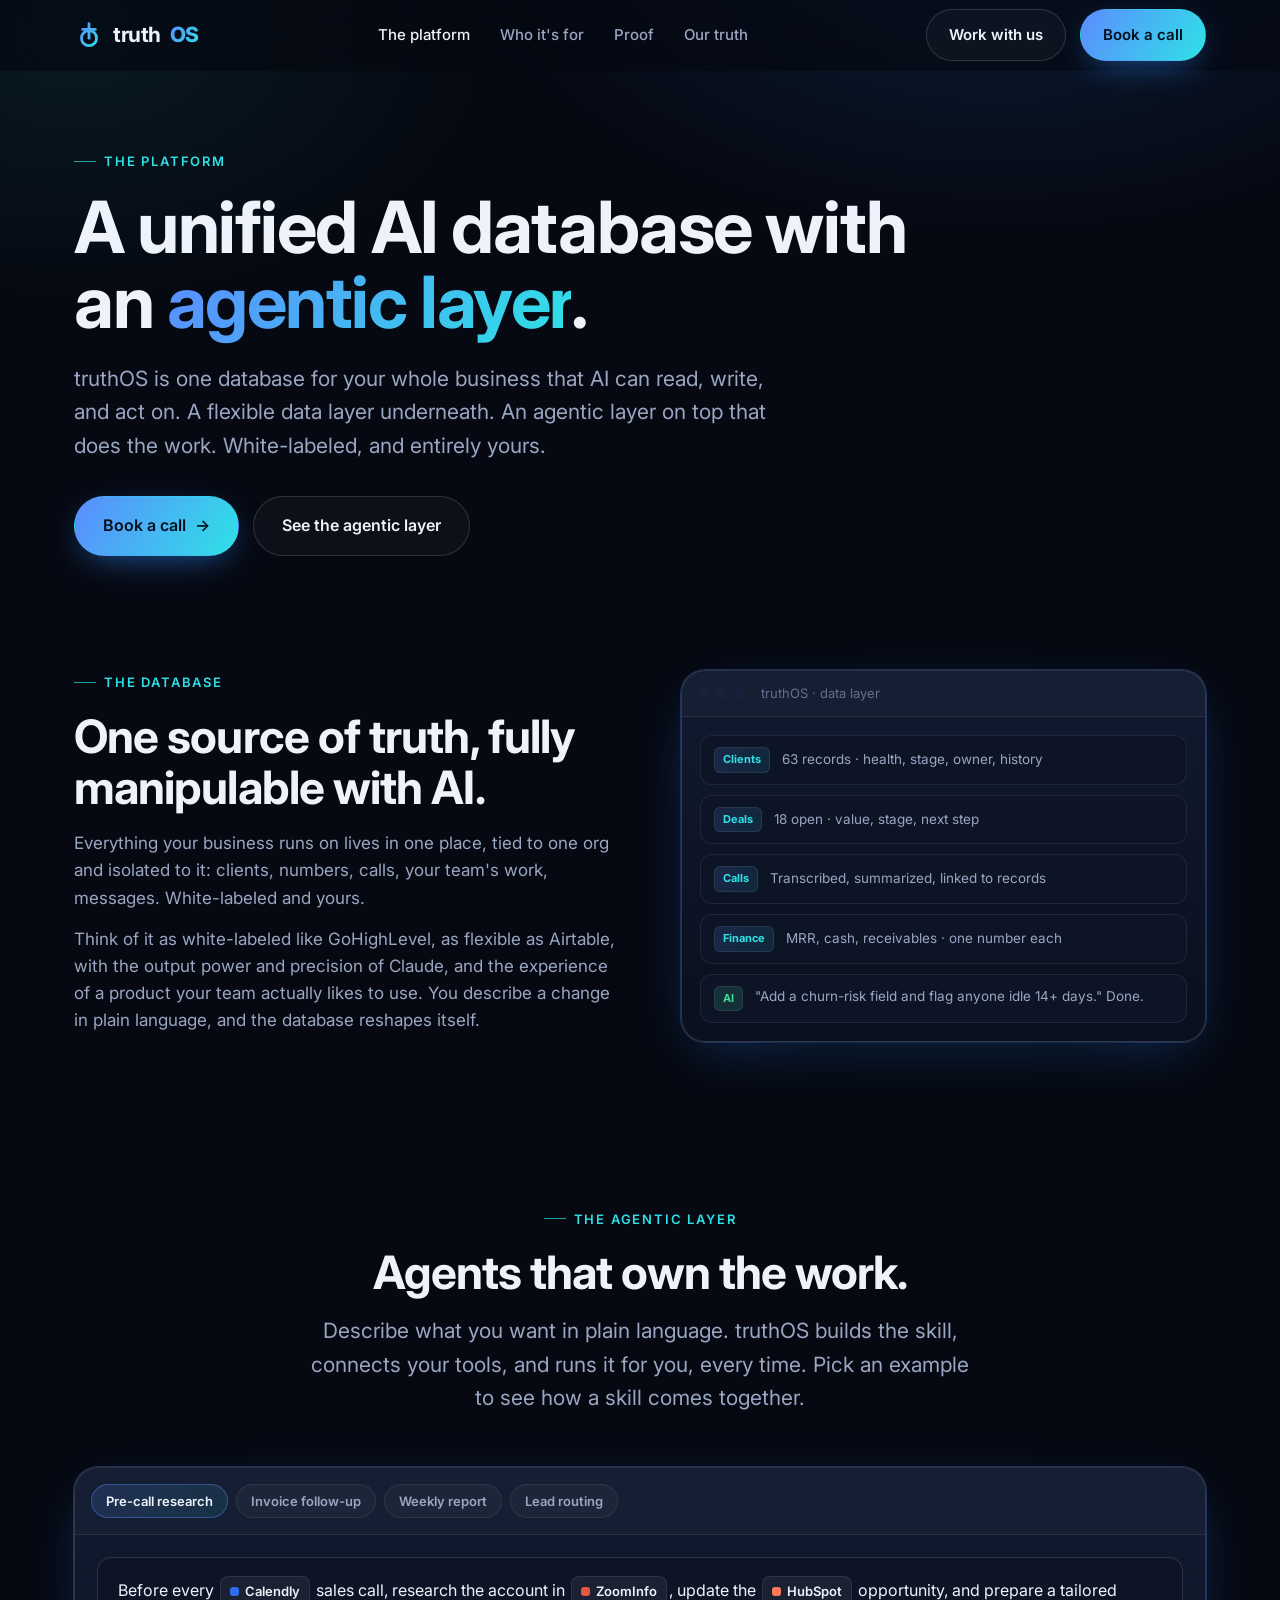
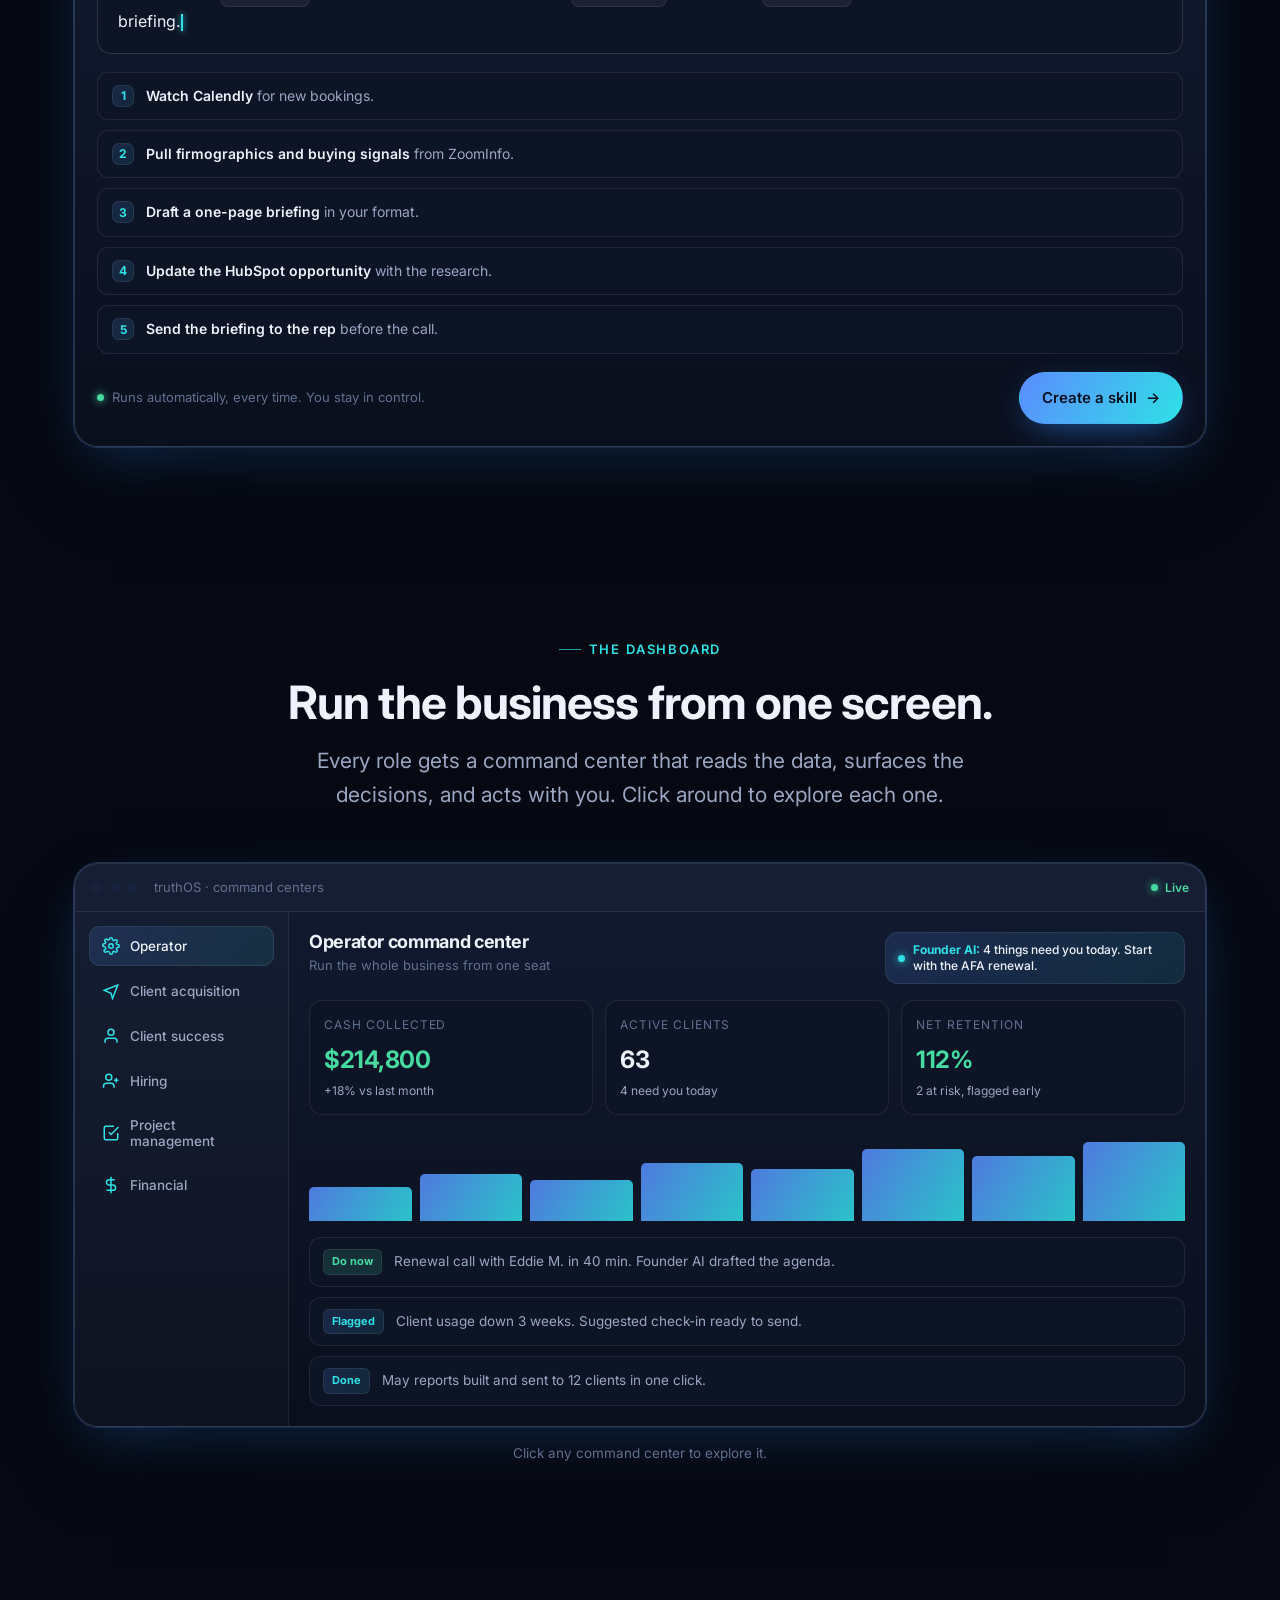
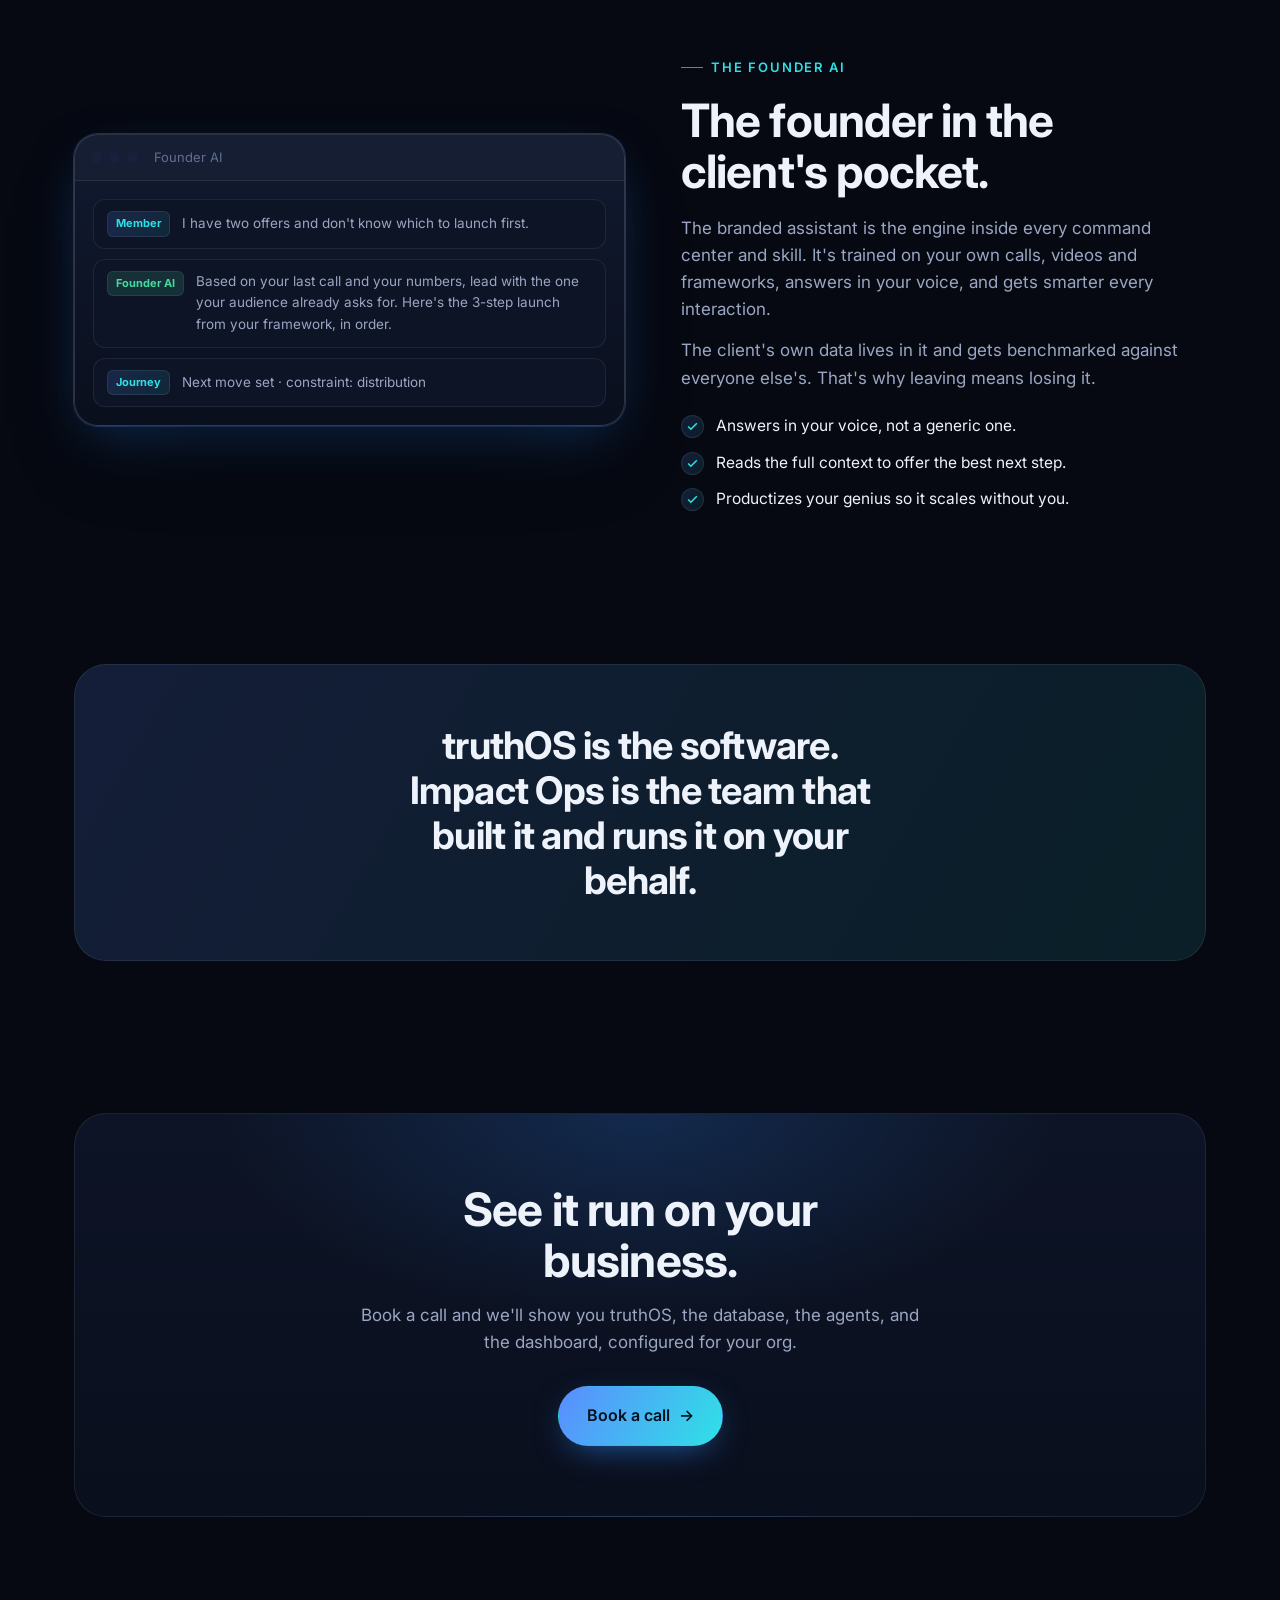
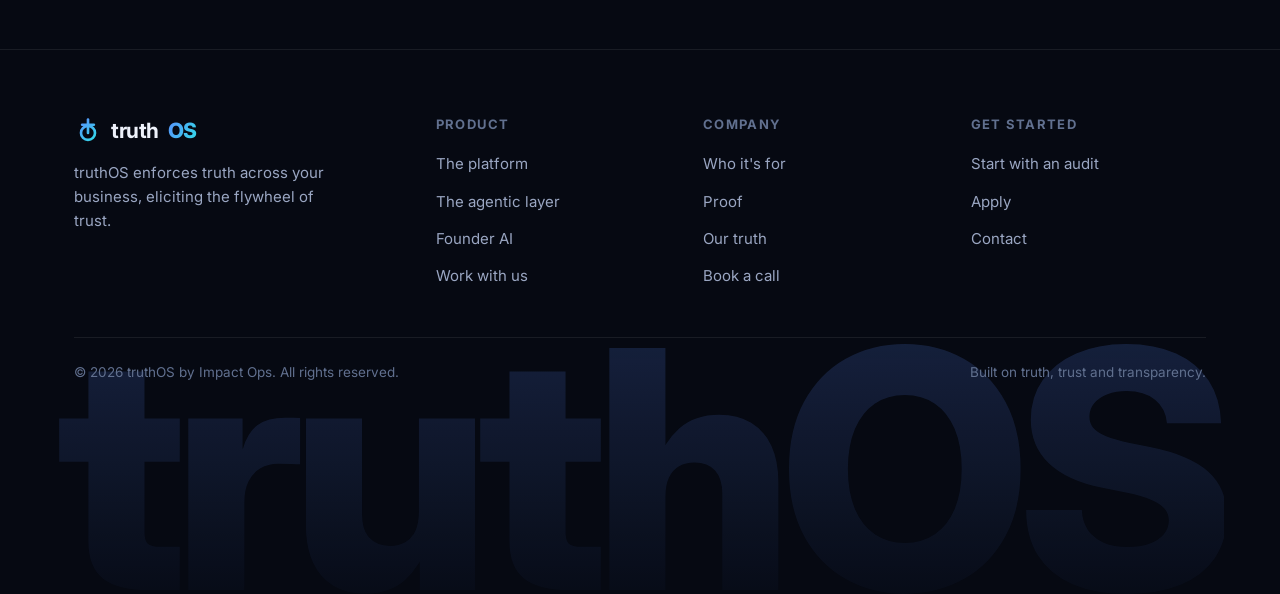
<file: website/preview/platform.html>
<!DOCTYPE html>
<html lang="en">
<head>
  <meta charset="UTF-8" />
  <meta name="viewport" content="width=device-width, initial-scale=1.0" />
  <title>The platform · truthOS</title>
  <meta name="description" content="truthOS is a unified AI database with an agentic layer. One source of truth, fully manipulable with AI. Agents that own the work, and a command center for every role." />
  <link rel="preconnect" href="https://fonts.googleapis.com" />
  <link rel="preconnect" href="https://fonts.gstatic.com" crossorigin />
  <link href="https://fonts.googleapis.com/css2?family=Inter:wght@400;500;600;700;800&display=swap" rel="stylesheet" />
  <style>
/* ============================================================
   truthOS marketing site
   truthOS branding (dark navy + blue/cyan) on a Viktor-style
   structure: contained hero panel + overlapping product card,
   rounded cards, big gradient statement blocks, footer wordmark.
   ============================================================ */

/* ---------- Design tokens ---------- */
:root {
  /* Surfaces */
  --bg:        #060912;
  --bg-1:      #0a0f1d;
  --panel:     #0d1426;
  --panel-2:   #111a30;
  --panel-3:   #16213b;

  /* Lines */
  --line:      rgba(255, 255, 255, 0.08);
  --line-2:    rgba(255, 255, 255, 0.14);

  /* Text */
  --text:      #eef2fb;
  --muted:     #9aa6c2;
  --faint:     #61708f;

  /* truthOS blue */
  --blue:      #4f8cff;
  --cyan:      #2fe1e6;
  --grad:      linear-gradient(120deg, #5b8cff 0%, #2fe1e6 100%);
  --grad-soft: linear-gradient(120deg, rgba(91,140,255,0.16), rgba(47,225,230,0.10));
  --blue-glow: 0 0 0 1px rgba(91,140,255,0.30), 0 18px 60px -22px rgba(47,140,255,0.55);

  /* Status */
  --good:      #46d9a0;
  --warn:      #f5b452;
  --bad:       #ff6b7a;

  /* Geometry (Viktor-style rounded) */
  --r-sm: 12px;
  --r:    18px;
  --r-lg: 24px;
  --r-xl: 32px;

  --maxw: 1180px;
  --pad:  24px;

  --shadow:    0 40px 90px -40px rgba(0,0,0,0.8);
  --shadow-sm: 0 24px 60px -34px rgba(0,0,0,0.75);

  --font: "Inter", -apple-system, BlinkMacSystemFont, "Segoe UI", Roboto,
          Helvetica, Arial, sans-serif;
  --font-head: var(--font);
}

/* ---------- Reset ---------- */
*, *::before, *::after { box-sizing: border-box; margin: 0; padding: 0; }
html { scroll-behavior: smooth; -webkit-text-size-adjust: 100%; }
body {
  font-family: var(--font);
  background: var(--bg);
  color: var(--text);
  line-height: 1.6;
  font-size: 17px;
  -webkit-font-smoothing: antialiased;
  text-rendering: optimizeLegibility;
  overflow-x: hidden;
}
body::before {
  content: ""; position: fixed; inset: 0; z-index: -1; pointer-events: none;
  background:
    radial-gradient(900px 520px at 78% -8%, rgba(47,140,255,0.16), transparent 60%),
    radial-gradient(720px 460px at 6% 4%, rgba(47,225,230,0.08), transparent 60%);
}
a { color: inherit; text-decoration: none; }
img, svg { display: block; max-width: 100%; }
ul { list-style: none; }

/* ---------- Layout ---------- */
.wrap { width: 100%; max-width: var(--maxw); margin: 0 auto; padding: 0 var(--pad); }
section { position: relative; }
.section { padding: 92px 0; }
.section-sm { padding: 60px 0; }

.eyebrow {
  display: inline-flex; align-items: center; gap: 8px;
  font-size: 13px; font-weight: 600; letter-spacing: 0.14em;
  text-transform: uppercase; color: var(--cyan); margin-bottom: 18px;
}
.eyebrow::before { content: ""; width: 22px; height: 1px; background: var(--cyan); opacity: 0.7; }

h1, h2, h3, h4 { line-height: 1.1; font-weight: 700; letter-spacing: -0.02em; }
h1 { font-size: clamp(40px, 6vw, 66px); }
h2 { font-size: clamp(30px, 4vw, 46px); }
h3 { font-size: clamp(21px, 2.4vw, 26px); }

.lead { font-size: clamp(18px, 2vw, 21px); color: var(--muted); }
.muted { color: var(--muted); }
.faint { color: var(--faint); }
.center { text-align: center; }
.mx-auto { margin-left: auto; margin-right: auto; }
.maxw-680 { max-width: 680px; }
.maxw-760 { max-width: 760px; }
.gradient-text { background: var(--grad); -webkit-background-clip: text; background-clip: text; color: transparent; }
.section-head { max-width: 720px; margin-bottom: 52px; }
.section-head.center { margin-left: auto; margin-right: auto; }
.section-head p { margin-top: 16px; }

/* ---------- Buttons ---------- */
.btn {
  display: inline-flex; align-items: center; gap: 9px;
  font-size: 15px; font-weight: 600; padding: 13px 22px; border-radius: 999px;
  border: 1px solid transparent; cursor: pointer;
  transition: transform .16s ease, box-shadow .2s ease, background .2s ease, border-color .2s ease;
  white-space: nowrap;
}
.btn:active { transform: translateY(1px); }
.btn-primary { background: var(--grad); color: #04101f; box-shadow: 0 10px 34px -12px rgba(47,140,255,0.7); }
.btn-primary:hover { transform: translateY(-2px); box-shadow: 0 18px 44px -14px rgba(47,140,255,0.85); }
.btn-ghost { background: rgba(255,255,255,0.03); border-color: var(--line-2); color: var(--text); }
.btn-ghost:hover { background: rgba(255,255,255,0.07); border-color: var(--blue); }
.btn-lg { padding: 16px 28px; font-size: 16px; }
.btn .arrow { transition: transform .2s ease; }
.btn:hover .arrow { transform: translateX(3px); }

/* ---------- Navbar ---------- */
.nav {
  position: sticky; top: 0; z-index: 50;
  backdrop-filter: blur(14px); -webkit-backdrop-filter: blur(14px);
  background: rgba(6,9,18,0.66);
  border-bottom: 1px solid transparent;
  transition: border-color .25s ease, background .25s ease;
}
.nav.scrolled { border-bottom-color: var(--line); background: rgba(6,9,18,0.85); }
.nav-inner { height: 70px; display: flex; align-items: center; justify-content: space-between; gap: 24px; }
.brand { display: inline-flex; align-items: center; gap: 9px; font-weight: 700; font-size: 21px; letter-spacing: -0.02em; color: var(--text); }
.brand .dot { width: 22px; height: 22px; border-radius: 7px; background: var(--grad); box-shadow: 0 6px 18px -6px rgba(47,140,255,0.8); }
.brand-mark { width: 30px; height: 30px; display: block; flex: none; }
.footer .brand-mark { width: 28px; height: 28px; }
.brand b { font-weight: 800; }
.nav-links { display: flex; align-items: center; gap: 30px; }
.nav-links a { color: var(--muted); font-size: 15px; font-weight: 500; transition: color .15s ease; }
.nav-links a:hover, .nav-links a.active { color: var(--text); }
.nav-cta { display: flex; align-items: center; gap: 14px; }
.nav-toggle { display: none; background: none; border: 0; color: var(--text); cursor: pointer; padding: 8px; }
.nav-toggle svg { width: 26px; height: 26px; }

/* ---------- Hero (left-aligned truthOS hero) ---------- */
.hero { padding: 72px 0 48px; }
.hero h1 { max-width: 18ch; font-size: clamp(36px, 6.6vw, 84px); line-height: 1.04; }
.hero .lead { max-width: 56ch; margin-top: 22px; }
@media (min-width: 1280px) { .hero h1 { font-size: clamp(72px, 5.6vw, 92px); } }
.hero-cta { display: flex; flex-wrap: wrap; gap: 14px; margin-top: 34px; }
.hero-note { margin-top: 22px; display: flex; align-items: center; gap: 10px; flex-wrap: wrap; }

.pill {
  display: inline-flex; align-items: center; gap: 8px;
  font-size: 13px; font-weight: 600; padding: 7px 14px; border-radius: 999px;
  background: var(--grad-soft); border: 1px solid var(--line); color: var(--text);
}
.pill .led { width: 7px; height: 7px; border-radius: 50%; background: var(--good); box-shadow: 0 0 10px var(--good); }
/* red "warning" pill */
.pill-warning { border-color: rgba(255,107,122,0.55); background: rgba(255,107,122,0.09); color: #ffd6dc; box-shadow: 0 0 0 1px rgba(255,107,122,0.16), 0 0 24px -5px rgba(255,107,122,0.6); }
.pill-warning .warn-ico { width: 15px; height: 15px; color: var(--bad); flex: none; }
/* green-outlined "watch the platform" button */
.btn-watch { border-color: rgba(70,217,160,0.7); box-shadow: 0 0 0 1px rgba(70,217,160,0.22), 0 10px 30px -14px rgba(70,217,160,0.5); }
.btn-watch:hover { background: rgba(70,217,160,0.08); border-color: var(--good); box-shadow: 0 0 0 1px rgba(70,217,160,0.4), 0 14px 34px -14px rgba(70,217,160,0.7); }
.btn-watch svg { color: var(--good); }

/* hero bridge + AI role chip */
.hero-bridge { font-size: clamp(16px, 2vw, 20px); font-weight: 600; color: var(--muted); margin-top: 22px; display: flex; align-items: center; gap: 11px; flex-wrap: wrap; }
.role-chip {
  display: inline-flex; align-items: center; gap: 9px;
  padding: 9px 15px; border-radius: 13px;
  background: var(--grad-soft); border: 1px solid rgba(91,140,255,0.38);
  box-shadow: 0 0 0 1px rgba(91,140,255,0.06), 0 14px 34px -16px rgba(47,140,255,0.65);
  line-height: 1.15;
}
.role-chip .ai-spark { width: 16px; height: 16px; color: var(--cyan); flex: none; filter: drop-shadow(0 0 5px rgba(47,225,230,0.55)); }
.role-chip .rotator { display: inline-block; transition: opacity .25s ease; font-weight: 800; background: var(--grad); -webkit-background-clip: text; background-clip: text; color: transparent; }
a.role-chip { cursor: pointer; text-decoration: none; transition: transform .15s ease, border-color .2s ease, box-shadow .2s ease; }
a.role-chip:hover { transform: translateY(-1px); border-color: rgba(91,140,255,0.6); box-shadow: 0 0 0 1px rgba(91,140,255,0.12), 0 18px 40px -16px rgba(47,140,255,0.8); }
.role-chip .cursor-ico { width: 15px; height: 15px; flex: none; color: #fff; filter: drop-shadow(0 1px 2px rgba(0,0,0,0.6)); animation: cursornudge 1.7s ease-in-out infinite; }
a.role-chip:hover .cursor-ico { animation: none; transform: translate(1px, 1px); }
@keyframes cursornudge { 0%, 70%, 100% { transform: translate(0, 0); } 78% { transform: translate(1.5px, 1.5px) scale(0.9); } 86% { transform: translate(0, 0); } }

/* console overlap onto hero panel */
.hero-overlap { margin-top: -96px; position: relative; z-index: 5; }

/* ---------- Generic cards / grids ---------- */
.grid { display: grid; gap: 20px; }
.grid-2 { grid-template-columns: repeat(2, 1fr); }
.grid-3 { grid-template-columns: repeat(3, 1fr); }
.grid-4 { grid-template-columns: repeat(4, 1fr); }

.card {
  background: linear-gradient(180deg, var(--panel), var(--bg-1));
  border: 1px solid var(--line); border-radius: var(--r-lg); padding: 28px;
  transition: border-color .2s ease, transform .2s ease;
}
.card:hover { border-color: var(--line-2); transform: translateY(-3px); }
.card h3 { margin-bottom: 10px; }
.card p { color: var(--muted); font-size: 15.5px; }
.card .ico { width: 46px; height: 46px; border-radius: 13px; display: grid; place-items: center; background: var(--grad-soft); border: 1px solid var(--line); margin-bottom: 18px; color: var(--cyan); }
.card .ico svg { width: 22px; height: 22px; }
.card .num { font-size: 13px; font-weight: 700; color: var(--cyan); letter-spacing: 0.1em; }

/* ---------- Product mockups ---------- */
.mock { background: linear-gradient(180deg, var(--panel-2), var(--bg-1)); border: 1px solid var(--line-2); border-radius: var(--r-lg); overflow: hidden; box-shadow: var(--shadow), var(--blue-glow); }
.mock-bar { display: flex; align-items: center; gap: 10px; padding: 12px 16px; border-bottom: 1px solid var(--line); background: rgba(255,255,255,0.02); }
.mock-bar .dots { display: flex; gap: 7px; }
.mock-bar .dots i { width: 11px; height: 11px; border-radius: 50%; background: var(--panel-3); display: block; }
.mock-bar .title { font-size: 13px; color: var(--faint); margin-left: 6px; }
.mock-body { padding: 18px; }
.mock-grid { display: grid; grid-template-columns: 200px 1fr; gap: 16px; }
.mock-side { display: flex; flex-direction: column; gap: 7px; }
.mock-side .item { font-size: 13px; color: var(--muted); padding: 9px 12px; border-radius: 9px; display: flex; align-items: center; gap: 9px; }
.mock-side .item.on { background: var(--grad-soft); color: var(--text); border: 1px solid var(--line); }
.mock-side .item .d { width: 7px; height: 7px; border-radius: 2px; background: var(--blue); }

.stat-row { display: grid; grid-template-columns: repeat(3, 1fr); gap: 12px; margin-bottom: 14px; }
.stat-box { background: var(--panel); border: 1px solid var(--line); border-radius: 13px; padding: 14px; }
.stat-box .k { font-size: 12px; color: var(--faint); text-transform: uppercase; letter-spacing: 0.08em; }
.stat-box .v { font-size: 24px; font-weight: 700; margin-top: 6px; letter-spacing: -0.02em; }
.stat-box .v.up { color: var(--good); }
.stat-box .tiny { font-size: 12px; color: var(--muted); margin-top: 2px; }

.bars { display: flex; align-items: flex-end; gap: 8px; height: 92px; padding-top: 10px; }
.bars .b { flex: 1; background: var(--grad); border-radius: 5px 5px 0 0; opacity: 0.85; }

.feed { display: flex; flex-direction: column; gap: 10px; }
.feed .row { display: flex; align-items: center; gap: 12px; background: var(--panel); border: 1px solid var(--line); border-radius: 12px; padding: 11px 13px; font-size: 13.5px; }
.feed .row .badge { font-size: 11px; font-weight: 700; padding: 3px 8px; border-radius: 6px; background: var(--grad-soft); color: var(--cyan); border: 1px solid var(--line); }
.feed .row .badge.now { background: rgba(70,217,160,0.14); color: var(--good); }
.feed .row .grow { flex: 1; color: var(--muted); }

/* ---------- Interactive command-center console ---------- */
.console { background: linear-gradient(180deg, var(--panel-2), var(--bg-1)); border: 1px solid var(--line-2); border-radius: var(--r-lg); overflow: hidden; box-shadow: var(--shadow), var(--blue-glow); }
.console-bar { display: flex; align-items: center; gap: 10px; padding: 13px 16px; border-bottom: 1px solid var(--line); background: rgba(255,255,255,0.02); }
.console-bar .dots { display: flex; gap: 7px; }
.console-bar .dots i { width: 11px; height: 11px; border-radius: 50%; background: var(--panel-3); display: block; }
.console-bar .title { font-size: 13px; color: var(--faint); margin-left: 6px; }
.console-bar .live { margin-left: auto; display: inline-flex; align-items: center; gap: 7px; font-size: 12px; font-weight: 600; color: var(--good); }
.console-bar .live .led { width: 7px; height: 7px; border-radius: 50%; background: var(--good); box-shadow: 0 0 9px var(--good); }
.console-grid { display: grid; grid-template-columns: 214px 1fr; min-height: 430px; }
.console-side { border-right: 1px solid var(--line); padding: 14px; display: flex; flex-direction: column; gap: 5px; background: rgba(255,255,255,0.015); }
.console-side .cc-btn { display: flex; align-items: center; gap: 10px; width: 100%; text-align: left; font-family: inherit; font-size: 13.5px; font-weight: 500; color: var(--muted); background: transparent; border: 1px solid transparent; border-radius: 11px; padding: 10px 12px; cursor: pointer; transition: color .15s, background .15s, border-color .15s; }
.console-side .cc-btn:hover { color: var(--text); background: rgba(255,255,255,0.04); }
.console-side .cc-btn.active { color: var(--text); background: var(--grad-soft); border-color: var(--line); }
.console-side .cc-btn .gi { width: 18px; height: 18px; flex: none; color: var(--cyan); }
.console-main { padding: 20px; }
.cc-panel { display: none; }
.cc-panel.active { display: block; animation: ccfade .35s ease; }
@keyframes ccfade { from { opacity: 0; transform: translateY(8px); } to { opacity: 1; transform: none; } }
.cc-head { display: flex; align-items: flex-start; justify-content: space-between; gap: 14px; margin-bottom: 16px; }
.cc-head h4 { font-size: 18px; font-weight: 700; letter-spacing: -0.02em; }
.cc-head .sub { font-size: 13px; color: var(--faint); margin-top: 3px; }
.ai-chip { display: inline-flex; align-items: center; gap: 8px; font-size: 12px; font-weight: 500; color: var(--text); background: var(--grad-soft); border: 1px solid var(--line); padding: 9px 12px; border-radius: 13px; max-width: 300px; line-height: 1.35; }
.ai-chip .d { width: 7px; height: 7px; border-radius: 50%; background: var(--cyan); box-shadow: 0 0 8px var(--cyan); flex: none; }
.ai-chip b { color: var(--cyan); font-weight: 700; }
.console-ask { display: flex; align-items: center; gap: 10px; margin-top: 16px; border: 1px solid var(--line-2); border-radius: 13px; padding: 12px 14px; background: var(--bg-1); color: var(--faint); font-size: 13.5px; }
.console-ask svg { width: 16px; height: 16px; color: var(--cyan); flex: none; }
.console-ask .k { margin-left: auto; font-size: 11px; color: var(--faint); border: 1px solid var(--line); border-radius: 6px; padding: 2px 7px; }

/* ---------- Agentic layer demo (Tasklet-style) ---------- */
.agent-demo { background: linear-gradient(180deg, var(--panel-2), var(--bg-1)); border: 1px solid var(--line-2); border-radius: var(--r-lg); overflow: hidden; box-shadow: var(--shadow), var(--blue-glow); }
.agent-tabs { display: flex; flex-wrap: wrap; gap: 8px; padding: 16px; border-bottom: 1px solid var(--line); background: rgba(255,255,255,0.02); }
.agent-tab { font-family: inherit; font-size: 13px; font-weight: 600; color: var(--muted); background: rgba(255,255,255,0.03); border: 1px solid var(--line); border-radius: 999px; padding: 8px 14px; cursor: pointer; display: inline-flex; align-items: center; gap: 7px; transition: color .15s, background .15s, border-color .15s; }
.agent-tab:hover { color: var(--text); }
.agent-tab.active { color: var(--text); background: var(--grad-soft); border-color: rgba(91,140,255,0.4); }
.agent-body { padding: 22px; }
.agent-panel { display: none; }
.agent-panel.active { display: block; animation: ccfade .35s ease; }
.agent-prompt { background: var(--panel); border: 1px solid var(--line-2); border-radius: 14px; padding: 18px 20px; font-size: 16px; line-height: 1.75; color: var(--text); }
.app-chip { display: inline-flex; align-items: center; gap: 6px; font-size: 13px; font-weight: 600; padding: 3px 9px; border-radius: 8px; background: rgba(255,255,255,0.06); border: 1px solid var(--line); margin: 0 2px; white-space: nowrap; }
.app-chip .dotc { width: 9px; height: 9px; border-radius: 3px; flex: none; }
.agent-caret { display: inline-block; width: 2px; height: 1.05em; background: var(--cyan); box-shadow: 0 0 6px var(--cyan); vertical-align: text-bottom; margin-left: 1px; animation: blink 1.1s steps(1) infinite; }
@keyframes blink { 50% { opacity: 0; } }
.agent-steps { margin-top: 18px; display: flex; flex-direction: column; gap: 10px; }
.agent-step { display: flex; align-items: flex-start; gap: 12px; background: var(--panel); border: 1px solid var(--line); border-radius: 11px; padding: 12px 14px; font-size: 14px; color: var(--muted); }
.agent-step .n { flex: none; width: 22px; height: 22px; border-radius: 7px; background: var(--grad-soft); border: 1px solid var(--line); color: var(--cyan); font-size: 12px; font-weight: 700; display: grid; place-items: center; }
.agent-step b { color: var(--text); font-weight: 600; }
.agent-foot { display: flex; align-items: center; justify-content: space-between; gap: 14px; margin-top: 18px; flex-wrap: wrap; }
.agent-foot .note { font-size: 13px; color: var(--faint); display: inline-flex; align-items: center; gap: 8px; }
.agent-foot .note .led { width: 7px; height: 7px; border-radius: 50%; background: var(--good); box-shadow: 0 0 8px var(--good); }

/* ---------- Split ---------- */
.split { display: grid; grid-template-columns: 1.05fr 1fr; gap: 56px; align-items: center; }
.split.rev .split-text { order: 2; }
.split-text h2 { margin-bottom: 18px; }
.split-text p { color: var(--muted); margin-bottom: 14px; }
.checklist { margin-top: 22px; display: flex; flex-direction: column; gap: 12px; }
.checklist li { display: flex; gap: 12px; align-items: flex-start; font-size: 15.5px; color: var(--text); }
.checklist li .ck { flex: none; width: 23px; height: 23px; border-radius: 50%; background: var(--grad-soft); border: 1px solid var(--line); display: grid; place-items: center; color: var(--cyan); margin-top: 1px; }
.checklist li .ck svg { width: 13px; height: 13px; }

/* ---------- Command centers grid ---------- */
.cc-grid { display: grid; grid-template-columns: repeat(3, 1fr); gap: 18px; }
.cc { background: linear-gradient(180deg, var(--panel), var(--bg-1)); border: 1px solid var(--line); border-radius: var(--r-lg); padding: 24px; transition: border-color .2s, transform .2s; }
.cc:hover { border-color: var(--line-2); transform: translateY(-3px); }
.cc .ic { width: 42px; height: 42px; border-radius: 12px; background: var(--grad-soft); border: 1px solid var(--line); display: grid; place-items: center; color: var(--cyan); margin-bottom: 16px; }
.cc .ic svg { width: 20px; height: 20px; }
.cc h3 { font-size: 19px; margin-bottom: 8px; }
.cc p { font-size: 14.5px; color: var(--muted); }
/* mix in some white-backed cards to break up the grid */
.cc-grid .cc:nth-child(even) { background: #ffffff; border-color: transparent; box-shadow: 0 26px 60px -30px rgba(0,0,0,0.72); }
.cc-grid .cc:nth-child(even) h3 { color: #0d1426; }
.cc-grid .cc:nth-child(even) p { color: #4b5468; }
.cc-grid .cc:nth-child(even) .ic { background: var(--grad); border-color: transparent; color: #04101f; }

/* ---------- Statement / big quote ---------- */
.statement { border: 1px solid var(--line); border-radius: var(--r-xl); background: var(--grad-soft); padding: 58px 48px; text-align: center; }
.statement p { font-size: clamp(24px, 3.4vw, 38px); font-weight: 700; letter-spacing: -0.02em; line-height: 1.18; max-width: 20ch; margin: 0 auto; }
.statement.invert { background: #ffffff; border-color: transparent; box-shadow: 0 34px 80px -36px rgba(0,0,0,0.7); }
.statement.invert p { color: #0d1426; }

/* ---------- Light section (white band on the dark page) ---------- */
.section-light { background: #ffffff; }
.section-light h1, .section-light h2, .section-light h3, .section-light h4 { color: #0d1426; }
.section-light .lead, .section-light p { color: #4b5468; }
.section-light .eyebrow { color: #2f63e0; }
.section-light .eyebrow::before { background: #2f63e0; }
.section-light .quote { background: #ffffff; border-color: rgba(13,20,38,0.10); box-shadow: 0 20px 46px -26px rgba(20,25,60,0.28); }
.section-light .quote p { color: #0d1426; }
.section-light .quote .by { color: #5b6478; }
.section-light .btn-ghost { background: #ffffff; border-color: rgba(13,20,38,0.16); color: #0d1426; }
.section-light .btn-ghost:hover { border-color: #2f63e0; color: #2f63e0; }
.section-light .logos .logo { color: #0d1426; opacity: 1; }
.section-light .faint { color: #6b7488; }
/* founder quote on white partners band */
.founder-quote { display: flex; align-items: center; gap: 20px; justify-content: center; max-width: 780px; margin: 0 auto 34px; text-align: left; }
.founder-photo { width: 92px; height: 92px; border-radius: 50%; object-fit: cover; object-position: center 22%; flex: none; border: 2px solid rgba(13,20,38,0.08); box-shadow: 0 12px 30px -14px rgba(0,0,0,0.4); background: #e9ecf3; }
.founder-says { color: #0d1426; font-weight: 700; font-size: clamp(17px, 2vw, 21px); line-height: 1.4; }
@media (max-width: 560px) { .founder-quote { flex-direction: column; text-align: center; gap: 14px; } }

/* ---------- Logos strip ---------- */
.logos { display: flex; flex-wrap: wrap; align-items: center; justify-content: center; gap: 18px 40px; }
.logos .logo { font-size: 19px; font-weight: 700; letter-spacing: -0.01em; color: var(--muted); opacity: 0.85; display: inline-flex; align-items: center; gap: 9px; }
.logos .logo .mk { width: 16px; height: 16px; border-radius: 5px; background: var(--grad); opacity: 0.85; }

/* ---------- Role table ---------- */
.roles { display: grid; grid-template-columns: repeat(2, 1fr); gap: 14px; }
.role { display: flex; gap: 16px; align-items: flex-start; border: 1px solid var(--line); border-radius: var(--r); background: var(--panel); padding: 20px 22px; }
.role .tag { flex: none; font-size: 12px; font-weight: 700; letter-spacing: 0.06em; text-transform: uppercase; color: var(--cyan); background: var(--grad-soft); border: 1px solid var(--line); padding: 6px 10px; border-radius: 8px; min-width: 92px; text-align: center; }
.role p { font-size: 15px; color: var(--muted); }

/* ---------- Avatar blocks ---------- */
.avatar { border: 1px solid var(--line); border-radius: var(--r-lg); background: linear-gradient(180deg, var(--panel), var(--bg-1)); padding: 32px; }
.avatar h3 { margin-bottom: 6px; }
.avatar .who { font-size: 14px; color: var(--cyan); font-weight: 600; margin-bottom: 18px; }
.avatar .pp { font-size: 14px; color: var(--faint); text-transform: uppercase; letter-spacing: 0.08em; margin: 16px 0 6px; }
.avatar p { color: var(--muted); font-size: 15px; }
.avatar .answer { color: var(--text); }

/* ---------- Pricing / work-with-us ---------- */
.price-grid { display: grid; grid-template-columns: 1.1fr 1fr; gap: 22px; align-items: stretch; }
.price { border: 1px solid var(--line); border-radius: var(--r-xl); background: linear-gradient(180deg, var(--panel), var(--bg-1)); padding: 36px; display: flex; flex-direction: column; }
.price.feature { border-color: rgba(91,140,255,0.4); box-shadow: var(--blue-glow); }
.price .name { font-size: 14px; font-weight: 700; letter-spacing: 0.06em; text-transform: uppercase; color: var(--cyan); }
.price .amt { font-size: 40px; font-weight: 800; letter-spacing: -0.03em; margin: 14px 0 4px; }
.price .amt span { font-size: 17px; font-weight: 600; color: var(--muted); }
.price .sub { color: var(--muted); font-size: 15px; }
.price .divider { height: 1px; background: var(--line); margin: 24px 0; }
.price ul { display: flex; flex-direction: column; gap: 12px; margin-bottom: 28px; }
.price li { display: flex; gap: 11px; font-size: 15px; color: var(--text); }
.price li .ck { flex: none; color: var(--cyan); margin-top: 3px; }
.price li .ck svg { width: 15px; height: 15px; }
.price .btn { margin-top: auto; width: 100%; justify-content: center; }

.include { border: 1px solid var(--line); border-radius: var(--r-lg); background: var(--panel); padding: 28px 30px; }
.include-grid { display: grid; grid-template-columns: repeat(2, 1fr); gap: 12px 28px; }
.include-grid li { display: flex; gap: 10px; font-size: 15px; color: var(--muted); }
.include-grid li .ck { color: var(--cyan); flex: none; margin-top: 3px; }
.include-grid li .ck svg { width: 15px; height: 15px; }

/* ---------- Funnel steps ---------- */
.funnel { display: grid; grid-template-columns: repeat(4, 1fr); gap: 14px; }
.fstep { border: 1px solid var(--line); border-radius: var(--r); background: var(--panel); padding: 20px; }
.fstep .price-tag { font-size: 26px; font-weight: 800; color: var(--text); letter-spacing: -0.02em; }
.fstep .lbl { font-size: 14px; color: var(--muted); margin-top: 6px; }
.fstep .num { font-size: 13px; font-weight: 700; color: var(--cyan); letter-spacing: 0.1em; }

/* ---------- Guarantee band ---------- */
.guarantee { border: 1px solid rgba(70,217,160,0.3); border-radius: var(--r-xl); background: linear-gradient(120deg, rgba(70,217,160,0.10), rgba(47,225,230,0.06)); padding: 40px 44px; display: flex; gap: 28px; align-items: center; }
.guarantee .seal { flex: none; width: 76px; height: 76px; border-radius: 50%; border: 2px solid var(--good); display: grid; place-items: center; color: var(--good); }
.guarantee .seal svg { width: 34px; height: 34px; }
.guarantee h3 { margin-bottom: 8px; }
.guarantee p { color: var(--muted); }

/* ---------- Stat band ---------- */
.statband { display: grid; grid-template-columns: repeat(3, 1fr); gap: 24px; text-align: center; }
.statband .s .big { font-size: clamp(34px, 5vw, 52px); font-weight: 800; letter-spacing: -0.03em; }
.statband .s .lab { color: var(--muted); font-size: 15px; margin-top: 4px; }

/* ---------- Quote cards ---------- */
.quote { border: 1px solid var(--line); border-radius: var(--r-lg); background: var(--panel); padding: 28px; }
.quote p { font-size: 17px; color: var(--text); line-height: 1.5; }
.quote .by { margin-top: 18px; font-size: 14px; color: var(--muted); display: flex; align-items: center; gap: 10px; }
.quote .by .av { width: 34px; height: 34px; border-radius: 50%; background: var(--grad); opacity: 0.8; }

/* ---------- CTA band ---------- */
.cta-band { border: 1px solid var(--line); border-radius: var(--r-xl); background: radial-gradient(600px 300px at 50% 0%, rgba(47,140,255,0.18), transparent 70%), linear-gradient(180deg, var(--panel), var(--bg-1)); padding: 70px 40px; text-align: center; }
.cta-band h2 { max-width: 18ch; margin: 0 auto 16px; }
.cta-band p { color: var(--muted); max-width: 52ch; margin: 0 auto 30px; }
.cta-band.invert { background: #ffffff; border-color: transparent; box-shadow: 0 34px 80px -36px rgba(0,0,0,0.7); }
.cta-band.invert h2 { color: #0d1426; }
.cta-band.invert p { color: #4b5468; }
.cta-band.invert .eyebrow { color: #2f63e0; }
.cta-band.invert .eyebrow::before { background: #2f63e0; }

/* ---------- Forms ---------- */
.form { border: 1px solid var(--line); border-radius: var(--r-lg); background: var(--panel); padding: 32px; }
.field { margin-bottom: 18px; }
.field label { display: block; font-size: 14px; font-weight: 600; margin-bottom: 8px; }
.field input, .field select, .field textarea { width: 100%; font-family: inherit; font-size: 15px; color: var(--text); background: var(--bg-1); border: 1px solid var(--line-2); border-radius: 12px; padding: 13px 15px; transition: border-color .15s ease; }
.field input::placeholder, .field textarea::placeholder { color: var(--faint); }
.field input:focus, .field select:focus, .field textarea:focus { outline: none; border-color: var(--blue); }
.field textarea { resize: vertical; min-height: 110px; }
.form .row2 { display: grid; grid-template-columns: 1fr 1fr; gap: 18px; }

/* ---------- Footer ---------- */
.footer { border-top: 1px solid var(--line); padding: 64px 0 210px; margin-top: 40px; position: relative; overflow: hidden; }
.footer .wrap { position: relative; z-index: 1; }
.footer-top { display: grid; grid-template-columns: 1.4fr 1fr 1fr 1fr; gap: 32px; margin-bottom: 48px; }
.footer .brand { margin-bottom: 14px; }
.footer .blurb { color: var(--muted); font-size: 15px; max-width: 30ch; }
.footer h5 { font-size: 13px; text-transform: uppercase; letter-spacing: 0.1em; color: var(--faint); margin-bottom: 16px; }
.footer ul { display: flex; flex-direction: column; gap: 10px; }
.footer ul a { color: var(--muted); font-size: 15px; transition: color .15s; }
.footer ul a:hover { color: var(--text); }
.footer-bot { display: flex; justify-content: space-between; align-items: center; gap: 16px; border-top: 1px solid var(--line); padding-top: 24px; font-size: 13.5px; color: var(--faint); flex-wrap: wrap; }
/* giant faded wordmark watermark */
.footer::before {
  content: "truthOS";
  position: absolute; left: 50%; bottom: -42px; transform: translateX(-50%);
  font-weight: 800; font-size: clamp(120px, 26vw, 360px); line-height: 1;
  letter-spacing: -0.04em; white-space: nowrap;
  background: linear-gradient(180deg, rgba(91,140,255,0.20), rgba(47,225,230,0));
  -webkit-background-clip: text; background-clip: text; color: transparent;
  pointer-events: none; z-index: 0;
}

/* ---------- Reveal animation ---------- */
.reveal { opacity: 0; transform: translateY(18px); transition: opacity .6s ease, transform .6s ease; }
.reveal.in { opacity: 1; transform: none; }

/* ---------- Responsive ---------- */
@media (max-width: 980px) {
  .split { grid-template-columns: 1fr; gap: 36px; }
  .split.rev .split-text { order: 0; }
  .cc-grid, .grid-3 { grid-template-columns: repeat(2, 1fr); }
  .grid-4, .funnel { grid-template-columns: repeat(2, 1fr); }
  .price-grid { grid-template-columns: 1fr; }
  .footer-top { grid-template-columns: 1fr 1fr; }
  .statband { grid-template-columns: 1fr; gap: 32px; }
  .mock-grid { grid-template-columns: 1fr; }
  .mock-side { flex-direction: row; flex-wrap: wrap; }
}
@media (max-width: 720px) {
  body { font-size: 16px; }
  .section { padding: 64px 0; }
  .hero-panel { padding: 56px 22px 110px; }
  .nav-links { display: none; }
  .nav-links.open { display: flex; flex-direction: column; align-items: flex-start; gap: 4px; position: absolute; top: 70px; left: 0; right: 0; background: rgba(6,9,18,0.97); border-bottom: 1px solid var(--line); padding: 16px var(--pad) 22px; }
  .nav-links.open a { padding: 10px 0; width: 100%; font-size: 17px; }
  .nav-toggle { display: inline-flex; }
  .nav-cta .btn-ghost { display: none; }
  .grid-2, .grid-3, .grid-4, .cc-grid, .roles, .include-grid, .funnel { grid-template-columns: 1fr; }
  .statement { padding: 40px 24px; }
  .guarantee { flex-direction: column; text-align: center; }
  .form .row2 { grid-template-columns: 1fr; }
  .footer-top { grid-template-columns: 1fr 1fr; }
  .console-grid { grid-template-columns: 1fr; min-height: 0; }
  .console-side { flex-direction: row; overflow-x: auto; border-right: 0; border-bottom: 1px solid var(--line); }
  .console-side .cc-btn { white-space: nowrap; }
  .hero-overlap { margin-top: -70px; }
}

</style>
</head>
<body>

  <header class="nav">
    <div class="wrap nav-inner">
      <a class="brand" href="index.html"><svg class="brand-mark" xmlns="http://www.w3.org/2000/svg" viewBox="0 0 96 96" fill="none" role="img" aria-label="truthOS">
  <defs>
    <linearGradient id="tos-grad" x1="14" y1="12" x2="82" y2="84" gradientUnits="userSpaceOnUse">
      <stop stop-color="#5b8cff"/>
      <stop offset="1" stop-color="#2fe1e6"/>
    </linearGradient>
  </defs>
  <g stroke="url(#tos-grad)" stroke-width="9" stroke-linecap="round" stroke-linejoin="round">
    <circle cx="48" cy="58" r="24"/>
    <path d="M48 12 V58"/>
    <path d="M28 30 H68"/>
  </g>
</svg>truth<b class="gradient-text">OS</b></a>
      <nav class="nav-links">
        <a href="platform.html" class="active">The platform</a>
        <a href="who-its-for.html">Who it's for</a>
        <a href="proof.html">Proof</a>
        <a href="about.html">Our truth</a>
      </nav>
      <div class="nav-cta">
        <a class="btn btn-ghost" href="pricing.html">Work with us</a>
        <a class="btn btn-primary" href="book-a-call.html">Book a call</a>
        <button class="nav-toggle" aria-label="Menu"><svg viewBox="0 0 24 24" fill="none" stroke="currentColor" stroke-width="2"><path d="M3 6h18M3 12h18M3 18h18"/></svg></button>
      </div>
    </div>
  </header>

  <main>

    <!-- HERO -->
    <section class="hero">
      <div class="wrap">
        <span class="eyebrow">The platform</span>
        <h1>A unified AI database with an <span class="gradient-text">agentic layer</span>.</h1>
        <p class="lead">truthOS is one database for your whole business that AI can read, write, and act on. A flexible data layer underneath. An agentic layer on top that does the work. White-labeled, and entirely yours.</p>
        <div class="hero-cta">
          <a class="btn btn-primary btn-lg" href="book-a-call.html">Book a call <span class="arrow">&rarr;</span></a>
          <a class="btn btn-ghost btn-lg" href="#agents">See the agentic layer</a>
        </div>
      </div>
    </section>

    <!-- THE DATABASE -->
    <section class="section-sm">
      <div class="wrap">
        <div class="split">
          <div class="split-text">
            <span class="eyebrow">The database</span>
            <h2>One source of truth, fully manipulable with AI.</h2>
            <p>Everything your business runs on lives in one place, tied to one org and isolated to it: clients, numbers, calls, your team's work, messages. White-labeled and yours.</p>
            <p>Think of it as white-labeled like GoHighLevel, as flexible as Airtable, with the output power and precision of Claude, and the experience of a product your team actually likes to use. You describe a change in plain language, and the database reshapes itself.</p>
          </div>
          <div class="reveal">
            <div class="mock">
              <div class="mock-bar"><span class="dots"><i></i><i></i><i></i></span><span class="title">truthOS &middot; data layer</span></div>
              <div class="mock-body">
                <div class="feed">
                  <div class="row"><span class="badge">Clients</span><span class="grow">63 records &middot; health, stage, owner, history</span></div>
                  <div class="row"><span class="badge">Deals</span><span class="grow">18 open &middot; value, stage, next step</span></div>
                  <div class="row"><span class="badge">Calls</span><span class="grow">Transcribed, summarized, linked to records</span></div>
                  <div class="row"><span class="badge">Finance</span><span class="grow">MRR, cash, receivables &middot; one number each</span></div>
                  <div class="row" style="align-items:flex-start"><span class="badge now">AI</span><span class="grow">"Add a churn-risk field and flag anyone idle 14+ days." Done.</span></div>
                </div>
              </div>
            </div>
          </div>
        </div>
      </div>
    </section>

    <!-- THE AGENTIC LAYER -->
    <section class="section" id="agents">
      <div class="wrap">
        <div class="section-head center mx-auto">
          <span class="eyebrow">The agentic layer</span>
          <h2>Agents that own the work.</h2>
          <p class="lead mx-auto maxw-680">Describe what you want in plain language. truthOS builds the skill, connects your tools, and runs it for you, every time. Pick an example to see how a skill comes together.</p>
        </div>
        <div class="agent-demo reveal">
          <div class="agent-tabs">
            <button class="agent-tab active" data-agent="research">Pre-call research</button>
            <button class="agent-tab" data-agent="invoice">Invoice follow-up</button>
            <button class="agent-tab" data-agent="report">Weekly report</button>
            <button class="agent-tab" data-agent="routing">Lead routing</button>
          </div>
          <div class="agent-body">

            <div class="agent-panel active" data-agent="research">
              <div class="agent-prompt">Before every <span class="app-chip"><span class="dotc" style="background:#2f6df0"></span>Calendly</span> sales call, research the account in <span class="app-chip"><span class="dotc" style="background:#e5573f"></span>ZoomInfo</span>, update the <span class="app-chip"><span class="dotc" style="background:#ff7a59"></span>HubSpot</span> opportunity, and prepare a tailored briefing.<span class="agent-caret"></span></div>
              <div class="agent-steps">
                <div class="agent-step"><span class="n">1</span><span><b>Watch Calendly</b> for new bookings.</span></div>
                <div class="agent-step"><span class="n">2</span><span><b>Pull firmographics and buying signals</b> from ZoomInfo.</span></div>
                <div class="agent-step"><span class="n">3</span><span><b>Draft a one-page briefing</b> in your format.</span></div>
                <div class="agent-step"><span class="n">4</span><span><b>Update the HubSpot opportunity</b> with the research.</span></div>
                <div class="agent-step"><span class="n">5</span><span><b>Send the briefing to the rep</b> before the call.</span></div>
              </div>
            </div>

            <div class="agent-panel" data-agent="invoice">
              <div class="agent-prompt">When a <span class="app-chip"><span class="dotc" style="background:#635bff"></span>Stripe</span> invoice is 7 days overdue, draft a friendly follow-up in <span class="app-chip"><span class="dotc" style="background:#ea4335"></span>Gmail</span> in our voice and flag it for me.<span class="agent-caret"></span></div>
              <div class="agent-steps">
                <div class="agent-step"><span class="n">1</span><span><b>Watch Stripe</b> for overdue invoices.</span></div>
                <div class="agent-step"><span class="n">2</span><span><b>Draft a follow-up</b> in your voice.</span></div>
                <div class="agent-step"><span class="n">3</span><span><b>Attach the invoice and a payment link.</b></span></div>
                <div class="agent-step"><span class="n">4</span><span><b>Flag it for your approval.</b></span></div>
                <div class="agent-step"><span class="n">5</span><span><b>Send and log</b> the outcome to the record.</span></div>
              </div>
            </div>

            <div class="agent-panel" data-agent="report">
              <div class="agent-prompt">Every Monday, build the weekly numbers from <span class="app-chip"><span class="dotc" style="background:#5b8cff"></span>truthOS</span>, write the recap, and post it to <span class="app-chip"><span class="dotc" style="background:#7c3aed"></span>Slack</span>.<span class="agent-caret"></span></div>
              <div class="agent-steps">
                <div class="agent-step"><span class="n">1</span><span><b>Pull the week's numbers</b> from the data layer.</span></div>
                <div class="agent-step"><span class="n">2</span><span><b>Compare to plan</b> and flag what moved.</span></div>
                <div class="agent-step"><span class="n">3</span><span><b>Write the recap</b> in your voice.</span></div>
                <div class="agent-step"><span class="n">4</span><span><b>Post it to #leadership.</b></span></div>
                <div class="agent-step"><span class="n">5</span><span><b>Log the decisions</b> back to the data layer.</span></div>
              </div>
            </div>

            <div class="agent-panel" data-agent="routing">
              <div class="agent-prompt">Route every new <span class="app-chip"><span class="dotc" style="background:#ff7a59"></span>HubSpot</span> lead to the closer with the best fit and the highest close rate this week, and notify them in <span class="app-chip"><span class="dotc" style="background:#7c3aed"></span>Slack</span>.<span class="agent-caret"></span></div>
              <div class="agent-steps">
                <div class="agent-step"><span class="n">1</span><span><b>Watch HubSpot</b> for new leads.</span></div>
                <div class="agent-step"><span class="n">2</span><span><b>Score fit</b> against your ICP.</span></div>
                <div class="agent-step"><span class="n">3</span><span><b>Check each closer's live close rate.</b></span></div>
                <div class="agent-step"><span class="n">4</span><span><b>Assign and notify</b> them in Slack.</span></div>
                <div class="agent-step"><span class="n">5</span><span><b>Track the lead</b> to first call.</span></div>
              </div>
            </div>

            <div class="agent-foot">
              <span class="note"><span class="led"></span> Runs automatically, every time. You stay in control.</span>
              <a class="btn btn-primary" href="book-a-call.html">Create a skill <span class="arrow">&rarr;</span></a>
            </div>
          </div>
        </div>
      </div>
    </section>

    <!-- THE DASHBOARD -->
    <section class="section" id="dashboard">
      <div class="wrap">
        <div class="section-head center mx-auto">
          <span class="eyebrow">The dashboard</span>
          <h2>Run the business from one screen.</h2>
          <p class="lead mx-auto maxw-680">Every role gets a command center that reads the data, surfaces the decisions, and acts with you. Click around to explore each one.</p>
        </div>
        <div class="reveal">
          <div class="console">
            <div class="console-bar">
              <span class="dots"><i></i><i></i><i></i></span>
              <span class="title">truthOS &middot; command centers</span>
              <span class="live"><span class="led"></span> Live</span>
            </div>
            <div class="console-grid">
              <aside class="console-side">
                <button class="cc-btn active" data-cc="operator"><svg class="gi" viewBox="0 0 24 24" fill="none" stroke="currentColor" stroke-width="2"><circle cx="12" cy="12" r="3"/><path d="M19.4 15a1.65 1.65 0 0 0 .33 1.82l.06.06a2 2 0 1 1-2.83 2.83l-.06-.06a1.65 1.65 0 0 0-2.82 1.17V21a2 2 0 0 1-4 0v-.09A1.65 1.65 0 0 0 8 19.4a1.65 1.65 0 0 0-1.82.33l-.06.06a2 2 0 1 1-2.83-2.83l.06-.06A1.65 1.65 0 0 0 4.6 14a1.65 1.65 0 0 0-1.51-1H3a2 2 0 0 1 0-4h.09A1.65 1.65 0 0 0 4.6 8a1.65 1.65 0 0 0-.33-1.82l-.06-.06a2 2 0 1 1 2.83-2.83l.06.06A1.65 1.65 0 0 0 10 3.09V3a2 2 0 0 1 4 0v.09a1.65 1.65 0 0 0 2.82 1.17l.06-.06a2 2 0 1 1 2.83 2.83l-.06.06A1.65 1.65 0 0 0 20.91 10H21a2 2 0 0 1 0 4h-.09a1.65 1.65 0 0 0-1.51 1z"/></svg> Operator</button>
                <button class="cc-btn" data-cc="acquisition"><svg class="gi" viewBox="0 0 24 24" fill="none" stroke="currentColor" stroke-width="2"><path d="M3 11l18-7-7 18-2-7-9-4z"/></svg> Client acquisition</button>
                <button class="cc-btn" data-cc="success"><svg class="gi" viewBox="0 0 24 24" fill="none" stroke="currentColor" stroke-width="2"><path d="M20 21v-2a4 4 0 0 0-4-4H8a4 4 0 0 0-4 4v2"/><circle cx="12" cy="7" r="4"/></svg> Client success</button>
                <button class="cc-btn" data-cc="hiring"><svg class="gi" viewBox="0 0 24 24" fill="none" stroke="currentColor" stroke-width="2"><path d="M16 21v-2a4 4 0 0 0-4-4H6a4 4 0 0 0-4 4v2"/><circle cx="9" cy="7" r="4"/><path d="M19 8v6M22 11h-6"/></svg> Hiring</button>
                <button class="cc-btn" data-cc="projects"><svg class="gi" viewBox="0 0 24 24" fill="none" stroke="currentColor" stroke-width="2"><path d="M9 11l3 3L22 4"/><path d="M21 12v7a2 2 0 0 1-2 2H5a2 2 0 0 1-2-2V5a2 2 0 0 1 2-2h11"/></svg> Project management</button>
                <button class="cc-btn" data-cc="financial"><svg class="gi" viewBox="0 0 24 24" fill="none" stroke="currentColor" stroke-width="2"><path d="M12 1v22"/><path d="M17 5H9.5a3.5 3.5 0 0 0 0 7h5a3.5 3.5 0 0 1 0 7H6"/></svg> Financial</button>
              </aside>
              <div class="console-main">
                <div class="cc-panel active" data-cc="operator">
                  <div class="cc-head"><div><h4>Operator command center</h4><div class="sub">Run the whole business from one seat</div></div><div class="ai-chip"><span class="d"></span> <span><b>Founder AI:</b> 4 things need you today. Start with the AFA renewal.</span></div></div>
                  <div class="stat-row"><div class="stat-box"><div class="k">Cash collected</div><div class="v up">$214,800</div><div class="tiny">+18% vs last month</div></div><div class="stat-box"><div class="k">Active clients</div><div class="v">63</div><div class="tiny">4 need you today</div></div><div class="stat-box"><div class="k">Net retention</div><div class="v up">112%</div><div class="tiny">2 at risk, flagged early</div></div></div>
                  <div class="bars"><span class="b" style="height:42%"></span><span class="b" style="height:58%"></span><span class="b" style="height:50%"></span><span class="b" style="height:71%"></span><span class="b" style="height:64%"></span><span class="b" style="height:88%"></span><span class="b" style="height:79%"></span><span class="b" style="height:96%"></span></div>
                  <div class="feed" style="margin-top:16px"><div class="row"><span class="badge now">Do now</span><span class="grow">Renewal call with Eddie M. in 40 min. Founder AI drafted the agenda.</span></div><div class="row"><span class="badge">Flagged</span><span class="grow">Client usage down 3 weeks. Suggested check-in ready to send.</span></div><div class="row"><span class="badge">Done</span><span class="grow">May reports built and sent to 12 clients in one click.</span></div></div>
                </div>
                <div class="cc-panel" data-cc="acquisition">
                  <div class="cc-head"><div><h4>Client acquisition</h4><div class="sub">Turn calls into closes</div></div><div class="ai-chip"><span class="d"></span> <span><b>Founder AI:</b> The pricing objection came up in 4 of 6 calls this week. Here's the pattern and a revised handle.</span></div></div>
                  <div class="stat-row"><div class="stat-box"><div class="k">Calls this week</div><div class="v">34</div><div class="tiny">all reviewed</div></div><div class="stat-box"><div class="k">Close rate</div><div class="v up">41%</div><div class="tiny">up from 24%</div></div><div class="stat-box"><div class="k">Objections flagged</div><div class="v">3</div><div class="tiny">pricing, timing, competitor</div></div></div>
                  <div class="feed"><div class="row"><span class="badge now">Do now</span><span class="grow">Review Jake's call from Tuesday. Founder AI flagged a missed close opportunity.</span></div><div class="row"><span class="badge">Done</span><span class="grow">8 call summaries auto-generated, synced to CRM and sent to closers for feedback.</span></div></div>
                </div>
                <div class="cc-panel" data-cc="success">
                  <div class="cc-head"><div><h4>Client success</h4><div class="sub">Know who needs you today</div></div><div class="ai-chip"><span class="d"></span> <span><b>Founder AI:</b> Sarah hasn't logged in for 18 days. On her last call she said she was "overwhelmed." I drafted a check-in referencing her Week 2 win.</span></div></div>
                  <div class="stat-row"><div class="stat-box"><div class="k">Needing attention</div><div class="v">4</div><div class="tiny">today</div></div><div class="stat-box"><div class="k">At risk</div><div class="v">2</div><div class="tiny">usage down 3+ weeks</div></div><div class="stat-box"><div class="k">Ready for upsell</div><div class="v up">2</div><div class="tiny">hitting their goals</div></div></div>
                  <div class="feed"><div class="row"><span class="badge now">Do now</span><span class="grow">Send check-in to Sarah. Review Marco's milestone for a case study.</span></div><div class="row"><span class="badge">Flagged</span><span class="grow">2 clients haven't completed onboarding steps.</span></div><div class="row"><span class="badge">Testimonial</span><span class="grow">1 client hit a milestone this week, ready for a testimonial.</span></div></div>
                </div>
                <div class="cc-panel" data-cc="hiring">
                  <div class="cc-head"><div><h4>Hiring</h4><div class="sub">Place trained operators</div></div><div class="ai-chip"><span class="d"></span> <span><b>Founder AI:</b> 3 candidates passed the assignment. Top score: 92.</span></div></div>
                  <div class="stat-row"><div class="stat-box"><div class="k">Open roles</div><div class="v">2</div><div class="tiny">operator, CSM</div></div><div class="stat-box"><div class="k">In pipeline</div><div class="v">14</div><div class="tiny">5 in final stage</div></div><div class="stat-box"><div class="k">Avg score</div><div class="v up">78</div><div class="tiny">on the assignment</div></div></div>
                  <div class="feed"><div class="row"><span class="badge now">Do now</span><span class="grow">Final interview for the operator role at 4pm.</span></div><div class="row"><span class="badge">Scored</span><span class="grow">Assignment graded: 92. Recommend advancing.</span></div><div class="row"><span class="badge">Ready</span><span class="grow">Onboarding doc generated, fully documented to own the seat.</span></div></div>
                </div>
                <div class="cc-panel" data-cc="projects">
                  <div class="cc-head"><div><h4>Project management</h4><div class="sub">Every deliverable, owner and deadline</div></div><div class="ai-chip"><span class="d"></span> <span><b>Founder AI:</b> 2 builds at risk of slipping. Rebalance suggested.</span></div></div>
                  <div class="stat-row"><div class="stat-box"><div class="k">On track</div><div class="v up">18</div><div class="tiny">of 22 active</div></div><div class="stat-box"><div class="k">At risk</div><div class="v">2</div><div class="tiny">flagged early</div></div><div class="stat-box"><div class="k">Shipped</div><div class="v up">11</div><div class="tiny">this week</div></div></div>
                  <div class="feed"><div class="row"><span class="badge now">Do now</span><span class="grow">Eddie portal build: design review due today.</span></div><div class="row"><span class="badge">Blocked</span><span class="grow">Waiting on brand assets. Reminder drafted to the client.</span></div><div class="row"><span class="badge">Shipped</span><span class="grow">CoAuthor v2 released to Royalty Hero.</span></div></div>
                </div>
                <div class="cc-panel" data-cc="financial">
                  <div class="cc-head"><div><h4>Financial command center</h4><div class="sub">A live model, not a month-end surprise</div></div><div class="ai-chip"><span class="d"></span> <span><b>Founder AI:</b> Revenue is tracking 12% above forecast. Two renewals are due this week.</span></div></div>
                  <div class="stat-row"><div class="stat-box"><div class="k">MRR</div><div class="v up">$264,200</div><div class="tiny">+12% vs forecast</div></div><div class="stat-box"><div class="k">Cash collected</div><div class="v up">$414,800</div><div class="tiny">this month</div></div><div class="stat-box"><div class="k">Receivables</div><div class="v">$18,400</div><div class="tiny">3 invoices 7+ days</div></div></div>
                  <div class="bars"><span class="b" style="height:55%"></span><span class="b" style="height:60%"></span><span class="b" style="height:58%"></span><span class="b" style="height:69%"></span><span class="b" style="height:74%"></span><span class="b" style="height:82%"></span><span class="b" style="height:90%"></span><span class="b" style="height:97%"></span></div>
                  <div class="feed" style="margin-top:16px"><div class="row"><span class="badge now">Do now</span><span class="grow">Send Eddie's renewal proposal (drafted).</span></div><div class="row"><span class="badge">Done</span><span class="grow">May P&amp;L built and shared with partners.</span></div></div>
                </div>
              </div>
            </div>
          </div>
          <p class="faint center" style="margin-top:16px; font-size:13.5px">Click any command center to explore it.</p>
        </div>
      </div>
    </section>

    <!-- FOUNDER AI -->
    <section class="section" id="founder-ai">
      <div class="wrap">
        <div class="split rev">
          <div class="split-text">
            <span class="eyebrow">The founder AI</span>
            <h2>The founder in the client's pocket.</h2>
            <p>The branded assistant is the engine inside every command center and skill. It's trained on your own calls, videos and frameworks, answers in your voice, and gets smarter every interaction.</p>
            <p>The client's own data lives in it and gets benchmarked against everyone else's. That's why leaving means losing it.</p>
            <ul class="checklist">
              <li><span class="ck"><svg viewBox="0 0 24 24" fill="none" stroke="currentColor" stroke-width="3"><path d="M20 6L9 17l-5-5"/></svg></span> Answers in your voice, not a generic one.</li>
              <li><span class="ck"><svg viewBox="0 0 24 24" fill="none" stroke="currentColor" stroke-width="3"><path d="M20 6L9 17l-5-5"/></svg></span> Reads the full context to offer the best next step.</li>
              <li><span class="ck"><svg viewBox="0 0 24 24" fill="none" stroke="currentColor" stroke-width="3"><path d="M20 6L9 17l-5-5"/></svg></span> Productizes your genius so it scales without you.</li>
            </ul>
          </div>
          <div class="reveal">
            <div class="mock">
              <div class="mock-bar"><span class="dots"><i></i><i></i><i></i></span><span class="title">Founder AI</span></div>
              <div class="mock-body">
                <div class="feed">
                  <div class="row"><span class="badge">Member</span><span class="grow">I have two offers and don't know which to launch first.</span></div>
                  <div class="row" style="align-items:flex-start"><span class="badge now">Founder AI</span><span class="grow">Based on your last call and your numbers, lead with the one your audience already asks for. Here's the 3-step launch from your framework, in order.</span></div>
                  <div class="row"><span class="badge">Journey</span><span class="grow">Next move set &middot; constraint: distribution</span></div>
                </div>
              </div>
            </div>
          </div>
        </div>
      </div>
    </section>

    <!-- BUILT AND RUN BY IMPACT OPS -->
    <section class="section-sm">
      <div class="wrap">
        <div class="statement reveal">
          <p>truthOS is the software. Impact Ops is the team that built it and runs it on your behalf.</p>
        </div>
      </div>
    </section>

    <!-- CTA -->
    <section class="section">
      <div class="wrap">
        <div class="cta-band reveal">
          <h2>See it run on your business.</h2>
          <p>Book a call and we'll show you truthOS, the database, the agents, and the dashboard, configured for your org.</p>
          <a class="btn btn-primary btn-lg" href="book-a-call.html">Book a call <span class="arrow">&rarr;</span></a>
        </div>
      </div>
    </section>

  </main>

  <footer class="footer">
    <div class="wrap">
      <div class="footer-top">
        <div>
          <a class="brand" href="index.html"><svg class="brand-mark" xmlns="http://www.w3.org/2000/svg" viewBox="0 0 96 96" fill="none" role="img" aria-label="truthOS">
  <defs>
    <linearGradient id="tos-grad" x1="14" y1="12" x2="82" y2="84" gradientUnits="userSpaceOnUse">
      <stop stop-color="#5b8cff"/>
      <stop offset="1" stop-color="#2fe1e6"/>
    </linearGradient>
  </defs>
  <g stroke="url(#tos-grad)" stroke-width="9" stroke-linecap="round" stroke-linejoin="round">
    <circle cx="48" cy="58" r="24"/>
    <path d="M48 12 V58"/>
    <path d="M28 30 H68"/>
  </g>
</svg>truth<b class="gradient-text">OS</b></a>
          <p class="blurb">truthOS enforces truth across your business, eliciting the flywheel of trust.</p>
        </div>
        <div><h5>Product</h5><ul><li><a href="platform.html">The platform</a></li><li><a href="platform.html#agents">The agentic layer</a></li><li><a href="platform.html#founder-ai">Founder AI</a></li><li><a href="pricing.html">Work with us</a></li></ul></div>
        <div><h5>Company</h5><ul><li><a href="who-its-for.html">Who it's for</a></li><li><a href="proof.html">Proof</a></li><li><a href="about.html">Our truth</a></li><li><a href="book-a-call.html">Book a call</a></li></ul></div>
        <div><h5>Get started</h5><ul><li><a href="pricing.html">Start with an audit</a></li><li><a href="book-a-call.html">Apply</a></li><li><a href="mailto:hello@truthos.io">Contact</a></li></ul></div>
      </div>
      <div class="footer-bot">
        <span>&copy; <span data-year>2026</span> truthOS by Impact Ops. All rights reserved.</span>
        <span>Built on truth, trust and transparency.</span>
      </div>
    </div>
  </footer>

  <script>
/* truthOS marketing site — minimal interaction layer.
   Mobile nav, nav shadow on scroll, reveal-on-scroll, footer year. */
(function () {
  "use strict";

  // Sticky nav border on scroll
  var nav = document.querySelector(".nav");
  function onScroll() {
    if (!nav) return;
    nav.classList.toggle("scrolled", window.scrollY > 8);
  }
  window.addEventListener("scroll", onScroll, { passive: true });
  onScroll();

  // Mobile menu toggle
  var toggle = document.querySelector(".nav-toggle");
  var links = document.querySelector(".nav-links");
  if (toggle && links) {
    toggle.addEventListener("click", function () {
      links.classList.toggle("open");
    });
    links.addEventListener("click", function (e) {
      if (e.target.tagName === "A") links.classList.remove("open");
    });
  }

  // Reveal on scroll
  var revealEls = document.querySelectorAll(".reveal");
  if ("IntersectionObserver" in window && revealEls.length) {
    var io = new IntersectionObserver(function (entries) {
      entries.forEach(function (en) {
        if (en.isIntersecting) {
          en.target.classList.add("in");
          io.unobserve(en.target);
        }
      });
    }, { threshold: 0.12, rootMargin: "0px 0px -40px 0px" });
    revealEls.forEach(function (el) { io.observe(el); });
  } else {
    revealEls.forEach(function (el) { el.classList.add("in"); });
  }

  // Agentic layer demo: switch example agents
  document.querySelectorAll(".agent-demo").forEach(function (d) {
    var tabs = d.querySelectorAll(".agent-tab");
    var panels = d.querySelectorAll(".agent-panel");
    tabs.forEach(function (t) {
      t.addEventListener("click", function () {
        var k = t.getAttribute("data-agent");
        tabs.forEach(function (b) { b.classList.toggle("active", b === t); });
        panels.forEach(function (p) { p.classList.toggle("active", p.getAttribute("data-agent") === k); });
      });
    });
  });

  // Footer year
  var y = document.querySelector("[data-year]");
  if (y) y.textContent = new Date().getFullYear();

  // Hero role rotator: cycle the audience word with a soft fade
  document.querySelectorAll(".rotator").forEach(function (el) {
    var words = (el.getAttribute("data-words") || "").split(",").filter(Boolean);
    if (words.length < 2) return;
    var i = 0;
    setInterval(function () {
      el.style.opacity = "0";
      setTimeout(function () {
        i = (i + 1) % words.length;
        el.textContent = words[i];
        el.style.opacity = "1";
      }, 250);
    }, 2200);
  });

  // Interactive command-center console: click a center to switch the dashboard
  document.querySelectorAll(".console").forEach(function (con) {
    var btns = con.querySelectorAll(".cc-btn");
    var panels = con.querySelectorAll(".cc-panel");
    btns.forEach(function (btn) {
      btn.addEventListener("click", function () {
        var key = btn.getAttribute("data-cc");
        btns.forEach(function (b) { b.classList.toggle("active", b === btn); });
        panels.forEach(function (p) {
          p.classList.toggle("active", p.getAttribute("data-cc") === key);
        });
      });
    });
  });

  // Apply form: friendly no-backend handler
  var form = document.querySelector("form[data-apply]");
  if (form) {
    form.addEventListener("submit", function (e) {
      e.preventDefault();
      var done = form.querySelector("[data-apply-done]");
      form.querySelectorAll("input, select, textarea, button").forEach(function (el) {
        el.setAttribute("disabled", "true");
      });
      if (done) done.style.display = "flex";
    });
  }
})();

</script>
</body>
</html>
</file>
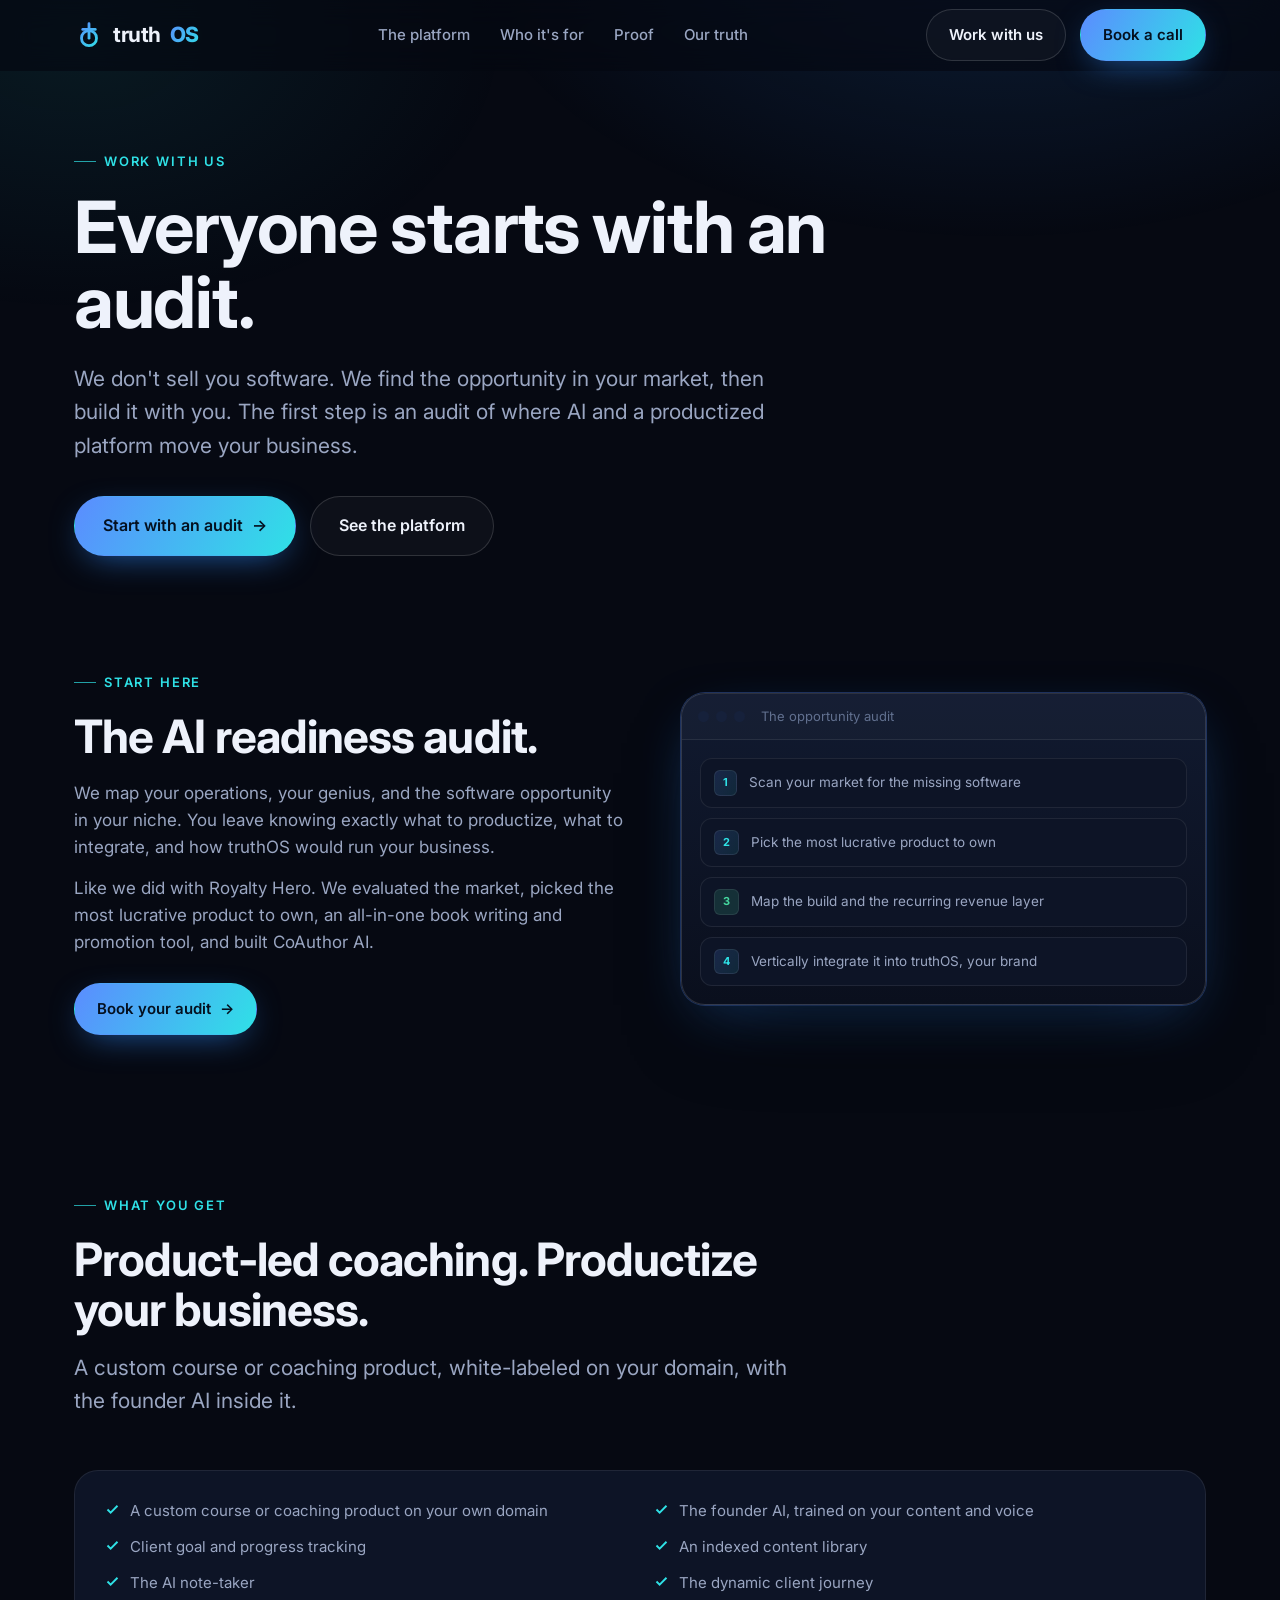
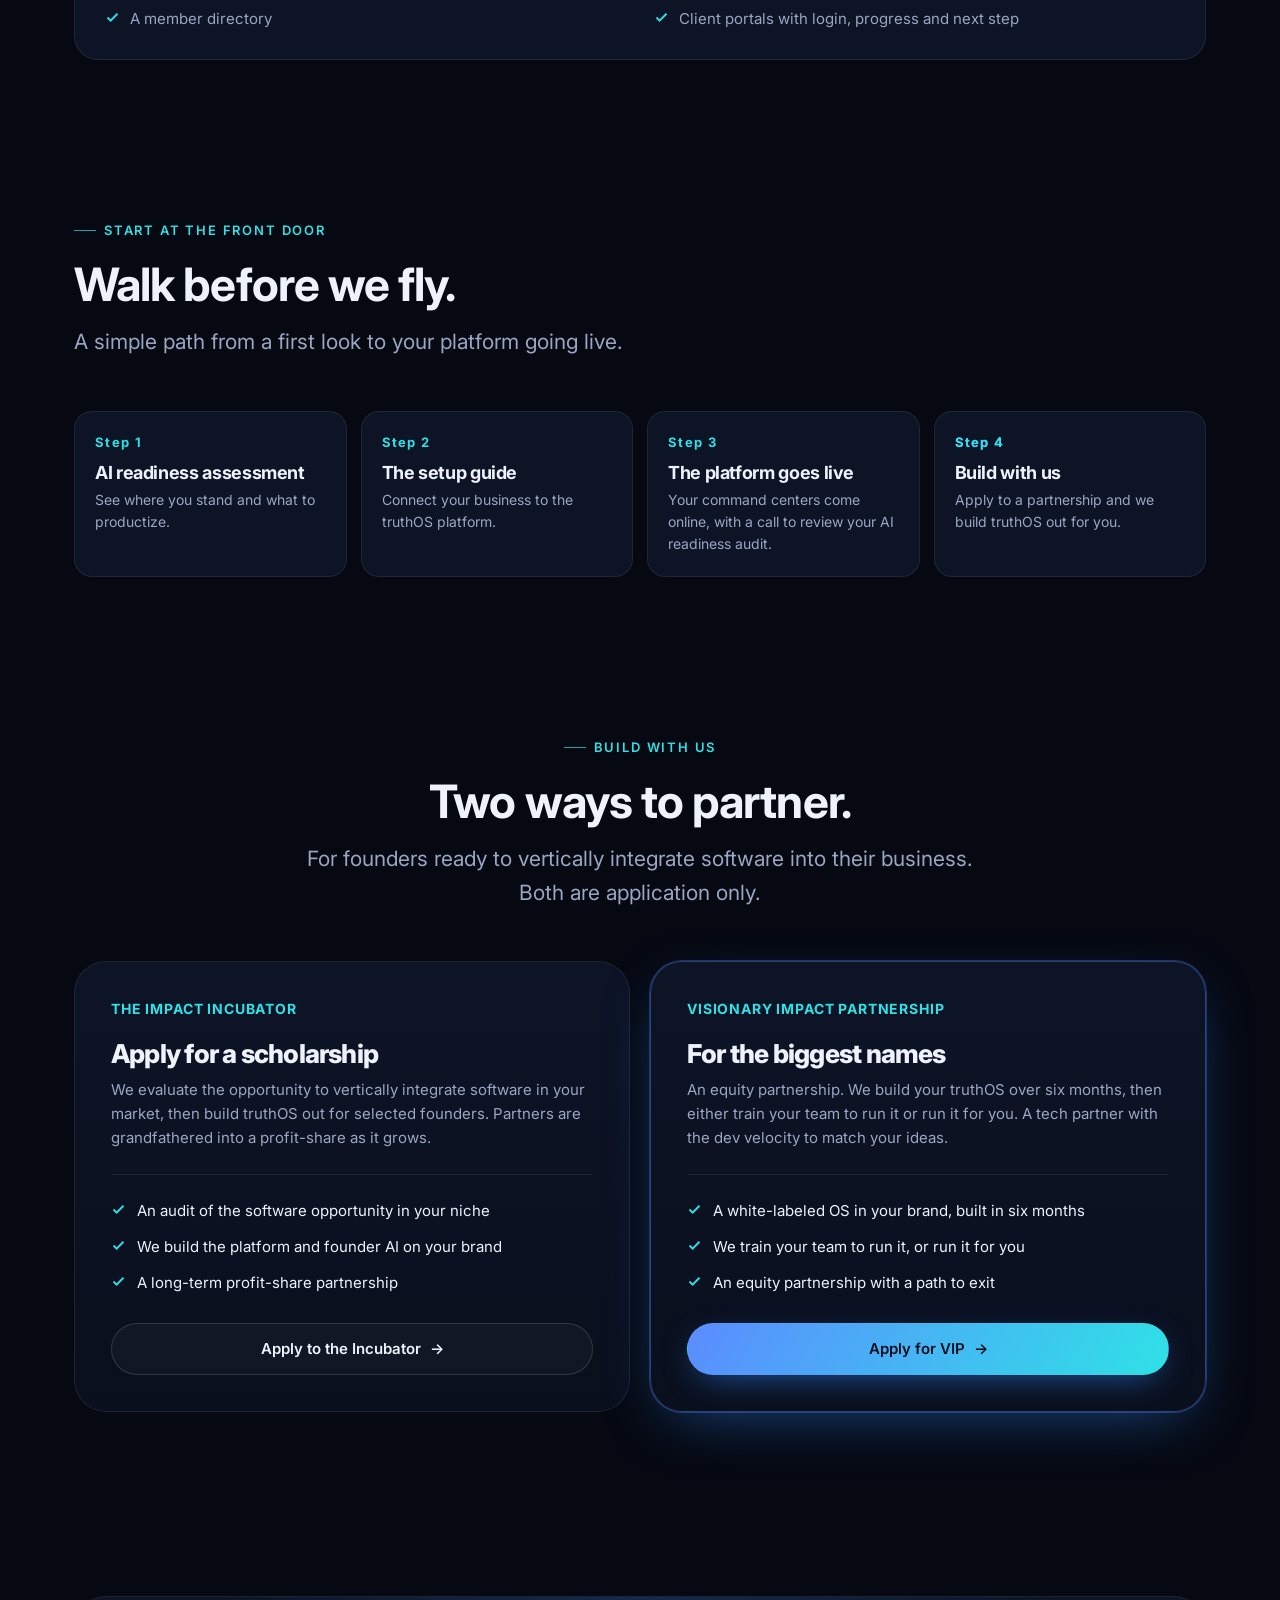
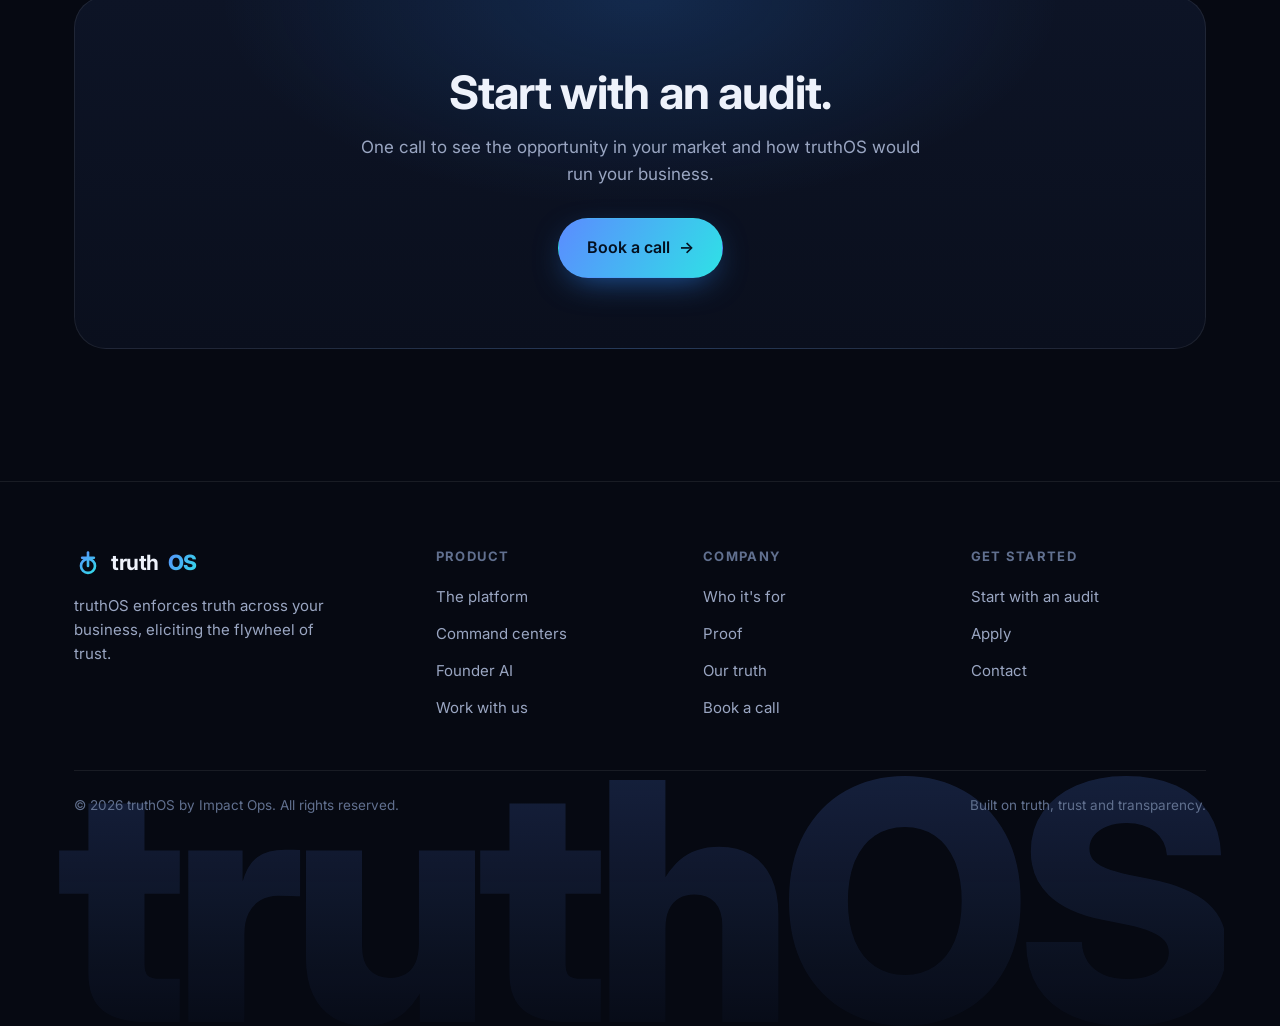
<file: website/preview/pricing.html>
<!DOCTYPE html>
<html lang="en">
<head>
  <meta charset="UTF-8" />
  <meta name="viewport" content="width=device-width, initial-scale=1.0" />
  <title>Work with us · truthOS</title>
  <meta name="description" content="Everyone starts with an audit. We find the software opportunity in your market, then build it with you. Apply to the Impact Incubator or the Visionary Impact Partnership." />
  <link rel="preconnect" href="https://fonts.googleapis.com" />
  <link rel="preconnect" href="https://fonts.gstatic.com" crossorigin />
  <link href="https://fonts.googleapis.com/css2?family=Inter:wght@400;500;600;700;800&display=swap" rel="stylesheet" />
  <style>
/* ============================================================
   truthOS marketing site
   truthOS branding (dark navy + blue/cyan) on a Viktor-style
   structure: contained hero panel + overlapping product card,
   rounded cards, big gradient statement blocks, footer wordmark.
   ============================================================ */

/* ---------- Design tokens ---------- */
:root {
  /* Surfaces */
  --bg:        #060912;
  --bg-1:      #0a0f1d;
  --panel:     #0d1426;
  --panel-2:   #111a30;
  --panel-3:   #16213b;

  /* Lines */
  --line:      rgba(255, 255, 255, 0.08);
  --line-2:    rgba(255, 255, 255, 0.14);

  /* Text */
  --text:      #eef2fb;
  --muted:     #9aa6c2;
  --faint:     #61708f;

  /* truthOS blue */
  --blue:      #4f8cff;
  --cyan:      #2fe1e6;
  --grad:      linear-gradient(120deg, #5b8cff 0%, #2fe1e6 100%);
  --grad-soft: linear-gradient(120deg, rgba(91,140,255,0.16), rgba(47,225,230,0.10));
  --blue-glow: 0 0 0 1px rgba(91,140,255,0.30), 0 18px 60px -22px rgba(47,140,255,0.55);

  /* Status */
  --good:      #46d9a0;
  --warn:      #f5b452;
  --bad:       #ff6b7a;

  /* Geometry (Viktor-style rounded) */
  --r-sm: 12px;
  --r:    18px;
  --r-lg: 24px;
  --r-xl: 32px;

  --maxw: 1180px;
  --pad:  24px;

  --shadow:    0 40px 90px -40px rgba(0,0,0,0.8);
  --shadow-sm: 0 24px 60px -34px rgba(0,0,0,0.75);

  --font: "Inter", -apple-system, BlinkMacSystemFont, "Segoe UI", Roboto,
          Helvetica, Arial, sans-serif;
  --font-head: var(--font);
}

/* ---------- Reset ---------- */
*, *::before, *::after { box-sizing: border-box; margin: 0; padding: 0; }
html { scroll-behavior: smooth; -webkit-text-size-adjust: 100%; }
body {
  font-family: var(--font);
  background: var(--bg);
  color: var(--text);
  line-height: 1.6;
  font-size: 17px;
  -webkit-font-smoothing: antialiased;
  text-rendering: optimizeLegibility;
  overflow-x: hidden;
}
body::before {
  content: ""; position: fixed; inset: 0; z-index: -1; pointer-events: none;
  background:
    radial-gradient(900px 520px at 78% -8%, rgba(47,140,255,0.16), transparent 60%),
    radial-gradient(720px 460px at 6% 4%, rgba(47,225,230,0.08), transparent 60%);
}
a { color: inherit; text-decoration: none; }
img, svg { display: block; max-width: 100%; }
ul { list-style: none; }

/* ---------- Layout ---------- */
.wrap { width: 100%; max-width: var(--maxw); margin: 0 auto; padding: 0 var(--pad); }
section { position: relative; }
.section { padding: 92px 0; }
.section-sm { padding: 60px 0; }

.eyebrow {
  display: inline-flex; align-items: center; gap: 8px;
  font-size: 13px; font-weight: 600; letter-spacing: 0.14em;
  text-transform: uppercase; color: var(--cyan); margin-bottom: 18px;
}
.eyebrow::before { content: ""; width: 22px; height: 1px; background: var(--cyan); opacity: 0.7; }

h1, h2, h3, h4 { line-height: 1.1; font-weight: 700; letter-spacing: -0.02em; }
h1 { font-size: clamp(40px, 6vw, 66px); }
h2 { font-size: clamp(30px, 4vw, 46px); }
h3 { font-size: clamp(21px, 2.4vw, 26px); }

.lead { font-size: clamp(18px, 2vw, 21px); color: var(--muted); }
.muted { color: var(--muted); }
.faint { color: var(--faint); }
.center { text-align: center; }
.mx-auto { margin-left: auto; margin-right: auto; }
.maxw-680 { max-width: 680px; }
.maxw-760 { max-width: 760px; }
.gradient-text { background: var(--grad); -webkit-background-clip: text; background-clip: text; color: transparent; }
.section-head { max-width: 720px; margin-bottom: 52px; }
.section-head.center { margin-left: auto; margin-right: auto; }
.section-head p { margin-top: 16px; }

/* ---------- Buttons ---------- */
.btn {
  display: inline-flex; align-items: center; gap: 9px;
  font-size: 15px; font-weight: 600; padding: 13px 22px; border-radius: 999px;
  border: 1px solid transparent; cursor: pointer;
  transition: transform .16s ease, box-shadow .2s ease, background .2s ease, border-color .2s ease;
  white-space: nowrap;
}
.btn:active { transform: translateY(1px); }
.btn-primary { background: var(--grad); color: #04101f; box-shadow: 0 10px 34px -12px rgba(47,140,255,0.7); }
.btn-primary:hover { transform: translateY(-2px); box-shadow: 0 18px 44px -14px rgba(47,140,255,0.85); }
.btn-ghost { background: rgba(255,255,255,0.03); border-color: var(--line-2); color: var(--text); }
.btn-ghost:hover { background: rgba(255,255,255,0.07); border-color: var(--blue); }
.btn-lg { padding: 16px 28px; font-size: 16px; }
.btn .arrow { transition: transform .2s ease; }
.btn:hover .arrow { transform: translateX(3px); }

/* ---------- Navbar ---------- */
.nav {
  position: sticky; top: 0; z-index: 50;
  backdrop-filter: blur(14px); -webkit-backdrop-filter: blur(14px);
  background: rgba(6,9,18,0.66);
  border-bottom: 1px solid transparent;
  transition: border-color .25s ease, background .25s ease;
}
.nav.scrolled { border-bottom-color: var(--line); background: rgba(6,9,18,0.85); }
.nav-inner { height: 70px; display: flex; align-items: center; justify-content: space-between; gap: 24px; }
.brand { display: inline-flex; align-items: center; gap: 9px; font-weight: 700; font-size: 21px; letter-spacing: -0.02em; color: var(--text); }
.brand .dot { width: 22px; height: 22px; border-radius: 7px; background: var(--grad); box-shadow: 0 6px 18px -6px rgba(47,140,255,0.8); }
.brand-mark { width: 30px; height: 30px; display: block; flex: none; }
.footer .brand-mark { width: 28px; height: 28px; }
.brand b { font-weight: 800; }
.nav-links { display: flex; align-items: center; gap: 30px; }
.nav-links a { color: var(--muted); font-size: 15px; font-weight: 500; transition: color .15s ease; }
.nav-links a:hover, .nav-links a.active { color: var(--text); }
.nav-cta { display: flex; align-items: center; gap: 14px; }
.nav-toggle { display: none; background: none; border: 0; color: var(--text); cursor: pointer; padding: 8px; }
.nav-toggle svg { width: 26px; height: 26px; }

/* ---------- Hero (left-aligned truthOS hero) ---------- */
.hero { padding: 72px 0 48px; }
.hero h1 { max-width: 18ch; font-size: clamp(36px, 6.6vw, 84px); line-height: 1.04; }
.hero .lead { max-width: 56ch; margin-top: 22px; }
@media (min-width: 1280px) { .hero h1 { font-size: clamp(72px, 5.6vw, 92px); } }
.hero-cta { display: flex; flex-wrap: wrap; gap: 14px; margin-top: 34px; }
.hero-note { margin-top: 22px; display: flex; align-items: center; gap: 10px; flex-wrap: wrap; }

.pill {
  display: inline-flex; align-items: center; gap: 8px;
  font-size: 13px; font-weight: 600; padding: 7px 14px; border-radius: 999px;
  background: var(--grad-soft); border: 1px solid var(--line); color: var(--text);
}
.pill .led { width: 7px; height: 7px; border-radius: 50%; background: var(--good); box-shadow: 0 0 10px var(--good); }
/* red "warning" pill */
.pill-warning { border-color: rgba(255,107,122,0.55); background: rgba(255,107,122,0.09); color: #ffd6dc; box-shadow: 0 0 0 1px rgba(255,107,122,0.16), 0 0 24px -5px rgba(255,107,122,0.6); }
.pill-warning .warn-ico { width: 15px; height: 15px; color: var(--bad); flex: none; }
/* green-outlined "watch the platform" button */
.btn-watch { border-color: rgba(70,217,160,0.7); box-shadow: 0 0 0 1px rgba(70,217,160,0.22), 0 10px 30px -14px rgba(70,217,160,0.5); }
.btn-watch:hover { background: rgba(70,217,160,0.08); border-color: var(--good); box-shadow: 0 0 0 1px rgba(70,217,160,0.4), 0 14px 34px -14px rgba(70,217,160,0.7); }
.btn-watch svg { color: var(--good); }

/* hero bridge + AI role chip */
.hero-bridge { font-size: clamp(16px, 2vw, 20px); font-weight: 600; color: var(--muted); margin-top: 22px; display: flex; align-items: center; gap: 11px; flex-wrap: wrap; }
.role-chip {
  display: inline-flex; align-items: center; gap: 9px;
  padding: 9px 15px; border-radius: 13px;
  background: var(--grad-soft); border: 1px solid rgba(91,140,255,0.38);
  box-shadow: 0 0 0 1px rgba(91,140,255,0.06), 0 14px 34px -16px rgba(47,140,255,0.65);
  line-height: 1.15;
}
.role-chip .ai-spark { width: 16px; height: 16px; color: var(--cyan); flex: none; filter: drop-shadow(0 0 5px rgba(47,225,230,0.55)); }
.role-chip .rotator { display: inline-block; transition: opacity .25s ease; font-weight: 800; background: var(--grad); -webkit-background-clip: text; background-clip: text; color: transparent; }
a.role-chip { cursor: pointer; text-decoration: none; transition: transform .15s ease, border-color .2s ease, box-shadow .2s ease; }
a.role-chip:hover { transform: translateY(-1px); border-color: rgba(91,140,255,0.6); box-shadow: 0 0 0 1px rgba(91,140,255,0.12), 0 18px 40px -16px rgba(47,140,255,0.8); }
.role-chip .cursor-ico { width: 15px; height: 15px; flex: none; color: #fff; filter: drop-shadow(0 1px 2px rgba(0,0,0,0.6)); animation: cursornudge 1.7s ease-in-out infinite; }
a.role-chip:hover .cursor-ico { animation: none; transform: translate(1px, 1px); }
@keyframes cursornudge { 0%, 70%, 100% { transform: translate(0, 0); } 78% { transform: translate(1.5px, 1.5px) scale(0.9); } 86% { transform: translate(0, 0); } }

/* console overlap onto hero panel */
.hero-overlap { margin-top: -96px; position: relative; z-index: 5; }

/* ---------- Generic cards / grids ---------- */
.grid { display: grid; gap: 20px; }
.grid-2 { grid-template-columns: repeat(2, 1fr); }
.grid-3 { grid-template-columns: repeat(3, 1fr); }
.grid-4 { grid-template-columns: repeat(4, 1fr); }

.card {
  background: linear-gradient(180deg, var(--panel), var(--bg-1));
  border: 1px solid var(--line); border-radius: var(--r-lg); padding: 28px;
  transition: border-color .2s ease, transform .2s ease;
}
.card:hover { border-color: var(--line-2); transform: translateY(-3px); }
.card h3 { margin-bottom: 10px; }
.card p { color: var(--muted); font-size: 15.5px; }
.card .ico { width: 46px; height: 46px; border-radius: 13px; display: grid; place-items: center; background: var(--grad-soft); border: 1px solid var(--line); margin-bottom: 18px; color: var(--cyan); }
.card .ico svg { width: 22px; height: 22px; }
.card .num { font-size: 13px; font-weight: 700; color: var(--cyan); letter-spacing: 0.1em; }

/* ---------- Product mockups ---------- */
.mock { background: linear-gradient(180deg, var(--panel-2), var(--bg-1)); border: 1px solid var(--line-2); border-radius: var(--r-lg); overflow: hidden; box-shadow: var(--shadow), var(--blue-glow); }
.mock-bar { display: flex; align-items: center; gap: 10px; padding: 12px 16px; border-bottom: 1px solid var(--line); background: rgba(255,255,255,0.02); }
.mock-bar .dots { display: flex; gap: 7px; }
.mock-bar .dots i { width: 11px; height: 11px; border-radius: 50%; background: var(--panel-3); display: block; }
.mock-bar .title { font-size: 13px; color: var(--faint); margin-left: 6px; }
.mock-body { padding: 18px; }
.mock-grid { display: grid; grid-template-columns: 200px 1fr; gap: 16px; }
.mock-side { display: flex; flex-direction: column; gap: 7px; }
.mock-side .item { font-size: 13px; color: var(--muted); padding: 9px 12px; border-radius: 9px; display: flex; align-items: center; gap: 9px; }
.mock-side .item.on { background: var(--grad-soft); color: var(--text); border: 1px solid var(--line); }
.mock-side .item .d { width: 7px; height: 7px; border-radius: 2px; background: var(--blue); }

.stat-row { display: grid; grid-template-columns: repeat(3, 1fr); gap: 12px; margin-bottom: 14px; }
.stat-box { background: var(--panel); border: 1px solid var(--line); border-radius: 13px; padding: 14px; }
.stat-box .k { font-size: 12px; color: var(--faint); text-transform: uppercase; letter-spacing: 0.08em; }
.stat-box .v { font-size: 24px; font-weight: 700; margin-top: 6px; letter-spacing: -0.02em; }
.stat-box .v.up { color: var(--good); }
.stat-box .tiny { font-size: 12px; color: var(--muted); margin-top: 2px; }

.bars { display: flex; align-items: flex-end; gap: 8px; height: 92px; padding-top: 10px; }
.bars .b { flex: 1; background: var(--grad); border-radius: 5px 5px 0 0; opacity: 0.85; }

.feed { display: flex; flex-direction: column; gap: 10px; }
.feed .row { display: flex; align-items: center; gap: 12px; background: var(--panel); border: 1px solid var(--line); border-radius: 12px; padding: 11px 13px; font-size: 13.5px; }
.feed .row .badge { font-size: 11px; font-weight: 700; padding: 3px 8px; border-radius: 6px; background: var(--grad-soft); color: var(--cyan); border: 1px solid var(--line); }
.feed .row .badge.now { background: rgba(70,217,160,0.14); color: var(--good); }
.feed .row .grow { flex: 1; color: var(--muted); }

/* ---------- Interactive command-center console ---------- */
.console { background: linear-gradient(180deg, var(--panel-2), var(--bg-1)); border: 1px solid var(--line-2); border-radius: var(--r-lg); overflow: hidden; box-shadow: var(--shadow), var(--blue-glow); }
.console-bar { display: flex; align-items: center; gap: 10px; padding: 13px 16px; border-bottom: 1px solid var(--line); background: rgba(255,255,255,0.02); }
.console-bar .dots { display: flex; gap: 7px; }
.console-bar .dots i { width: 11px; height: 11px; border-radius: 50%; background: var(--panel-3); display: block; }
.console-bar .title { font-size: 13px; color: var(--faint); margin-left: 6px; }
.console-bar .live { margin-left: auto; display: inline-flex; align-items: center; gap: 7px; font-size: 12px; font-weight: 600; color: var(--good); }
.console-bar .live .led { width: 7px; height: 7px; border-radius: 50%; background: var(--good); box-shadow: 0 0 9px var(--good); }
.console-grid { display: grid; grid-template-columns: 214px 1fr; min-height: 430px; }
.console-side { border-right: 1px solid var(--line); padding: 14px; display: flex; flex-direction: column; gap: 5px; background: rgba(255,255,255,0.015); }
.console-side .cc-btn { display: flex; align-items: center; gap: 10px; width: 100%; text-align: left; font-family: inherit; font-size: 13.5px; font-weight: 500; color: var(--muted); background: transparent; border: 1px solid transparent; border-radius: 11px; padding: 10px 12px; cursor: pointer; transition: color .15s, background .15s, border-color .15s; }
.console-side .cc-btn:hover { color: var(--text); background: rgba(255,255,255,0.04); }
.console-side .cc-btn.active { color: var(--text); background: var(--grad-soft); border-color: var(--line); }
.console-side .cc-btn .gi { width: 18px; height: 18px; flex: none; color: var(--cyan); }
.console-main { padding: 20px; }
.cc-panel { display: none; }
.cc-panel.active { display: block; animation: ccfade .35s ease; }
@keyframes ccfade { from { opacity: 0; transform: translateY(8px); } to { opacity: 1; transform: none; } }
.cc-head { display: flex; align-items: flex-start; justify-content: space-between; gap: 14px; margin-bottom: 16px; }
.cc-head h4 { font-size: 18px; font-weight: 700; letter-spacing: -0.02em; }
.cc-head .sub { font-size: 13px; color: var(--faint); margin-top: 3px; }
.ai-chip { display: inline-flex; align-items: center; gap: 8px; font-size: 12px; font-weight: 500; color: var(--text); background: var(--grad-soft); border: 1px solid var(--line); padding: 9px 12px; border-radius: 13px; max-width: 300px; line-height: 1.35; }
.ai-chip .d { width: 7px; height: 7px; border-radius: 50%; background: var(--cyan); box-shadow: 0 0 8px var(--cyan); flex: none; }
.ai-chip b { color: var(--cyan); font-weight: 700; }
.console-ask { display: flex; align-items: center; gap: 10px; margin-top: 16px; border: 1px solid var(--line-2); border-radius: 13px; padding: 12px 14px; background: var(--bg-1); color: var(--faint); font-size: 13.5px; }
.console-ask svg { width: 16px; height: 16px; color: var(--cyan); flex: none; }
.console-ask .k { margin-left: auto; font-size: 11px; color: var(--faint); border: 1px solid var(--line); border-radius: 6px; padding: 2px 7px; }

/* ---------- Agentic layer demo (Tasklet-style) ---------- */
.agent-demo { background: linear-gradient(180deg, var(--panel-2), var(--bg-1)); border: 1px solid var(--line-2); border-radius: var(--r-lg); overflow: hidden; box-shadow: var(--shadow), var(--blue-glow); }
.agent-tabs { display: flex; flex-wrap: wrap; gap: 8px; padding: 16px; border-bottom: 1px solid var(--line); background: rgba(255,255,255,0.02); }
.agent-tab { font-family: inherit; font-size: 13px; font-weight: 600; color: var(--muted); background: rgba(255,255,255,0.03); border: 1px solid var(--line); border-radius: 999px; padding: 8px 14px; cursor: pointer; display: inline-flex; align-items: center; gap: 7px; transition: color .15s, background .15s, border-color .15s; }
.agent-tab:hover { color: var(--text); }
.agent-tab.active { color: var(--text); background: var(--grad-soft); border-color: rgba(91,140,255,0.4); }
.agent-body { padding: 22px; }
.agent-panel { display: none; }
.agent-panel.active { display: block; animation: ccfade .35s ease; }
.agent-prompt { background: var(--panel); border: 1px solid var(--line-2); border-radius: 14px; padding: 18px 20px; font-size: 16px; line-height: 1.75; color: var(--text); }
.app-chip { display: inline-flex; align-items: center; gap: 6px; font-size: 13px; font-weight: 600; padding: 3px 9px; border-radius: 8px; background: rgba(255,255,255,0.06); border: 1px solid var(--line); margin: 0 2px; white-space: nowrap; }
.app-chip .dotc { width: 9px; height: 9px; border-radius: 3px; flex: none; }
.agent-caret { display: inline-block; width: 2px; height: 1.05em; background: var(--cyan); box-shadow: 0 0 6px var(--cyan); vertical-align: text-bottom; margin-left: 1px; animation: blink 1.1s steps(1) infinite; }
@keyframes blink { 50% { opacity: 0; } }
.agent-steps { margin-top: 18px; display: flex; flex-direction: column; gap: 10px; }
.agent-step { display: flex; align-items: flex-start; gap: 12px; background: var(--panel); border: 1px solid var(--line); border-radius: 11px; padding: 12px 14px; font-size: 14px; color: var(--muted); }
.agent-step .n { flex: none; width: 22px; height: 22px; border-radius: 7px; background: var(--grad-soft); border: 1px solid var(--line); color: var(--cyan); font-size: 12px; font-weight: 700; display: grid; place-items: center; }
.agent-step b { color: var(--text); font-weight: 600; }
.agent-foot { display: flex; align-items: center; justify-content: space-between; gap: 14px; margin-top: 18px; flex-wrap: wrap; }
.agent-foot .note { font-size: 13px; color: var(--faint); display: inline-flex; align-items: center; gap: 8px; }
.agent-foot .note .led { width: 7px; height: 7px; border-radius: 50%; background: var(--good); box-shadow: 0 0 8px var(--good); }

/* ---------- Split ---------- */
.split { display: grid; grid-template-columns: 1.05fr 1fr; gap: 56px; align-items: center; }
.split.rev .split-text { order: 2; }
.split-text h2 { margin-bottom: 18px; }
.split-text p { color: var(--muted); margin-bottom: 14px; }
.checklist { margin-top: 22px; display: flex; flex-direction: column; gap: 12px; }
.checklist li { display: flex; gap: 12px; align-items: flex-start; font-size: 15.5px; color: var(--text); }
.checklist li .ck { flex: none; width: 23px; height: 23px; border-radius: 50%; background: var(--grad-soft); border: 1px solid var(--line); display: grid; place-items: center; color: var(--cyan); margin-top: 1px; }
.checklist li .ck svg { width: 13px; height: 13px; }

/* ---------- Command centers grid ---------- */
.cc-grid { display: grid; grid-template-columns: repeat(3, 1fr); gap: 18px; }
.cc { background: linear-gradient(180deg, var(--panel), var(--bg-1)); border: 1px solid var(--line); border-radius: var(--r-lg); padding: 24px; transition: border-color .2s, transform .2s; }
.cc:hover { border-color: var(--line-2); transform: translateY(-3px); }
.cc .ic { width: 42px; height: 42px; border-radius: 12px; background: var(--grad-soft); border: 1px solid var(--line); display: grid; place-items: center; color: var(--cyan); margin-bottom: 16px; }
.cc .ic svg { width: 20px; height: 20px; }
.cc h3 { font-size: 19px; margin-bottom: 8px; }
.cc p { font-size: 14.5px; color: var(--muted); }
/* mix in some white-backed cards to break up the grid */
.cc-grid .cc:nth-child(even) { background: #ffffff; border-color: transparent; box-shadow: 0 26px 60px -30px rgba(0,0,0,0.72); }
.cc-grid .cc:nth-child(even) h3 { color: #0d1426; }
.cc-grid .cc:nth-child(even) p { color: #4b5468; }
.cc-grid .cc:nth-child(even) .ic { background: var(--grad); border-color: transparent; color: #04101f; }

/* ---------- Statement / big quote ---------- */
.statement { border: 1px solid var(--line); border-radius: var(--r-xl); background: var(--grad-soft); padding: 58px 48px; text-align: center; }
.statement p { font-size: clamp(24px, 3.4vw, 38px); font-weight: 700; letter-spacing: -0.02em; line-height: 1.18; max-width: 20ch; margin: 0 auto; }
.statement.invert { background: #ffffff; border-color: transparent; box-shadow: 0 34px 80px -36px rgba(0,0,0,0.7); }
.statement.invert p { color: #0d1426; }

/* ---------- Light section (white band on the dark page) ---------- */
.section-light { background: #ffffff; }
.section-light h1, .section-light h2, .section-light h3, .section-light h4 { color: #0d1426; }
.section-light .lead, .section-light p { color: #4b5468; }
.section-light .eyebrow { color: #2f63e0; }
.section-light .eyebrow::before { background: #2f63e0; }
.section-light .quote { background: #ffffff; border-color: rgba(13,20,38,0.10); box-shadow: 0 20px 46px -26px rgba(20,25,60,0.28); }
.section-light .quote p { color: #0d1426; }
.section-light .quote .by { color: #5b6478; }
.section-light .btn-ghost { background: #ffffff; border-color: rgba(13,20,38,0.16); color: #0d1426; }
.section-light .btn-ghost:hover { border-color: #2f63e0; color: #2f63e0; }
.section-light .logos .logo { color: #0d1426; opacity: 1; }
.section-light .faint { color: #6b7488; }
/* founder quote on white partners band */
.founder-quote { display: flex; align-items: center; gap: 20px; justify-content: center; max-width: 780px; margin: 0 auto 34px; text-align: left; }
.founder-photo { width: 92px; height: 92px; border-radius: 50%; object-fit: cover; object-position: center 22%; flex: none; border: 2px solid rgba(13,20,38,0.08); box-shadow: 0 12px 30px -14px rgba(0,0,0,0.4); background: #e9ecf3; }
.founder-says { color: #0d1426; font-weight: 700; font-size: clamp(17px, 2vw, 21px); line-height: 1.4; }
@media (max-width: 560px) { .founder-quote { flex-direction: column; text-align: center; gap: 14px; } }

/* ---------- Logos strip ---------- */
.logos { display: flex; flex-wrap: wrap; align-items: center; justify-content: center; gap: 18px 40px; }
.logos .logo { font-size: 19px; font-weight: 700; letter-spacing: -0.01em; color: var(--muted); opacity: 0.85; display: inline-flex; align-items: center; gap: 9px; }
.logos .logo .mk { width: 16px; height: 16px; border-radius: 5px; background: var(--grad); opacity: 0.85; }

/* ---------- Role table ---------- */
.roles { display: grid; grid-template-columns: repeat(2, 1fr); gap: 14px; }
.role { display: flex; gap: 16px; align-items: flex-start; border: 1px solid var(--line); border-radius: var(--r); background: var(--panel); padding: 20px 22px; }
.role .tag { flex: none; font-size: 12px; font-weight: 700; letter-spacing: 0.06em; text-transform: uppercase; color: var(--cyan); background: var(--grad-soft); border: 1px solid var(--line); padding: 6px 10px; border-radius: 8px; min-width: 92px; text-align: center; }
.role p { font-size: 15px; color: var(--muted); }

/* ---------- Avatar blocks ---------- */
.avatar { border: 1px solid var(--line); border-radius: var(--r-lg); background: linear-gradient(180deg, var(--panel), var(--bg-1)); padding: 32px; }
.avatar h3 { margin-bottom: 6px; }
.avatar .who { font-size: 14px; color: var(--cyan); font-weight: 600; margin-bottom: 18px; }
.avatar .pp { font-size: 14px; color: var(--faint); text-transform: uppercase; letter-spacing: 0.08em; margin: 16px 0 6px; }
.avatar p { color: var(--muted); font-size: 15px; }
.avatar .answer { color: var(--text); }

/* ---------- Pricing / work-with-us ---------- */
.price-grid { display: grid; grid-template-columns: 1.1fr 1fr; gap: 22px; align-items: stretch; }
.price { border: 1px solid var(--line); border-radius: var(--r-xl); background: linear-gradient(180deg, var(--panel), var(--bg-1)); padding: 36px; display: flex; flex-direction: column; }
.price.feature { border-color: rgba(91,140,255,0.4); box-shadow: var(--blue-glow); }
.price .name { font-size: 14px; font-weight: 700; letter-spacing: 0.06em; text-transform: uppercase; color: var(--cyan); }
.price .amt { font-size: 40px; font-weight: 800; letter-spacing: -0.03em; margin: 14px 0 4px; }
.price .amt span { font-size: 17px; font-weight: 600; color: var(--muted); }
.price .sub { color: var(--muted); font-size: 15px; }
.price .divider { height: 1px; background: var(--line); margin: 24px 0; }
.price ul { display: flex; flex-direction: column; gap: 12px; margin-bottom: 28px; }
.price li { display: flex; gap: 11px; font-size: 15px; color: var(--text); }
.price li .ck { flex: none; color: var(--cyan); margin-top: 3px; }
.price li .ck svg { width: 15px; height: 15px; }
.price .btn { margin-top: auto; width: 100%; justify-content: center; }

.include { border: 1px solid var(--line); border-radius: var(--r-lg); background: var(--panel); padding: 28px 30px; }
.include-grid { display: grid; grid-template-columns: repeat(2, 1fr); gap: 12px 28px; }
.include-grid li { display: flex; gap: 10px; font-size: 15px; color: var(--muted); }
.include-grid li .ck { color: var(--cyan); flex: none; margin-top: 3px; }
.include-grid li .ck svg { width: 15px; height: 15px; }

/* ---------- Funnel steps ---------- */
.funnel { display: grid; grid-template-columns: repeat(4, 1fr); gap: 14px; }
.fstep { border: 1px solid var(--line); border-radius: var(--r); background: var(--panel); padding: 20px; }
.fstep .price-tag { font-size: 26px; font-weight: 800; color: var(--text); letter-spacing: -0.02em; }
.fstep .lbl { font-size: 14px; color: var(--muted); margin-top: 6px; }
.fstep .num { font-size: 13px; font-weight: 700; color: var(--cyan); letter-spacing: 0.1em; }

/* ---------- Guarantee band ---------- */
.guarantee { border: 1px solid rgba(70,217,160,0.3); border-radius: var(--r-xl); background: linear-gradient(120deg, rgba(70,217,160,0.10), rgba(47,225,230,0.06)); padding: 40px 44px; display: flex; gap: 28px; align-items: center; }
.guarantee .seal { flex: none; width: 76px; height: 76px; border-radius: 50%; border: 2px solid var(--good); display: grid; place-items: center; color: var(--good); }
.guarantee .seal svg { width: 34px; height: 34px; }
.guarantee h3 { margin-bottom: 8px; }
.guarantee p { color: var(--muted); }

/* ---------- Stat band ---------- */
.statband { display: grid; grid-template-columns: repeat(3, 1fr); gap: 24px; text-align: center; }
.statband .s .big { font-size: clamp(34px, 5vw, 52px); font-weight: 800; letter-spacing: -0.03em; }
.statband .s .lab { color: var(--muted); font-size: 15px; margin-top: 4px; }

/* ---------- Quote cards ---------- */
.quote { border: 1px solid var(--line); border-radius: var(--r-lg); background: var(--panel); padding: 28px; }
.quote p { font-size: 17px; color: var(--text); line-height: 1.5; }
.quote .by { margin-top: 18px; font-size: 14px; color: var(--muted); display: flex; align-items: center; gap: 10px; }
.quote .by .av { width: 34px; height: 34px; border-radius: 50%; background: var(--grad); opacity: 0.8; }

/* ---------- CTA band ---------- */
.cta-band { border: 1px solid var(--line); border-radius: var(--r-xl); background: radial-gradient(600px 300px at 50% 0%, rgba(47,140,255,0.18), transparent 70%), linear-gradient(180deg, var(--panel), var(--bg-1)); padding: 70px 40px; text-align: center; }
.cta-band h2 { max-width: 18ch; margin: 0 auto 16px; }
.cta-band p { color: var(--muted); max-width: 52ch; margin: 0 auto 30px; }
.cta-band.invert { background: #ffffff; border-color: transparent; box-shadow: 0 34px 80px -36px rgba(0,0,0,0.7); }
.cta-band.invert h2 { color: #0d1426; }
.cta-band.invert p { color: #4b5468; }
.cta-band.invert .eyebrow { color: #2f63e0; }
.cta-band.invert .eyebrow::before { background: #2f63e0; }

/* ---------- Forms ---------- */
.form { border: 1px solid var(--line); border-radius: var(--r-lg); background: var(--panel); padding: 32px; }
.field { margin-bottom: 18px; }
.field label { display: block; font-size: 14px; font-weight: 600; margin-bottom: 8px; }
.field input, .field select, .field textarea { width: 100%; font-family: inherit; font-size: 15px; color: var(--text); background: var(--bg-1); border: 1px solid var(--line-2); border-radius: 12px; padding: 13px 15px; transition: border-color .15s ease; }
.field input::placeholder, .field textarea::placeholder { color: var(--faint); }
.field input:focus, .field select:focus, .field textarea:focus { outline: none; border-color: var(--blue); }
.field textarea { resize: vertical; min-height: 110px; }
.form .row2 { display: grid; grid-template-columns: 1fr 1fr; gap: 18px; }

/* ---------- Footer ---------- */
.footer { border-top: 1px solid var(--line); padding: 64px 0 210px; margin-top: 40px; position: relative; overflow: hidden; }
.footer .wrap { position: relative; z-index: 1; }
.footer-top { display: grid; grid-template-columns: 1.4fr 1fr 1fr 1fr; gap: 32px; margin-bottom: 48px; }
.footer .brand { margin-bottom: 14px; }
.footer .blurb { color: var(--muted); font-size: 15px; max-width: 30ch; }
.footer h5 { font-size: 13px; text-transform: uppercase; letter-spacing: 0.1em; color: var(--faint); margin-bottom: 16px; }
.footer ul { display: flex; flex-direction: column; gap: 10px; }
.footer ul a { color: var(--muted); font-size: 15px; transition: color .15s; }
.footer ul a:hover { color: var(--text); }
.footer-bot { display: flex; justify-content: space-between; align-items: center; gap: 16px; border-top: 1px solid var(--line); padding-top: 24px; font-size: 13.5px; color: var(--faint); flex-wrap: wrap; }
/* giant faded wordmark watermark */
.footer::before {
  content: "truthOS";
  position: absolute; left: 50%; bottom: -42px; transform: translateX(-50%);
  font-weight: 800; font-size: clamp(120px, 26vw, 360px); line-height: 1;
  letter-spacing: -0.04em; white-space: nowrap;
  background: linear-gradient(180deg, rgba(91,140,255,0.20), rgba(47,225,230,0));
  -webkit-background-clip: text; background-clip: text; color: transparent;
  pointer-events: none; z-index: 0;
}

/* ---------- Reveal animation ---------- */
.reveal { opacity: 0; transform: translateY(18px); transition: opacity .6s ease, transform .6s ease; }
.reveal.in { opacity: 1; transform: none; }

/* ---------- Responsive ---------- */
@media (max-width: 980px) {
  .split { grid-template-columns: 1fr; gap: 36px; }
  .split.rev .split-text { order: 0; }
  .cc-grid, .grid-3 { grid-template-columns: repeat(2, 1fr); }
  .grid-4, .funnel { grid-template-columns: repeat(2, 1fr); }
  .price-grid { grid-template-columns: 1fr; }
  .footer-top { grid-template-columns: 1fr 1fr; }
  .statband { grid-template-columns: 1fr; gap: 32px; }
  .mock-grid { grid-template-columns: 1fr; }
  .mock-side { flex-direction: row; flex-wrap: wrap; }
}
@media (max-width: 720px) {
  body { font-size: 16px; }
  .section { padding: 64px 0; }
  .hero-panel { padding: 56px 22px 110px; }
  .nav-links { display: none; }
  .nav-links.open { display: flex; flex-direction: column; align-items: flex-start; gap: 4px; position: absolute; top: 70px; left: 0; right: 0; background: rgba(6,9,18,0.97); border-bottom: 1px solid var(--line); padding: 16px var(--pad) 22px; }
  .nav-links.open a { padding: 10px 0; width: 100%; font-size: 17px; }
  .nav-toggle { display: inline-flex; }
  .nav-cta .btn-ghost { display: none; }
  .grid-2, .grid-3, .grid-4, .cc-grid, .roles, .include-grid, .funnel { grid-template-columns: 1fr; }
  .statement { padding: 40px 24px; }
  .guarantee { flex-direction: column; text-align: center; }
  .form .row2 { grid-template-columns: 1fr; }
  .footer-top { grid-template-columns: 1fr 1fr; }
  .console-grid { grid-template-columns: 1fr; min-height: 0; }
  .console-side { flex-direction: row; overflow-x: auto; border-right: 0; border-bottom: 1px solid var(--line); }
  .console-side .cc-btn { white-space: nowrap; }
  .hero-overlap { margin-top: -70px; }
}

</style>
</head>
<body>

  <header class="nav">
    <div class="wrap nav-inner">
      <a class="brand" href="index.html"><svg class="brand-mark" xmlns="http://www.w3.org/2000/svg" viewBox="0 0 96 96" fill="none" role="img" aria-label="truthOS">
  <defs>
    <linearGradient id="tos-grad" x1="14" y1="12" x2="82" y2="84" gradientUnits="userSpaceOnUse">
      <stop stop-color="#5b8cff"/>
      <stop offset="1" stop-color="#2fe1e6"/>
    </linearGradient>
  </defs>
  <g stroke="url(#tos-grad)" stroke-width="9" stroke-linecap="round" stroke-linejoin="round">
    <circle cx="48" cy="58" r="24"/>
    <path d="M48 12 V58"/>
    <path d="M28 30 H68"/>
  </g>
</svg>truth<b class="gradient-text">OS</b></a>
      <nav class="nav-links">
        <a href="platform.html">The platform</a>
        <a href="who-its-for.html">Who it's for</a>
        <a href="proof.html">Proof</a>
        <a href="about.html">Our truth</a>
      </nav>
      <div class="nav-cta">
        <a class="btn btn-ghost" href="pricing.html">Work with us</a>
        <a class="btn btn-primary" href="book-a-call.html">Book a call</a>
        <button class="nav-toggle" aria-label="Menu"><svg viewBox="0 0 24 24" fill="none" stroke="currentColor" stroke-width="2"><path d="M3 6h18M3 12h18M3 18h18"/></svg></button>
      </div>
    </div>
  </header>

  <main>

    <!-- HERO -->
    <section class="hero">
      <div class="wrap">
        <span class="eyebrow">Work with us</span>
        <h1>Everyone starts with an audit.</h1>
        <p class="lead">We don't sell you software. We find the opportunity in your market, then build it with you. The first step is an audit of where AI and a productized platform move your business.</p>
        <div class="hero-cta">
          <a class="btn btn-primary btn-lg" href="book-a-call.html">Start with an audit <span class="arrow">&rarr;</span></a>
          <a class="btn btn-ghost btn-lg" href="platform.html">See the platform</a>
        </div>
      </div>
    </section>

    <!-- THE AUDIT -->
    <section class="section-sm">
      <div class="wrap">
        <div class="split">
          <div class="split-text">
            <span class="eyebrow">Start here</span>
            <h2>The AI readiness audit.</h2>
            <p>We map your operations, your genius, and the software opportunity in your niche. You leave knowing exactly what to productize, what to integrate, and how truthOS would run your business.</p>
            <p>Like we did with Royalty Hero. We evaluated the market, picked the most lucrative product to own, an all-in-one book writing and promotion tool, and built CoAuthor AI.</p>
            <div style="margin-top:26px"><a class="btn btn-primary" href="book-a-call.html">Book your audit <span class="arrow">&rarr;</span></a></div>
          </div>
          <div class="reveal">
            <div class="mock">
              <div class="mock-bar"><span class="dots"><i></i><i></i><i></i></span><span class="title">The opportunity audit</span></div>
              <div class="mock-body">
                <div class="feed">
                  <div class="row"><span class="badge">1</span><span class="grow">Scan your market for the missing software</span></div>
                  <div class="row"><span class="badge">2</span><span class="grow">Pick the most lucrative product to own</span></div>
                  <div class="row"><span class="badge now">3</span><span class="grow">Map the build and the recurring revenue layer</span></div>
                  <div class="row"><span class="badge">4</span><span class="grow">Vertically integrate it into truthOS, your brand</span></div>
                </div>
              </div>
            </div>
          </div>
        </div>
      </div>
    </section>

    <!-- WHAT YOU GET -->
    <section class="section">
      <div class="wrap">
        <div class="section-head"><span class="eyebrow">What you get</span><h2>Product-led coaching. Productize your business.</h2><p class="lead">A custom course or coaching product, white-labeled on your domain, with the founder AI inside it.</p></div>
        <div class="include">
          <ul class="include-grid">
            <li><span class="ck"><svg viewBox="0 0 24 24" fill="none" stroke="currentColor" stroke-width="3"><path d="M20 6L9 17l-5-5"/></svg></span> A custom course or coaching product on your own domain</li>
            <li><span class="ck"><svg viewBox="0 0 24 24" fill="none" stroke="currentColor" stroke-width="3"><path d="M20 6L9 17l-5-5"/></svg></span> The founder AI, trained on your content and voice</li>
            <li><span class="ck"><svg viewBox="0 0 24 24" fill="none" stroke="currentColor" stroke-width="3"><path d="M20 6L9 17l-5-5"/></svg></span> Client goal and progress tracking</li>
            <li><span class="ck"><svg viewBox="0 0 24 24" fill="none" stroke="currentColor" stroke-width="3"><path d="M20 6L9 17l-5-5"/></svg></span> An indexed content library</li>
            <li><span class="ck"><svg viewBox="0 0 24 24" fill="none" stroke="currentColor" stroke-width="3"><path d="M20 6L9 17l-5-5"/></svg></span> The AI note-taker</li>
            <li><span class="ck"><svg viewBox="0 0 24 24" fill="none" stroke="currentColor" stroke-width="3"><path d="M20 6L9 17l-5-5"/></svg></span> The dynamic client journey</li>
            <li><span class="ck"><svg viewBox="0 0 24 24" fill="none" stroke="currentColor" stroke-width="3"><path d="M20 6L9 17l-5-5"/></svg></span> A member directory</li>
            <li><span class="ck"><svg viewBox="0 0 24 24" fill="none" stroke="currentColor" stroke-width="3"><path d="M20 6L9 17l-5-5"/></svg></span> Client portals with login, progress and next step</li>
          </ul>
        </div>
      </div>
    </section>

    <!-- WALK BEFORE WE FLY -->
    <section class="section-sm">
      <div class="wrap">
        <div class="section-head"><span class="eyebrow">Start at the front door</span><h2>Walk before we fly.</h2><p class="lead">A simple path from a first look to your platform going live.</p></div>
        <div class="funnel">
          <div class="fstep reveal"><div class="num">Step 1</div><h3 style="margin:10px 0 6px; font-size:18px">AI readiness assessment</h3><div class="lbl">See where you stand and what to productize.</div></div>
          <div class="fstep reveal"><div class="num">Step 2</div><h3 style="margin:10px 0 6px; font-size:18px">The setup guide</h3><div class="lbl">Connect your business to the truthOS platform.</div></div>
          <div class="fstep reveal"><div class="num">Step 3</div><h3 style="margin:10px 0 6px; font-size:18px">The platform goes live</h3><div class="lbl">Your command centers come online, with a call to review your AI readiness audit.</div></div>
          <div class="fstep reveal"><div class="num gradient-text">Step 4</div><h3 style="margin:10px 0 6px; font-size:18px">Build with us</h3><div class="lbl">Apply to a partnership and we build truthOS out for you.</div></div>
        </div>
      </div>
    </section>

    <!-- PARTNERSHIPS -->
    <section class="section">
      <div class="wrap">
        <div class="section-head center mx-auto"><span class="eyebrow">Build with us</span><h2>Two ways to partner.</h2><p class="lead mx-auto maxw-680">For founders ready to vertically integrate software into their business. Both are application only.</p></div>
        <div class="grid grid-2">
          <div class="price reveal">
            <div class="name">The Impact Incubator</div>
            <div class="amt" style="font-size:26px; margin-top:12px">Apply for a scholarship</div>
            <p class="sub">We evaluate the opportunity to vertically integrate software in your market, then build truthOS out for selected founders. Partners are grandfathered into a profit-share as it grows.</p>
            <div class="divider"></div>
            <ul>
              <li><span class="ck"><svg viewBox="0 0 24 24" fill="none" stroke="currentColor" stroke-width="3"><path d="M20 6L9 17l-5-5"/></svg></span> An audit of the software opportunity in your niche</li>
              <li><span class="ck"><svg viewBox="0 0 24 24" fill="none" stroke="currentColor" stroke-width="3"><path d="M20 6L9 17l-5-5"/></svg></span> We build the platform and founder AI on your brand</li>
              <li><span class="ck"><svg viewBox="0 0 24 24" fill="none" stroke="currentColor" stroke-width="3"><path d="M20 6L9 17l-5-5"/></svg></span> A long-term profit-share partnership</li>
            </ul>
            <a class="btn btn-ghost" href="book-a-call.html">Apply to the Incubator <span class="arrow">&rarr;</span></a>
          </div>
          <div class="price feature reveal">
            <div class="name">Visionary Impact Partnership</div>
            <div class="amt" style="font-size:26px; margin-top:12px">For the biggest names</div>
            <p class="sub">An equity partnership. We build your truthOS over six months, then either train your team to run it or run it for you. A tech partner with the dev velocity to match your ideas.</p>
            <div class="divider"></div>
            <ul>
              <li><span class="ck"><svg viewBox="0 0 24 24" fill="none" stroke="currentColor" stroke-width="3"><path d="M20 6L9 17l-5-5"/></svg></span> A white-labeled OS in your brand, built in six months</li>
              <li><span class="ck"><svg viewBox="0 0 24 24" fill="none" stroke="currentColor" stroke-width="3"><path d="M20 6L9 17l-5-5"/></svg></span> We train your team to run it, or run it for you</li>
              <li><span class="ck"><svg viewBox="0 0 24 24" fill="none" stroke="currentColor" stroke-width="3"><path d="M20 6L9 17l-5-5"/></svg></span> An equity partnership with a path to exit</li>
            </ul>
            <a class="btn btn-primary" href="book-a-call.html">Apply for VIP <span class="arrow">&rarr;</span></a>
          </div>
        </div>
      </div>
    </section>

    <section class="section">
      <div class="wrap">
        <div class="cta-band reveal">
          <h2>Start with an audit.</h2>
          <p>One call to see the opportunity in your market and how truthOS would run your business.</p>
          <a class="btn btn-primary btn-lg" href="book-a-call.html">Book a call <span class="arrow">&rarr;</span></a>
        </div>
      </div>
    </section>

  </main>

  <footer class="footer">
    <div class="wrap">
      <div class="footer-top">
        <div>
          <a class="brand" href="index.html"><svg class="brand-mark" xmlns="http://www.w3.org/2000/svg" viewBox="0 0 96 96" fill="none" role="img" aria-label="truthOS">
  <defs>
    <linearGradient id="tos-grad" x1="14" y1="12" x2="82" y2="84" gradientUnits="userSpaceOnUse">
      <stop stop-color="#5b8cff"/>
      <stop offset="1" stop-color="#2fe1e6"/>
    </linearGradient>
  </defs>
  <g stroke="url(#tos-grad)" stroke-width="9" stroke-linecap="round" stroke-linejoin="round">
    <circle cx="48" cy="58" r="24"/>
    <path d="M48 12 V58"/>
    <path d="M28 30 H68"/>
  </g>
</svg>truth<b class="gradient-text">OS</b></a>
          <p class="blurb">truthOS enforces truth across your business, eliciting the flywheel of trust.</p>
        </div>
        <div><h5>Product</h5><ul><li><a href="platform.html">The platform</a></li><li><a href="platform.html#command-centers">Command centers</a></li><li><a href="platform.html#founder-ai">Founder AI</a></li><li><a href="pricing.html">Work with us</a></li></ul></div>
        <div><h5>Company</h5><ul><li><a href="who-its-for.html">Who it's for</a></li><li><a href="proof.html">Proof</a></li><li><a href="about.html">Our truth</a></li><li><a href="book-a-call.html">Book a call</a></li></ul></div>
        <div><h5>Get started</h5><ul><li><a href="pricing.html">Start with an audit</a></li><li><a href="book-a-call.html">Apply</a></li><li><a href="mailto:hello@truthos.io">Contact</a></li></ul></div>
      </div>
      <div class="footer-bot">
        <span>&copy; <span data-year>2026</span> truthOS by Impact Ops. All rights reserved.</span>
        <span>Built on truth, trust and transparency.</span>
      </div>
    </div>
  </footer>

  <script>
/* truthOS marketing site — minimal interaction layer.
   Mobile nav, nav shadow on scroll, reveal-on-scroll, footer year. */
(function () {
  "use strict";

  // Sticky nav border on scroll
  var nav = document.querySelector(".nav");
  function onScroll() {
    if (!nav) return;
    nav.classList.toggle("scrolled", window.scrollY > 8);
  }
  window.addEventListener("scroll", onScroll, { passive: true });
  onScroll();

  // Mobile menu toggle
  var toggle = document.querySelector(".nav-toggle");
  var links = document.querySelector(".nav-links");
  if (toggle && links) {
    toggle.addEventListener("click", function () {
      links.classList.toggle("open");
    });
    links.addEventListener("click", function (e) {
      if (e.target.tagName === "A") links.classList.remove("open");
    });
  }

  // Reveal on scroll
  var revealEls = document.querySelectorAll(".reveal");
  if ("IntersectionObserver" in window && revealEls.length) {
    var io = new IntersectionObserver(function (entries) {
      entries.forEach(function (en) {
        if (en.isIntersecting) {
          en.target.classList.add("in");
          io.unobserve(en.target);
        }
      });
    }, { threshold: 0.12, rootMargin: "0px 0px -40px 0px" });
    revealEls.forEach(function (el) { io.observe(el); });
  } else {
    revealEls.forEach(function (el) { el.classList.add("in"); });
  }

  // Agentic layer demo: switch example agents
  document.querySelectorAll(".agent-demo").forEach(function (d) {
    var tabs = d.querySelectorAll(".agent-tab");
    var panels = d.querySelectorAll(".agent-panel");
    tabs.forEach(function (t) {
      t.addEventListener("click", function () {
        var k = t.getAttribute("data-agent");
        tabs.forEach(function (b) { b.classList.toggle("active", b === t); });
        panels.forEach(function (p) { p.classList.toggle("active", p.getAttribute("data-agent") === k); });
      });
    });
  });

  // Footer year
  var y = document.querySelector("[data-year]");
  if (y) y.textContent = new Date().getFullYear();

  // Hero role rotator: cycle the audience word with a soft fade
  document.querySelectorAll(".rotator").forEach(function (el) {
    var words = (el.getAttribute("data-words") || "").split(",").filter(Boolean);
    if (words.length < 2) return;
    var i = 0;
    setInterval(function () {
      el.style.opacity = "0";
      setTimeout(function () {
        i = (i + 1) % words.length;
        el.textContent = words[i];
        el.style.opacity = "1";
      }, 250);
    }, 2200);
  });

  // Interactive command-center console: click a center to switch the dashboard
  document.querySelectorAll(".console").forEach(function (con) {
    var btns = con.querySelectorAll(".cc-btn");
    var panels = con.querySelectorAll(".cc-panel");
    btns.forEach(function (btn) {
      btn.addEventListener("click", function () {
        var key = btn.getAttribute("data-cc");
        btns.forEach(function (b) { b.classList.toggle("active", b === btn); });
        panels.forEach(function (p) {
          p.classList.toggle("active", p.getAttribute("data-cc") === key);
        });
      });
    });
  });

  // Apply form: friendly no-backend handler
  var form = document.querySelector("form[data-apply]");
  if (form) {
    form.addEventListener("submit", function (e) {
      e.preventDefault();
      var done = form.querySelector("[data-apply-done]");
      form.querySelectorAll("input, select, textarea, button").forEach(function (el) {
        el.setAttribute("disabled", "true");
      });
      if (done) done.style.display = "flex";
    });
  }
})();

</script>
</body>
</html>
</file>
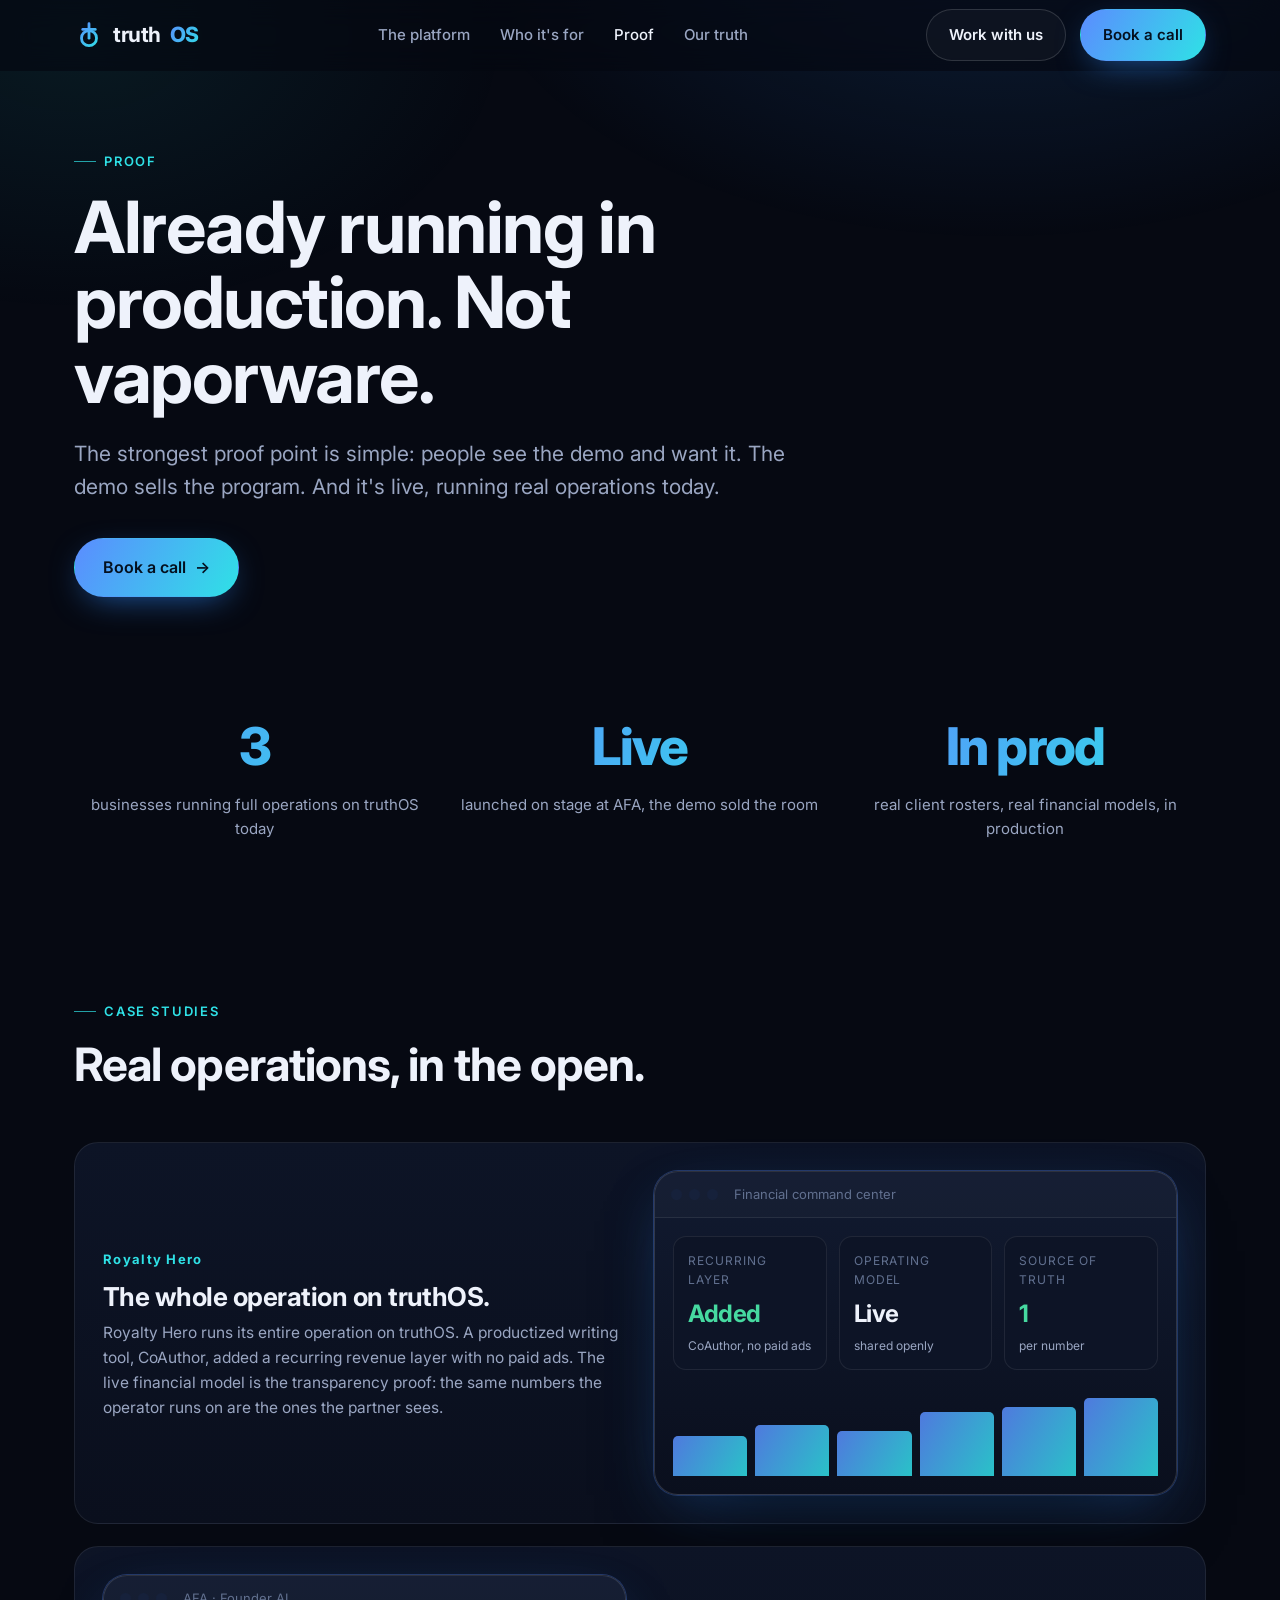
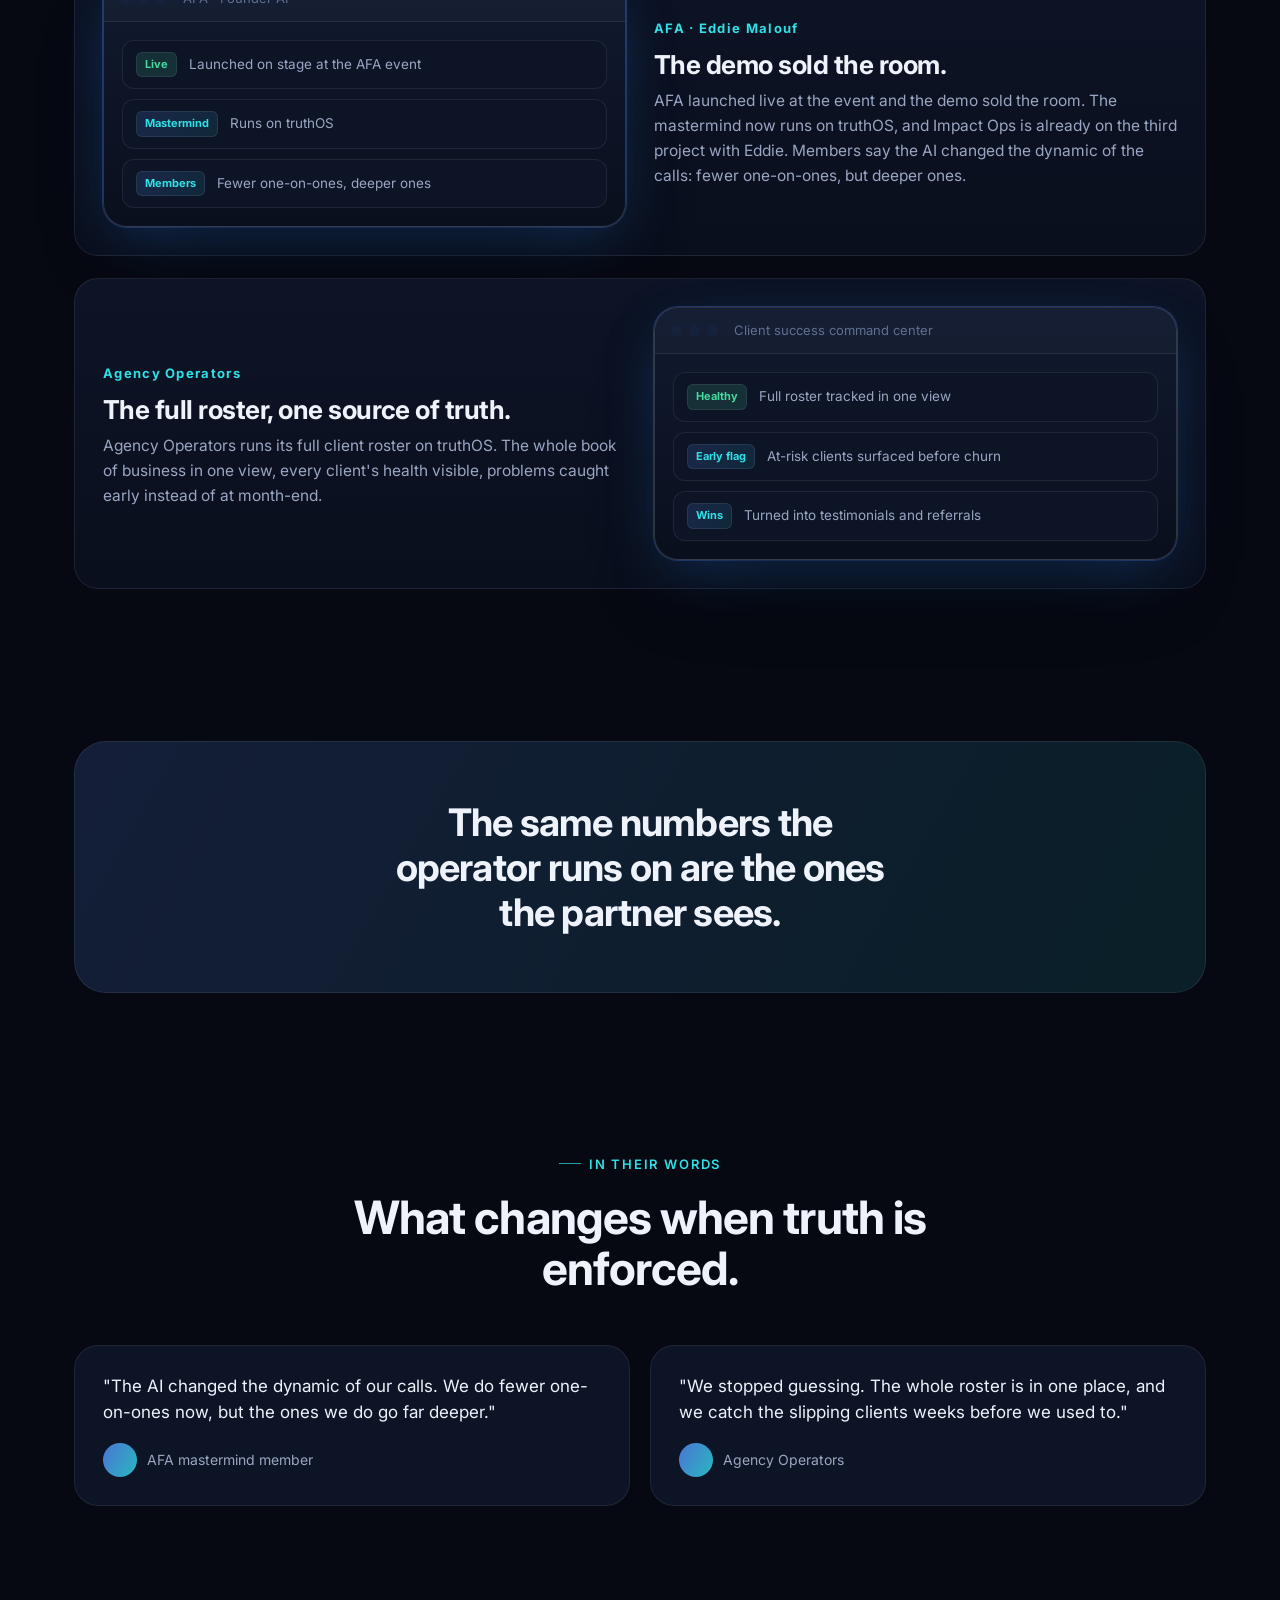
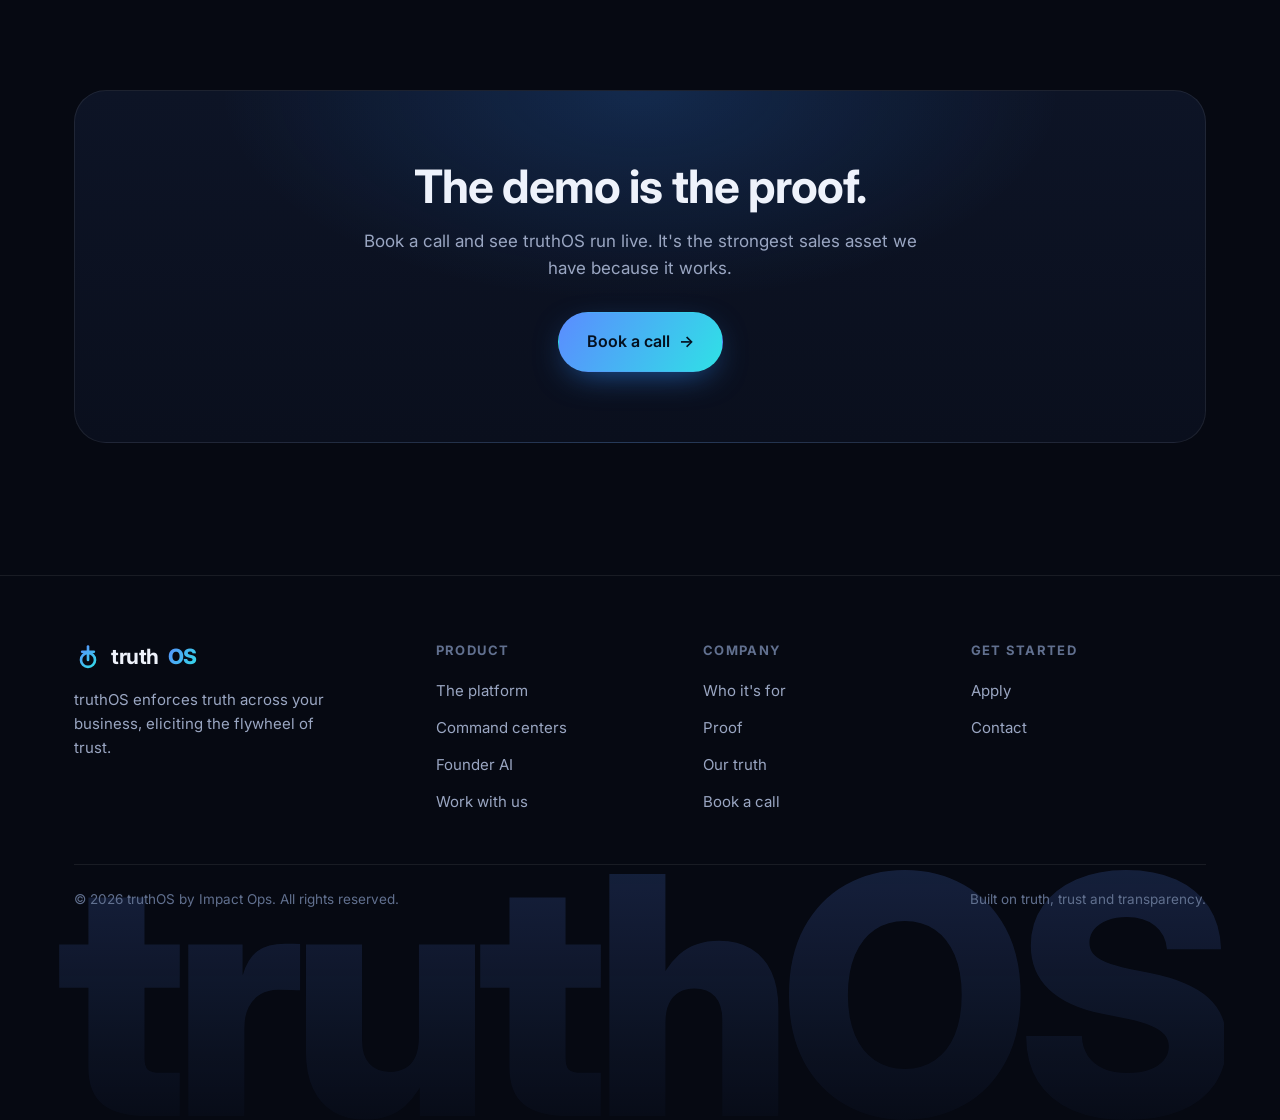
<file: website/preview/proof.html>
<!DOCTYPE html>
<html lang="en">
<head>
  <meta charset="UTF-8" />
  <meta name="viewport" content="width=device-width, initial-scale=1.0" />
  <title>Proof · truthOS</title>
  <meta name="description" content="truthOS is already running real operations in production. The demo sells the program. See the case studies and the transparency angle." />
  <link rel="preconnect" href="https://fonts.googleapis.com" />
  <link rel="preconnect" href="https://fonts.gstatic.com" crossorigin />
  <link href="https://fonts.googleapis.com/css2?family=Inter:wght@400;500;600;700;800&display=swap" rel="stylesheet" />
  <style>
/* ============================================================
   truthOS marketing site
   truthOS branding (dark navy + blue/cyan) on a Viktor-style
   structure: contained hero panel + overlapping product card,
   rounded cards, big gradient statement blocks, footer wordmark.
   ============================================================ */

/* ---------- Design tokens ---------- */
:root {
  /* Surfaces */
  --bg:        #060912;
  --bg-1:      #0a0f1d;
  --panel:     #0d1426;
  --panel-2:   #111a30;
  --panel-3:   #16213b;

  /* Lines */
  --line:      rgba(255, 255, 255, 0.08);
  --line-2:    rgba(255, 255, 255, 0.14);

  /* Text */
  --text:      #eef2fb;
  --muted:     #9aa6c2;
  --faint:     #61708f;

  /* truthOS blue */
  --blue:      #4f8cff;
  --cyan:      #2fe1e6;
  --grad:      linear-gradient(120deg, #5b8cff 0%, #2fe1e6 100%);
  --grad-soft: linear-gradient(120deg, rgba(91,140,255,0.16), rgba(47,225,230,0.10));
  --blue-glow: 0 0 0 1px rgba(91,140,255,0.30), 0 18px 60px -22px rgba(47,140,255,0.55);

  /* Status */
  --good:      #46d9a0;
  --warn:      #f5b452;
  --bad:       #ff6b7a;

  /* Geometry (Viktor-style rounded) */
  --r-sm: 12px;
  --r:    18px;
  --r-lg: 24px;
  --r-xl: 32px;

  --maxw: 1180px;
  --pad:  24px;

  --shadow:    0 40px 90px -40px rgba(0,0,0,0.8);
  --shadow-sm: 0 24px 60px -34px rgba(0,0,0,0.75);

  --font: "Inter", -apple-system, BlinkMacSystemFont, "Segoe UI", Roboto,
          Helvetica, Arial, sans-serif;
  --font-head: var(--font);
}

/* ---------- Reset ---------- */
*, *::before, *::after { box-sizing: border-box; margin: 0; padding: 0; }
html { scroll-behavior: smooth; -webkit-text-size-adjust: 100%; }
body {
  font-family: var(--font);
  background: var(--bg);
  color: var(--text);
  line-height: 1.6;
  font-size: 17px;
  -webkit-font-smoothing: antialiased;
  text-rendering: optimizeLegibility;
  overflow-x: hidden;
}
body::before {
  content: ""; position: fixed; inset: 0; z-index: -1; pointer-events: none;
  background:
    radial-gradient(900px 520px at 78% -8%, rgba(47,140,255,0.16), transparent 60%),
    radial-gradient(720px 460px at 6% 4%, rgba(47,225,230,0.08), transparent 60%);
}
a { color: inherit; text-decoration: none; }
img, svg { display: block; max-width: 100%; }
ul { list-style: none; }

/* ---------- Layout ---------- */
.wrap { width: 100%; max-width: var(--maxw); margin: 0 auto; padding: 0 var(--pad); }
section { position: relative; }
.section { padding: 92px 0; }
.section-sm { padding: 60px 0; }

.eyebrow {
  display: inline-flex; align-items: center; gap: 8px;
  font-size: 13px; font-weight: 600; letter-spacing: 0.14em;
  text-transform: uppercase; color: var(--cyan); margin-bottom: 18px;
}
.eyebrow::before { content: ""; width: 22px; height: 1px; background: var(--cyan); opacity: 0.7; }

h1, h2, h3, h4 { line-height: 1.1; font-weight: 700; letter-spacing: -0.02em; }
h1 { font-size: clamp(40px, 6vw, 66px); }
h2 { font-size: clamp(30px, 4vw, 46px); }
h3 { font-size: clamp(21px, 2.4vw, 26px); }

.lead { font-size: clamp(18px, 2vw, 21px); color: var(--muted); }
.muted { color: var(--muted); }
.faint { color: var(--faint); }
.center { text-align: center; }
.mx-auto { margin-left: auto; margin-right: auto; }
.maxw-680 { max-width: 680px; }
.maxw-760 { max-width: 760px; }
.gradient-text { background: var(--grad); -webkit-background-clip: text; background-clip: text; color: transparent; }
.section-head { max-width: 720px; margin-bottom: 52px; }
.section-head.center { margin-left: auto; margin-right: auto; }
.section-head p { margin-top: 16px; }

/* ---------- Buttons ---------- */
.btn {
  display: inline-flex; align-items: center; gap: 9px;
  font-size: 15px; font-weight: 600; padding: 13px 22px; border-radius: 999px;
  border: 1px solid transparent; cursor: pointer;
  transition: transform .16s ease, box-shadow .2s ease, background .2s ease, border-color .2s ease;
  white-space: nowrap;
}
.btn:active { transform: translateY(1px); }
.btn-primary { background: var(--grad); color: #04101f; box-shadow: 0 10px 34px -12px rgba(47,140,255,0.7); }
.btn-primary:hover { transform: translateY(-2px); box-shadow: 0 18px 44px -14px rgba(47,140,255,0.85); }
.btn-ghost { background: rgba(255,255,255,0.03); border-color: var(--line-2); color: var(--text); }
.btn-ghost:hover { background: rgba(255,255,255,0.07); border-color: var(--blue); }
.btn-lg { padding: 16px 28px; font-size: 16px; }
.btn .arrow { transition: transform .2s ease; }
.btn:hover .arrow { transform: translateX(3px); }

/* ---------- Navbar ---------- */
.nav {
  position: sticky; top: 0; z-index: 50;
  backdrop-filter: blur(14px); -webkit-backdrop-filter: blur(14px);
  background: rgba(6,9,18,0.66);
  border-bottom: 1px solid transparent;
  transition: border-color .25s ease, background .25s ease;
}
.nav.scrolled { border-bottom-color: var(--line); background: rgba(6,9,18,0.85); }
.nav-inner { height: 70px; display: flex; align-items: center; justify-content: space-between; gap: 24px; }
.brand { display: inline-flex; align-items: center; gap: 9px; font-weight: 700; font-size: 21px; letter-spacing: -0.02em; color: var(--text); }
.brand .dot { width: 22px; height: 22px; border-radius: 7px; background: var(--grad); box-shadow: 0 6px 18px -6px rgba(47,140,255,0.8); }
.brand-mark { width: 30px; height: 30px; display: block; flex: none; }
.footer .brand-mark { width: 28px; height: 28px; }
.brand b { font-weight: 800; }
.nav-links { display: flex; align-items: center; gap: 30px; }
.nav-links a { color: var(--muted); font-size: 15px; font-weight: 500; transition: color .15s ease; }
.nav-links a:hover, .nav-links a.active { color: var(--text); }
.nav-cta { display: flex; align-items: center; gap: 14px; }
.nav-toggle { display: none; background: none; border: 0; color: var(--text); cursor: pointer; padding: 8px; }
.nav-toggle svg { width: 26px; height: 26px; }

/* ---------- Hero (left-aligned truthOS hero) ---------- */
.hero { padding: 72px 0 48px; }
.hero h1 { max-width: 18ch; font-size: clamp(36px, 6.6vw, 84px); line-height: 1.04; }
.hero .lead { max-width: 56ch; margin-top: 22px; }
@media (min-width: 1280px) { .hero h1 { font-size: clamp(72px, 5.6vw, 92px); } }
.hero-cta { display: flex; flex-wrap: wrap; gap: 14px; margin-top: 34px; }
.hero-note { margin-top: 22px; display: flex; align-items: center; gap: 10px; flex-wrap: wrap; }

.pill {
  display: inline-flex; align-items: center; gap: 8px;
  font-size: 13px; font-weight: 600; padding: 7px 14px; border-radius: 999px;
  background: var(--grad-soft); border: 1px solid var(--line); color: var(--text);
}
.pill .led { width: 7px; height: 7px; border-radius: 50%; background: var(--good); box-shadow: 0 0 10px var(--good); }
/* red "warning" pill */
.pill-warning { border-color: rgba(255,107,122,0.55); background: rgba(255,107,122,0.09); color: #ffd6dc; box-shadow: 0 0 0 1px rgba(255,107,122,0.16), 0 0 24px -5px rgba(255,107,122,0.6); }
.pill-warning .warn-ico { width: 15px; height: 15px; color: var(--bad); flex: none; }
/* green-outlined "watch the platform" button */
.btn-watch { border-color: rgba(70,217,160,0.7); box-shadow: 0 0 0 1px rgba(70,217,160,0.22), 0 10px 30px -14px rgba(70,217,160,0.5); }
.btn-watch:hover { background: rgba(70,217,160,0.08); border-color: var(--good); box-shadow: 0 0 0 1px rgba(70,217,160,0.4), 0 14px 34px -14px rgba(70,217,160,0.7); }
.btn-watch svg { color: var(--good); }

/* hero bridge + AI role chip */
.hero-bridge { font-size: clamp(16px, 2vw, 20px); font-weight: 600; color: var(--muted); margin-top: 22px; display: flex; align-items: center; gap: 11px; flex-wrap: wrap; }
.role-chip {
  display: inline-flex; align-items: center; gap: 9px;
  padding: 9px 15px; border-radius: 13px;
  background: var(--grad-soft); border: 1px solid rgba(91,140,255,0.38);
  box-shadow: 0 0 0 1px rgba(91,140,255,0.06), 0 14px 34px -16px rgba(47,140,255,0.65);
  line-height: 1.15;
}
.role-chip .ai-spark { width: 16px; height: 16px; color: var(--cyan); flex: none; filter: drop-shadow(0 0 5px rgba(47,225,230,0.55)); }
.role-chip .rotator { display: inline-block; transition: opacity .25s ease; font-weight: 800; background: var(--grad); -webkit-background-clip: text; background-clip: text; color: transparent; }
a.role-chip { cursor: pointer; text-decoration: none; transition: transform .15s ease, border-color .2s ease, box-shadow .2s ease; }
a.role-chip:hover { transform: translateY(-1px); border-color: rgba(91,140,255,0.6); box-shadow: 0 0 0 1px rgba(91,140,255,0.12), 0 18px 40px -16px rgba(47,140,255,0.8); }
.role-chip .cursor-ico { width: 15px; height: 15px; flex: none; color: #fff; filter: drop-shadow(0 1px 2px rgba(0,0,0,0.6)); animation: cursornudge 1.7s ease-in-out infinite; }
a.role-chip:hover .cursor-ico { animation: none; transform: translate(1px, 1px); }
@keyframes cursornudge { 0%, 70%, 100% { transform: translate(0, 0); } 78% { transform: translate(1.5px, 1.5px) scale(0.9); } 86% { transform: translate(0, 0); } }

/* console overlap onto hero panel */
.hero-overlap { margin-top: -96px; position: relative; z-index: 5; }

/* ---------- Generic cards / grids ---------- */
.grid { display: grid; gap: 20px; }
.grid-2 { grid-template-columns: repeat(2, 1fr); }
.grid-3 { grid-template-columns: repeat(3, 1fr); }
.grid-4 { grid-template-columns: repeat(4, 1fr); }

.card {
  background: linear-gradient(180deg, var(--panel), var(--bg-1));
  border: 1px solid var(--line); border-radius: var(--r-lg); padding: 28px;
  transition: border-color .2s ease, transform .2s ease;
}
.card:hover { border-color: var(--line-2); transform: translateY(-3px); }
.card h3 { margin-bottom: 10px; }
.card p { color: var(--muted); font-size: 15.5px; }
.card .ico { width: 46px; height: 46px; border-radius: 13px; display: grid; place-items: center; background: var(--grad-soft); border: 1px solid var(--line); margin-bottom: 18px; color: var(--cyan); }
.card .ico svg { width: 22px; height: 22px; }
.card .num { font-size: 13px; font-weight: 700; color: var(--cyan); letter-spacing: 0.1em; }

/* ---------- Product mockups ---------- */
.mock { background: linear-gradient(180deg, var(--panel-2), var(--bg-1)); border: 1px solid var(--line-2); border-radius: var(--r-lg); overflow: hidden; box-shadow: var(--shadow), var(--blue-glow); }
.mock-bar { display: flex; align-items: center; gap: 10px; padding: 12px 16px; border-bottom: 1px solid var(--line); background: rgba(255,255,255,0.02); }
.mock-bar .dots { display: flex; gap: 7px; }
.mock-bar .dots i { width: 11px; height: 11px; border-radius: 50%; background: var(--panel-3); display: block; }
.mock-bar .title { font-size: 13px; color: var(--faint); margin-left: 6px; }
.mock-body { padding: 18px; }
.mock-grid { display: grid; grid-template-columns: 200px 1fr; gap: 16px; }
.mock-side { display: flex; flex-direction: column; gap: 7px; }
.mock-side .item { font-size: 13px; color: var(--muted); padding: 9px 12px; border-radius: 9px; display: flex; align-items: center; gap: 9px; }
.mock-side .item.on { background: var(--grad-soft); color: var(--text); border: 1px solid var(--line); }
.mock-side .item .d { width: 7px; height: 7px; border-radius: 2px; background: var(--blue); }

.stat-row { display: grid; grid-template-columns: repeat(3, 1fr); gap: 12px; margin-bottom: 14px; }
.stat-box { background: var(--panel); border: 1px solid var(--line); border-radius: 13px; padding: 14px; }
.stat-box .k { font-size: 12px; color: var(--faint); text-transform: uppercase; letter-spacing: 0.08em; }
.stat-box .v { font-size: 24px; font-weight: 700; margin-top: 6px; letter-spacing: -0.02em; }
.stat-box .v.up { color: var(--good); }
.stat-box .tiny { font-size: 12px; color: var(--muted); margin-top: 2px; }

.bars { display: flex; align-items: flex-end; gap: 8px; height: 92px; padding-top: 10px; }
.bars .b { flex: 1; background: var(--grad); border-radius: 5px 5px 0 0; opacity: 0.85; }

.feed { display: flex; flex-direction: column; gap: 10px; }
.feed .row { display: flex; align-items: center; gap: 12px; background: var(--panel); border: 1px solid var(--line); border-radius: 12px; padding: 11px 13px; font-size: 13.5px; }
.feed .row .badge { font-size: 11px; font-weight: 700; padding: 3px 8px; border-radius: 6px; background: var(--grad-soft); color: var(--cyan); border: 1px solid var(--line); }
.feed .row .badge.now { background: rgba(70,217,160,0.14); color: var(--good); }
.feed .row .grow { flex: 1; color: var(--muted); }

/* ---------- Interactive command-center console ---------- */
.console { background: linear-gradient(180deg, var(--panel-2), var(--bg-1)); border: 1px solid var(--line-2); border-radius: var(--r-lg); overflow: hidden; box-shadow: var(--shadow), var(--blue-glow); }
.console-bar { display: flex; align-items: center; gap: 10px; padding: 13px 16px; border-bottom: 1px solid var(--line); background: rgba(255,255,255,0.02); }
.console-bar .dots { display: flex; gap: 7px; }
.console-bar .dots i { width: 11px; height: 11px; border-radius: 50%; background: var(--panel-3); display: block; }
.console-bar .title { font-size: 13px; color: var(--faint); margin-left: 6px; }
.console-bar .live { margin-left: auto; display: inline-flex; align-items: center; gap: 7px; font-size: 12px; font-weight: 600; color: var(--good); }
.console-bar .live .led { width: 7px; height: 7px; border-radius: 50%; background: var(--good); box-shadow: 0 0 9px var(--good); }
.console-grid { display: grid; grid-template-columns: 214px 1fr; min-height: 430px; }
.console-side { border-right: 1px solid var(--line); padding: 14px; display: flex; flex-direction: column; gap: 5px; background: rgba(255,255,255,0.015); }
.console-side .cc-btn { display: flex; align-items: center; gap: 10px; width: 100%; text-align: left; font-family: inherit; font-size: 13.5px; font-weight: 500; color: var(--muted); background: transparent; border: 1px solid transparent; border-radius: 11px; padding: 10px 12px; cursor: pointer; transition: color .15s, background .15s, border-color .15s; }
.console-side .cc-btn:hover { color: var(--text); background: rgba(255,255,255,0.04); }
.console-side .cc-btn.active { color: var(--text); background: var(--grad-soft); border-color: var(--line); }
.console-side .cc-btn .gi { width: 18px; height: 18px; flex: none; color: var(--cyan); }
.console-main { padding: 20px; }
.cc-panel { display: none; }
.cc-panel.active { display: block; animation: ccfade .35s ease; }
@keyframes ccfade { from { opacity: 0; transform: translateY(8px); } to { opacity: 1; transform: none; } }
.cc-head { display: flex; align-items: flex-start; justify-content: space-between; gap: 14px; margin-bottom: 16px; }
.cc-head h4 { font-size: 18px; font-weight: 700; letter-spacing: -0.02em; }
.cc-head .sub { font-size: 13px; color: var(--faint); margin-top: 3px; }
.ai-chip { display: inline-flex; align-items: center; gap: 8px; font-size: 12px; font-weight: 500; color: var(--text); background: var(--grad-soft); border: 1px solid var(--line); padding: 9px 12px; border-radius: 13px; max-width: 300px; line-height: 1.35; }
.ai-chip .d { width: 7px; height: 7px; border-radius: 50%; background: var(--cyan); box-shadow: 0 0 8px var(--cyan); flex: none; }
.ai-chip b { color: var(--cyan); font-weight: 700; }
.console-ask { display: flex; align-items: center; gap: 10px; margin-top: 16px; border: 1px solid var(--line-2); border-radius: 13px; padding: 12px 14px; background: var(--bg-1); color: var(--faint); font-size: 13.5px; }
.console-ask svg { width: 16px; height: 16px; color: var(--cyan); flex: none; }
.console-ask .k { margin-left: auto; font-size: 11px; color: var(--faint); border: 1px solid var(--line); border-radius: 6px; padding: 2px 7px; }

/* ---------- Agentic layer demo (Tasklet-style) ---------- */
.agent-demo { background: linear-gradient(180deg, var(--panel-2), var(--bg-1)); border: 1px solid var(--line-2); border-radius: var(--r-lg); overflow: hidden; box-shadow: var(--shadow), var(--blue-glow); }
.agent-tabs { display: flex; flex-wrap: wrap; gap: 8px; padding: 16px; border-bottom: 1px solid var(--line); background: rgba(255,255,255,0.02); }
.agent-tab { font-family: inherit; font-size: 13px; font-weight: 600; color: var(--muted); background: rgba(255,255,255,0.03); border: 1px solid var(--line); border-radius: 999px; padding: 8px 14px; cursor: pointer; display: inline-flex; align-items: center; gap: 7px; transition: color .15s, background .15s, border-color .15s; }
.agent-tab:hover { color: var(--text); }
.agent-tab.active { color: var(--text); background: var(--grad-soft); border-color: rgba(91,140,255,0.4); }
.agent-body { padding: 22px; }
.agent-panel { display: none; }
.agent-panel.active { display: block; animation: ccfade .35s ease; }
.agent-prompt { background: var(--panel); border: 1px solid var(--line-2); border-radius: 14px; padding: 18px 20px; font-size: 16px; line-height: 1.75; color: var(--text); }
.app-chip { display: inline-flex; align-items: center; gap: 6px; font-size: 13px; font-weight: 600; padding: 3px 9px; border-radius: 8px; background: rgba(255,255,255,0.06); border: 1px solid var(--line); margin: 0 2px; white-space: nowrap; }
.app-chip .dotc { width: 9px; height: 9px; border-radius: 3px; flex: none; }
.agent-caret { display: inline-block; width: 2px; height: 1.05em; background: var(--cyan); box-shadow: 0 0 6px var(--cyan); vertical-align: text-bottom; margin-left: 1px; animation: blink 1.1s steps(1) infinite; }
@keyframes blink { 50% { opacity: 0; } }
.agent-steps { margin-top: 18px; display: flex; flex-direction: column; gap: 10px; }
.agent-step { display: flex; align-items: flex-start; gap: 12px; background: var(--panel); border: 1px solid var(--line); border-radius: 11px; padding: 12px 14px; font-size: 14px; color: var(--muted); }
.agent-step .n { flex: none; width: 22px; height: 22px; border-radius: 7px; background: var(--grad-soft); border: 1px solid var(--line); color: var(--cyan); font-size: 12px; font-weight: 700; display: grid; place-items: center; }
.agent-step b { color: var(--text); font-weight: 600; }
.agent-foot { display: flex; align-items: center; justify-content: space-between; gap: 14px; margin-top: 18px; flex-wrap: wrap; }
.agent-foot .note { font-size: 13px; color: var(--faint); display: inline-flex; align-items: center; gap: 8px; }
.agent-foot .note .led { width: 7px; height: 7px; border-radius: 50%; background: var(--good); box-shadow: 0 0 8px var(--good); }

/* ---------- Split ---------- */
.split { display: grid; grid-template-columns: 1.05fr 1fr; gap: 56px; align-items: center; }
.split.rev .split-text { order: 2; }
.split-text h2 { margin-bottom: 18px; }
.split-text p { color: var(--muted); margin-bottom: 14px; }
.checklist { margin-top: 22px; display: flex; flex-direction: column; gap: 12px; }
.checklist li { display: flex; gap: 12px; align-items: flex-start; font-size: 15.5px; color: var(--text); }
.checklist li .ck { flex: none; width: 23px; height: 23px; border-radius: 50%; background: var(--grad-soft); border: 1px solid var(--line); display: grid; place-items: center; color: var(--cyan); margin-top: 1px; }
.checklist li .ck svg { width: 13px; height: 13px; }

/* ---------- Command centers grid ---------- */
.cc-grid { display: grid; grid-template-columns: repeat(3, 1fr); gap: 18px; }
.cc { background: linear-gradient(180deg, var(--panel), var(--bg-1)); border: 1px solid var(--line); border-radius: var(--r-lg); padding: 24px; transition: border-color .2s, transform .2s; }
.cc:hover { border-color: var(--line-2); transform: translateY(-3px); }
.cc .ic { width: 42px; height: 42px; border-radius: 12px; background: var(--grad-soft); border: 1px solid var(--line); display: grid; place-items: center; color: var(--cyan); margin-bottom: 16px; }
.cc .ic svg { width: 20px; height: 20px; }
.cc h3 { font-size: 19px; margin-bottom: 8px; }
.cc p { font-size: 14.5px; color: var(--muted); }
/* mix in some white-backed cards to break up the grid */
.cc-grid .cc:nth-child(even) { background: #ffffff; border-color: transparent; box-shadow: 0 26px 60px -30px rgba(0,0,0,0.72); }
.cc-grid .cc:nth-child(even) h3 { color: #0d1426; }
.cc-grid .cc:nth-child(even) p { color: #4b5468; }
.cc-grid .cc:nth-child(even) .ic { background: var(--grad); border-color: transparent; color: #04101f; }

/* ---------- Statement / big quote ---------- */
.statement { border: 1px solid var(--line); border-radius: var(--r-xl); background: var(--grad-soft); padding: 58px 48px; text-align: center; }
.statement p { font-size: clamp(24px, 3.4vw, 38px); font-weight: 700; letter-spacing: -0.02em; line-height: 1.18; max-width: 20ch; margin: 0 auto; }
.statement.invert { background: #ffffff; border-color: transparent; box-shadow: 0 34px 80px -36px rgba(0,0,0,0.7); }
.statement.invert p { color: #0d1426; }

/* ---------- Light section (white band on the dark page) ---------- */
.section-light { background: #ffffff; }
.section-light h1, .section-light h2, .section-light h3, .section-light h4 { color: #0d1426; }
.section-light .lead, .section-light p { color: #4b5468; }
.section-light .eyebrow { color: #2f63e0; }
.section-light .eyebrow::before { background: #2f63e0; }
.section-light .quote { background: #ffffff; border-color: rgba(13,20,38,0.10); box-shadow: 0 20px 46px -26px rgba(20,25,60,0.28); }
.section-light .quote p { color: #0d1426; }
.section-light .quote .by { color: #5b6478; }
.section-light .btn-ghost { background: #ffffff; border-color: rgba(13,20,38,0.16); color: #0d1426; }
.section-light .btn-ghost:hover { border-color: #2f63e0; color: #2f63e0; }
.section-light .logos .logo { color: #0d1426; opacity: 1; }
.section-light .faint { color: #6b7488; }
/* founder quote on white partners band */
.founder-quote { display: flex; align-items: center; gap: 20px; justify-content: center; max-width: 780px; margin: 0 auto 34px; text-align: left; }
.founder-photo { width: 92px; height: 92px; border-radius: 50%; object-fit: cover; object-position: center 22%; flex: none; border: 2px solid rgba(13,20,38,0.08); box-shadow: 0 12px 30px -14px rgba(0,0,0,0.4); background: #e9ecf3; }
.founder-says { color: #0d1426; font-weight: 700; font-size: clamp(17px, 2vw, 21px); line-height: 1.4; }
@media (max-width: 560px) { .founder-quote { flex-direction: column; text-align: center; gap: 14px; } }

/* ---------- Logos strip ---------- */
.logos { display: flex; flex-wrap: wrap; align-items: center; justify-content: center; gap: 18px 40px; }
.logos .logo { font-size: 19px; font-weight: 700; letter-spacing: -0.01em; color: var(--muted); opacity: 0.85; display: inline-flex; align-items: center; gap: 9px; }
.logos .logo .mk { width: 16px; height: 16px; border-radius: 5px; background: var(--grad); opacity: 0.85; }

/* ---------- Role table ---------- */
.roles { display: grid; grid-template-columns: repeat(2, 1fr); gap: 14px; }
.role { display: flex; gap: 16px; align-items: flex-start; border: 1px solid var(--line); border-radius: var(--r); background: var(--panel); padding: 20px 22px; }
.role .tag { flex: none; font-size: 12px; font-weight: 700; letter-spacing: 0.06em; text-transform: uppercase; color: var(--cyan); background: var(--grad-soft); border: 1px solid var(--line); padding: 6px 10px; border-radius: 8px; min-width: 92px; text-align: center; }
.role p { font-size: 15px; color: var(--muted); }

/* ---------- Avatar blocks ---------- */
.avatar { border: 1px solid var(--line); border-radius: var(--r-lg); background: linear-gradient(180deg, var(--panel), var(--bg-1)); padding: 32px; }
.avatar h3 { margin-bottom: 6px; }
.avatar .who { font-size: 14px; color: var(--cyan); font-weight: 600; margin-bottom: 18px; }
.avatar .pp { font-size: 14px; color: var(--faint); text-transform: uppercase; letter-spacing: 0.08em; margin: 16px 0 6px; }
.avatar p { color: var(--muted); font-size: 15px; }
.avatar .answer { color: var(--text); }

/* ---------- Pricing / work-with-us ---------- */
.price-grid { display: grid; grid-template-columns: 1.1fr 1fr; gap: 22px; align-items: stretch; }
.price { border: 1px solid var(--line); border-radius: var(--r-xl); background: linear-gradient(180deg, var(--panel), var(--bg-1)); padding: 36px; display: flex; flex-direction: column; }
.price.feature { border-color: rgba(91,140,255,0.4); box-shadow: var(--blue-glow); }
.price .name { font-size: 14px; font-weight: 700; letter-spacing: 0.06em; text-transform: uppercase; color: var(--cyan); }
.price .amt { font-size: 40px; font-weight: 800; letter-spacing: -0.03em; margin: 14px 0 4px; }
.price .amt span { font-size: 17px; font-weight: 600; color: var(--muted); }
.price .sub { color: var(--muted); font-size: 15px; }
.price .divider { height: 1px; background: var(--line); margin: 24px 0; }
.price ul { display: flex; flex-direction: column; gap: 12px; margin-bottom: 28px; }
.price li { display: flex; gap: 11px; font-size: 15px; color: var(--text); }
.price li .ck { flex: none; color: var(--cyan); margin-top: 3px; }
.price li .ck svg { width: 15px; height: 15px; }
.price .btn { margin-top: auto; width: 100%; justify-content: center; }

.include { border: 1px solid var(--line); border-radius: var(--r-lg); background: var(--panel); padding: 28px 30px; }
.include-grid { display: grid; grid-template-columns: repeat(2, 1fr); gap: 12px 28px; }
.include-grid li { display: flex; gap: 10px; font-size: 15px; color: var(--muted); }
.include-grid li .ck { color: var(--cyan); flex: none; margin-top: 3px; }
.include-grid li .ck svg { width: 15px; height: 15px; }

/* ---------- Funnel steps ---------- */
.funnel { display: grid; grid-template-columns: repeat(4, 1fr); gap: 14px; }
.fstep { border: 1px solid var(--line); border-radius: var(--r); background: var(--panel); padding: 20px; }
.fstep .price-tag { font-size: 26px; font-weight: 800; color: var(--text); letter-spacing: -0.02em; }
.fstep .lbl { font-size: 14px; color: var(--muted); margin-top: 6px; }
.fstep .num { font-size: 13px; font-weight: 700; color: var(--cyan); letter-spacing: 0.1em; }

/* ---------- Guarantee band ---------- */
.guarantee { border: 1px solid rgba(70,217,160,0.3); border-radius: var(--r-xl); background: linear-gradient(120deg, rgba(70,217,160,0.10), rgba(47,225,230,0.06)); padding: 40px 44px; display: flex; gap: 28px; align-items: center; }
.guarantee .seal { flex: none; width: 76px; height: 76px; border-radius: 50%; border: 2px solid var(--good); display: grid; place-items: center; color: var(--good); }
.guarantee .seal svg { width: 34px; height: 34px; }
.guarantee h3 { margin-bottom: 8px; }
.guarantee p { color: var(--muted); }

/* ---------- Stat band ---------- */
.statband { display: grid; grid-template-columns: repeat(3, 1fr); gap: 24px; text-align: center; }
.statband .s .big { font-size: clamp(34px, 5vw, 52px); font-weight: 800; letter-spacing: -0.03em; }
.statband .s .lab { color: var(--muted); font-size: 15px; margin-top: 4px; }

/* ---------- Quote cards ---------- */
.quote { border: 1px solid var(--line); border-radius: var(--r-lg); background: var(--panel); padding: 28px; }
.quote p { font-size: 17px; color: var(--text); line-height: 1.5; }
.quote .by { margin-top: 18px; font-size: 14px; color: var(--muted); display: flex; align-items: center; gap: 10px; }
.quote .by .av { width: 34px; height: 34px; border-radius: 50%; background: var(--grad); opacity: 0.8; }

/* ---------- CTA band ---------- */
.cta-band { border: 1px solid var(--line); border-radius: var(--r-xl); background: radial-gradient(600px 300px at 50% 0%, rgba(47,140,255,0.18), transparent 70%), linear-gradient(180deg, var(--panel), var(--bg-1)); padding: 70px 40px; text-align: center; }
.cta-band h2 { max-width: 18ch; margin: 0 auto 16px; }
.cta-band p { color: var(--muted); max-width: 52ch; margin: 0 auto 30px; }
.cta-band.invert { background: #ffffff; border-color: transparent; box-shadow: 0 34px 80px -36px rgba(0,0,0,0.7); }
.cta-band.invert h2 { color: #0d1426; }
.cta-band.invert p { color: #4b5468; }
.cta-band.invert .eyebrow { color: #2f63e0; }
.cta-band.invert .eyebrow::before { background: #2f63e0; }

/* ---------- Forms ---------- */
.form { border: 1px solid var(--line); border-radius: var(--r-lg); background: var(--panel); padding: 32px; }
.field { margin-bottom: 18px; }
.field label { display: block; font-size: 14px; font-weight: 600; margin-bottom: 8px; }
.field input, .field select, .field textarea { width: 100%; font-family: inherit; font-size: 15px; color: var(--text); background: var(--bg-1); border: 1px solid var(--line-2); border-radius: 12px; padding: 13px 15px; transition: border-color .15s ease; }
.field input::placeholder, .field textarea::placeholder { color: var(--faint); }
.field input:focus, .field select:focus, .field textarea:focus { outline: none; border-color: var(--blue); }
.field textarea { resize: vertical; min-height: 110px; }
.form .row2 { display: grid; grid-template-columns: 1fr 1fr; gap: 18px; }

/* ---------- Footer ---------- */
.footer { border-top: 1px solid var(--line); padding: 64px 0 210px; margin-top: 40px; position: relative; overflow: hidden; }
.footer .wrap { position: relative; z-index: 1; }
.footer-top { display: grid; grid-template-columns: 1.4fr 1fr 1fr 1fr; gap: 32px; margin-bottom: 48px; }
.footer .brand { margin-bottom: 14px; }
.footer .blurb { color: var(--muted); font-size: 15px; max-width: 30ch; }
.footer h5 { font-size: 13px; text-transform: uppercase; letter-spacing: 0.1em; color: var(--faint); margin-bottom: 16px; }
.footer ul { display: flex; flex-direction: column; gap: 10px; }
.footer ul a { color: var(--muted); font-size: 15px; transition: color .15s; }
.footer ul a:hover { color: var(--text); }
.footer-bot { display: flex; justify-content: space-between; align-items: center; gap: 16px; border-top: 1px solid var(--line); padding-top: 24px; font-size: 13.5px; color: var(--faint); flex-wrap: wrap; }
/* giant faded wordmark watermark */
.footer::before {
  content: "truthOS";
  position: absolute; left: 50%; bottom: -42px; transform: translateX(-50%);
  font-weight: 800; font-size: clamp(120px, 26vw, 360px); line-height: 1;
  letter-spacing: -0.04em; white-space: nowrap;
  background: linear-gradient(180deg, rgba(91,140,255,0.20), rgba(47,225,230,0));
  -webkit-background-clip: text; background-clip: text; color: transparent;
  pointer-events: none; z-index: 0;
}

/* ---------- Reveal animation ---------- */
.reveal { opacity: 0; transform: translateY(18px); transition: opacity .6s ease, transform .6s ease; }
.reveal.in { opacity: 1; transform: none; }

/* ---------- Responsive ---------- */
@media (max-width: 980px) {
  .split { grid-template-columns: 1fr; gap: 36px; }
  .split.rev .split-text { order: 0; }
  .cc-grid, .grid-3 { grid-template-columns: repeat(2, 1fr); }
  .grid-4, .funnel { grid-template-columns: repeat(2, 1fr); }
  .price-grid { grid-template-columns: 1fr; }
  .footer-top { grid-template-columns: 1fr 1fr; }
  .statband { grid-template-columns: 1fr; gap: 32px; }
  .mock-grid { grid-template-columns: 1fr; }
  .mock-side { flex-direction: row; flex-wrap: wrap; }
}
@media (max-width: 720px) {
  body { font-size: 16px; }
  .section { padding: 64px 0; }
  .hero-panel { padding: 56px 22px 110px; }
  .nav-links { display: none; }
  .nav-links.open { display: flex; flex-direction: column; align-items: flex-start; gap: 4px; position: absolute; top: 70px; left: 0; right: 0; background: rgba(6,9,18,0.97); border-bottom: 1px solid var(--line); padding: 16px var(--pad) 22px; }
  .nav-links.open a { padding: 10px 0; width: 100%; font-size: 17px; }
  .nav-toggle { display: inline-flex; }
  .nav-cta .btn-ghost { display: none; }
  .grid-2, .grid-3, .grid-4, .cc-grid, .roles, .include-grid, .funnel { grid-template-columns: 1fr; }
  .statement { padding: 40px 24px; }
  .guarantee { flex-direction: column; text-align: center; }
  .form .row2 { grid-template-columns: 1fr; }
  .footer-top { grid-template-columns: 1fr 1fr; }
  .console-grid { grid-template-columns: 1fr; min-height: 0; }
  .console-side { flex-direction: row; overflow-x: auto; border-right: 0; border-bottom: 1px solid var(--line); }
  .console-side .cc-btn { white-space: nowrap; }
  .hero-overlap { margin-top: -70px; }
}

</style>
</head>
<body>

  <header class="nav">
    <div class="wrap nav-inner">
      <a class="brand" href="index.html"><svg class="brand-mark" xmlns="http://www.w3.org/2000/svg" viewBox="0 0 96 96" fill="none" role="img" aria-label="truthOS">
  <defs>
    <linearGradient id="tos-grad" x1="14" y1="12" x2="82" y2="84" gradientUnits="userSpaceOnUse">
      <stop stop-color="#5b8cff"/>
      <stop offset="1" stop-color="#2fe1e6"/>
    </linearGradient>
  </defs>
  <g stroke="url(#tos-grad)" stroke-width="9" stroke-linecap="round" stroke-linejoin="round">
    <circle cx="48" cy="58" r="24"/>
    <path d="M48 12 V58"/>
    <path d="M28 30 H68"/>
  </g>
</svg>truth<b class="gradient-text">OS</b></a>
      <nav class="nav-links">
        <a href="platform.html">The platform</a>
        <a href="who-its-for.html">Who it's for</a>
        <a href="proof.html" class="active">Proof</a>
        <a href="about.html">Our truth</a>
      </nav>
      <div class="nav-cta">
        <a class="btn btn-ghost" href="pricing.html">Work with us</a>
        <a class="btn btn-primary" href="book-a-call.html">Book a call</a>
        <button class="nav-toggle" aria-label="Menu"><svg viewBox="0 0 24 24" fill="none" stroke="currentColor" stroke-width="2"><path d="M3 6h18M3 12h18M3 18h18"/></svg></button>
      </div>
    </div>
  </header>

  <main>

    <section class="hero">
      <div class="wrap">
        <span class="eyebrow">Proof</span>
        <h1>Already running in production. Not vaporware.</h1>
        <p class="lead">The strongest proof point is simple: people see the demo and want it. The demo sells the program. And it's live, running real operations today.</p>
        <div class="hero-cta"><a class="btn btn-primary btn-lg" href="book-a-call.html">Book a call <span class="arrow">&rarr;</span></a></div>
      </div>
    </section>

    <!-- STAT BAND
         CONFIRM BEFORE PUBLISHING: exact figures and client naming permission
         are pending Jordan's sign-off (see brief section 11 and website/README.md).
         The Limitless 30k-to-175k-in-45-days result is "quote once confirmed." -->
    <section class="section-sm">
      <div class="wrap">
        <div class="statband">
          <div class="s reveal"><div class="big gradient-text">3</div><div class="lab">businesses running full operations on truthOS today</div></div>
          <div class="s reveal"><div class="big gradient-text">Live</div><div class="lab">launched on stage at AFA, the demo sold the room</div></div>
          <div class="s reveal"><div class="big gradient-text">In&nbsp;prod</div><div class="lab">real client rosters, real financial models, in production</div></div>
        </div>
      </div>
    </section>

    <!-- CASE STUDIES -->
    <section class="section">
      <div class="wrap">
        <div class="section-head"><span class="eyebrow">Case studies</span><h2>Real operations, in the open.</h2></div>
        <div class="grid" style="gap:22px">

          <div class="card reveal">
            <div class="grid grid-2" style="gap:28px; align-items:center">
              <div>
                <span class="num">Royalty Hero</span>
                <h3 style="margin-top:10px">The whole operation on truthOS.</h3>
                <p>Royalty Hero runs its entire operation on truthOS. A productized writing tool, CoAuthor, added a recurring revenue layer with no paid ads. The live financial model is the transparency proof: the same numbers the operator runs on are the ones the partner sees.</p>
              </div>
              <div class="mock">
                <div class="mock-bar"><span class="dots"><i></i><i></i><i></i></span><span class="title">Financial command center</span></div>
                <div class="mock-body">
                  <div class="stat-row">
                    <!-- CONFIRM: replace with verified figures + permission -->
                    <div class="stat-box"><div class="k">Recurring layer</div><div class="v up">Added</div><div class="tiny">CoAuthor, no paid ads</div></div>
                    <div class="stat-box"><div class="k">Operating model</div><div class="v">Live</div><div class="tiny">shared openly</div></div>
                    <div class="stat-box"><div class="k">Source of truth</div><div class="v up">1</div><div class="tiny">per number</div></div>
                  </div>
                  <div class="bars"><span class="b" style="height:48%"></span><span class="b" style="height:62%"></span><span class="b" style="height:55%"></span><span class="b" style="height:78%"></span><span class="b" style="height:84%"></span><span class="b" style="height:95%"></span></div>
                </div>
              </div>
            </div>
          </div>

          <div class="card reveal">
            <div class="grid grid-2" style="gap:28px; align-items:center">
              <div class="mock" style="order:0">
                <div class="mock-bar"><span class="dots"><i></i><i></i><i></i></span><span class="title">AFA &middot; Founder AI</span></div>
                <div class="mock-body">
                  <div class="feed">
                    <div class="row"><span class="badge now">Live</span><span class="grow">Launched on stage at the AFA event</span></div>
                    <div class="row"><span class="badge">Mastermind</span><span class="grow">Runs on truthOS</span></div>
                    <div class="row"><span class="badge">Members</span><span class="grow">Fewer one-on-ones, deeper ones</span></div>
                  </div>
                </div>
              </div>
              <div>
                <span class="num">AFA &middot; Eddie Malouf</span>
                <h3 style="margin-top:10px">The demo sold the room.</h3>
                <p>AFA launched live at the event and the demo sold the room. The mastermind now runs on truthOS, and Impact Ops is already on the third project with Eddie. Members say the AI changed the dynamic of the calls: fewer one-on-ones, but deeper ones.</p>
              </div>
            </div>
          </div>

          <div class="card reveal">
            <div class="grid grid-2" style="gap:28px; align-items:center">
              <div>
                <span class="num">Agency Operators</span>
                <h3 style="margin-top:10px">The full roster, one source of truth.</h3>
                <p>Agency Operators runs its full client roster on truthOS. The whole book of business in one view, every client's health visible, problems caught early instead of at month-end.</p>
              </div>
              <div class="mock">
                <div class="mock-bar"><span class="dots"><i></i><i></i><i></i></span><span class="title">Client success command center</span></div>
                <div class="mock-body">
                  <div class="feed">
                    <div class="row"><span class="badge now">Healthy</span><span class="grow">Full roster tracked in one view</span></div>
                    <div class="row"><span class="badge">Early flag</span><span class="grow">At-risk clients surfaced before churn</span></div>
                    <div class="row"><span class="badge">Wins</span><span class="grow">Turned into testimonials and referrals</span></div>
                  </div>
                </div>
              </div>
            </div>
          </div>

        </div>
      </div>
    </section>

    <!-- TRANSPARENCY -->
    <section class="section-sm">
      <div class="wrap">
        <div class="statement reveal">
          <p>The same numbers the operator runs on are the ones the partner sees.</p>
        </div>
      </div>
    </section>

    <!-- QUOTES -->
    <section class="section">
      <div class="wrap">
        <div class="section-head center mx-auto"><span class="eyebrow">In their words</span><h2>What changes when truth is enforced.</h2></div>
        <div class="grid grid-2">
          <div class="quote reveal"><p>"The AI changed the dynamic of our calls. We do fewer one-on-ones now, but the ones we do go far deeper."</p><div class="by"><span class="av"></span> AFA mastermind member</div></div>
          <div class="quote reveal"><p>"We stopped guessing. The whole roster is in one place, and we catch the slipping clients weeks before we used to."</p><div class="by"><span class="av"></span> Agency Operators</div></div>
        </div>
      </div>
    </section>

    <section class="section">
      <div class="wrap">
        <div class="cta-band reveal">
          <h2>The demo is the proof.</h2>
          <p>Book a call and see truthOS run live. It's the strongest sales asset we have because it works.</p>
          <a class="btn btn-primary btn-lg" href="book-a-call.html">Book a call <span class="arrow">&rarr;</span></a>
        </div>
      </div>
    </section>

  </main>

  <footer class="footer">
    <div class="wrap">
      <div class="footer-top">
        <div>
          <a class="brand" href="index.html"><svg class="brand-mark" xmlns="http://www.w3.org/2000/svg" viewBox="0 0 96 96" fill="none" role="img" aria-label="truthOS">
  <defs>
    <linearGradient id="tos-grad" x1="14" y1="12" x2="82" y2="84" gradientUnits="userSpaceOnUse">
      <stop stop-color="#5b8cff"/>
      <stop offset="1" stop-color="#2fe1e6"/>
    </linearGradient>
  </defs>
  <g stroke="url(#tos-grad)" stroke-width="9" stroke-linecap="round" stroke-linejoin="round">
    <circle cx="48" cy="58" r="24"/>
    <path d="M48 12 V58"/>
    <path d="M28 30 H68"/>
  </g>
</svg>truth<b class="gradient-text">OS</b></a>
          <p class="blurb">truthOS enforces truth across your business, eliciting the flywheel of trust.</p>
        </div>
        <div><h5>Product</h5><ul><li><a href="platform.html">The platform</a></li><li><a href="platform.html#command-centers">Command centers</a></li><li><a href="platform.html#founder-ai">Founder AI</a></li><li><a href="pricing.html">Work with us</a></li></ul></div>
        <div><h5>Company</h5><ul><li><a href="who-its-for.html">Who it's for</a></li><li><a href="proof.html">Proof</a></li><li><a href="about.html">Our truth</a></li><li><a href="book-a-call.html">Book a call</a></li></ul></div>
        <div><h5>Get started</h5><ul><li><a href="book-a-call.html">Apply</a></li><li><a href="mailto:hello@truthos.io">Contact</a></li></ul></div>
      </div>
      <div class="footer-bot">
        <span>&copy; <span data-year>2026</span> truthOS by Impact Ops. All rights reserved.</span>
        <span>Built on truth, trust and transparency.</span>
      </div>
    </div>
  </footer>

  <script>
/* truthOS marketing site — minimal interaction layer.
   Mobile nav, nav shadow on scroll, reveal-on-scroll, footer year. */
(function () {
  "use strict";

  // Sticky nav border on scroll
  var nav = document.querySelector(".nav");
  function onScroll() {
    if (!nav) return;
    nav.classList.toggle("scrolled", window.scrollY > 8);
  }
  window.addEventListener("scroll", onScroll, { passive: true });
  onScroll();

  // Mobile menu toggle
  var toggle = document.querySelector(".nav-toggle");
  var links = document.querySelector(".nav-links");
  if (toggle && links) {
    toggle.addEventListener("click", function () {
      links.classList.toggle("open");
    });
    links.addEventListener("click", function (e) {
      if (e.target.tagName === "A") links.classList.remove("open");
    });
  }

  // Reveal on scroll
  var revealEls = document.querySelectorAll(".reveal");
  if ("IntersectionObserver" in window && revealEls.length) {
    var io = new IntersectionObserver(function (entries) {
      entries.forEach(function (en) {
        if (en.isIntersecting) {
          en.target.classList.add("in");
          io.unobserve(en.target);
        }
      });
    }, { threshold: 0.12, rootMargin: "0px 0px -40px 0px" });
    revealEls.forEach(function (el) { io.observe(el); });
  } else {
    revealEls.forEach(function (el) { el.classList.add("in"); });
  }

  // Agentic layer demo: switch example agents
  document.querySelectorAll(".agent-demo").forEach(function (d) {
    var tabs = d.querySelectorAll(".agent-tab");
    var panels = d.querySelectorAll(".agent-panel");
    tabs.forEach(function (t) {
      t.addEventListener("click", function () {
        var k = t.getAttribute("data-agent");
        tabs.forEach(function (b) { b.classList.toggle("active", b === t); });
        panels.forEach(function (p) { p.classList.toggle("active", p.getAttribute("data-agent") === k); });
      });
    });
  });

  // Footer year
  var y = document.querySelector("[data-year]");
  if (y) y.textContent = new Date().getFullYear();

  // Hero role rotator: cycle the audience word with a soft fade
  document.querySelectorAll(".rotator").forEach(function (el) {
    var words = (el.getAttribute("data-words") || "").split(",").filter(Boolean);
    if (words.length < 2) return;
    var i = 0;
    setInterval(function () {
      el.style.opacity = "0";
      setTimeout(function () {
        i = (i + 1) % words.length;
        el.textContent = words[i];
        el.style.opacity = "1";
      }, 250);
    }, 2200);
  });

  // Interactive command-center console: click a center to switch the dashboard
  document.querySelectorAll(".console").forEach(function (con) {
    var btns = con.querySelectorAll(".cc-btn");
    var panels = con.querySelectorAll(".cc-panel");
    btns.forEach(function (btn) {
      btn.addEventListener("click", function () {
        var key = btn.getAttribute("data-cc");
        btns.forEach(function (b) { b.classList.toggle("active", b === btn); });
        panels.forEach(function (p) {
          p.classList.toggle("active", p.getAttribute("data-cc") === key);
        });
      });
    });
  });

  // Apply form: friendly no-backend handler
  var form = document.querySelector("form[data-apply]");
  if (form) {
    form.addEventListener("submit", function (e) {
      e.preventDefault();
      var done = form.querySelector("[data-apply-done]");
      form.querySelectorAll("input, select, textarea, button").forEach(function (el) {
        el.setAttribute("disabled", "true");
      });
      if (done) done.style.display = "flex";
    });
  }
})();

</script>
</body>
</html>
</file>
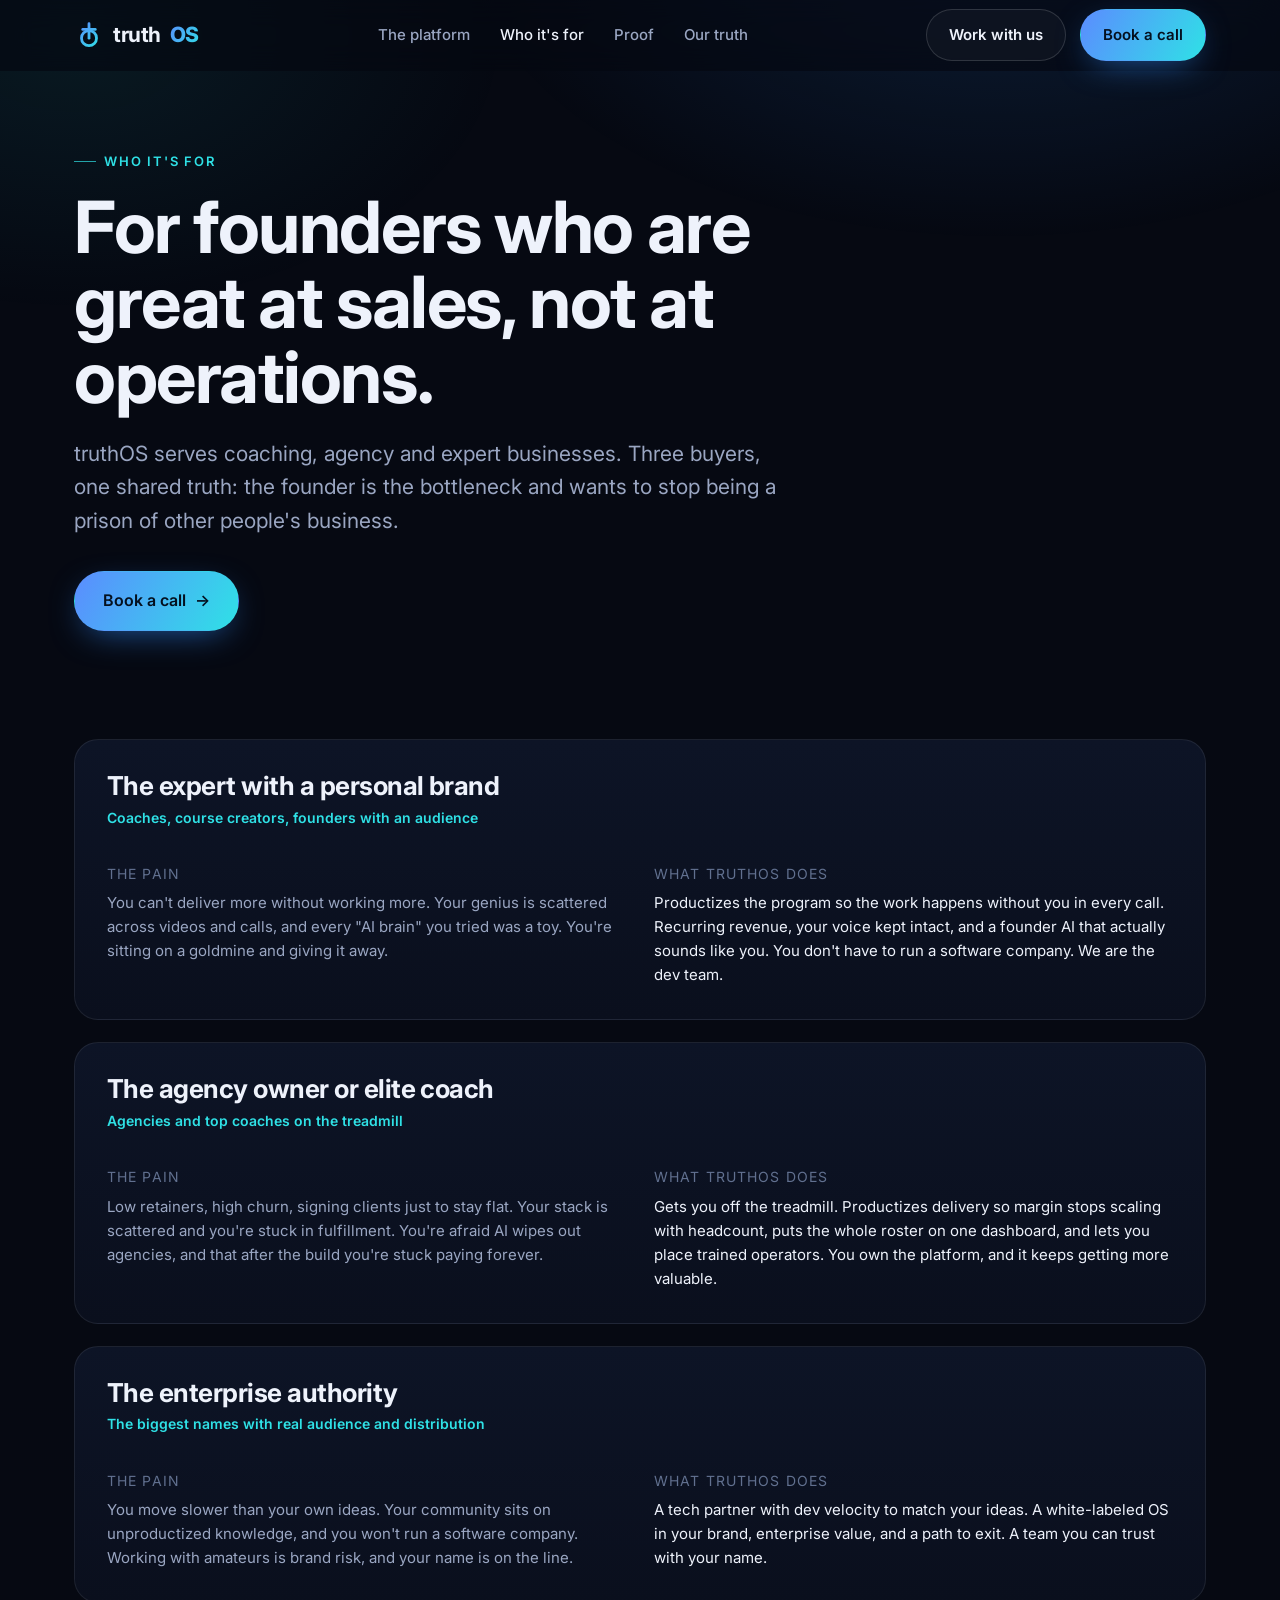
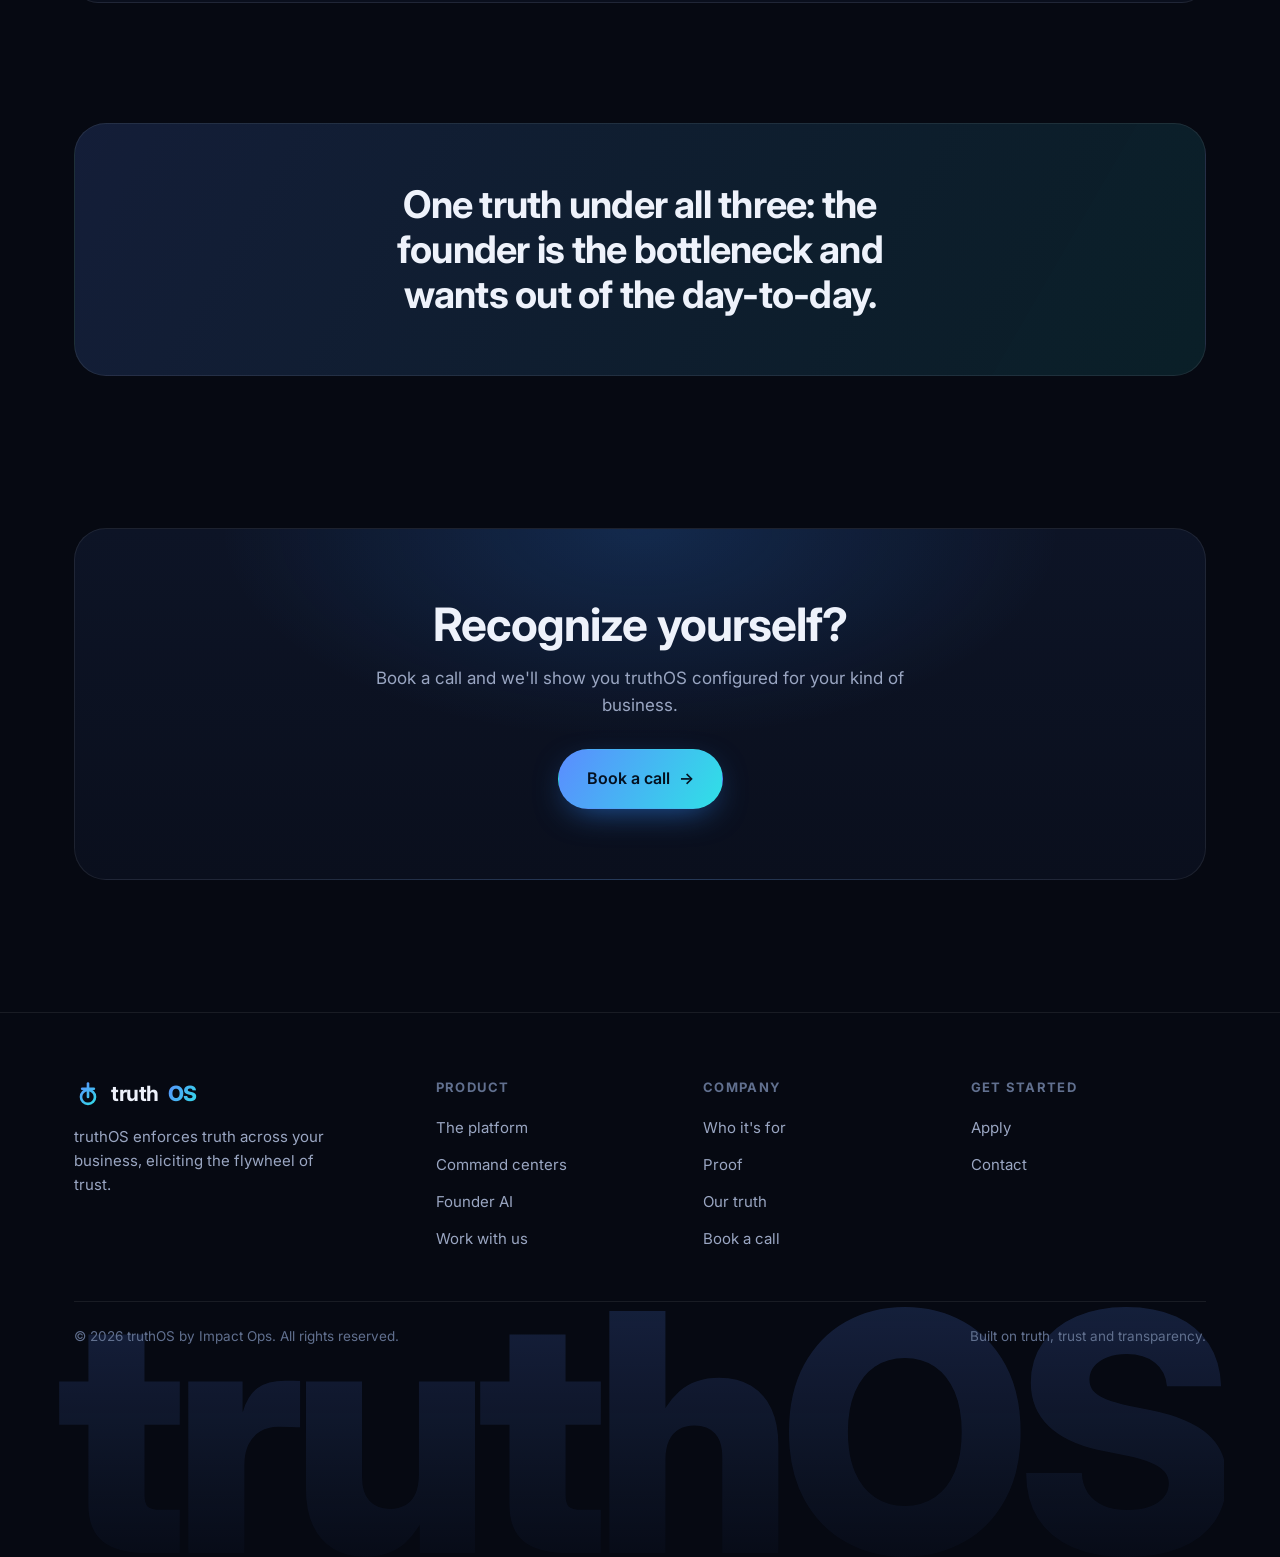
<file: website/preview/who-its-for.html>
<!DOCTYPE html>
<html lang="en">
<head>
  <meta charset="UTF-8" />
  <meta name="viewport" content="width=device-width, initial-scale=1.0" />
  <title>Who it's for · truthOS</title>
  <meta name="description" content="truthOS serves coaching, agency and expert businesses. Three buyer avatars, one shared truth: the founder is the bottleneck and wants out of the day-to-day." />
  <link rel="preconnect" href="https://fonts.googleapis.com" />
  <link rel="preconnect" href="https://fonts.gstatic.com" crossorigin />
  <link href="https://fonts.googleapis.com/css2?family=Inter:wght@400;500;600;700;800&display=swap" rel="stylesheet" />
  <style>
/* ============================================================
   truthOS marketing site
   truthOS branding (dark navy + blue/cyan) on a Viktor-style
   structure: contained hero panel + overlapping product card,
   rounded cards, big gradient statement blocks, footer wordmark.
   ============================================================ */

/* ---------- Design tokens ---------- */
:root {
  /* Surfaces */
  --bg:        #060912;
  --bg-1:      #0a0f1d;
  --panel:     #0d1426;
  --panel-2:   #111a30;
  --panel-3:   #16213b;

  /* Lines */
  --line:      rgba(255, 255, 255, 0.08);
  --line-2:    rgba(255, 255, 255, 0.14);

  /* Text */
  --text:      #eef2fb;
  --muted:     #9aa6c2;
  --faint:     #61708f;

  /* truthOS blue */
  --blue:      #4f8cff;
  --cyan:      #2fe1e6;
  --grad:      linear-gradient(120deg, #5b8cff 0%, #2fe1e6 100%);
  --grad-soft: linear-gradient(120deg, rgba(91,140,255,0.16), rgba(47,225,230,0.10));
  --blue-glow: 0 0 0 1px rgba(91,140,255,0.30), 0 18px 60px -22px rgba(47,140,255,0.55);

  /* Status */
  --good:      #46d9a0;
  --warn:      #f5b452;
  --bad:       #ff6b7a;

  /* Geometry (Viktor-style rounded) */
  --r-sm: 12px;
  --r:    18px;
  --r-lg: 24px;
  --r-xl: 32px;

  --maxw: 1180px;
  --pad:  24px;

  --shadow:    0 40px 90px -40px rgba(0,0,0,0.8);
  --shadow-sm: 0 24px 60px -34px rgba(0,0,0,0.75);

  --font: "Inter", -apple-system, BlinkMacSystemFont, "Segoe UI", Roboto,
          Helvetica, Arial, sans-serif;
  --font-head: var(--font);
}

/* ---------- Reset ---------- */
*, *::before, *::after { box-sizing: border-box; margin: 0; padding: 0; }
html { scroll-behavior: smooth; -webkit-text-size-adjust: 100%; }
body {
  font-family: var(--font);
  background: var(--bg);
  color: var(--text);
  line-height: 1.6;
  font-size: 17px;
  -webkit-font-smoothing: antialiased;
  text-rendering: optimizeLegibility;
  overflow-x: hidden;
}
body::before {
  content: ""; position: fixed; inset: 0; z-index: -1; pointer-events: none;
  background:
    radial-gradient(900px 520px at 78% -8%, rgba(47,140,255,0.16), transparent 60%),
    radial-gradient(720px 460px at 6% 4%, rgba(47,225,230,0.08), transparent 60%);
}
a { color: inherit; text-decoration: none; }
img, svg { display: block; max-width: 100%; }
ul { list-style: none; }

/* ---------- Layout ---------- */
.wrap { width: 100%; max-width: var(--maxw); margin: 0 auto; padding: 0 var(--pad); }
section { position: relative; }
.section { padding: 92px 0; }
.section-sm { padding: 60px 0; }

.eyebrow {
  display: inline-flex; align-items: center; gap: 8px;
  font-size: 13px; font-weight: 600; letter-spacing: 0.14em;
  text-transform: uppercase; color: var(--cyan); margin-bottom: 18px;
}
.eyebrow::before { content: ""; width: 22px; height: 1px; background: var(--cyan); opacity: 0.7; }

h1, h2, h3, h4 { line-height: 1.1; font-weight: 700; letter-spacing: -0.02em; }
h1 { font-size: clamp(40px, 6vw, 66px); }
h2 { font-size: clamp(30px, 4vw, 46px); }
h3 { font-size: clamp(21px, 2.4vw, 26px); }

.lead { font-size: clamp(18px, 2vw, 21px); color: var(--muted); }
.muted { color: var(--muted); }
.faint { color: var(--faint); }
.center { text-align: center; }
.mx-auto { margin-left: auto; margin-right: auto; }
.maxw-680 { max-width: 680px; }
.maxw-760 { max-width: 760px; }
.gradient-text { background: var(--grad); -webkit-background-clip: text; background-clip: text; color: transparent; }
.section-head { max-width: 720px; margin-bottom: 52px; }
.section-head.center { margin-left: auto; margin-right: auto; }
.section-head p { margin-top: 16px; }

/* ---------- Buttons ---------- */
.btn {
  display: inline-flex; align-items: center; gap: 9px;
  font-size: 15px; font-weight: 600; padding: 13px 22px; border-radius: 999px;
  border: 1px solid transparent; cursor: pointer;
  transition: transform .16s ease, box-shadow .2s ease, background .2s ease, border-color .2s ease;
  white-space: nowrap;
}
.btn:active { transform: translateY(1px); }
.btn-primary { background: var(--grad); color: #04101f; box-shadow: 0 10px 34px -12px rgba(47,140,255,0.7); }
.btn-primary:hover { transform: translateY(-2px); box-shadow: 0 18px 44px -14px rgba(47,140,255,0.85); }
.btn-ghost { background: rgba(255,255,255,0.03); border-color: var(--line-2); color: var(--text); }
.btn-ghost:hover { background: rgba(255,255,255,0.07); border-color: var(--blue); }
.btn-lg { padding: 16px 28px; font-size: 16px; }
.btn .arrow { transition: transform .2s ease; }
.btn:hover .arrow { transform: translateX(3px); }

/* ---------- Navbar ---------- */
.nav {
  position: sticky; top: 0; z-index: 50;
  backdrop-filter: blur(14px); -webkit-backdrop-filter: blur(14px);
  background: rgba(6,9,18,0.66);
  border-bottom: 1px solid transparent;
  transition: border-color .25s ease, background .25s ease;
}
.nav.scrolled { border-bottom-color: var(--line); background: rgba(6,9,18,0.85); }
.nav-inner { height: 70px; display: flex; align-items: center; justify-content: space-between; gap: 24px; }
.brand { display: inline-flex; align-items: center; gap: 9px; font-weight: 700; font-size: 21px; letter-spacing: -0.02em; color: var(--text); }
.brand .dot { width: 22px; height: 22px; border-radius: 7px; background: var(--grad); box-shadow: 0 6px 18px -6px rgba(47,140,255,0.8); }
.brand-mark { width: 30px; height: 30px; display: block; flex: none; }
.footer .brand-mark { width: 28px; height: 28px; }
.brand b { font-weight: 800; }
.nav-links { display: flex; align-items: center; gap: 30px; }
.nav-links a { color: var(--muted); font-size: 15px; font-weight: 500; transition: color .15s ease; }
.nav-links a:hover, .nav-links a.active { color: var(--text); }
.nav-cta { display: flex; align-items: center; gap: 14px; }
.nav-toggle { display: none; background: none; border: 0; color: var(--text); cursor: pointer; padding: 8px; }
.nav-toggle svg { width: 26px; height: 26px; }

/* ---------- Hero (left-aligned truthOS hero) ---------- */
.hero { padding: 72px 0 48px; }
.hero h1 { max-width: 18ch; font-size: clamp(36px, 6.6vw, 84px); line-height: 1.04; }
.hero .lead { max-width: 56ch; margin-top: 22px; }
@media (min-width: 1280px) { .hero h1 { font-size: clamp(72px, 5.6vw, 92px); } }
.hero-cta { display: flex; flex-wrap: wrap; gap: 14px; margin-top: 34px; }
.hero-note { margin-top: 22px; display: flex; align-items: center; gap: 10px; flex-wrap: wrap; }

.pill {
  display: inline-flex; align-items: center; gap: 8px;
  font-size: 13px; font-weight: 600; padding: 7px 14px; border-radius: 999px;
  background: var(--grad-soft); border: 1px solid var(--line); color: var(--text);
}
.pill .led { width: 7px; height: 7px; border-radius: 50%; background: var(--good); box-shadow: 0 0 10px var(--good); }
/* red "warning" pill */
.pill-warning { border-color: rgba(255,107,122,0.55); background: rgba(255,107,122,0.09); color: #ffd6dc; box-shadow: 0 0 0 1px rgba(255,107,122,0.16), 0 0 24px -5px rgba(255,107,122,0.6); }
.pill-warning .warn-ico { width: 15px; height: 15px; color: var(--bad); flex: none; }
/* green-outlined "watch the platform" button */
.btn-watch { border-color: rgba(70,217,160,0.7); box-shadow: 0 0 0 1px rgba(70,217,160,0.22), 0 10px 30px -14px rgba(70,217,160,0.5); }
.btn-watch:hover { background: rgba(70,217,160,0.08); border-color: var(--good); box-shadow: 0 0 0 1px rgba(70,217,160,0.4), 0 14px 34px -14px rgba(70,217,160,0.7); }
.btn-watch svg { color: var(--good); }

/* hero bridge + AI role chip */
.hero-bridge { font-size: clamp(16px, 2vw, 20px); font-weight: 600; color: var(--muted); margin-top: 22px; display: flex; align-items: center; gap: 11px; flex-wrap: wrap; }
.role-chip {
  display: inline-flex; align-items: center; gap: 9px;
  padding: 9px 15px; border-radius: 13px;
  background: var(--grad-soft); border: 1px solid rgba(91,140,255,0.38);
  box-shadow: 0 0 0 1px rgba(91,140,255,0.06), 0 14px 34px -16px rgba(47,140,255,0.65);
  line-height: 1.15;
}
.role-chip .ai-spark { width: 16px; height: 16px; color: var(--cyan); flex: none; filter: drop-shadow(0 0 5px rgba(47,225,230,0.55)); }
.role-chip .rotator { display: inline-block; transition: opacity .25s ease; font-weight: 800; background: var(--grad); -webkit-background-clip: text; background-clip: text; color: transparent; }
a.role-chip { cursor: pointer; text-decoration: none; transition: transform .15s ease, border-color .2s ease, box-shadow .2s ease; }
a.role-chip:hover { transform: translateY(-1px); border-color: rgba(91,140,255,0.6); box-shadow: 0 0 0 1px rgba(91,140,255,0.12), 0 18px 40px -16px rgba(47,140,255,0.8); }
.role-chip .cursor-ico { width: 15px; height: 15px; flex: none; color: #fff; filter: drop-shadow(0 1px 2px rgba(0,0,0,0.6)); animation: cursornudge 1.7s ease-in-out infinite; }
a.role-chip:hover .cursor-ico { animation: none; transform: translate(1px, 1px); }
@keyframes cursornudge { 0%, 70%, 100% { transform: translate(0, 0); } 78% { transform: translate(1.5px, 1.5px) scale(0.9); } 86% { transform: translate(0, 0); } }

/* console overlap onto hero panel */
.hero-overlap { margin-top: -96px; position: relative; z-index: 5; }

/* ---------- Generic cards / grids ---------- */
.grid { display: grid; gap: 20px; }
.grid-2 { grid-template-columns: repeat(2, 1fr); }
.grid-3 { grid-template-columns: repeat(3, 1fr); }
.grid-4 { grid-template-columns: repeat(4, 1fr); }

.card {
  background: linear-gradient(180deg, var(--panel), var(--bg-1));
  border: 1px solid var(--line); border-radius: var(--r-lg); padding: 28px;
  transition: border-color .2s ease, transform .2s ease;
}
.card:hover { border-color: var(--line-2); transform: translateY(-3px); }
.card h3 { margin-bottom: 10px; }
.card p { color: var(--muted); font-size: 15.5px; }
.card .ico { width: 46px; height: 46px; border-radius: 13px; display: grid; place-items: center; background: var(--grad-soft); border: 1px solid var(--line); margin-bottom: 18px; color: var(--cyan); }
.card .ico svg { width: 22px; height: 22px; }
.card .num { font-size: 13px; font-weight: 700; color: var(--cyan); letter-spacing: 0.1em; }

/* ---------- Product mockups ---------- */
.mock { background: linear-gradient(180deg, var(--panel-2), var(--bg-1)); border: 1px solid var(--line-2); border-radius: var(--r-lg); overflow: hidden; box-shadow: var(--shadow), var(--blue-glow); }
.mock-bar { display: flex; align-items: center; gap: 10px; padding: 12px 16px; border-bottom: 1px solid var(--line); background: rgba(255,255,255,0.02); }
.mock-bar .dots { display: flex; gap: 7px; }
.mock-bar .dots i { width: 11px; height: 11px; border-radius: 50%; background: var(--panel-3); display: block; }
.mock-bar .title { font-size: 13px; color: var(--faint); margin-left: 6px; }
.mock-body { padding: 18px; }
.mock-grid { display: grid; grid-template-columns: 200px 1fr; gap: 16px; }
.mock-side { display: flex; flex-direction: column; gap: 7px; }
.mock-side .item { font-size: 13px; color: var(--muted); padding: 9px 12px; border-radius: 9px; display: flex; align-items: center; gap: 9px; }
.mock-side .item.on { background: var(--grad-soft); color: var(--text); border: 1px solid var(--line); }
.mock-side .item .d { width: 7px; height: 7px; border-radius: 2px; background: var(--blue); }

.stat-row { display: grid; grid-template-columns: repeat(3, 1fr); gap: 12px; margin-bottom: 14px; }
.stat-box { background: var(--panel); border: 1px solid var(--line); border-radius: 13px; padding: 14px; }
.stat-box .k { font-size: 12px; color: var(--faint); text-transform: uppercase; letter-spacing: 0.08em; }
.stat-box .v { font-size: 24px; font-weight: 700; margin-top: 6px; letter-spacing: -0.02em; }
.stat-box .v.up { color: var(--good); }
.stat-box .tiny { font-size: 12px; color: var(--muted); margin-top: 2px; }

.bars { display: flex; align-items: flex-end; gap: 8px; height: 92px; padding-top: 10px; }
.bars .b { flex: 1; background: var(--grad); border-radius: 5px 5px 0 0; opacity: 0.85; }

.feed { display: flex; flex-direction: column; gap: 10px; }
.feed .row { display: flex; align-items: center; gap: 12px; background: var(--panel); border: 1px solid var(--line); border-radius: 12px; padding: 11px 13px; font-size: 13.5px; }
.feed .row .badge { font-size: 11px; font-weight: 700; padding: 3px 8px; border-radius: 6px; background: var(--grad-soft); color: var(--cyan); border: 1px solid var(--line); }
.feed .row .badge.now { background: rgba(70,217,160,0.14); color: var(--good); }
.feed .row .grow { flex: 1; color: var(--muted); }

/* ---------- Interactive command-center console ---------- */
.console { background: linear-gradient(180deg, var(--panel-2), var(--bg-1)); border: 1px solid var(--line-2); border-radius: var(--r-lg); overflow: hidden; box-shadow: var(--shadow), var(--blue-glow); }
.console-bar { display: flex; align-items: center; gap: 10px; padding: 13px 16px; border-bottom: 1px solid var(--line); background: rgba(255,255,255,0.02); }
.console-bar .dots { display: flex; gap: 7px; }
.console-bar .dots i { width: 11px; height: 11px; border-radius: 50%; background: var(--panel-3); display: block; }
.console-bar .title { font-size: 13px; color: var(--faint); margin-left: 6px; }
.console-bar .live { margin-left: auto; display: inline-flex; align-items: center; gap: 7px; font-size: 12px; font-weight: 600; color: var(--good); }
.console-bar .live .led { width: 7px; height: 7px; border-radius: 50%; background: var(--good); box-shadow: 0 0 9px var(--good); }
.console-grid { display: grid; grid-template-columns: 214px 1fr; min-height: 430px; }
.console-side { border-right: 1px solid var(--line); padding: 14px; display: flex; flex-direction: column; gap: 5px; background: rgba(255,255,255,0.015); }
.console-side .cc-btn { display: flex; align-items: center; gap: 10px; width: 100%; text-align: left; font-family: inherit; font-size: 13.5px; font-weight: 500; color: var(--muted); background: transparent; border: 1px solid transparent; border-radius: 11px; padding: 10px 12px; cursor: pointer; transition: color .15s, background .15s, border-color .15s; }
.console-side .cc-btn:hover { color: var(--text); background: rgba(255,255,255,0.04); }
.console-side .cc-btn.active { color: var(--text); background: var(--grad-soft); border-color: var(--line); }
.console-side .cc-btn .gi { width: 18px; height: 18px; flex: none; color: var(--cyan); }
.console-main { padding: 20px; }
.cc-panel { display: none; }
.cc-panel.active { display: block; animation: ccfade .35s ease; }
@keyframes ccfade { from { opacity: 0; transform: translateY(8px); } to { opacity: 1; transform: none; } }
.cc-head { display: flex; align-items: flex-start; justify-content: space-between; gap: 14px; margin-bottom: 16px; }
.cc-head h4 { font-size: 18px; font-weight: 700; letter-spacing: -0.02em; }
.cc-head .sub { font-size: 13px; color: var(--faint); margin-top: 3px; }
.ai-chip { display: inline-flex; align-items: center; gap: 8px; font-size: 12px; font-weight: 500; color: var(--text); background: var(--grad-soft); border: 1px solid var(--line); padding: 9px 12px; border-radius: 13px; max-width: 300px; line-height: 1.35; }
.ai-chip .d { width: 7px; height: 7px; border-radius: 50%; background: var(--cyan); box-shadow: 0 0 8px var(--cyan); flex: none; }
.ai-chip b { color: var(--cyan); font-weight: 700; }
.console-ask { display: flex; align-items: center; gap: 10px; margin-top: 16px; border: 1px solid var(--line-2); border-radius: 13px; padding: 12px 14px; background: var(--bg-1); color: var(--faint); font-size: 13.5px; }
.console-ask svg { width: 16px; height: 16px; color: var(--cyan); flex: none; }
.console-ask .k { margin-left: auto; font-size: 11px; color: var(--faint); border: 1px solid var(--line); border-radius: 6px; padding: 2px 7px; }

/* ---------- Agentic layer demo (Tasklet-style) ---------- */
.agent-demo { background: linear-gradient(180deg, var(--panel-2), var(--bg-1)); border: 1px solid var(--line-2); border-radius: var(--r-lg); overflow: hidden; box-shadow: var(--shadow), var(--blue-glow); }
.agent-tabs { display: flex; flex-wrap: wrap; gap: 8px; padding: 16px; border-bottom: 1px solid var(--line); background: rgba(255,255,255,0.02); }
.agent-tab { font-family: inherit; font-size: 13px; font-weight: 600; color: var(--muted); background: rgba(255,255,255,0.03); border: 1px solid var(--line); border-radius: 999px; padding: 8px 14px; cursor: pointer; display: inline-flex; align-items: center; gap: 7px; transition: color .15s, background .15s, border-color .15s; }
.agent-tab:hover { color: var(--text); }
.agent-tab.active { color: var(--text); background: var(--grad-soft); border-color: rgba(91,140,255,0.4); }
.agent-body { padding: 22px; }
.agent-panel { display: none; }
.agent-panel.active { display: block; animation: ccfade .35s ease; }
.agent-prompt { background: var(--panel); border: 1px solid var(--line-2); border-radius: 14px; padding: 18px 20px; font-size: 16px; line-height: 1.75; color: var(--text); }
.app-chip { display: inline-flex; align-items: center; gap: 6px; font-size: 13px; font-weight: 600; padding: 3px 9px; border-radius: 8px; background: rgba(255,255,255,0.06); border: 1px solid var(--line); margin: 0 2px; white-space: nowrap; }
.app-chip .dotc { width: 9px; height: 9px; border-radius: 3px; flex: none; }
.agent-caret { display: inline-block; width: 2px; height: 1.05em; background: var(--cyan); box-shadow: 0 0 6px var(--cyan); vertical-align: text-bottom; margin-left: 1px; animation: blink 1.1s steps(1) infinite; }
@keyframes blink { 50% { opacity: 0; } }
.agent-steps { margin-top: 18px; display: flex; flex-direction: column; gap: 10px; }
.agent-step { display: flex; align-items: flex-start; gap: 12px; background: var(--panel); border: 1px solid var(--line); border-radius: 11px; padding: 12px 14px; font-size: 14px; color: var(--muted); }
.agent-step .n { flex: none; width: 22px; height: 22px; border-radius: 7px; background: var(--grad-soft); border: 1px solid var(--line); color: var(--cyan); font-size: 12px; font-weight: 700; display: grid; place-items: center; }
.agent-step b { color: var(--text); font-weight: 600; }
.agent-foot { display: flex; align-items: center; justify-content: space-between; gap: 14px; margin-top: 18px; flex-wrap: wrap; }
.agent-foot .note { font-size: 13px; color: var(--faint); display: inline-flex; align-items: center; gap: 8px; }
.agent-foot .note .led { width: 7px; height: 7px; border-radius: 50%; background: var(--good); box-shadow: 0 0 8px var(--good); }

/* ---------- Split ---------- */
.split { display: grid; grid-template-columns: 1.05fr 1fr; gap: 56px; align-items: center; }
.split.rev .split-text { order: 2; }
.split-text h2 { margin-bottom: 18px; }
.split-text p { color: var(--muted); margin-bottom: 14px; }
.checklist { margin-top: 22px; display: flex; flex-direction: column; gap: 12px; }
.checklist li { display: flex; gap: 12px; align-items: flex-start; font-size: 15.5px; color: var(--text); }
.checklist li .ck { flex: none; width: 23px; height: 23px; border-radius: 50%; background: var(--grad-soft); border: 1px solid var(--line); display: grid; place-items: center; color: var(--cyan); margin-top: 1px; }
.checklist li .ck svg { width: 13px; height: 13px; }

/* ---------- Command centers grid ---------- */
.cc-grid { display: grid; grid-template-columns: repeat(3, 1fr); gap: 18px; }
.cc { background: linear-gradient(180deg, var(--panel), var(--bg-1)); border: 1px solid var(--line); border-radius: var(--r-lg); padding: 24px; transition: border-color .2s, transform .2s; }
.cc:hover { border-color: var(--line-2); transform: translateY(-3px); }
.cc .ic { width: 42px; height: 42px; border-radius: 12px; background: var(--grad-soft); border: 1px solid var(--line); display: grid; place-items: center; color: var(--cyan); margin-bottom: 16px; }
.cc .ic svg { width: 20px; height: 20px; }
.cc h3 { font-size: 19px; margin-bottom: 8px; }
.cc p { font-size: 14.5px; color: var(--muted); }
/* mix in some white-backed cards to break up the grid */
.cc-grid .cc:nth-child(even) { background: #ffffff; border-color: transparent; box-shadow: 0 26px 60px -30px rgba(0,0,0,0.72); }
.cc-grid .cc:nth-child(even) h3 { color: #0d1426; }
.cc-grid .cc:nth-child(even) p { color: #4b5468; }
.cc-grid .cc:nth-child(even) .ic { background: var(--grad); border-color: transparent; color: #04101f; }

/* ---------- Statement / big quote ---------- */
.statement { border: 1px solid var(--line); border-radius: var(--r-xl); background: var(--grad-soft); padding: 58px 48px; text-align: center; }
.statement p { font-size: clamp(24px, 3.4vw, 38px); font-weight: 700; letter-spacing: -0.02em; line-height: 1.18; max-width: 20ch; margin: 0 auto; }
.statement.invert { background: #ffffff; border-color: transparent; box-shadow: 0 34px 80px -36px rgba(0,0,0,0.7); }
.statement.invert p { color: #0d1426; }

/* ---------- Light section (white band on the dark page) ---------- */
.section-light { background: #ffffff; }
.section-light h1, .section-light h2, .section-light h3, .section-light h4 { color: #0d1426; }
.section-light .lead, .section-light p { color: #4b5468; }
.section-light .eyebrow { color: #2f63e0; }
.section-light .eyebrow::before { background: #2f63e0; }
.section-light .quote { background: #ffffff; border-color: rgba(13,20,38,0.10); box-shadow: 0 20px 46px -26px rgba(20,25,60,0.28); }
.section-light .quote p { color: #0d1426; }
.section-light .quote .by { color: #5b6478; }
.section-light .btn-ghost { background: #ffffff; border-color: rgba(13,20,38,0.16); color: #0d1426; }
.section-light .btn-ghost:hover { border-color: #2f63e0; color: #2f63e0; }
.section-light .logos .logo { color: #0d1426; opacity: 1; }
.section-light .faint { color: #6b7488; }
/* founder quote on white partners band */
.founder-quote { display: flex; align-items: center; gap: 20px; justify-content: center; max-width: 780px; margin: 0 auto 34px; text-align: left; }
.founder-photo { width: 92px; height: 92px; border-radius: 50%; object-fit: cover; object-position: center 22%; flex: none; border: 2px solid rgba(13,20,38,0.08); box-shadow: 0 12px 30px -14px rgba(0,0,0,0.4); background: #e9ecf3; }
.founder-says { color: #0d1426; font-weight: 700; font-size: clamp(17px, 2vw, 21px); line-height: 1.4; }
@media (max-width: 560px) { .founder-quote { flex-direction: column; text-align: center; gap: 14px; } }

/* ---------- Logos strip ---------- */
.logos { display: flex; flex-wrap: wrap; align-items: center; justify-content: center; gap: 18px 40px; }
.logos .logo { font-size: 19px; font-weight: 700; letter-spacing: -0.01em; color: var(--muted); opacity: 0.85; display: inline-flex; align-items: center; gap: 9px; }
.logos .logo .mk { width: 16px; height: 16px; border-radius: 5px; background: var(--grad); opacity: 0.85; }

/* ---------- Role table ---------- */
.roles { display: grid; grid-template-columns: repeat(2, 1fr); gap: 14px; }
.role { display: flex; gap: 16px; align-items: flex-start; border: 1px solid var(--line); border-radius: var(--r); background: var(--panel); padding: 20px 22px; }
.role .tag { flex: none; font-size: 12px; font-weight: 700; letter-spacing: 0.06em; text-transform: uppercase; color: var(--cyan); background: var(--grad-soft); border: 1px solid var(--line); padding: 6px 10px; border-radius: 8px; min-width: 92px; text-align: center; }
.role p { font-size: 15px; color: var(--muted); }

/* ---------- Avatar blocks ---------- */
.avatar { border: 1px solid var(--line); border-radius: var(--r-lg); background: linear-gradient(180deg, var(--panel), var(--bg-1)); padding: 32px; }
.avatar h3 { margin-bottom: 6px; }
.avatar .who { font-size: 14px; color: var(--cyan); font-weight: 600; margin-bottom: 18px; }
.avatar .pp { font-size: 14px; color: var(--faint); text-transform: uppercase; letter-spacing: 0.08em; margin: 16px 0 6px; }
.avatar p { color: var(--muted); font-size: 15px; }
.avatar .answer { color: var(--text); }

/* ---------- Pricing / work-with-us ---------- */
.price-grid { display: grid; grid-template-columns: 1.1fr 1fr; gap: 22px; align-items: stretch; }
.price { border: 1px solid var(--line); border-radius: var(--r-xl); background: linear-gradient(180deg, var(--panel), var(--bg-1)); padding: 36px; display: flex; flex-direction: column; }
.price.feature { border-color: rgba(91,140,255,0.4); box-shadow: var(--blue-glow); }
.price .name { font-size: 14px; font-weight: 700; letter-spacing: 0.06em; text-transform: uppercase; color: var(--cyan); }
.price .amt { font-size: 40px; font-weight: 800; letter-spacing: -0.03em; margin: 14px 0 4px; }
.price .amt span { font-size: 17px; font-weight: 600; color: var(--muted); }
.price .sub { color: var(--muted); font-size: 15px; }
.price .divider { height: 1px; background: var(--line); margin: 24px 0; }
.price ul { display: flex; flex-direction: column; gap: 12px; margin-bottom: 28px; }
.price li { display: flex; gap: 11px; font-size: 15px; color: var(--text); }
.price li .ck { flex: none; color: var(--cyan); margin-top: 3px; }
.price li .ck svg { width: 15px; height: 15px; }
.price .btn { margin-top: auto; width: 100%; justify-content: center; }

.include { border: 1px solid var(--line); border-radius: var(--r-lg); background: var(--panel); padding: 28px 30px; }
.include-grid { display: grid; grid-template-columns: repeat(2, 1fr); gap: 12px 28px; }
.include-grid li { display: flex; gap: 10px; font-size: 15px; color: var(--muted); }
.include-grid li .ck { color: var(--cyan); flex: none; margin-top: 3px; }
.include-grid li .ck svg { width: 15px; height: 15px; }

/* ---------- Funnel steps ---------- */
.funnel { display: grid; grid-template-columns: repeat(4, 1fr); gap: 14px; }
.fstep { border: 1px solid var(--line); border-radius: var(--r); background: var(--panel); padding: 20px; }
.fstep .price-tag { font-size: 26px; font-weight: 800; color: var(--text); letter-spacing: -0.02em; }
.fstep .lbl { font-size: 14px; color: var(--muted); margin-top: 6px; }
.fstep .num { font-size: 13px; font-weight: 700; color: var(--cyan); letter-spacing: 0.1em; }

/* ---------- Guarantee band ---------- */
.guarantee { border: 1px solid rgba(70,217,160,0.3); border-radius: var(--r-xl); background: linear-gradient(120deg, rgba(70,217,160,0.10), rgba(47,225,230,0.06)); padding: 40px 44px; display: flex; gap: 28px; align-items: center; }
.guarantee .seal { flex: none; width: 76px; height: 76px; border-radius: 50%; border: 2px solid var(--good); display: grid; place-items: center; color: var(--good); }
.guarantee .seal svg { width: 34px; height: 34px; }
.guarantee h3 { margin-bottom: 8px; }
.guarantee p { color: var(--muted); }

/* ---------- Stat band ---------- */
.statband { display: grid; grid-template-columns: repeat(3, 1fr); gap: 24px; text-align: center; }
.statband .s .big { font-size: clamp(34px, 5vw, 52px); font-weight: 800; letter-spacing: -0.03em; }
.statband .s .lab { color: var(--muted); font-size: 15px; margin-top: 4px; }

/* ---------- Quote cards ---------- */
.quote { border: 1px solid var(--line); border-radius: var(--r-lg); background: var(--panel); padding: 28px; }
.quote p { font-size: 17px; color: var(--text); line-height: 1.5; }
.quote .by { margin-top: 18px; font-size: 14px; color: var(--muted); display: flex; align-items: center; gap: 10px; }
.quote .by .av { width: 34px; height: 34px; border-radius: 50%; background: var(--grad); opacity: 0.8; }

/* ---------- CTA band ---------- */
.cta-band { border: 1px solid var(--line); border-radius: var(--r-xl); background: radial-gradient(600px 300px at 50% 0%, rgba(47,140,255,0.18), transparent 70%), linear-gradient(180deg, var(--panel), var(--bg-1)); padding: 70px 40px; text-align: center; }
.cta-band h2 { max-width: 18ch; margin: 0 auto 16px; }
.cta-band p { color: var(--muted); max-width: 52ch; margin: 0 auto 30px; }
.cta-band.invert { background: #ffffff; border-color: transparent; box-shadow: 0 34px 80px -36px rgba(0,0,0,0.7); }
.cta-band.invert h2 { color: #0d1426; }
.cta-band.invert p { color: #4b5468; }
.cta-band.invert .eyebrow { color: #2f63e0; }
.cta-band.invert .eyebrow::before { background: #2f63e0; }

/* ---------- Forms ---------- */
.form { border: 1px solid var(--line); border-radius: var(--r-lg); background: var(--panel); padding: 32px; }
.field { margin-bottom: 18px; }
.field label { display: block; font-size: 14px; font-weight: 600; margin-bottom: 8px; }
.field input, .field select, .field textarea { width: 100%; font-family: inherit; font-size: 15px; color: var(--text); background: var(--bg-1); border: 1px solid var(--line-2); border-radius: 12px; padding: 13px 15px; transition: border-color .15s ease; }
.field input::placeholder, .field textarea::placeholder { color: var(--faint); }
.field input:focus, .field select:focus, .field textarea:focus { outline: none; border-color: var(--blue); }
.field textarea { resize: vertical; min-height: 110px; }
.form .row2 { display: grid; grid-template-columns: 1fr 1fr; gap: 18px; }

/* ---------- Footer ---------- */
.footer { border-top: 1px solid var(--line); padding: 64px 0 210px; margin-top: 40px; position: relative; overflow: hidden; }
.footer .wrap { position: relative; z-index: 1; }
.footer-top { display: grid; grid-template-columns: 1.4fr 1fr 1fr 1fr; gap: 32px; margin-bottom: 48px; }
.footer .brand { margin-bottom: 14px; }
.footer .blurb { color: var(--muted); font-size: 15px; max-width: 30ch; }
.footer h5 { font-size: 13px; text-transform: uppercase; letter-spacing: 0.1em; color: var(--faint); margin-bottom: 16px; }
.footer ul { display: flex; flex-direction: column; gap: 10px; }
.footer ul a { color: var(--muted); font-size: 15px; transition: color .15s; }
.footer ul a:hover { color: var(--text); }
.footer-bot { display: flex; justify-content: space-between; align-items: center; gap: 16px; border-top: 1px solid var(--line); padding-top: 24px; font-size: 13.5px; color: var(--faint); flex-wrap: wrap; }
/* giant faded wordmark watermark */
.footer::before {
  content: "truthOS";
  position: absolute; left: 50%; bottom: -42px; transform: translateX(-50%);
  font-weight: 800; font-size: clamp(120px, 26vw, 360px); line-height: 1;
  letter-spacing: -0.04em; white-space: nowrap;
  background: linear-gradient(180deg, rgba(91,140,255,0.20), rgba(47,225,230,0));
  -webkit-background-clip: text; background-clip: text; color: transparent;
  pointer-events: none; z-index: 0;
}

/* ---------- Reveal animation ---------- */
.reveal { opacity: 0; transform: translateY(18px); transition: opacity .6s ease, transform .6s ease; }
.reveal.in { opacity: 1; transform: none; }

/* ---------- Responsive ---------- */
@media (max-width: 980px) {
  .split { grid-template-columns: 1fr; gap: 36px; }
  .split.rev .split-text { order: 0; }
  .cc-grid, .grid-3 { grid-template-columns: repeat(2, 1fr); }
  .grid-4, .funnel { grid-template-columns: repeat(2, 1fr); }
  .price-grid { grid-template-columns: 1fr; }
  .footer-top { grid-template-columns: 1fr 1fr; }
  .statband { grid-template-columns: 1fr; gap: 32px; }
  .mock-grid { grid-template-columns: 1fr; }
  .mock-side { flex-direction: row; flex-wrap: wrap; }
}
@media (max-width: 720px) {
  body { font-size: 16px; }
  .section { padding: 64px 0; }
  .hero-panel { padding: 56px 22px 110px; }
  .nav-links { display: none; }
  .nav-links.open { display: flex; flex-direction: column; align-items: flex-start; gap: 4px; position: absolute; top: 70px; left: 0; right: 0; background: rgba(6,9,18,0.97); border-bottom: 1px solid var(--line); padding: 16px var(--pad) 22px; }
  .nav-links.open a { padding: 10px 0; width: 100%; font-size: 17px; }
  .nav-toggle { display: inline-flex; }
  .nav-cta .btn-ghost { display: none; }
  .grid-2, .grid-3, .grid-4, .cc-grid, .roles, .include-grid, .funnel { grid-template-columns: 1fr; }
  .statement { padding: 40px 24px; }
  .guarantee { flex-direction: column; text-align: center; }
  .form .row2 { grid-template-columns: 1fr; }
  .footer-top { grid-template-columns: 1fr 1fr; }
  .console-grid { grid-template-columns: 1fr; min-height: 0; }
  .console-side { flex-direction: row; overflow-x: auto; border-right: 0; border-bottom: 1px solid var(--line); }
  .console-side .cc-btn { white-space: nowrap; }
  .hero-overlap { margin-top: -70px; }
}

</style>
</head>
<body>

  <header class="nav">
    <div class="wrap nav-inner">
      <a class="brand" href="index.html"><svg class="brand-mark" xmlns="http://www.w3.org/2000/svg" viewBox="0 0 96 96" fill="none" role="img" aria-label="truthOS">
  <defs>
    <linearGradient id="tos-grad" x1="14" y1="12" x2="82" y2="84" gradientUnits="userSpaceOnUse">
      <stop stop-color="#5b8cff"/>
      <stop offset="1" stop-color="#2fe1e6"/>
    </linearGradient>
  </defs>
  <g stroke="url(#tos-grad)" stroke-width="9" stroke-linecap="round" stroke-linejoin="round">
    <circle cx="48" cy="58" r="24"/>
    <path d="M48 12 V58"/>
    <path d="M28 30 H68"/>
  </g>
</svg>truth<b class="gradient-text">OS</b></a>
      <nav class="nav-links">
        <a href="platform.html">The platform</a>
        <a href="who-its-for.html" class="active">Who it's for</a>
        <a href="proof.html">Proof</a>
        <a href="about.html">Our truth</a>
      </nav>
      <div class="nav-cta">
        <a class="btn btn-ghost" href="pricing.html">Work with us</a>
        <a class="btn btn-primary" href="book-a-call.html">Book a call</a>
        <button class="nav-toggle" aria-label="Menu"><svg viewBox="0 0 24 24" fill="none" stroke="currentColor" stroke-width="2"><path d="M3 6h18M3 12h18M3 18h18"/></svg></button>
      </div>
    </div>
  </header>

  <main>

    <section class="hero">
      <div class="wrap">
        <span class="eyebrow">Who it's for</span>
        <h1>For founders who are great at sales, not at operations.</h1>
        <p class="lead">truthOS serves coaching, agency and expert businesses. Three buyers, one shared truth: the founder is the bottleneck and wants to stop being a prison of other people's business.</p>
        <div class="hero-cta"><a class="btn btn-primary btn-lg" href="book-a-call.html">Book a call <span class="arrow">&rarr;</span></a></div>
      </div>
    </section>

    <section class="section-sm">
      <div class="wrap">
        <div class="grid" style="gap:22px">

          <div class="avatar reveal">
            <h3>The expert with a personal brand</h3>
            <div class="who">Coaches, course creators, founders with an audience</div>
            <div class="grid grid-2" style="gap:28px">
              <div>
                <div class="pp">The pain</div>
                <p>You can't deliver more without working more. Your genius is scattered across videos and calls, and every "AI brain" you tried was a toy. You're sitting on a goldmine and giving it away.</p>
              </div>
              <div>
                <div class="pp">What truthOS does</div>
                <p class="answer">Productizes the program so the work happens without you in every call. Recurring revenue, your voice kept intact, and a founder AI that actually sounds like you. You don't have to run a software company. We are the dev team.</p>
              </div>
            </div>
          </div>

          <div class="avatar reveal">
            <h3>The agency owner or elite coach</h3>
            <div class="who">Agencies and top coaches on the treadmill</div>
            <div class="grid grid-2" style="gap:28px">
              <div>
                <div class="pp">The pain</div>
                <p>Low retainers, high churn, signing clients just to stay flat. Your stack is scattered and you're stuck in fulfillment. You're afraid AI wipes out agencies, and that after the build you're stuck paying forever.</p>
              </div>
              <div>
                <div class="pp">What truthOS does</div>
                <p class="answer">Gets you off the treadmill. Productizes delivery so margin stops scaling with headcount, puts the whole roster on one dashboard, and lets you place trained operators. You own the platform, and it keeps getting more valuable.</p>
              </div>
            </div>
          </div>

          <div class="avatar reveal">
            <h3>The enterprise authority</h3>
            <div class="who">The biggest names with real audience and distribution</div>
            <div class="grid grid-2" style="gap:28px">
              <div>
                <div class="pp">The pain</div>
                <p>You move slower than your own ideas. Your community sits on unproductized knowledge, and you won't run a software company. Working with amateurs is brand risk, and your name is on the line.</p>
              </div>
              <div>
                <div class="pp">What truthOS does</div>
                <p class="answer">A tech partner with dev velocity to match your ideas. A white-labeled OS in your brand, enterprise value, and a path to exit. A team you can trust with your name.</p>
              </div>
            </div>
          </div>

        </div>
      </div>
    </section>

    <section class="section-sm">
      <div class="wrap">
        <div class="statement reveal">
          <p>One truth under all three: the founder is the bottleneck and wants out of the day-to-day.</p>
        </div>
      </div>
    </section>

    <section class="section">
      <div class="wrap">
        <div class="cta-band reveal">
          <h2>Recognize yourself?</h2>
          <p>Book a call and we'll show you truthOS configured for your kind of business.</p>
          <a class="btn btn-primary btn-lg" href="book-a-call.html">Book a call <span class="arrow">&rarr;</span></a>
        </div>
      </div>
    </section>

  </main>

  <footer class="footer">
    <div class="wrap">
      <div class="footer-top">
        <div>
          <a class="brand" href="index.html"><svg class="brand-mark" xmlns="http://www.w3.org/2000/svg" viewBox="0 0 96 96" fill="none" role="img" aria-label="truthOS">
  <defs>
    <linearGradient id="tos-grad" x1="14" y1="12" x2="82" y2="84" gradientUnits="userSpaceOnUse">
      <stop stop-color="#5b8cff"/>
      <stop offset="1" stop-color="#2fe1e6"/>
    </linearGradient>
  </defs>
  <g stroke="url(#tos-grad)" stroke-width="9" stroke-linecap="round" stroke-linejoin="round">
    <circle cx="48" cy="58" r="24"/>
    <path d="M48 12 V58"/>
    <path d="M28 30 H68"/>
  </g>
</svg>truth<b class="gradient-text">OS</b></a>
          <p class="blurb">truthOS enforces truth across your business, eliciting the flywheel of trust.</p>
        </div>
        <div><h5>Product</h5><ul><li><a href="platform.html">The platform</a></li><li><a href="platform.html#command-centers">Command centers</a></li><li><a href="platform.html#founder-ai">Founder AI</a></li><li><a href="pricing.html">Work with us</a></li></ul></div>
        <div><h5>Company</h5><ul><li><a href="who-its-for.html">Who it's for</a></li><li><a href="proof.html">Proof</a></li><li><a href="about.html">Our truth</a></li><li><a href="book-a-call.html">Book a call</a></li></ul></div>
        <div><h5>Get started</h5><ul><li><a href="book-a-call.html">Apply</a></li><li><a href="mailto:hello@truthos.io">Contact</a></li></ul></div>
      </div>
      <div class="footer-bot">
        <span>&copy; <span data-year>2026</span> truthOS by Impact Ops. All rights reserved.</span>
        <span>Built on truth, trust and transparency.</span>
      </div>
    </div>
  </footer>

  <script>
/* truthOS marketing site — minimal interaction layer.
   Mobile nav, nav shadow on scroll, reveal-on-scroll, footer year. */
(function () {
  "use strict";

  // Sticky nav border on scroll
  var nav = document.querySelector(".nav");
  function onScroll() {
    if (!nav) return;
    nav.classList.toggle("scrolled", window.scrollY > 8);
  }
  window.addEventListener("scroll", onScroll, { passive: true });
  onScroll();

  // Mobile menu toggle
  var toggle = document.querySelector(".nav-toggle");
  var links = document.querySelector(".nav-links");
  if (toggle && links) {
    toggle.addEventListener("click", function () {
      links.classList.toggle("open");
    });
    links.addEventListener("click", function (e) {
      if (e.target.tagName === "A") links.classList.remove("open");
    });
  }

  // Reveal on scroll
  var revealEls = document.querySelectorAll(".reveal");
  if ("IntersectionObserver" in window && revealEls.length) {
    var io = new IntersectionObserver(function (entries) {
      entries.forEach(function (en) {
        if (en.isIntersecting) {
          en.target.classList.add("in");
          io.unobserve(en.target);
        }
      });
    }, { threshold: 0.12, rootMargin: "0px 0px -40px 0px" });
    revealEls.forEach(function (el) { io.observe(el); });
  } else {
    revealEls.forEach(function (el) { el.classList.add("in"); });
  }

  // Agentic layer demo: switch example agents
  document.querySelectorAll(".agent-demo").forEach(function (d) {
    var tabs = d.querySelectorAll(".agent-tab");
    var panels = d.querySelectorAll(".agent-panel");
    tabs.forEach(function (t) {
      t.addEventListener("click", function () {
        var k = t.getAttribute("data-agent");
        tabs.forEach(function (b) { b.classList.toggle("active", b === t); });
        panels.forEach(function (p) { p.classList.toggle("active", p.getAttribute("data-agent") === k); });
      });
    });
  });

  // Footer year
  var y = document.querySelector("[data-year]");
  if (y) y.textContent = new Date().getFullYear();

  // Hero role rotator: cycle the audience word with a soft fade
  document.querySelectorAll(".rotator").forEach(function (el) {
    var words = (el.getAttribute("data-words") || "").split(",").filter(Boolean);
    if (words.length < 2) return;
    var i = 0;
    setInterval(function () {
      el.style.opacity = "0";
      setTimeout(function () {
        i = (i + 1) % words.length;
        el.textContent = words[i];
        el.style.opacity = "1";
      }, 250);
    }, 2200);
  });

  // Interactive command-center console: click a center to switch the dashboard
  document.querySelectorAll(".console").forEach(function (con) {
    var btns = con.querySelectorAll(".cc-btn");
    var panels = con.querySelectorAll(".cc-panel");
    btns.forEach(function (btn) {
      btn.addEventListener("click", function () {
        var key = btn.getAttribute("data-cc");
        btns.forEach(function (b) { b.classList.toggle("active", b === btn); });
        panels.forEach(function (p) {
          p.classList.toggle("active", p.getAttribute("data-cc") === key);
        });
      });
    });
  });

  // Apply form: friendly no-backend handler
  var form = document.querySelector("form[data-apply]");
  if (form) {
    form.addEventListener("submit", function (e) {
      e.preventDefault();
      var done = form.querySelector("[data-apply-done]");
      form.querySelectorAll("input, select, textarea, button").forEach(function (el) {
        el.setAttribute("disabled", "true");
      });
      if (done) done.style.display = "flex";
    });
  }
})();

</script>
</body>
</html>
</file>
<file: website/styles.css>
/* ============================================================
   truthOS marketing site
   truthOS branding (dark navy + blue/cyan) on a Viktor-style
   structure: contained hero panel + overlapping product card,
   rounded cards, big gradient statement blocks, footer wordmark.
   ============================================================ */

/* ---------- Design tokens ---------- */
:root {
  /* Surfaces */
  --bg:        #060912;
  --bg-1:      #0a0f1d;
  --panel:     #0d1426;
  --panel-2:   #111a30;
  --panel-3:   #16213b;

  /* Lines */
  --line:      rgba(255, 255, 255, 0.08);
  --line-2:    rgba(255, 255, 255, 0.14);

  /* Text */
  --text:      #eef2fb;
  --muted:     #9aa6c2;
  --faint:     #61708f;

  /* truthOS blue */
  --blue:      #4f8cff;
  --cyan:      #2fe1e6;
  --grad:      linear-gradient(120deg, #5b8cff 0%, #2fe1e6 100%);
  --grad-soft: linear-gradient(120deg, rgba(91,140,255,0.16), rgba(47,225,230,0.10));
  --blue-glow: 0 0 0 1px rgba(91,140,255,0.30), 0 18px 60px -22px rgba(47,140,255,0.55);

  /* Status */
  --good:      #46d9a0;
  --warn:      #f5b452;
  --bad:       #ff6b7a;

  /* Geometry (Viktor-style rounded) */
  --r-sm: 12px;
  --r:    18px;
  --r-lg: 24px;
  --r-xl: 32px;

  --maxw: 1180px;
  --pad:  24px;

  --shadow:    0 40px 90px -40px rgba(0,0,0,0.8);
  --shadow-sm: 0 24px 60px -34px rgba(0,0,0,0.75);

  --font: "Inter", -apple-system, BlinkMacSystemFont, "Segoe UI", Roboto,
          Helvetica, Arial, sans-serif;
  --font-head: var(--font);
}

/* ---------- Reset ---------- */
*, *::before, *::after { box-sizing: border-box; margin: 0; padding: 0; }
html { scroll-behavior: smooth; -webkit-text-size-adjust: 100%; }
body {
  font-family: var(--font);
  background: var(--bg);
  color: var(--text);
  line-height: 1.6;
  font-size: 17px;
  -webkit-font-smoothing: antialiased;
  text-rendering: optimizeLegibility;
  overflow-x: hidden;
}
body::before {
  content: ""; position: fixed; inset: 0; z-index: -1; pointer-events: none;
  background:
    radial-gradient(900px 520px at 78% -8%, rgba(47,140,255,0.16), transparent 60%),
    radial-gradient(720px 460px at 6% 4%, rgba(47,225,230,0.08), transparent 60%);
}
a { color: inherit; text-decoration: none; }
img, svg { display: block; max-width: 100%; }
ul { list-style: none; }

/* ---------- Layout ---------- */
.wrap { width: 100%; max-width: var(--maxw); margin: 0 auto; padding: 0 var(--pad); }
section { position: relative; }
.section { padding: 92px 0; }
.section-sm { padding: 60px 0; }

.eyebrow {
  display: inline-flex; align-items: center; gap: 8px;
  font-size: 13px; font-weight: 600; letter-spacing: 0.14em;
  text-transform: uppercase; color: var(--cyan); margin-bottom: 18px;
}
.eyebrow::before { content: ""; width: 22px; height: 1px; background: var(--cyan); opacity: 0.7; }

h1, h2, h3, h4 { line-height: 1.1; font-weight: 700; letter-spacing: -0.02em; }
h1 { font-size: clamp(40px, 6vw, 66px); }
h2 { font-size: clamp(30px, 4vw, 46px); }
h3 { font-size: clamp(21px, 2.4vw, 26px); }

.lead { font-size: clamp(18px, 2vw, 21px); color: var(--muted); }
.muted { color: var(--muted); }
.faint { color: var(--faint); }
.center { text-align: center; }
.mx-auto { margin-left: auto; margin-right: auto; }
.maxw-680 { max-width: 680px; }
.maxw-760 { max-width: 760px; }
.gradient-text { background: var(--grad); -webkit-background-clip: text; background-clip: text; color: transparent; }
.section-head { max-width: 720px; margin-bottom: 52px; }
.section-head.center { margin-left: auto; margin-right: auto; }
.section-head p { margin-top: 16px; }

/* ---------- Buttons ---------- */
.btn {
  display: inline-flex; align-items: center; gap: 9px;
  font-size: 15px; font-weight: 600; padding: 13px 22px; border-radius: 999px;
  border: 1px solid transparent; cursor: pointer;
  transition: transform .16s ease, box-shadow .2s ease, background .2s ease, border-color .2s ease;
  white-space: nowrap;
}
.btn:active { transform: translateY(1px); }
.btn-primary { background: var(--grad); color: #04101f; box-shadow: 0 10px 34px -12px rgba(47,140,255,0.7); }
.btn-primary:hover { transform: translateY(-2px); box-shadow: 0 18px 44px -14px rgba(47,140,255,0.85); }
.btn-ghost { background: rgba(255,255,255,0.03); border-color: var(--line-2); color: var(--text); }
.btn-ghost:hover { background: rgba(255,255,255,0.07); border-color: var(--blue); }
.btn-lg { padding: 16px 28px; font-size: 16px; }
.btn .arrow { transition: transform .2s ease; }
.btn:hover .arrow { transform: translateX(3px); }

/* ---------- Navbar ---------- */
.nav {
  position: sticky; top: 0; z-index: 50;
  backdrop-filter: blur(14px); -webkit-backdrop-filter: blur(14px);
  background: rgba(6,9,18,0.66);
  border-bottom: 1px solid transparent;
  transition: border-color .25s ease, background .25s ease;
}
.nav.scrolled { border-bottom-color: var(--line); background: rgba(6,9,18,0.85); }
.nav-inner { height: 70px; display: flex; align-items: center; justify-content: space-between; gap: 24px; }
.brand { display: inline-flex; align-items: center; gap: 9px; font-weight: 700; font-size: 21px; letter-spacing: -0.02em; color: var(--text); }
.brand .dot { width: 22px; height: 22px; border-radius: 7px; background: var(--grad); box-shadow: 0 6px 18px -6px rgba(47,140,255,0.8); }
.brand-mark { width: 30px; height: 30px; display: block; flex: none; }
.footer .brand-mark { width: 28px; height: 28px; }
.brand b { font-weight: 800; }
.nav-links { display: flex; align-items: center; gap: 30px; }
.nav-links a { color: var(--muted); font-size: 15px; font-weight: 500; transition: color .15s ease; }
.nav-links a:hover, .nav-links a.active { color: var(--text); }
.nav-cta { display: flex; align-items: center; gap: 14px; }
.nav-toggle { display: none; background: none; border: 0; color: var(--text); cursor: pointer; padding: 8px; }
.nav-toggle svg { width: 26px; height: 26px; }

/* ---------- Hero (left-aligned truthOS hero) ---------- */
.hero { padding: 72px 0 48px; }
.hero h1 { max-width: 18ch; font-size: clamp(36px, 6.6vw, 84px); line-height: 1.04; }
.hero .lead { max-width: 56ch; margin-top: 22px; }
@media (min-width: 1280px) { .hero h1 { font-size: clamp(72px, 5.6vw, 92px); } }
.hero-cta { display: flex; flex-wrap: wrap; gap: 14px; margin-top: 34px; }
.hero-note { margin-top: 22px; display: flex; align-items: center; gap: 10px; flex-wrap: wrap; }

.pill {
  display: inline-flex; align-items: center; gap: 8px;
  font-size: 13px; font-weight: 600; padding: 7px 14px; border-radius: 999px;
  background: var(--grad-soft); border: 1px solid var(--line); color: var(--text);
}
.pill .led { width: 7px; height: 7px; border-radius: 50%; background: var(--good); box-shadow: 0 0 10px var(--good); }
/* red "warning" pill */
.pill-warning { border-color: rgba(255,107,122,0.55); background: rgba(255,107,122,0.09); color: #ffd6dc; box-shadow: 0 0 0 1px rgba(255,107,122,0.16), 0 0 24px -5px rgba(255,107,122,0.6); }
.pill-warning .warn-ico { width: 15px; height: 15px; color: var(--bad); flex: none; }
/* green-outlined "watch the platform" button */
.btn-watch { border-color: rgba(70,217,160,0.7); box-shadow: 0 0 0 1px rgba(70,217,160,0.22), 0 10px 30px -14px rgba(70,217,160,0.5); }
.btn-watch:hover { background: rgba(70,217,160,0.08); border-color: var(--good); box-shadow: 0 0 0 1px rgba(70,217,160,0.4), 0 14px 34px -14px rgba(70,217,160,0.7); }
.btn-watch svg { color: var(--good); }

/* hero bridge + AI role chip */
.hero-bridge { font-size: clamp(16px, 2vw, 20px); font-weight: 600; color: var(--muted); margin-top: 22px; display: flex; align-items: center; gap: 11px; flex-wrap: wrap; }
.role-chip {
  display: inline-flex; align-items: center; gap: 9px;
  padding: 9px 15px; border-radius: 13px;
  background: var(--grad-soft); border: 1px solid rgba(91,140,255,0.38);
  box-shadow: 0 0 0 1px rgba(91,140,255,0.06), 0 14px 34px -16px rgba(47,140,255,0.65);
  line-height: 1.15;
}
.role-chip .ai-spark { width: 16px; height: 16px; color: var(--cyan); flex: none; filter: drop-shadow(0 0 5px rgba(47,225,230,0.55)); }
.role-chip .rotator { display: inline-block; transition: opacity .25s ease; font-weight: 800; background: var(--grad); -webkit-background-clip: text; background-clip: text; color: transparent; }
a.role-chip { cursor: pointer; text-decoration: none; transition: transform .15s ease, border-color .2s ease, box-shadow .2s ease; }
a.role-chip:hover { transform: translateY(-1px); border-color: rgba(91,140,255,0.6); box-shadow: 0 0 0 1px rgba(91,140,255,0.12), 0 18px 40px -16px rgba(47,140,255,0.8); }
.role-chip .cursor-ico { width: 15px; height: 15px; flex: none; color: #fff; filter: drop-shadow(0 1px 2px rgba(0,0,0,0.6)); animation: cursornudge 1.7s ease-in-out infinite; }
a.role-chip:hover .cursor-ico { animation: none; transform: translate(1px, 1px); }
@keyframes cursornudge { 0%, 70%, 100% { transform: translate(0, 0); } 78% { transform: translate(1.5px, 1.5px) scale(0.9); } 86% { transform: translate(0, 0); } }

/* console overlap onto hero panel */
.hero-overlap { margin-top: -96px; position: relative; z-index: 5; }

/* ---------- Generic cards / grids ---------- */
.grid { display: grid; gap: 20px; }
.grid-2 { grid-template-columns: repeat(2, 1fr); }
.grid-3 { grid-template-columns: repeat(3, 1fr); }
.grid-4 { grid-template-columns: repeat(4, 1fr); }

.card {
  background: linear-gradient(180deg, var(--panel), var(--bg-1));
  border: 1px solid var(--line); border-radius: var(--r-lg); padding: 28px;
  transition: border-color .2s ease, transform .2s ease;
}
.card:hover { border-color: var(--line-2); transform: translateY(-3px); }
.card h3 { margin-bottom: 10px; }
.card p { color: var(--muted); font-size: 15.5px; }
.card .ico { width: 46px; height: 46px; border-radius: 13px; display: grid; place-items: center; background: var(--grad-soft); border: 1px solid var(--line); margin-bottom: 18px; color: var(--cyan); }
.card .ico svg { width: 22px; height: 22px; }
.card .num { font-size: 13px; font-weight: 700; color: var(--cyan); letter-spacing: 0.1em; }

/* ---------- Product mockups ---------- */
.mock { background: linear-gradient(180deg, var(--panel-2), var(--bg-1)); border: 1px solid var(--line-2); border-radius: var(--r-lg); overflow: hidden; box-shadow: var(--shadow), var(--blue-glow); }
.mock-bar { display: flex; align-items: center; gap: 10px; padding: 12px 16px; border-bottom: 1px solid var(--line); background: rgba(255,255,255,0.02); }
.mock-bar .dots { display: flex; gap: 7px; }
.mock-bar .dots i { width: 11px; height: 11px; border-radius: 50%; background: var(--panel-3); display: block; }
.mock-bar .title { font-size: 13px; color: var(--faint); margin-left: 6px; }
.mock-body { padding: 18px; }
.mock-grid { display: grid; grid-template-columns: 200px 1fr; gap: 16px; }
.mock-side { display: flex; flex-direction: column; gap: 7px; }
.mock-side .item { font-size: 13px; color: var(--muted); padding: 9px 12px; border-radius: 9px; display: flex; align-items: center; gap: 9px; }
.mock-side .item.on { background: var(--grad-soft); color: var(--text); border: 1px solid var(--line); }
.mock-side .item .d { width: 7px; height: 7px; border-radius: 2px; background: var(--blue); }

.stat-row { display: grid; grid-template-columns: repeat(3, 1fr); gap: 12px; margin-bottom: 14px; }
.stat-box { background: var(--panel); border: 1px solid var(--line); border-radius: 13px; padding: 14px; }
.stat-box .k { font-size: 12px; color: var(--faint); text-transform: uppercase; letter-spacing: 0.08em; }
.stat-box .v { font-size: 24px; font-weight: 700; margin-top: 6px; letter-spacing: -0.02em; }
.stat-box .v.up { color: var(--good); }
.stat-box .tiny { font-size: 12px; color: var(--muted); margin-top: 2px; }

.bars { display: flex; align-items: flex-end; gap: 8px; height: 92px; padding-top: 10px; }
.bars .b { flex: 1; background: var(--grad); border-radius: 5px 5px 0 0; opacity: 0.85; }

.feed { display: flex; flex-direction: column; gap: 10px; }
.feed .row { display: flex; align-items: center; gap: 12px; background: var(--panel); border: 1px solid var(--line); border-radius: 12px; padding: 11px 13px; font-size: 13.5px; }
.feed .row .badge { font-size: 11px; font-weight: 700; padding: 3px 8px; border-radius: 6px; background: var(--grad-soft); color: var(--cyan); border: 1px solid var(--line); }
.feed .row .badge.now { background: rgba(70,217,160,0.14); color: var(--good); }
.feed .row .grow { flex: 1; color: var(--muted); }

/* ---------- Interactive command-center console ---------- */
.console { background: linear-gradient(180deg, var(--panel-2), var(--bg-1)); border: 1px solid var(--line-2); border-radius: var(--r-lg); overflow: hidden; box-shadow: var(--shadow), var(--blue-glow); }
.console-bar { display: flex; align-items: center; gap: 10px; padding: 13px 16px; border-bottom: 1px solid var(--line); background: rgba(255,255,255,0.02); }
.console-bar .dots { display: flex; gap: 7px; }
.console-bar .dots i { width: 11px; height: 11px; border-radius: 50%; background: var(--panel-3); display: block; }
.console-bar .title { font-size: 13px; color: var(--faint); margin-left: 6px; }
.console-bar .live { margin-left: auto; display: inline-flex; align-items: center; gap: 7px; font-size: 12px; font-weight: 600; color: var(--good); }
.console-bar .live .led { width: 7px; height: 7px; border-radius: 50%; background: var(--good); box-shadow: 0 0 9px var(--good); }
.console-grid { display: grid; grid-template-columns: 214px 1fr; min-height: 430px; }
.console-side { border-right: 1px solid var(--line); padding: 14px; display: flex; flex-direction: column; gap: 5px; background: rgba(255,255,255,0.015); }
.console-side .cc-btn { display: flex; align-items: center; gap: 10px; width: 100%; text-align: left; font-family: inherit; font-size: 13.5px; font-weight: 500; color: var(--muted); background: transparent; border: 1px solid transparent; border-radius: 11px; padding: 10px 12px; cursor: pointer; transition: color .15s, background .15s, border-color .15s; }
.console-side .cc-btn:hover { color: var(--text); background: rgba(255,255,255,0.04); }
.console-side .cc-btn.active { color: var(--text); background: var(--grad-soft); border-color: var(--line); }
.console-side .cc-btn .gi { width: 18px; height: 18px; flex: none; color: var(--cyan); }
.console-main { padding: 20px; }
.cc-panel { display: none; }
.cc-panel.active { display: block; animation: ccfade .35s ease; }
@keyframes ccfade { from { opacity: 0; transform: translateY(8px); } to { opacity: 1; transform: none; } }
.cc-head { display: flex; align-items: flex-start; justify-content: space-between; gap: 14px; margin-bottom: 16px; }
.cc-head h4 { font-size: 18px; font-weight: 700; letter-spacing: -0.02em; }
.cc-head .sub { font-size: 13px; color: var(--faint); margin-top: 3px; }
.ai-chip { display: inline-flex; align-items: center; gap: 8px; font-size: 12px; font-weight: 500; color: var(--text); background: var(--grad-soft); border: 1px solid var(--line); padding: 9px 12px; border-radius: 13px; max-width: 300px; line-height: 1.35; }
.ai-chip .d { width: 7px; height: 7px; border-radius: 50%; background: var(--cyan); box-shadow: 0 0 8px var(--cyan); flex: none; }
.ai-chip b { color: var(--cyan); font-weight: 700; }
.console-ask { display: flex; align-items: center; gap: 10px; margin-top: 16px; border: 1px solid var(--line-2); border-radius: 13px; padding: 12px 14px; background: var(--bg-1); color: var(--faint); font-size: 13.5px; }
.console-ask svg { width: 16px; height: 16px; color: var(--cyan); flex: none; }
.console-ask .k { margin-left: auto; font-size: 11px; color: var(--faint); border: 1px solid var(--line); border-radius: 6px; padding: 2px 7px; }

/* ---------- Agentic layer demo (Tasklet-style) ---------- */
.agent-demo { background: linear-gradient(180deg, var(--panel-2), var(--bg-1)); border: 1px solid var(--line-2); border-radius: var(--r-lg); overflow: hidden; box-shadow: var(--shadow), var(--blue-glow); }
.agent-tabs { display: flex; flex-wrap: wrap; gap: 8px; padding: 16px; border-bottom: 1px solid var(--line); background: rgba(255,255,255,0.02); }
.agent-tab { font-family: inherit; font-size: 13px; font-weight: 600; color: var(--muted); background: rgba(255,255,255,0.03); border: 1px solid var(--line); border-radius: 999px; padding: 8px 14px; cursor: pointer; display: inline-flex; align-items: center; gap: 7px; transition: color .15s, background .15s, border-color .15s; }
.agent-tab:hover { color: var(--text); }
.agent-tab.active { color: var(--text); background: var(--grad-soft); border-color: rgba(91,140,255,0.4); }
.agent-body { padding: 22px; }
.agent-panel { display: none; }
.agent-panel.active { display: block; animation: ccfade .35s ease; }
.agent-prompt { background: var(--panel); border: 1px solid var(--line-2); border-radius: 14px; padding: 18px 20px; font-size: 16px; line-height: 1.75; color: var(--text); }
.app-chip { display: inline-flex; align-items: center; gap: 6px; font-size: 13px; font-weight: 600; padding: 3px 9px; border-radius: 8px; background: rgba(255,255,255,0.06); border: 1px solid var(--line); margin: 0 2px; white-space: nowrap; }
.app-chip .dotc { width: 9px; height: 9px; border-radius: 3px; flex: none; }
.agent-caret { display: inline-block; width: 2px; height: 1.05em; background: var(--cyan); box-shadow: 0 0 6px var(--cyan); vertical-align: text-bottom; margin-left: 1px; animation: blink 1.1s steps(1) infinite; }
@keyframes blink { 50% { opacity: 0; } }
.agent-steps { margin-top: 18px; display: flex; flex-direction: column; gap: 10px; }
.agent-step { display: flex; align-items: flex-start; gap: 12px; background: var(--panel); border: 1px solid var(--line); border-radius: 11px; padding: 12px 14px; font-size: 14px; color: var(--muted); }
.agent-step .n { flex: none; width: 22px; height: 22px; border-radius: 7px; background: var(--grad-soft); border: 1px solid var(--line); color: var(--cyan); font-size: 12px; font-weight: 700; display: grid; place-items: center; }
.agent-step b { color: var(--text); font-weight: 600; }
.agent-foot { display: flex; align-items: center; justify-content: space-between; gap: 14px; margin-top: 18px; flex-wrap: wrap; }
.agent-foot .note { font-size: 13px; color: var(--faint); display: inline-flex; align-items: center; gap: 8px; }
.agent-foot .note .led { width: 7px; height: 7px; border-radius: 50%; background: var(--good); box-shadow: 0 0 8px var(--good); }

/* ---------- Split ---------- */
.split { display: grid; grid-template-columns: 1.05fr 1fr; gap: 56px; align-items: center; }
.split.rev .split-text { order: 2; }
.split-text h2 { margin-bottom: 18px; }
.split-text p { color: var(--muted); margin-bottom: 14px; }
.checklist { margin-top: 22px; display: flex; flex-direction: column; gap: 12px; }
.checklist li { display: flex; gap: 12px; align-items: flex-start; font-size: 15.5px; color: var(--text); }
.checklist li .ck { flex: none; width: 23px; height: 23px; border-radius: 50%; background: var(--grad-soft); border: 1px solid var(--line); display: grid; place-items: center; color: var(--cyan); margin-top: 1px; }
.checklist li .ck svg { width: 13px; height: 13px; }

/* ---------- Command centers grid ---------- */
.cc-grid { display: grid; grid-template-columns: repeat(3, 1fr); gap: 18px; }
.cc { background: linear-gradient(180deg, var(--panel), var(--bg-1)); border: 1px solid var(--line); border-radius: var(--r-lg); padding: 24px; transition: border-color .2s, transform .2s; }
.cc:hover { border-color: var(--line-2); transform: translateY(-3px); }
.cc .ic { width: 42px; height: 42px; border-radius: 12px; background: var(--grad-soft); border: 1px solid var(--line); display: grid; place-items: center; color: var(--cyan); margin-bottom: 16px; }
.cc .ic svg { width: 20px; height: 20px; }
.cc h3 { font-size: 19px; margin-bottom: 8px; }
.cc p { font-size: 14.5px; color: var(--muted); }
/* mix in some white-backed cards to break up the grid */
.cc-grid .cc:nth-child(even) { background: #ffffff; border-color: transparent; box-shadow: 0 26px 60px -30px rgba(0,0,0,0.72); }
.cc-grid .cc:nth-child(even) h3 { color: #0d1426; }
.cc-grid .cc:nth-child(even) p { color: #4b5468; }
.cc-grid .cc:nth-child(even) .ic { background: var(--grad); border-color: transparent; color: #04101f; }

/* ---------- Statement / big quote ---------- */
.statement { border: 1px solid var(--line); border-radius: var(--r-xl); background: var(--grad-soft); padding: 58px 48px; text-align: center; }
.statement p { font-size: clamp(24px, 3.4vw, 38px); font-weight: 700; letter-spacing: -0.02em; line-height: 1.18; max-width: 20ch; margin: 0 auto; }
.statement.invert { background: #ffffff; border-color: transparent; box-shadow: 0 34px 80px -36px rgba(0,0,0,0.7); }
.statement.invert p { color: #0d1426; }

/* ---------- Light section (white band on the dark page) ---------- */
.section-light { background: #ffffff; }
.section-light h1, .section-light h2, .section-light h3, .section-light h4 { color: #0d1426; }
.section-light .lead, .section-light p { color: #4b5468; }
.section-light .eyebrow { color: #2f63e0; }
.section-light .eyebrow::before { background: #2f63e0; }
.section-light .quote { background: #ffffff; border-color: rgba(13,20,38,0.10); box-shadow: 0 20px 46px -26px rgba(20,25,60,0.28); }
.section-light .quote p { color: #0d1426; }
.section-light .quote .by { color: #5b6478; }
.section-light .btn-ghost { background: #ffffff; border-color: rgba(13,20,38,0.16); color: #0d1426; }
.section-light .btn-ghost:hover { border-color: #2f63e0; color: #2f63e0; }
.section-light .logos .logo { color: #0d1426; opacity: 1; }
.section-light .faint { color: #6b7488; }
/* founder quote on white partners band */
.founder-quote { display: flex; align-items: center; gap: 20px; justify-content: center; max-width: 780px; margin: 0 auto 34px; text-align: left; }
.founder-photo { width: 92px; height: 92px; border-radius: 50%; object-fit: cover; object-position: center 22%; flex: none; border: 2px solid rgba(13,20,38,0.08); box-shadow: 0 12px 30px -14px rgba(0,0,0,0.4); background: #e9ecf3; }
.founder-says { color: #0d1426; font-weight: 700; font-size: clamp(17px, 2vw, 21px); line-height: 1.4; }
@media (max-width: 560px) { .founder-quote { flex-direction: column; text-align: center; gap: 14px; } }

/* ---------- Logos strip ---------- */
.logos { display: flex; flex-wrap: wrap; align-items: center; justify-content: center; gap: 18px 40px; }
.logos .logo { font-size: 19px; font-weight: 700; letter-spacing: -0.01em; color: var(--muted); opacity: 0.85; display: inline-flex; align-items: center; gap: 9px; }
.logos .logo .mk { width: 16px; height: 16px; border-radius: 5px; background: var(--grad); opacity: 0.85; }

/* ---------- Role table ---------- */
.roles { display: grid; grid-template-columns: repeat(2, 1fr); gap: 14px; }
.role { display: flex; gap: 16px; align-items: flex-start; border: 1px solid var(--line); border-radius: var(--r); background: var(--panel); padding: 20px 22px; }
.role .tag { flex: none; font-size: 12px; font-weight: 700; letter-spacing: 0.06em; text-transform: uppercase; color: var(--cyan); background: var(--grad-soft); border: 1px solid var(--line); padding: 6px 10px; border-radius: 8px; min-width: 92px; text-align: center; }
.role p { font-size: 15px; color: var(--muted); }

/* ---------- Avatar blocks ---------- */
.avatar { border: 1px solid var(--line); border-radius: var(--r-lg); background: linear-gradient(180deg, var(--panel), var(--bg-1)); padding: 32px; }
.avatar h3 { margin-bottom: 6px; }
.avatar .who { font-size: 14px; color: var(--cyan); font-weight: 600; margin-bottom: 18px; }
.avatar .pp { font-size: 14px; color: var(--faint); text-transform: uppercase; letter-spacing: 0.08em; margin: 16px 0 6px; }
.avatar p { color: var(--muted); font-size: 15px; }
.avatar .answer { color: var(--text); }

/* ---------- Pricing / work-with-us ---------- */
.price-grid { display: grid; grid-template-columns: 1.1fr 1fr; gap: 22px; align-items: stretch; }
.price { border: 1px solid var(--line); border-radius: var(--r-xl); background: linear-gradient(180deg, var(--panel), var(--bg-1)); padding: 36px; display: flex; flex-direction: column; }
.price.feature { border-color: rgba(91,140,255,0.4); box-shadow: var(--blue-glow); }
.price .name { font-size: 14px; font-weight: 700; letter-spacing: 0.06em; text-transform: uppercase; color: var(--cyan); }
.price .amt { font-size: 40px; font-weight: 800; letter-spacing: -0.03em; margin: 14px 0 4px; }
.price .amt span { font-size: 17px; font-weight: 600; color: var(--muted); }
.price .sub { color: var(--muted); font-size: 15px; }
.price .divider { height: 1px; background: var(--line); margin: 24px 0; }
.price ul { display: flex; flex-direction: column; gap: 12px; margin-bottom: 28px; }
.price li { display: flex; gap: 11px; font-size: 15px; color: var(--text); }
.price li .ck { flex: none; color: var(--cyan); margin-top: 3px; }
.price li .ck svg { width: 15px; height: 15px; }
.price .btn { margin-top: auto; width: 100%; justify-content: center; }

.include { border: 1px solid var(--line); border-radius: var(--r-lg); background: var(--panel); padding: 28px 30px; }
.include-grid { display: grid; grid-template-columns: repeat(2, 1fr); gap: 12px 28px; }
.include-grid li { display: flex; gap: 10px; font-size: 15px; color: var(--muted); }
.include-grid li .ck { color: var(--cyan); flex: none; margin-top: 3px; }
.include-grid li .ck svg { width: 15px; height: 15px; }

/* ---------- Funnel steps ---------- */
.funnel { display: grid; grid-template-columns: repeat(4, 1fr); gap: 14px; }
.fstep { border: 1px solid var(--line); border-radius: var(--r); background: var(--panel); padding: 20px; }
.fstep .price-tag { font-size: 26px; font-weight: 800; color: var(--text); letter-spacing: -0.02em; }
.fstep .lbl { font-size: 14px; color: var(--muted); margin-top: 6px; }
.fstep .num { font-size: 13px; font-weight: 700; color: var(--cyan); letter-spacing: 0.1em; }

/* ---------- Guarantee band ---------- */
.guarantee { border: 1px solid rgba(70,217,160,0.3); border-radius: var(--r-xl); background: linear-gradient(120deg, rgba(70,217,160,0.10), rgba(47,225,230,0.06)); padding: 40px 44px; display: flex; gap: 28px; align-items: center; }
.guarantee .seal { flex: none; width: 76px; height: 76px; border-radius: 50%; border: 2px solid var(--good); display: grid; place-items: center; color: var(--good); }
.guarantee .seal svg { width: 34px; height: 34px; }
.guarantee h3 { margin-bottom: 8px; }
.guarantee p { color: var(--muted); }

/* ---------- Stat band ---------- */
.statband { display: grid; grid-template-columns: repeat(3, 1fr); gap: 24px; text-align: center; }
.statband .s .big { font-size: clamp(34px, 5vw, 52px); font-weight: 800; letter-spacing: -0.03em; }
.statband .s .lab { color: var(--muted); font-size: 15px; margin-top: 4px; }

/* ---------- Quote cards ---------- */
.quote { border: 1px solid var(--line); border-radius: var(--r-lg); background: var(--panel); padding: 28px; }
.quote p { font-size: 17px; color: var(--text); line-height: 1.5; }
.quote .by { margin-top: 18px; font-size: 14px; color: var(--muted); display: flex; align-items: center; gap: 10px; }
.quote .by .av { width: 34px; height: 34px; border-radius: 50%; background: var(--grad); opacity: 0.8; }

/* ---------- CTA band ---------- */
.cta-band { border: 1px solid var(--line); border-radius: var(--r-xl); background: radial-gradient(600px 300px at 50% 0%, rgba(47,140,255,0.18), transparent 70%), linear-gradient(180deg, var(--panel), var(--bg-1)); padding: 70px 40px; text-align: center; }
.cta-band h2 { max-width: 18ch; margin: 0 auto 16px; }
.cta-band p { color: var(--muted); max-width: 52ch; margin: 0 auto 30px; }
.cta-band.invert { background: #ffffff; border-color: transparent; box-shadow: 0 34px 80px -36px rgba(0,0,0,0.7); }
.cta-band.invert h2 { color: #0d1426; }
.cta-band.invert p { color: #4b5468; }
.cta-band.invert .eyebrow { color: #2f63e0; }
.cta-band.invert .eyebrow::before { background: #2f63e0; }

/* ---------- Forms ---------- */
.form { border: 1px solid var(--line); border-radius: var(--r-lg); background: var(--panel); padding: 32px; }
.field { margin-bottom: 18px; }
.field label { display: block; font-size: 14px; font-weight: 600; margin-bottom: 8px; }
.field input, .field select, .field textarea { width: 100%; font-family: inherit; font-size: 15px; color: var(--text); background: var(--bg-1); border: 1px solid var(--line-2); border-radius: 12px; padding: 13px 15px; transition: border-color .15s ease; }
.field input::placeholder, .field textarea::placeholder { color: var(--faint); }
.field input:focus, .field select:focus, .field textarea:focus { outline: none; border-color: var(--blue); }
.field textarea { resize: vertical; min-height: 110px; }
.form .row2 { display: grid; grid-template-columns: 1fr 1fr; gap: 18px; }

/* ---------- Footer ---------- */
.footer { border-top: 1px solid var(--line); padding: 64px 0 210px; margin-top: 40px; position: relative; overflow: hidden; }
.footer .wrap { position: relative; z-index: 1; }
.footer-top { display: grid; grid-template-columns: 1.4fr 1fr 1fr 1fr; gap: 32px; margin-bottom: 48px; }
.footer .brand { margin-bottom: 14px; }
.footer .blurb { color: var(--muted); font-size: 15px; max-width: 30ch; }
.footer h5 { font-size: 13px; text-transform: uppercase; letter-spacing: 0.1em; color: var(--faint); margin-bottom: 16px; }
.footer ul { display: flex; flex-direction: column; gap: 10px; }
.footer ul a { color: var(--muted); font-size: 15px; transition: color .15s; }
.footer ul a:hover { color: var(--text); }
.footer-bot { display: flex; justify-content: space-between; align-items: center; gap: 16px; border-top: 1px solid var(--line); padding-top: 24px; font-size: 13.5px; color: var(--faint); flex-wrap: wrap; }
/* giant faded wordmark watermark */
.footer::before {
  content: "truthOS";
  position: absolute; left: 50%; bottom: -42px; transform: translateX(-50%);
  font-weight: 800; font-size: clamp(120px, 26vw, 360px); line-height: 1;
  letter-spacing: -0.04em; white-space: nowrap;
  background: linear-gradient(180deg, rgba(91,140,255,0.20), rgba(47,225,230,0));
  -webkit-background-clip: text; background-clip: text; color: transparent;
  pointer-events: none; z-index: 0;
}

/* ---------- Reveal animation ---------- */
.reveal { opacity: 0; transform: translateY(18px); transition: opacity .6s ease, transform .6s ease; }
.reveal.in { opacity: 1; transform: none; }

/* ---------- Responsive ---------- */
@media (max-width: 980px) {
  .split { grid-template-columns: 1fr; gap: 36px; }
  .split.rev .split-text { order: 0; }
  .cc-grid, .grid-3 { grid-template-columns: repeat(2, 1fr); }
  .grid-4, .funnel { grid-template-columns: repeat(2, 1fr); }
  .price-grid { grid-template-columns: 1fr; }
  .footer-top { grid-template-columns: 1fr 1fr; }
  .statband { grid-template-columns: 1fr; gap: 32px; }
  .mock-grid { grid-template-columns: 1fr; }
  .mock-side { flex-direction: row; flex-wrap: wrap; }
}
@media (max-width: 720px) {
  body { font-size: 16px; }
  .section { padding: 64px 0; }
  .hero-panel { padding: 56px 22px 110px; }
  .nav-links { display: none; }
  .nav-links.open { display: flex; flex-direction: column; align-items: flex-start; gap: 4px; position: absolute; top: 70px; left: 0; right: 0; background: rgba(6,9,18,0.97); border-bottom: 1px solid var(--line); padding: 16px var(--pad) 22px; }
  .nav-links.open a { padding: 10px 0; width: 100%; font-size: 17px; }
  .nav-toggle { display: inline-flex; }
  .nav-cta .btn-ghost { display: none; }
  .grid-2, .grid-3, .grid-4, .cc-grid, .roles, .include-grid, .funnel { grid-template-columns: 1fr; }
  .statement { padding: 40px 24px; }
  .guarantee { flex-direction: column; text-align: center; }
  .form .row2 { grid-template-columns: 1fr; }
  .footer-top { grid-template-columns: 1fr 1fr; }
  .console-grid { grid-template-columns: 1fr; min-height: 0; }
  .console-side { flex-direction: row; overflow-x: auto; border-right: 0; border-bottom: 1px solid var(--line); }
  .console-side .cc-btn { white-space: nowrap; }
  .hero-overlap { margin-top: -70px; }
}
</file>
